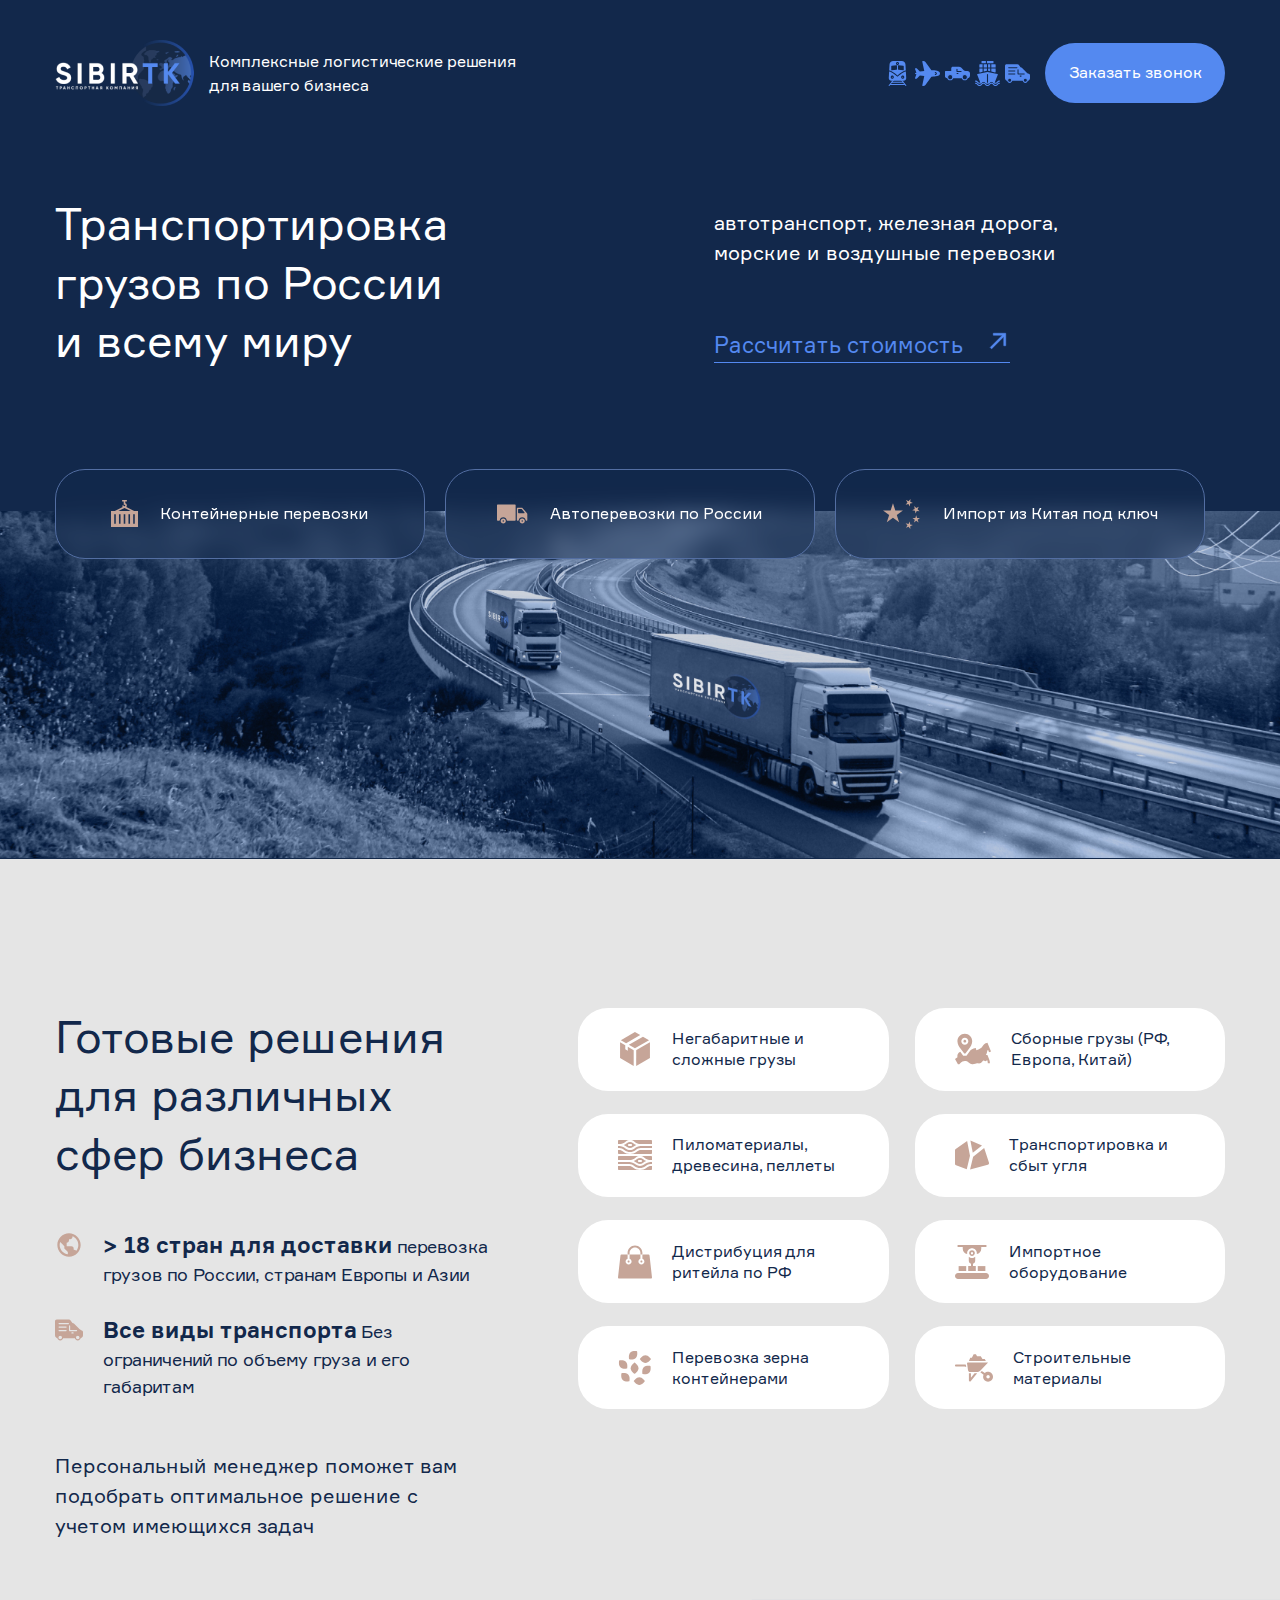
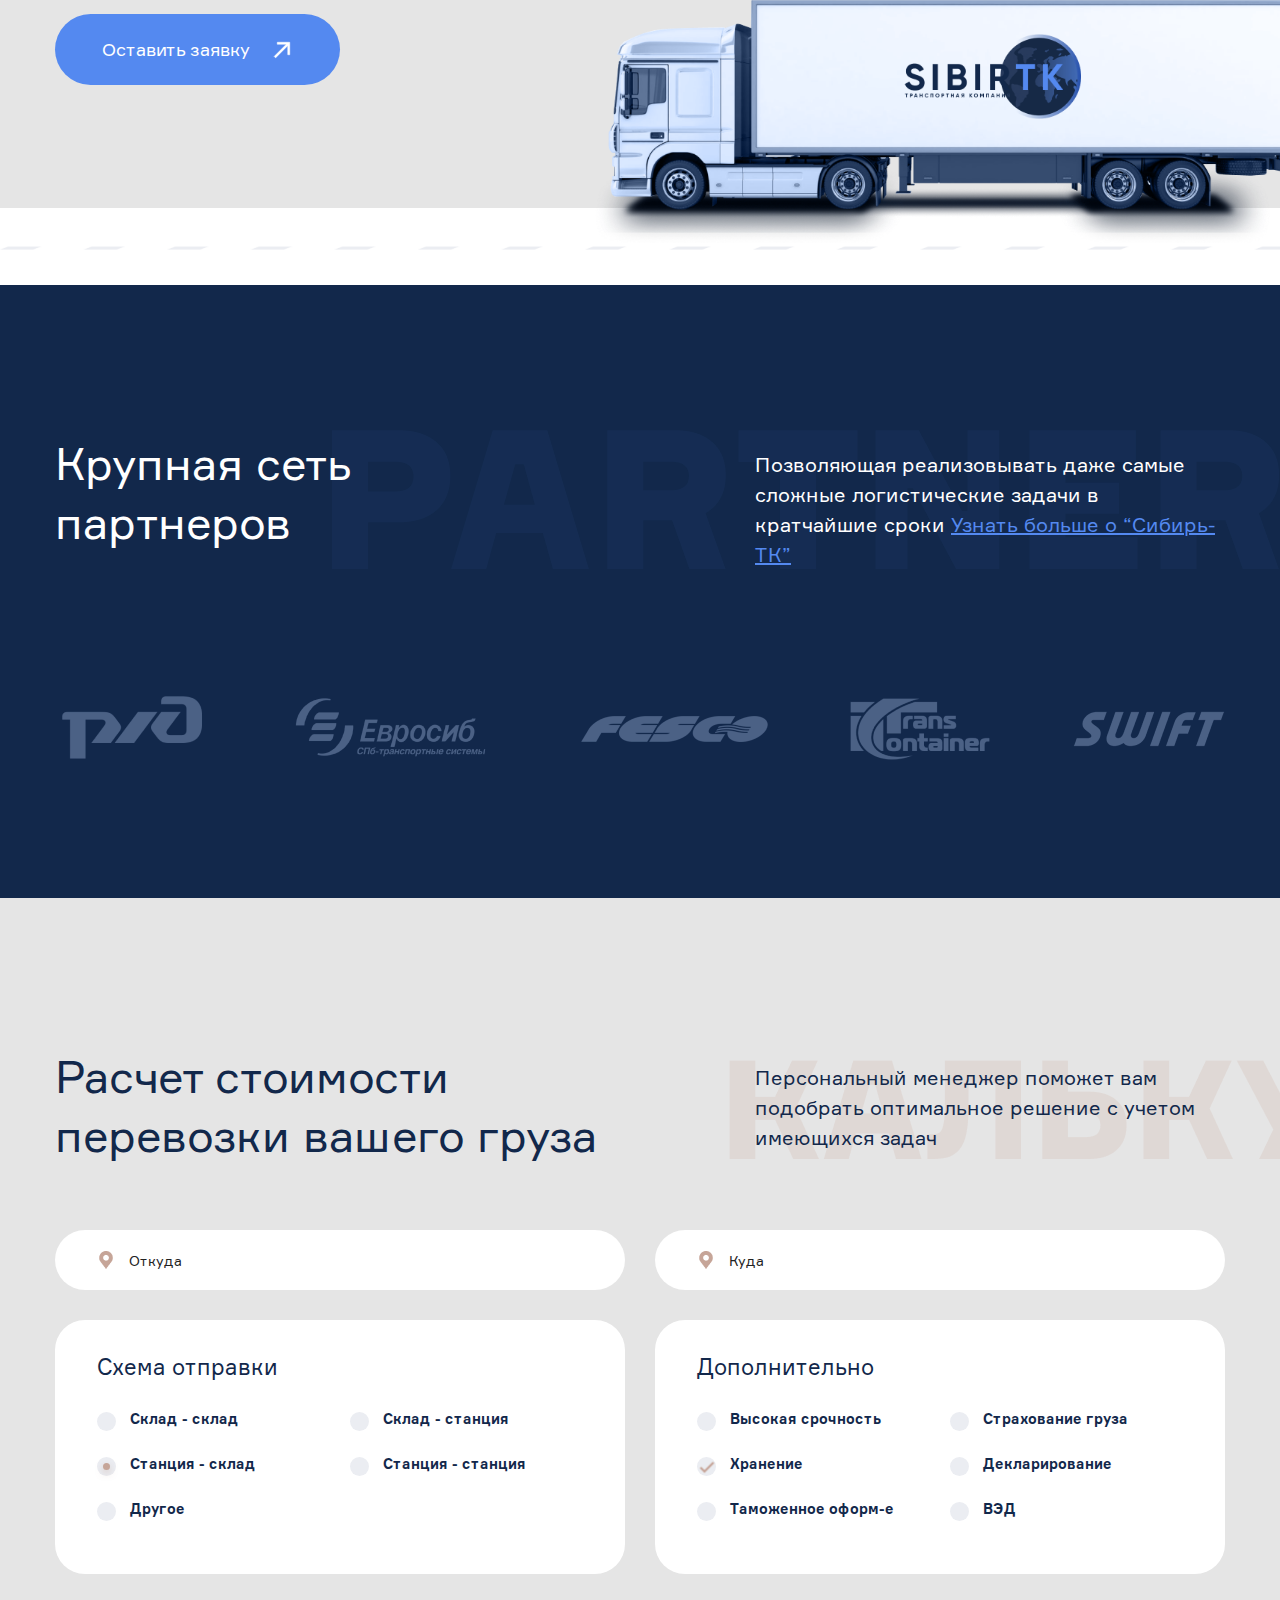
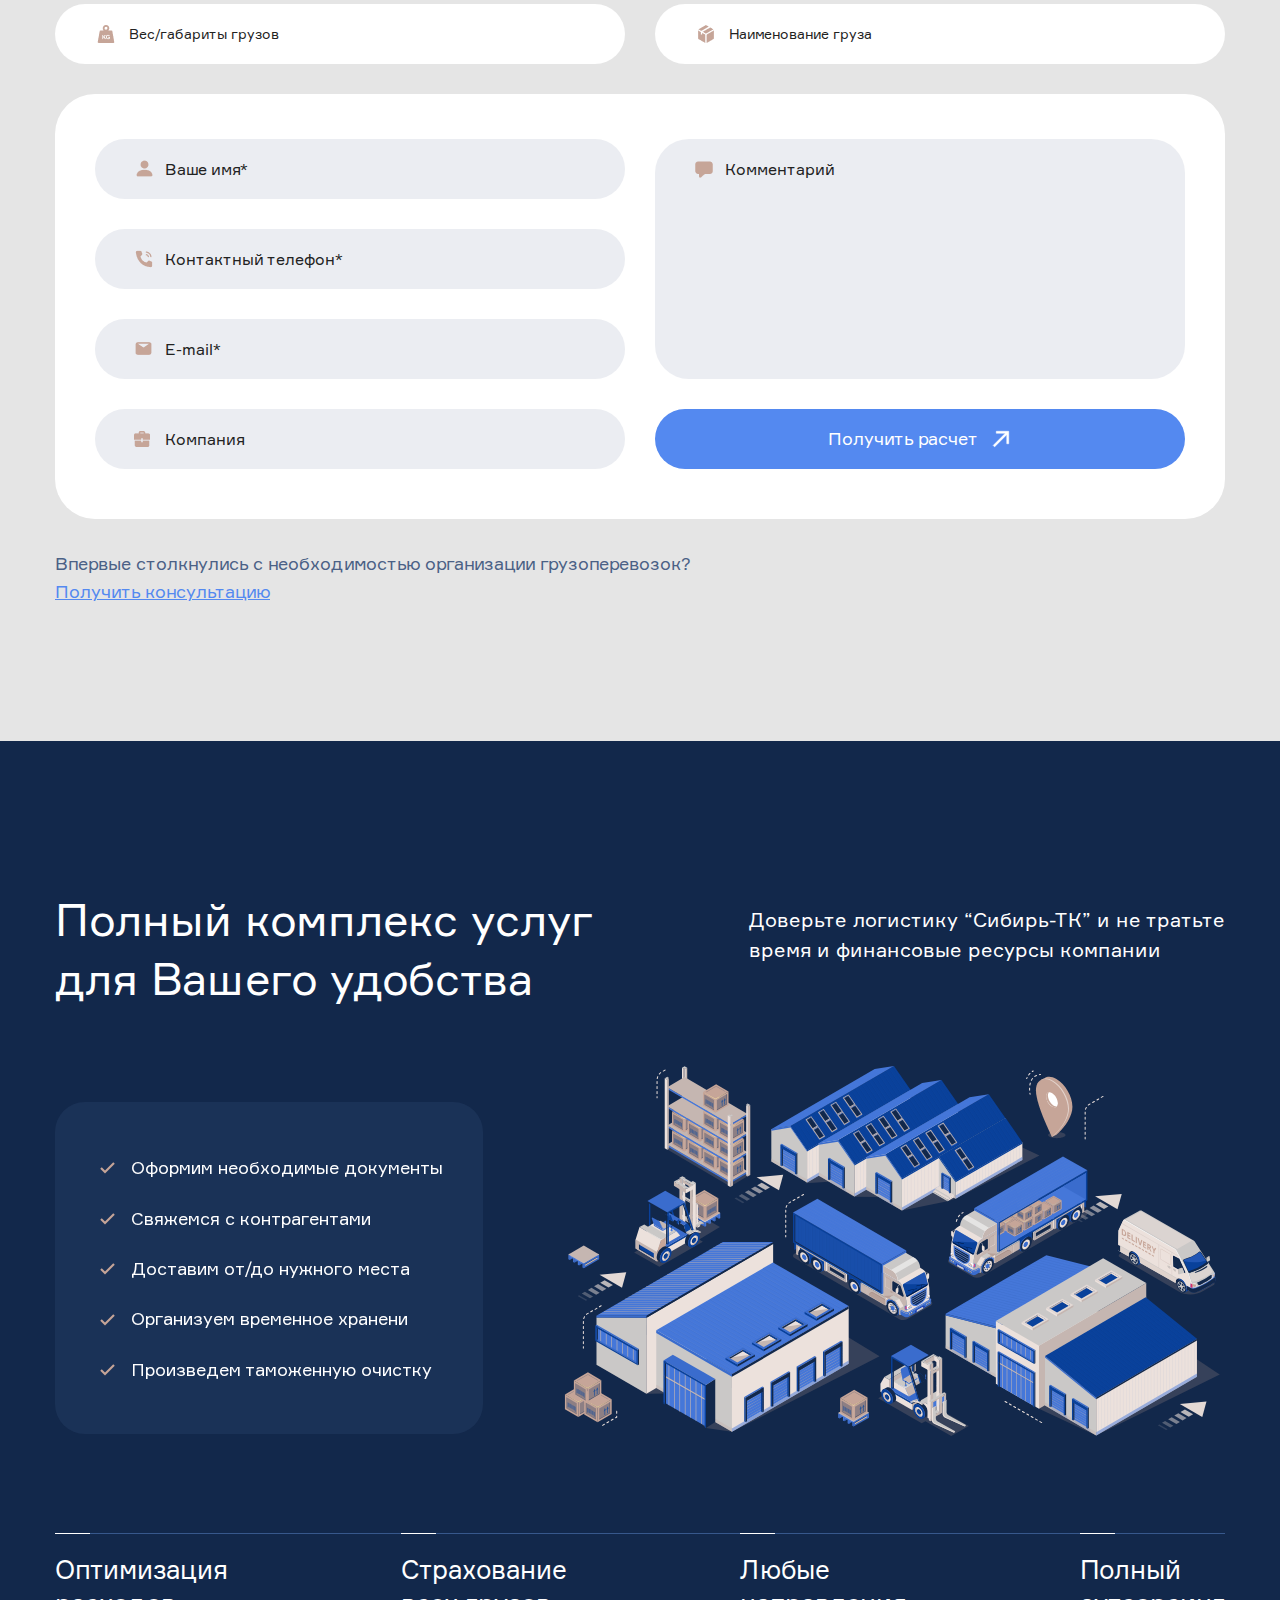
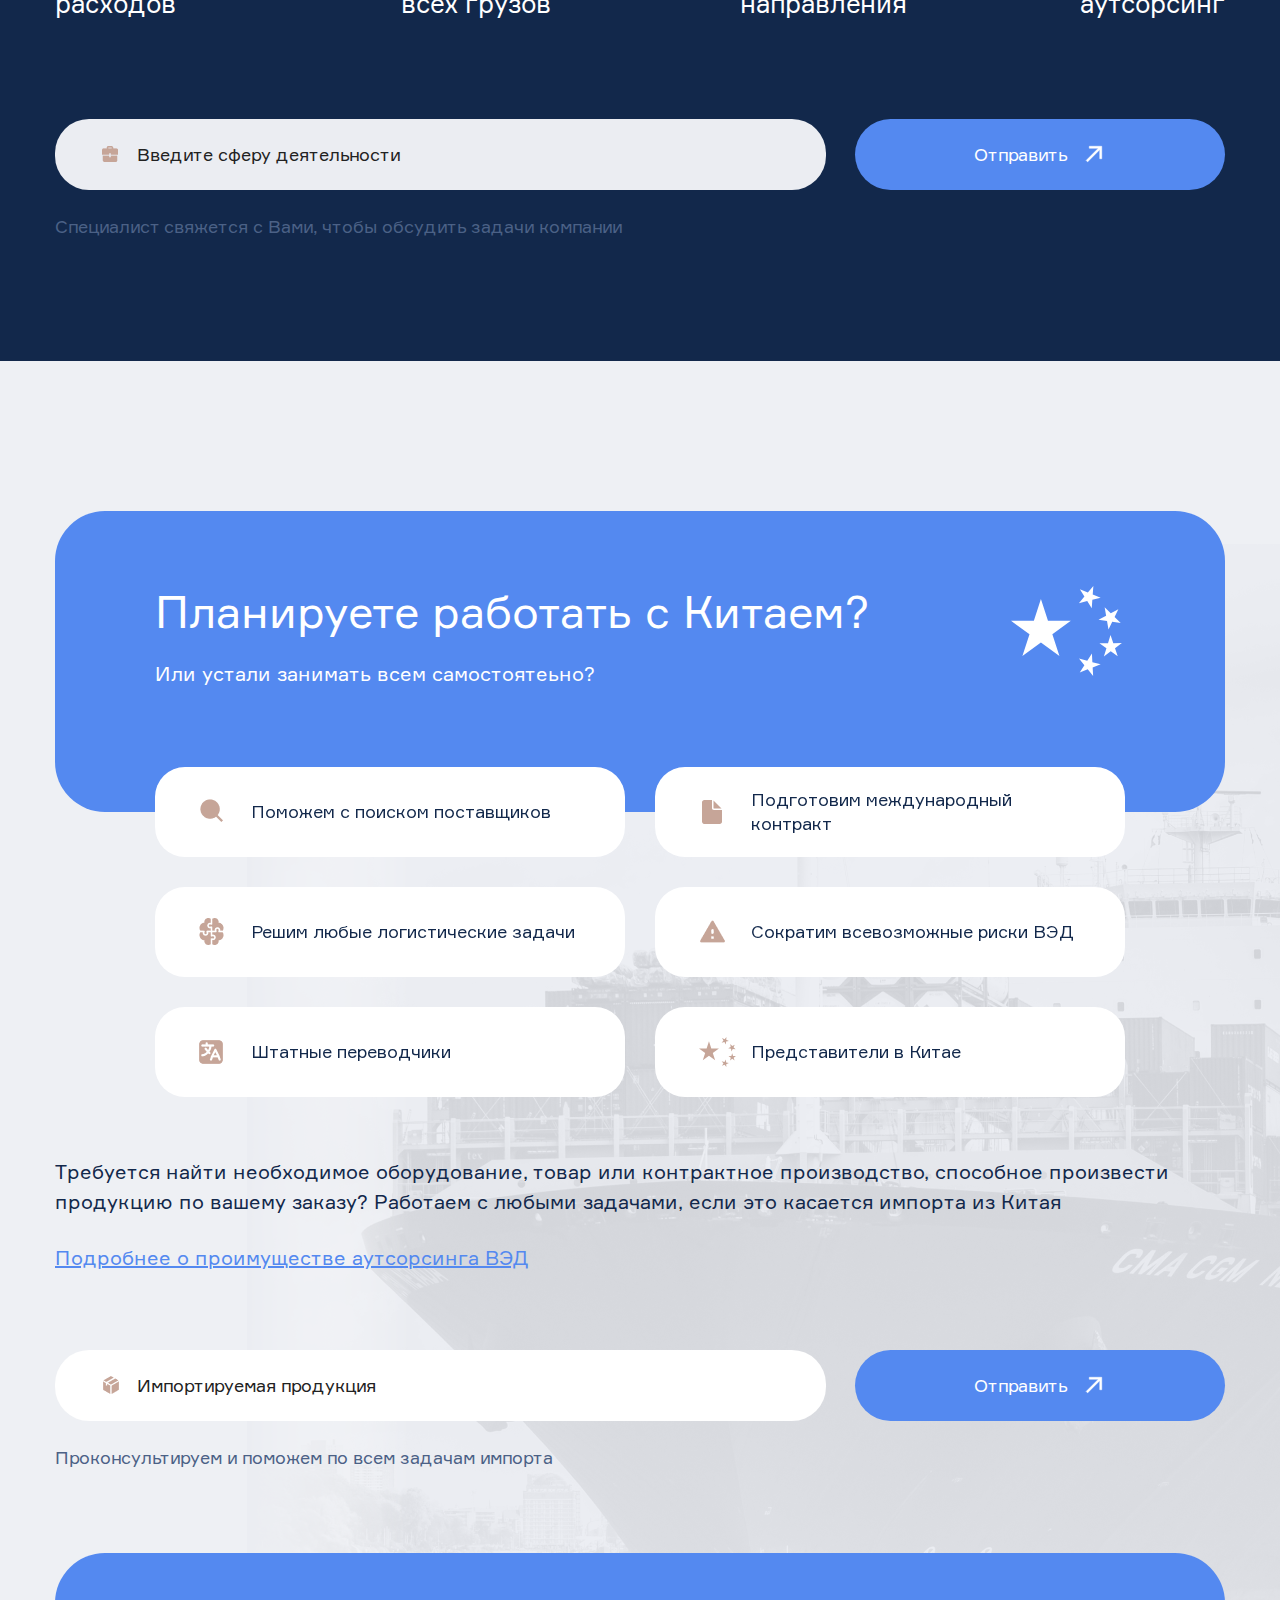
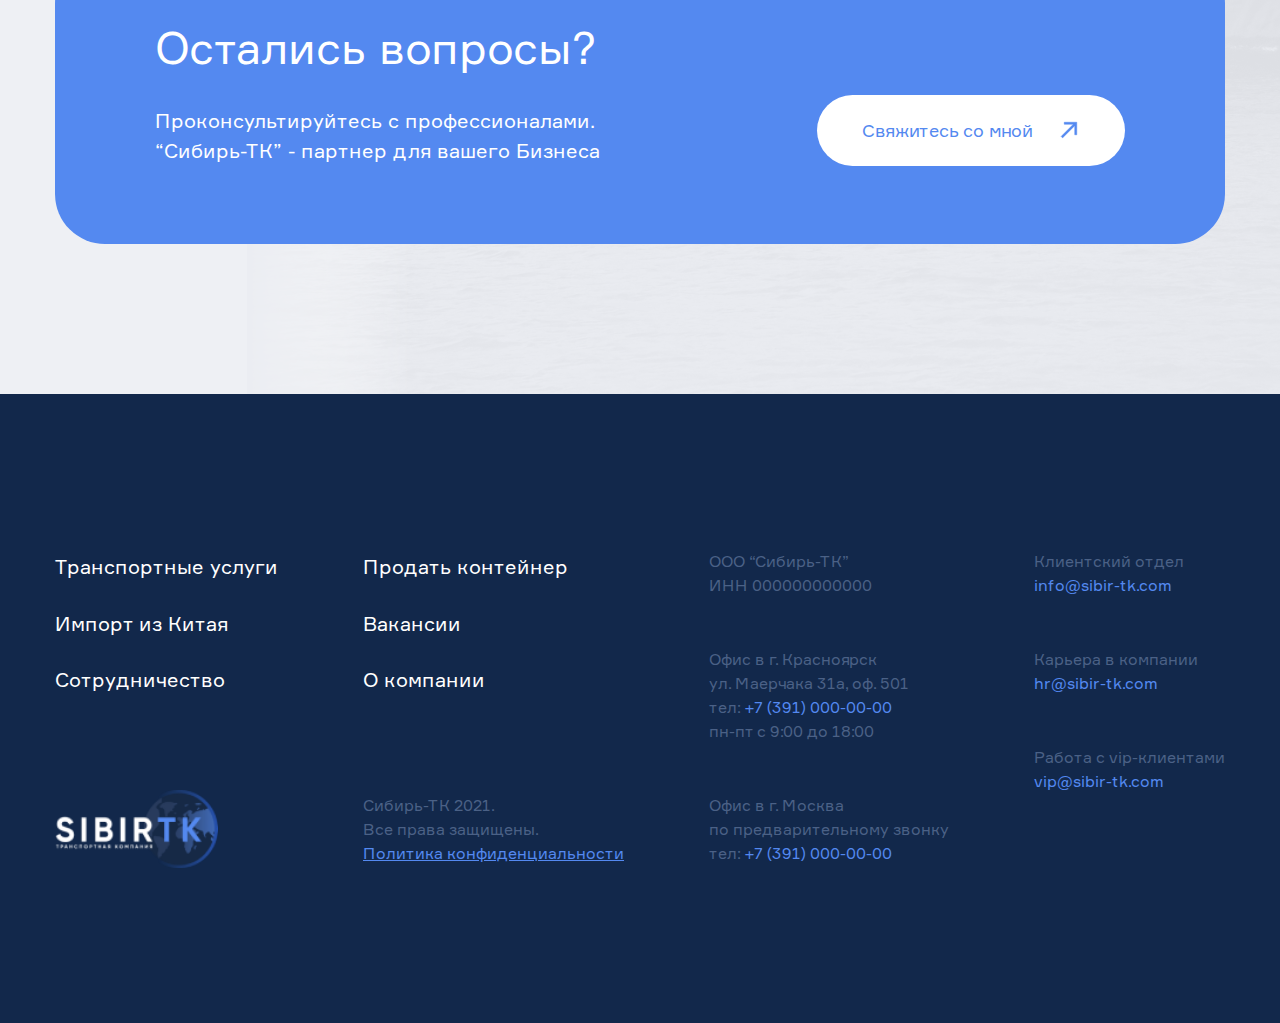
<file: index.html>
<!DOCTYPE html>
<html lang="ru">

<head>
    <meta charset="UTF-8">
    <meta http-equiv="X-UA-Compatible" content="IE=edge">
    <meta name="viewport" content="width=device-width, initial-scale=1.0">
    <title>Главная</title>
    <link rel="stylesheet" href="css/bootstrap.min.css">
    <link rel="stylesheet" href="css/swiper-bundle.min.css">
    <link rel="stylesheet" href="css/style.css">
</head>

<body>
    <div class="wrapper">
        <div class="content">

            <header class="header">
                <div class="container">
                    <div class="header__top">
                        <div class="header__top-left">
                            <a href="index.html" class="header__logo">
                                <img src="images/logo.png" alt="">
                            </a>
                            <div class="header__top-title">Комплексные логистические решения <br> для вашего бизнеса</div>
                        </div>
                        <div class="header__top-right">
                            <div class="header__top-icons">
                                <a href="#"><img src="images/train-blue.svg" alt=""></a>
                                <a href="#"><img src="images/aeroplane.svg" alt=""></a>
                                <a href="#"><img src="images/pick-up-truck.svg" alt=""></a>
                                <a href="#"><img src="images/cargo-ship-blue.svg" alt=""></a>
                                <a href="#"><img src="images/delivery-truck-blue.svg" alt=""></a>
                            </div>
                            <nav class="header__nav">
                                <div class="header__nav-container">
                                    <ul>
                                        <li class="header__nav-item"><a href="price.html">Расчет стоимости</a></li>
                                        <li class="header__nav-item"><a href="job.html">Услуги</a></li>
                                        <li class="header__nav-item"><a href="contacts.html">Контакты</a></li>
                                        <li class="header__nav-item"><a href="import.html">Импорт из Китая</a></li>
                                        <li class="header__nav-item"><a href="partnership.html">Сотрудничество</a></li>
                                    </ul>
                                    <button class="header__btn">Заказать звонок</button>
                                </div>
                            </nav>

                        </div>
                        <div class="header__burger ">

                        </div>
                    </div>
                </div>


            </header>

            <section class="main main--index" style="background-image: url('images/headerbg1.jpg');">
                <div class="container">
                    <div class="main__middle">
                        <h1 class="main__title">Транспортировка <br> грузов по России <br> и всему миру</h1>
                        <div class="main__middle-left">
                            <div class="main__desc">автотранспорт, железная дорога,<br> морские и воздушные перевозки</div>
                            <a href="price.html" class="main__take-price">
                                <span>Рассчитать стоимость</span>
                                <svg width="24" height="24" viewBox="0 0 24 24" fill="none" xmlns="http://www.w3.org/2000/svg">
                                    <path d="M7.5 4.25H7.25V4.5V6V6.25H7.5H16.3389L4.32322 18.2657L4.14645 18.4425L4.32322 18.6193L5.38072 19.6768L5.5575 19.8536L5.73428 19.6768L17.75 7.66105V16.5V16.75H18H19.5H19.75V16.5V4.5V4.25H19.5H7.5Z" fill="#5489F0" stroke="#5489F0" stroke-width="0.5"/>
                                </svg>
                            </a>
                        </div>
                    </div>
                    <div class="main__bottom">
                        <div class="swiper-container">
                            <div class="swiper-wrapper">
                                <div class="swiper-slide">
                                    <a href="#" class="main__item">
                                        <img src="images/container.svg" alt="">
                                        <span>Контейнерные перевозки</span>
                                    </a>
                                </div>
                                <div class="swiper-slide">
                                    <a href="#" class="main__item">
                                        <img src="images/cargo-truck.svg" alt="">
                                        <span>Автоперевозки по России</span>
                                    </a>
                                </div>
                                <div class="swiper-slide">
                                    <a href="#" class="main__item">
                                        <img src="images/stars.svg" alt="">
                                        <span>Импорт из Китая под ключ</span>
                                    </a>
                                </div>
                            </div>

                        </div>
                        <div class="swiper-pagination"></div>
                    </div>
                </div>
            </section>

            <section class="ready">
                <div class="container">
                    <div class="ready__inner">
                        <div class="ready__left">
                            <h2 class="ready__title">Готовые решения для различных сфер бизнеса</h2>
                            <div class="ready__info ready__info1">
                                <img src="images/bx_bx-world.svg" alt="">
                                <div>
                                    <strong>> 18 стран для доставки</strong>
                                    <span>перевозка грузов по России, странам Европы и Азии</span>
                                </div>
                            </div>
                            <div class="ready__info ready__info2">
                                <img src="images/delivery-truck.svg" alt="">
                                <div>
                                    <strong>Все виды транспорта</strong>
                                    <span>Без ограничений по объему груза и его габаритам</span>
                                </div>
                            </div>
                            <p class="ready__desc">Персональный менеджер поможет вам подобрать оптимальное решение с учетом имеющихся задач</p>
                            <button class="ready__btn btn1">
                                <span>Оставить заявку</span>
                                <svg width="24" height="24" viewBox="0 0 24 24" fill="none" xmlns="http://www.w3.org/2000/svg">
                                    <path d="M7.5 4.25H7.25V4.5V6V6.25H7.5H16.3389L4.32322 18.2657L4.14645 18.4425L4.32322 18.6193L5.38072 19.6768L5.5575 19.8536L5.73428 19.6768L17.75 7.66105V16.5V16.75H18H19.5H19.75V16.5V4.5V4.25H19.5H7.5Z" fill="#FFF" stroke="#FFF" stroke-width="0.5"/>
                                </svg>
                            </button>
                        </div>
                        <div class="ready__right">
                            <div class="ready__item">
                                <img src="images/box.svg" alt="">
                                <span>Негабаритные
                                    и сложные грузы</span>
                            </div>
                            <div class="ready__item">
                                <img src="images/map.svg" alt="">
                                <span>Сборные грузы
                                    (РФ, Европа, Китай)</span>
                            </div>
                            <div class="ready__item">
                                <img src="images/wood.svg" alt="">
                                <span>Пиломатериалы, древесина, пеллеты</span>
                            </div>
                            <div class="ready__item">
                                <img src="images/coal.svg" alt="">
                                <span>Транспортировка
                                    и сбыт угля</span>
                            </div>
                            <div class="ready__item">
                                <img src="images/shopping-bag.svg" alt="">
                                <span>Дистрибуция
                                    для ритейла по РФ</span>
                            </div>
                            <div class="ready__item">
                                <img src="images/machinery.svg" alt="">
                                <span>Импортное оборудование</span>
                            </div>
                            <div class="ready__item">
                                <img src="images/sesame.svg" alt="">
                                <span>Перевозка зерна контейнерами</span>
                            </div>
                            <div class="ready__item">
                                <img src="images/barrow-with-construction-materials.svg" alt="">
                                <span>Строительные материалы</span>
                            </div>
                        </div>
                    </div>
                </div>
            </section>

            <section class="partner">
                <div class="container">
                    <div class="partner__inner">
                        <h2 class="partner__title">Крупная сеть <br> партнеров</h2>
                        <p class="partner__desc">Позволяющая реализовывать даже самые сложные логистические задачи в кратчайшие сроки <a href="#">Узнать больше о “Сибирь-ТК”</a></p>
                    </div>
                    <div class="partner__items">
                        <div class="partner__item">
                            <img src="images/partner1.png" alt="">
                        </div>
                        <div class="partner__item">
                            <img src="images/partner2.png" alt="">
                        </div>
                        <div class="partner__item">
                            <img src="images/partner3.png" alt="">
                        </div>
                        <div class="partner__item">
                            <img src="images/partner4.png" alt="">
                        </div>
                        <div class="partner__item">
                            <img src="images/partner5.png" alt="">
                        </div>
                    </div>
                </div>
            </section>

            <section class="calc">
                <div class="container">
                    <div class="calc__inner">
                        <div class="calc__top">
                            <h2 class="calc__title">Расчет стоимости <br> перевозки вашего груза</h2>
                            <p class="calc__desc">Персональный менеджер поможет вам подобрать оптимальное решение с учетом имеющихся задач</p>
                        </div>
                        <form action="" class="calc__form">
                            <div class="calc__from">
                                <input type="text" placeholder="Откуда">
                            </div>
                            <div class="calc__to">
                                <input type="text" placeholder="Куда">
                            </div>
                            <div class="calc__scheme">
                                <p class="calc__scheme-title">Схема отправки</p>
                                <div class="calc__scheme-radios">
                                    <div class="calc__scheme-radio">
                                        <input type="radio" name="scheme" class="radio" id="scheme1" />
                                        <label for="scheme1">
                                            Склад - склад
                                        </label>
                                    </div>
                                    <div class="calc__scheme-radio">
                                        <input type="radio" name="scheme" class="radio" id="scheme2" />
                                        <label for="scheme2">
                                            Склад - станция
                                        </label>
                                    </div>
                                    <div class="calc__scheme-radio">
                                        <input checked type="radio" name="scheme" class="radio" id="scheme3" />
                                        <label for="scheme3">
                                            Станция - склад
                                        </label>
                                    </div>
                                    <div class="calc__scheme-radio">
                                        <input type="radio" name="scheme" class="radio" id="scheme4" />
                                        <label for="scheme4">
                                            Станция - станция
                                        </label>
                                    </div>
                                    <div class="calc__scheme-radio">
                                        <input type="radio" name="scheme" class="radio" id="scheme5" />
                                        <label for="scheme5">
                                            Другое
                                        </label>
                                    </div>
                                </div>
                            </div>
                            <div class="calc__extra">
                                <p class="calc__extra-title">Дополнительно</p>
                                <div class="calc__extra-checkboxes">
                                    <div class="calc__extra-checkbox">
                                        <input type="checkbox" class="checkbox" id="extra1" />
                                        <label for="extra1">
                                            Высокая срочность
                                        </label>
                                    </div>
                                    <div class="calc__extra-checkbox">
                                        <input type="checkbox" class="checkbox" id="extra2" />
                                        <label for="extra2">
                                            Страхование груза
                                        </label>
                                    </div>
                                    <div class="calc__extra-checkbox">
                                        <input checked type="checkbox" class="checkbox" id="extra3" />
                                        <label for="extra3">
                                            Хранение
                                        </label>
                                    </div>
                                    <div class="calc__extra-checkbox">
                                        <input type="checkbox" class="checkbox" id="extra4" />
                                        <label for="extra4">
                                            Декларирование
                                        </label>
                                    </div>
                                    <div class="calc__extra-checkbox">
                                        <input type="checkbox" class="checkbox" id="extra5" />
                                        <label for="extra5">
                                            Таможенное оформ-е
                                        </label>
                                    </div>
                                    <div class="calc__extra-checkbox">
                                        <input type="checkbox" class="checkbox" id="extra6" />
                                        <label for="extra6">
                                            ВЭД
                                        </label>
                                    </div>
                                </div>
                            </div>
                            <div class="calc__cargo-weight">
                                <input type="text" placeholder="Вес/габариты грузов">
                            </div>
                            <div class="calc__cargo-name">
                                <input type="text" placeholder="Наименование груза">
                            </div>
                            <div class="calc__info">
                                <input class="calc__info-name" type="text" placeholder="Ваше имя*">
                                <input class="calc__info-tel" type="tel" placeholder="Контактный телефон*">
                                <input class="calc__info-email" type="email" placeholder="E-mail*">
                                <input class="calc__info-co" type="text" placeholder="Компания">
                                <textarea class="calc__info-com" placeholder="Комментарий"></textarea>
                                <button class="calc__info-btn btn1">
                                    <span>Получить расчет</span>
                                    <svg width="24" height="24" viewBox="0 0 24 24" fill="none" xmlns="http://www.w3.org/2000/svg">
                                        <path d="M7.5 4.25H7.25V4.5V6V6.25H7.5H16.3389L4.32322 18.2657L4.14645 18.4425L4.32322 18.6193L5.38072 19.6768L5.5575 19.8536L5.73428 19.6768L17.75 7.66105V16.5V16.75H18H19.5H19.75V16.5V4.5V4.25H19.5H7.5Z" fill="#FFF" stroke="#FFF" stroke-width="0.5"/>
                                    </svg>
                                </button>
                            </div>
                            <div class="calc__agree">
                                Впервые столкнулись с необходимостью организации грузоперевозок?<br>
                                <a href="#">Получить консультацию</a>
                            </div>
                        </form>

                    </div>
                </div>
            </section>

            <section class="full">
                <div class="container">
                    <div class="full__top">
                        <h2 class="full__title">Полный комплекс услуг <br> для Вашего удобства</h2>
                        <p class="full__desc">Доверьте логистику “Сибирь-ТК” и не тратьте <br> время и финансовые ресурсы компании</p>
                    </div>
                    <div class="full__middle">
                        <div class="full__middle-left">
                            <ul class="full__list">
                                <li class="full__list-item">Оформим необходимые документы</li>
                                <li class="full__list-item">Свяжемся с контрагентами</li>
                                <li class="full__list-item">Доставим от/до нужного места</li>
                                <li class="full__list-item">Организуем временное хранени</li>
                                <li class="full__list-item">Произведем таможенную очистку</li>
                            </ul>
                        </div>

                        <div class="full__img">
                            <img src="images/full-img.svg" alt="">
                        </div>
                    </div>
                    <div class="full__steps">
                        <div class="full__step">Оптимизация <br> расходов</div>
                        <div class="full__step">Страхование <br> всех грузов</div>
                        <div class="full__step">Любые <br> направления</div>
                        <div class="full__step">Полный <br> аутсорсинг</div>
                    </div>
                    <div class="full__bottom">
                        <form action="" class="full__form">
                            <input type="text" placeholder="Введите сферу деятельности">
                            <button class="full__form-btn btn1">
                                <span>Отправить</span>
                                <svg width="24" height="24" viewBox="0 0 24 24" fill="none" xmlns="http://www.w3.org/2000/svg">
                                    <path d="M7.5 4.25H7.25V4.5V6V6.25H7.5H16.3389L4.32322 18.2657L4.14645 18.4425L4.32322 18.6193L5.38072 19.6768L5.5575 19.8536L5.73428 19.6768L17.75 7.66105V16.5V16.75H18H19.5H19.75V16.5V4.5V4.25H19.5H7.5Z" fill="#FFF" stroke="#FFF" stroke-width="0.5"/>
                                </svg>
                            </button>
                        </form>
                        <p class="full__bottom-info">Специалист свяжется с Вами, чтобы обсудить задачи компании</p>
                    </div>
                </div>
            </section>

            <section class="info">
                <div class="container">
                    <div class="info__top">
                        <div class="info__top-left">
                            <p class="info__top-title">Планируете работать с Китаем?</p>
                            <p class="info__top-desc">Или устали занимать всем самостоятеьно?</p>
                        </div>
                        <div class="info__top-img">
                            <svg viewBox="0 0 39 32" fill="none" xmlns="http://www.w3.org/2000/svg">
                                <path d="M10.9716 5.35718L13.326 12.6015H20.9432L14.7855 17.0866L17.1399 24.3309L10.9716 19.8565L4.80327 24.3309L7.16832 17.0866L1 12.6015H8.61719L10.9716 5.35718Z" fill="#fff"/>
                                <path d="M28.3796 31L26.5792 28.7841L23.9158 29.8175L25.4606 27.4205L23.6602 25.1939L26.4194 25.929L27.9748 23.532L28.1239 26.3871L30.8938 27.1222L28.2198 28.1449L28.3796 31Z" fill="#fff"/>
                                <path d="M31.9584 24.5015L32.8106 21.7742L30.4775 20.1229L33.3327 20.0803L34.1743 17.353L35.1011 20.059L37.9562 20.027L35.6657 21.7316L36.5819 24.4375L34.2488 22.7863L31.9584 24.5015Z" fill="#fff"/>
                                <path d="M36.7847 8.77696L35.5276 11.3444L37.5731 13.3366L34.7499 12.9318L33.4928 15.4886L33.0028 12.6761L30.1689 12.2713L32.7045 10.9396L32.2144 8.11646L34.2599 10.1086L36.7847 8.77696Z" fill="#fff"/>
                                <path d="M28.4539 1L28.2409 3.84446L30.8936 4.92046L28.113 5.60227L27.9106 8.45739L26.4085 6.02841L23.6279 6.71023L25.471 4.52628L23.9582 2.10795L26.6109 3.18395L28.4539 1Z" fill="#fff"/>
                            </svg>

                        </div>
                    </div>
                    <div class="info__steps">
                        <div class="info__step">Поможем с поиском поставщиков</div>
                        <div class="info__step">Подготовим международный контракт</div>
                        <div class="info__step">Решим любые логистические задачи</div>
                        <div class="info__step">Сократим всевозможные риски ВЭД</div>
                        <div class="info__step">Штатные переводчики</div>
                        <div class="info__step">Представители в Китае</div>
                    </div>
                    <p class="info__desc">Требуется найти необходимое оборудование, товар или контрактное производство, способное произвести продукцию по вашему заказу? Работаем с любыми задачами, если это касается импорта из Китая</p>
                    <a href="" class="info__link">Подробнее о проимуществе аутсорсинга ВЭД</a>
                    <form action="" class="info__form">
                        <input type="text" placeholder="Импортируемая продукция">
                        <button class="info__form-btn btn1">
                            <span>Отправить</span>
                            <svg width="24" height="24" viewBox="0 0 24 24" fill="none" xmlns="http://www.w3.org/2000/svg">
                                <path d="M7.5 4.25H7.25V4.5V6V6.25H7.5H16.3389L4.32322 18.2657L4.14645 18.4425L4.32322 18.6193L5.38072 19.6768L5.5575 19.8536L5.73428 19.6768L17.75 7.66105V16.5V16.75H18H19.5H19.75V16.5V4.5V4.25H19.5H7.5Z" fill="#FFF" stroke="#FFF" stroke-width="0.5"/>
                            </svg>
                        </button>

                    </form>
                    <p class="info__form-desc">Проконсультируем и поможем по всем задачам импорта</p>
                    <div class="info__question">
                        <div class="info__question-left">
                            <p class="info__question-title">Остались вопросы?</p>
                            <p class="info__question-desc">Проконсультируйтесь с профессионалами. <br> “Сибирь-ТК” - партнер для вашего Бизнеса</p>
                        </div>
                        <button class="btn2 info__question-btn">    
                            <span>Свяжитесь со мной</span>
                            <svg width="24" height="24" viewBox="0 0 24 24" fill="none" xmlns="http://www.w3.org/2000/svg">
                                <path d="M7.5 4.25H7.25V4.5V6V6.25H7.5H16.3389L4.32322 18.2657L4.14645 18.4425L4.32322 18.6193L5.38072 19.6768L5.5575 19.8536L5.73428 19.6768L17.75 7.66105V16.5V16.75H18H19.5H19.75V16.5V4.5V4.25H19.5H7.5Z" fill="#5489F0" stroke="#5489F0" stroke-width="0.5"/>
                            </svg>
                        </button>
                    </div>
                </div>
            </section>

        </div>

        <footer class="footer">
            <div class="container">
                <div class="footer__inner">
                    <div class="footer__col">
                        <a href="#" class="footer__item">Транспортные услуги</a>
                        <a href="#" class="footer__item">Импорт из Китая</a>
                        <a href="#" class="footer__item">Сотрудничество</a>
                        <a href="index.html" class="footer__logo">
                            <img src="images/logo.png" alt="">
                        </a>


                    </div>
                    <div class="footer__col">
                        <a href="#" class="footer__item">Продать контейнер</a>
                        <a href="#" class="footer__item">Вакансии</a>
                        <a href="#" class="footer__item">О компании</a>
                        <p class="footer__privacy">
                            Сибирь-ТК 2021. <br> Все права защищены. <br>
                            <a href="#">Политика конфиденциальности</a>
                        </p>


                    </div>
                    <div class="footer__col">
                        <p class="footer__inn footer__info">ООО “Сибирь-ТК” <br> ИНН 000000000000</p>
                        <div class="footer__info">
                            Офис в г. Красноярск <br> ул. Маерчака 31а, оф. 501 <br> тел: <a href=" +73910000000"> +7 (391) 000-00-00</a> <br> пн-пт с 9:00 до 18:00
                        </div>
                        <div class="footer__info">
                            Офис в г. Москва <br> по предварительному звонку <br> тел: <a href=" +73910000000"> +7 (391) 000-00-00</a>
                        </div>
                    </div>
                    <div class="footer__col">
                        <div class="footer__info">
                            Клиентский отдел <br>
                            <a href="mailto:info@sibir-tk.com">info@sibir-tk.com</a>
                        </div>
                        <div class="footer__info">
                            Карьера в компании <br>
                            <a href="mailto:hr@sibir-tk.com">hr@sibir-tk.com</a>
                        </div>
                        <div class="footer__info">
                            Работа с vip-клиентами <br>
                            <a href="mailto:vip@sibir-tk.com">vip@sibir-tk.com</a>
                        </div>
                    </div>
                </div>
            </div>
        </footer>


    </div>
    <script src="js/jquery.min.js"></script>
    <script src="js/swiper.js"></script>
    <script src="js/index.js"></script>
</body>

</html>
</file>
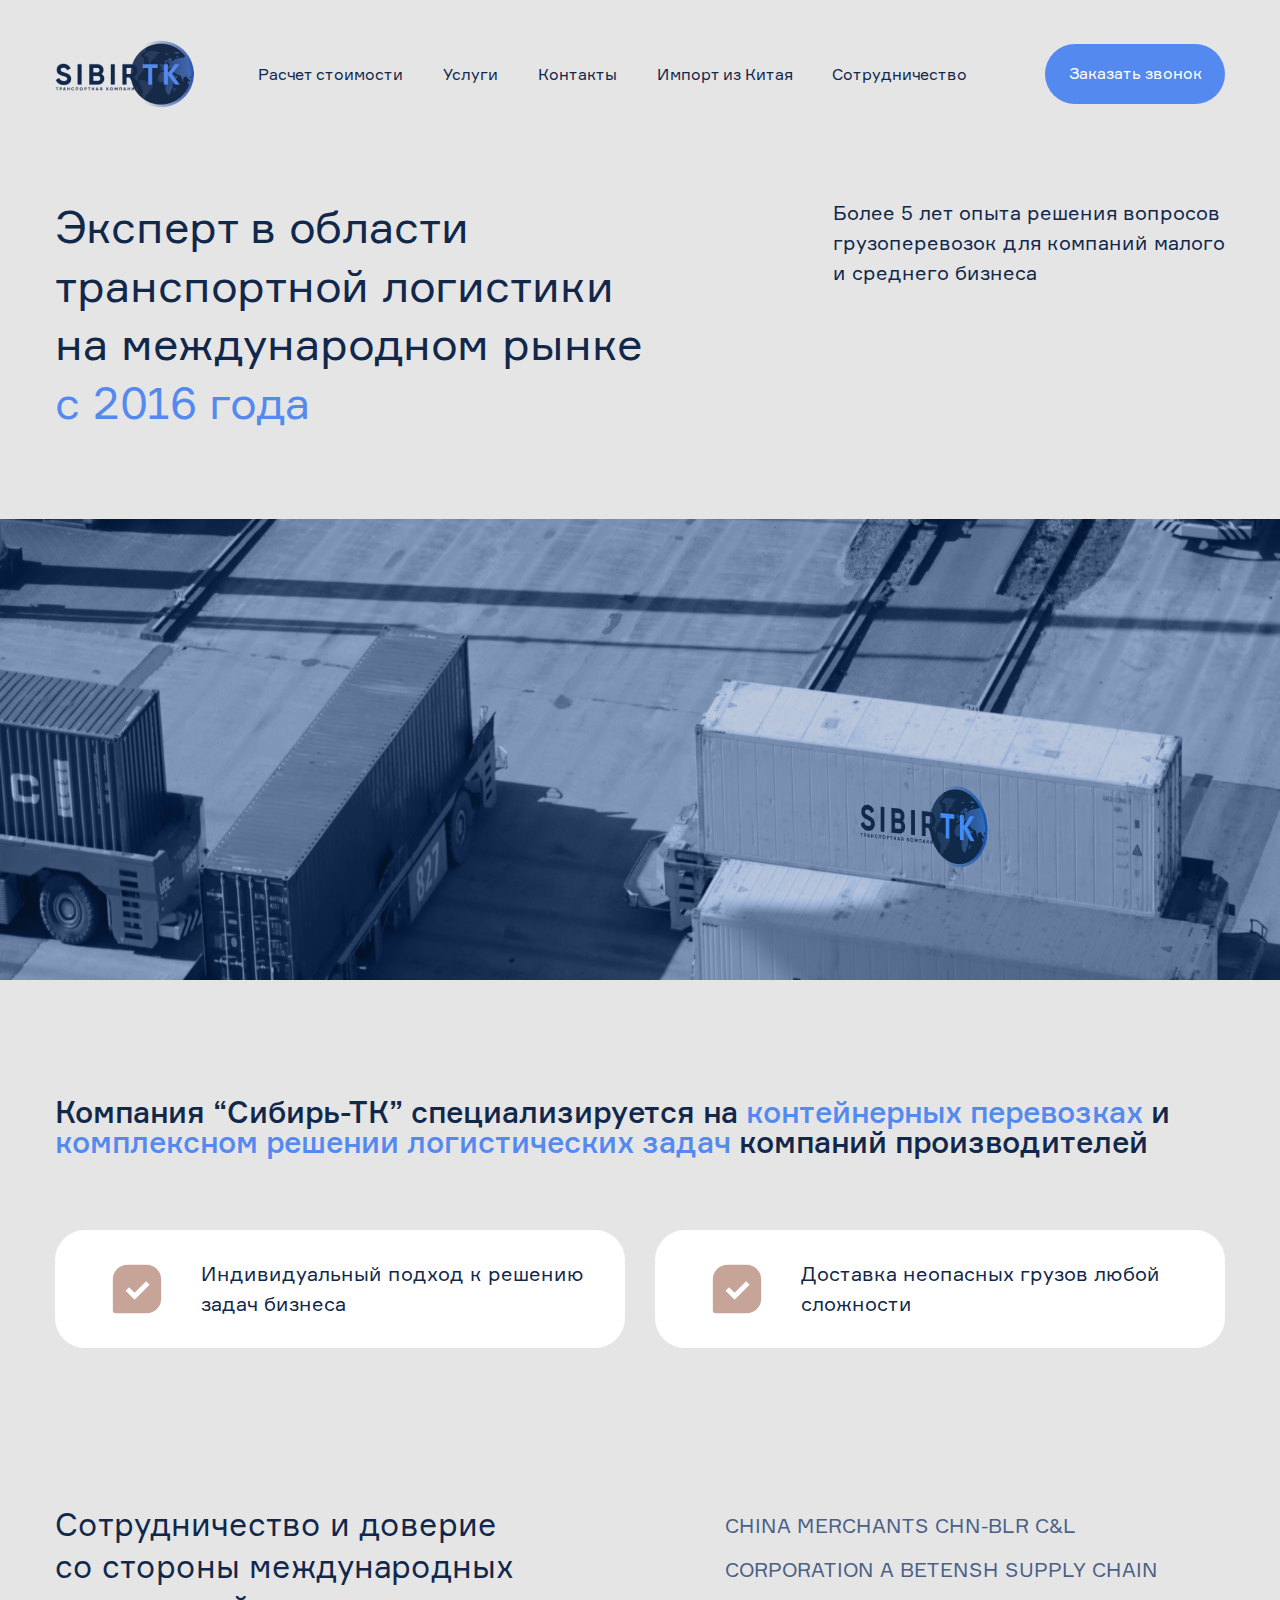
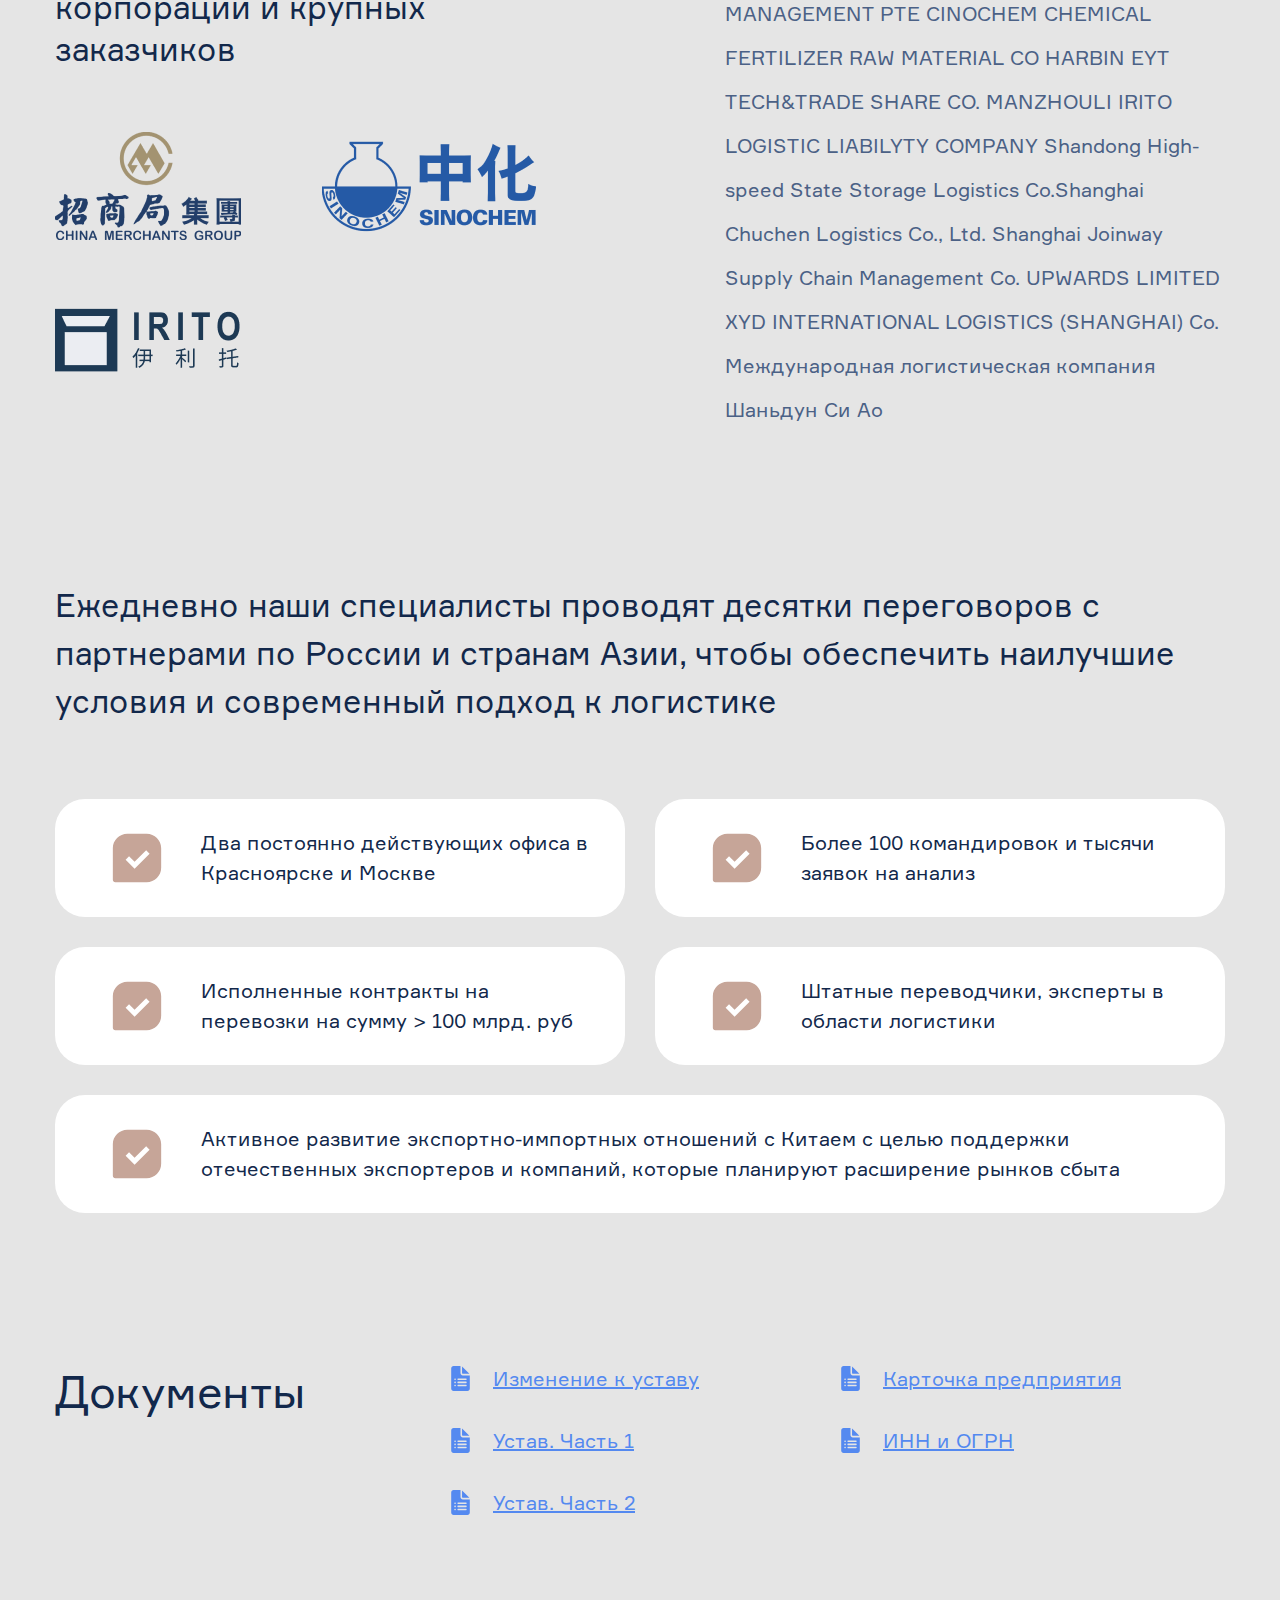
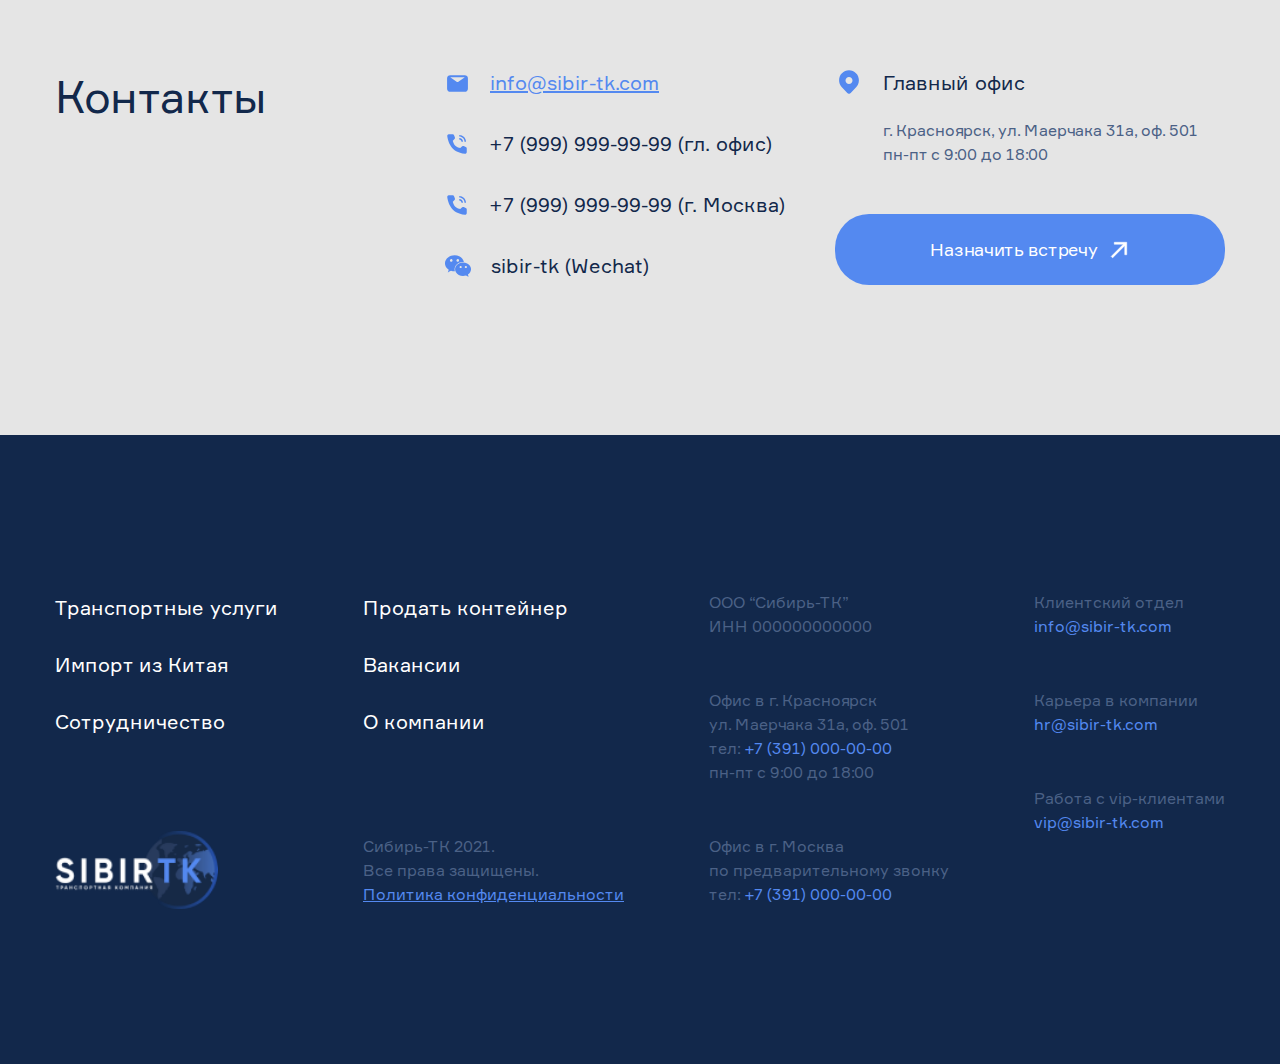
<file: contacts.html>
<!DOCTYPE html>
<html lang="ru">

<head>
    <meta charset="UTF-8">
    <meta http-equiv="X-UA-Compatible" content="IE=edge">
    <meta name="viewport" content="width=device-width, initial-scale=1.0">
    <title>Контакты</title>
    <link rel="stylesheet" href="css/bootstrap.min.css">
    <link rel="stylesheet" href="css/swiper-bundle.min.css">
    <link rel="stylesheet" href="css/style.css">
</head>

<body>
    <div class="wrapper">
        <div class="content">

            <header class="header  header--2 header--light">

                <div class="container">
                    <div class="header__top">
                        <div class="header__top-left">
                            <a href="index.html" class="header__logo">
                                <img src="images/logo2.png" alt="">
                            </a>
                            <div class="header__top-title">Комплексные логистические решения для вашего бизнеса</div>
                        </div>
                        <div class="header__top-right">
                            <div class="header__top-icons">
                                <a href="#"><img src="images/train.svg" alt=""></a>
                                <a href="#"><img src="images/aeroplane.svg" alt=""></a>
                                <a href="#"><img src="images/pick-up-truck.svg" alt=""></a>
                                <a href="#"><img src="images/cargo-ship.svg" alt=""></a>
                                <a href="#"><img src="images/delivery-truck.svg" alt=""></a>
                            </div>
                            <nav class="header__nav">
                                <div class="header__nav-container">
                                    <ul>
                                        <li class="header__nav-item"><a href="price.html">Расчет стоимости</a></li>
                                        <li class="header__nav-item"><a href="job.html">Услуги</a></li>
                                        <li class="header__nav-item"><a href="contacts.html">Контакты</a></li>
                                        <li class="header__nav-item"><a href="import.html">Импорт из Китая</a></li>
                                        <li class="header__nav-item"><a href="partnership.html">Сотрудничество</a></li>
                                    </ul>
                                    <button class="header__btn">Заказать звонок</button>
                                </div>
                            </nav>

                        </div>
                        <div class="header__burger ">

                        </div>
                    </div>
                </div>
            </header>

            <section class="main-contact">
                <div class="container">
                    <div class="main-contact__inner">
                        <h1 class="main-contact__title">Эксперт в области <br> транспортной логистики <br> на международном рынке <br> <span>с 2016 года</span></h1>
                        <p class="main-contact__desc">Более 5 лет опыта решения вопросов <br> грузоперевозок для компаний малого <br> и среднего бизнеса</p>
                    </div>
                </div>
            </section>

            <section class="advantages">
                <div class="container">
                    <div class="advantages__inner">
                        <h2 class="advantages__title">Компания “Сибирь-ТК” специализируется на <span>контейнерных перевозках</span> и <span>комплексном решении логистических задач</span> компаний производителей</h2>
                        <div class="advantages__items">
                            <div class="advantages__item">
                                <svg width="58" height="58" viewBox="0 0 58 58" fill="none" xmlns="http://www.w3.org/2000/svg">
                                    <path d="M38.6673 4.83301H19.334C11.3372 4.83301 4.83398 11.3363 4.83398 19.333V50.7497C4.83398 51.3906 5.0886 52.0053 5.54181 52.4585C5.99502 52.9117 6.60971 53.1663 7.25065 53.1663H38.6673C46.6641 53.1663 53.1673 46.6631 53.1673 38.6663V19.333C53.1673 11.3363 46.6641 4.83301 38.6673 4.83301ZM26.584 39.6668L17.6254 30.7083L21.0426 27.2911L26.584 32.8325L38.1671 21.2494L41.5842 24.6666L26.584 39.6668Z" fill="#C6A598"/>
                                </svg>

                                <span>Индивидуальный подход к решению задач бизнеса</span>
                            </div>
                            <div class="advantages__item">
                                <svg width="58" height="58" viewBox="0 0 58 58" fill="none" xmlns="http://www.w3.org/2000/svg">
                                    <path d="M38.6673 4.83301H19.334C11.3372 4.83301 4.83398 11.3363 4.83398 19.333V50.7497C4.83398 51.3906 5.0886 52.0053 5.54181 52.4585C5.99502 52.9117 6.60971 53.1663 7.25065 53.1663H38.6673C46.6641 53.1663 53.1673 46.6631 53.1673 38.6663V19.333C53.1673 11.3363 46.6641 4.83301 38.6673 4.83301ZM26.584 39.6668L17.6254 30.7083L21.0426 27.2911L26.584 32.8325L38.1671 21.2494L41.5842 24.6666L26.584 39.6668Z" fill="#C6A598"/>
                                </svg>

                                <span>Доставка неопасных грузов любой сложности</span>
                            </div>
                        </div>
                    </div>
                </div>
            </section>

            <section class="trust">
                <div class="container">
                    <div class="trust__inner">
                        <div class="trust__left">
                            <h3 class="trust__title">Сотрудничество и доверие со стороны международных корпораций и крупных заказчиков</h3>
                            <div class="trust__items">
                                <div class="trust__item"><img src="images/trust1.png" alt=""></div>
                                <div class="trust__item"><img src="images/trust2.png" alt=""></div>
                                <div class="trust__item"><img src="images/trust3.png" alt=""></div>
                            </div>
                        </div>
                        <div class="trust__right">
                            <p>CHINA MERCHANTS CHN-BLR C&L CORPORATION A BETENSH SUPPLY CHAIN MANAGEMENT PTE CINOCHEM CHEMICAL FERTILIZER RAW MATERIAL CO HARBIN EYT TECH&TRADE SHARE CO. MANZHOULI IRITO LOGISTIC LIABILYTY COMPANY Shandong High-speed State
                                Storage Logistics Co.Shanghai Chuchen Logistics Co., Ltd. Shanghai Joinway Supply Chain Management Co. UPWARDS LIMITED XYD INTERNATIONAL LOGISTICS (SHANGHAI) Co. Международная логистическая компания Шаньдун Си Ао</p>
                        </div>
                    </div>
                </div>
            </section>

            <section class="statistics">
                <div class="container">
                    <div class="statistics__inner">
                        <p class="statistics__title">Ежедневно наши специалисты проводят десятки переговоров с партнерами по России и странам Азии, чтобы обеспечить наилучшие условия и современный подход к логистике</p>
                        <div class="statistics__items">
                            <div class="statistics__item">
                                <svg width="58" height="58" viewBox="0 0 58 58" fill="none" xmlns="http://www.w3.org/2000/svg">
                                    <path d="M38.6673 4.83301H19.334C11.3372 4.83301 4.83398 11.3363 4.83398 19.333V50.7497C4.83398 51.3906 5.0886 52.0053 5.54181 52.4585C5.99502 52.9117 6.60971 53.1663 7.25065 53.1663H38.6673C46.6641 53.1663 53.1673 46.6631 53.1673 38.6663V19.333C53.1673 11.3363 46.6641 4.83301 38.6673 4.83301ZM26.584 39.6668L17.6254 30.7083L21.0426 27.2911L26.584 32.8325L38.1671 21.2494L41.5842 24.6666L26.584 39.6668Z" fill="#C6A598"/>
                                </svg>

                                <span>Два постоянно действующих офиса 
                                    в Красноярске и Москве</span>
                            </div>
                            <div class="statistics__item">
                                <svg width="58" height="58" viewBox="0 0 58 58" fill="none" xmlns="http://www.w3.org/2000/svg">
                                    <path d="M38.6673 4.83301H19.334C11.3372 4.83301 4.83398 11.3363 4.83398 19.333V50.7497C4.83398 51.3906 5.0886 52.0053 5.54181 52.4585C5.99502 52.9117 6.60971 53.1663 7.25065 53.1663H38.6673C46.6641 53.1663 53.1673 46.6631 53.1673 38.6663V19.333C53.1673 11.3363 46.6641 4.83301 38.6673 4.83301ZM26.584 39.6668L17.6254 30.7083L21.0426 27.2911L26.584 32.8325L38.1671 21.2494L41.5842 24.6666L26.584 39.6668Z" fill="#C6A598"/>
                                </svg>
                                <span>Более 100 командировок и тысячи заявок на анализ</span>
                            </div>
                            <div class="statistics__item">
                                <svg width="58" height="58" viewBox="0 0 58 58" fill="none" xmlns="http://www.w3.org/2000/svg">
                                    <path d="M38.6673 4.83301H19.334C11.3372 4.83301 4.83398 11.3363 4.83398 19.333V50.7497C4.83398 51.3906 5.0886 52.0053 5.54181 52.4585C5.99502 52.9117 6.60971 53.1663 7.25065 53.1663H38.6673C46.6641 53.1663 53.1673 46.6631 53.1673 38.6663V19.333C53.1673 11.3363 46.6641 4.83301 38.6673 4.83301ZM26.584 39.6668L17.6254 30.7083L21.0426 27.2911L26.584 32.8325L38.1671 21.2494L41.5842 24.6666L26.584 39.6668Z" fill="#C6A598"/>
                                </svg>
                                <span>Исполненные контракты на перевозки на сумму > 100 млрд. руб</span>
                            </div>
                            <div class="statistics__item">
                                <svg width="58" height="58" viewBox="0 0 58 58" fill="none" xmlns="http://www.w3.org/2000/svg">
                                    <path d="M38.6673 4.83301H19.334C11.3372 4.83301 4.83398 11.3363 4.83398 19.333V50.7497C4.83398 51.3906 5.0886 52.0053 5.54181 52.4585C5.99502 52.9117 6.60971 53.1663 7.25065 53.1663H38.6673C46.6641 53.1663 53.1673 46.6631 53.1673 38.6663V19.333C53.1673 11.3363 46.6641 4.83301 38.6673 4.83301ZM26.584 39.6668L17.6254 30.7083L21.0426 27.2911L26.584 32.8325L38.1671 21.2494L41.5842 24.6666L26.584 39.6668Z" fill="#C6A598"/>
                                </svg>
                                <span>Штатные переводчики, эксперты в области логистики</span>
                            </div>
                            <div class="statistics__item">
                                <svg width="58" height="58" viewBox="0 0 58 58" fill="none" xmlns="http://www.w3.org/2000/svg">
                                    <path d="M38.6673 4.83301H19.334C11.3372 4.83301 4.83398 11.3363 4.83398 19.333V50.7497C4.83398 51.3906 5.0886 52.0053 5.54181 52.4585C5.99502 52.9117 6.60971 53.1663 7.25065 53.1663H38.6673C46.6641 53.1663 53.1673 46.6631 53.1673 38.6663V19.333C53.1673 11.3363 46.6641 4.83301 38.6673 4.83301ZM26.584 39.6668L17.6254 30.7083L21.0426 27.2911L26.584 32.8325L38.1671 21.2494L41.5842 24.6666L26.584 39.6668Z" fill="#C6A598"/>
                                </svg>
                                <span>Активное развитие экспортно-импортных отношений с Китаем с целью поддержки отечественных экспортеров и компаний, которые планируют расширение рынков сбыта</span>
                            </div>
                        </div>
                    </div>
                </div>
            </section>

            <section class="docs">
                <div class="container">
                    <div class="docs__inner">
                        <div class="docs__col">
                            <p class="docs__title">Документы</p>
                        </div>
                        <div class="docs__col">
                            <a href="" download="">
                                <svg width="31" height="31" viewBox="0 0 31 31" fill="none" xmlns="http://www.w3.org/2000/svg">
                                    <path d="M15.4992 10.075V3.09998H8.52422C7.90759 3.09998 7.31622 3.34493 6.8802 3.78095C6.44417 4.21697 6.19922 4.80835 6.19922 5.42498V25.575C6.19922 26.1916 6.44417 26.783 6.8802 27.219C7.31622 27.655 7.90759 27.9 8.52422 27.9H22.4742C23.0908 27.9 23.6822 27.655 24.1182 27.219C24.5543 26.783 24.7992 26.1916 24.7992 25.575V12.4H17.8242C17.2076 12.4 16.6162 12.155 16.1802 11.719C15.7442 11.283 15.4992 10.6916 15.4992 10.075ZM9.29922 16.275C9.29922 16.0694 9.38087 15.8723 9.52621 15.727C9.67155 15.5816 9.86868 15.5 10.0742 15.5C10.2798 15.5 10.4769 15.5816 10.6222 15.727C10.7676 15.8723 10.8492 16.0694 10.8492 16.275C10.8492 16.4805 10.7676 16.6776 10.6222 16.823C10.4769 16.9683 10.2798 17.05 10.0742 17.05C9.86868 17.05 9.67155 16.9683 9.52621 16.823C9.38087 16.6776 9.29922 16.4805 9.29922 16.275ZM9.29922 19.375C9.29922 19.1694 9.38087 18.9723 9.52621 18.827C9.67155 18.6816 9.86868 18.6 10.0742 18.6C10.2798 18.6 10.4769 18.6816 10.6222 18.827C10.7676 18.9723 10.8492 19.1694 10.8492 19.375C10.8492 19.5805 10.7676 19.7776 10.6222 19.923C10.4769 20.0683 10.2798 20.15 10.0742 20.15C9.86868 20.15 9.67155 20.0683 9.52621 19.923C9.38087 19.7776 9.29922 19.5805 9.29922 19.375ZM9.29922 22.475C9.29922 22.2694 9.38087 22.0723 9.52621 21.927C9.67155 21.7816 9.86868 21.7 10.0742 21.7C10.2798 21.7 10.4769 21.7816 10.6222 21.927C10.7676 22.0723 10.8492 22.2694 10.8492 22.475C10.8492 22.6805 10.7676 22.8776 10.6222 23.023C10.4769 23.1683 10.2798 23.25 10.0742 23.25C9.86868 23.25 9.67155 23.1683 9.52621 23.023C9.38087 22.8776 9.29922 22.6805 9.29922 22.475ZM12.3992 16.275C12.3992 16.0694 12.4809 15.8723 12.6262 15.727C12.7716 15.5816 12.9687 15.5 13.1742 15.5H20.9242C21.1298 15.5 21.3269 15.5816 21.4722 15.727C21.6176 15.8723 21.6992 16.0694 21.6992 16.275C21.6992 16.4805 21.6176 16.6776 21.4722 16.823C21.3269 16.9683 21.1298 17.05 20.9242 17.05H13.1742C12.9687 17.05 12.7716 16.9683 12.6262 16.823C12.4809 16.6776 12.3992 16.4805 12.3992 16.275ZM12.3992 19.375C12.3992 19.1694 12.4809 18.9723 12.6262 18.827C12.7716 18.6816 12.9687 18.6 13.1742 18.6H20.9242C21.1298 18.6 21.3269 18.6816 21.4722 18.827C21.6176 18.9723 21.6992 19.1694 21.6992 19.375C21.6992 19.5805 21.6176 19.7776 21.4722 19.923C21.3269 20.0683 21.1298 20.15 20.9242 20.15H13.1742C12.9687 20.15 12.7716 20.0683 12.6262 19.923C12.4809 19.7776 12.3992 19.5805 12.3992 19.375ZM12.3992 22.475C12.3992 22.2694 12.4809 22.0723 12.6262 21.927C12.7716 21.7816 12.9687 21.7 13.1742 21.7H20.9242C21.1298 21.7 21.3269 21.7816 21.4722 21.927C21.6176 22.0723 21.6992 22.2694 21.6992 22.475C21.6992 22.6805 21.6176 22.8776 21.4722 23.023C21.3269 23.1683 21.1298 23.25 20.9242 23.25H13.1742C12.9687 23.25 12.7716 23.1683 12.6262 23.023C12.4809 22.8776 12.3992 22.6805 12.3992 22.475ZM17.0492 10.075V3.48748L24.4117 10.85H17.8242C17.6187 10.85 17.4216 10.7683 17.2762 10.623C17.1309 10.4776 17.0492 10.2805 17.0492 10.075Z" fill="#5489F0"/>
                                </svg>
                                <span>Изменение к уставу</span>
                            </a>
                            <a href="" download="">
                                <svg width="31" height="31" viewBox="0 0 31 31" fill="none" xmlns="http://www.w3.org/2000/svg">
                                    <path d="M15.4992 10.075V3.09998H8.52422C7.90759 3.09998 7.31622 3.34493 6.8802 3.78095C6.44417 4.21697 6.19922 4.80835 6.19922 5.42498V25.575C6.19922 26.1916 6.44417 26.783 6.8802 27.219C7.31622 27.655 7.90759 27.9 8.52422 27.9H22.4742C23.0908 27.9 23.6822 27.655 24.1182 27.219C24.5543 26.783 24.7992 26.1916 24.7992 25.575V12.4H17.8242C17.2076 12.4 16.6162 12.155 16.1802 11.719C15.7442 11.283 15.4992 10.6916 15.4992 10.075ZM9.29922 16.275C9.29922 16.0694 9.38087 15.8723 9.52621 15.727C9.67155 15.5816 9.86868 15.5 10.0742 15.5C10.2798 15.5 10.4769 15.5816 10.6222 15.727C10.7676 15.8723 10.8492 16.0694 10.8492 16.275C10.8492 16.4805 10.7676 16.6776 10.6222 16.823C10.4769 16.9683 10.2798 17.05 10.0742 17.05C9.86868 17.05 9.67155 16.9683 9.52621 16.823C9.38087 16.6776 9.29922 16.4805 9.29922 16.275ZM9.29922 19.375C9.29922 19.1694 9.38087 18.9723 9.52621 18.827C9.67155 18.6816 9.86868 18.6 10.0742 18.6C10.2798 18.6 10.4769 18.6816 10.6222 18.827C10.7676 18.9723 10.8492 19.1694 10.8492 19.375C10.8492 19.5805 10.7676 19.7776 10.6222 19.923C10.4769 20.0683 10.2798 20.15 10.0742 20.15C9.86868 20.15 9.67155 20.0683 9.52621 19.923C9.38087 19.7776 9.29922 19.5805 9.29922 19.375ZM9.29922 22.475C9.29922 22.2694 9.38087 22.0723 9.52621 21.927C9.67155 21.7816 9.86868 21.7 10.0742 21.7C10.2798 21.7 10.4769 21.7816 10.6222 21.927C10.7676 22.0723 10.8492 22.2694 10.8492 22.475C10.8492 22.6805 10.7676 22.8776 10.6222 23.023C10.4769 23.1683 10.2798 23.25 10.0742 23.25C9.86868 23.25 9.67155 23.1683 9.52621 23.023C9.38087 22.8776 9.29922 22.6805 9.29922 22.475ZM12.3992 16.275C12.3992 16.0694 12.4809 15.8723 12.6262 15.727C12.7716 15.5816 12.9687 15.5 13.1742 15.5H20.9242C21.1298 15.5 21.3269 15.5816 21.4722 15.727C21.6176 15.8723 21.6992 16.0694 21.6992 16.275C21.6992 16.4805 21.6176 16.6776 21.4722 16.823C21.3269 16.9683 21.1298 17.05 20.9242 17.05H13.1742C12.9687 17.05 12.7716 16.9683 12.6262 16.823C12.4809 16.6776 12.3992 16.4805 12.3992 16.275ZM12.3992 19.375C12.3992 19.1694 12.4809 18.9723 12.6262 18.827C12.7716 18.6816 12.9687 18.6 13.1742 18.6H20.9242C21.1298 18.6 21.3269 18.6816 21.4722 18.827C21.6176 18.9723 21.6992 19.1694 21.6992 19.375C21.6992 19.5805 21.6176 19.7776 21.4722 19.923C21.3269 20.0683 21.1298 20.15 20.9242 20.15H13.1742C12.9687 20.15 12.7716 20.0683 12.6262 19.923C12.4809 19.7776 12.3992 19.5805 12.3992 19.375ZM12.3992 22.475C12.3992 22.2694 12.4809 22.0723 12.6262 21.927C12.7716 21.7816 12.9687 21.7 13.1742 21.7H20.9242C21.1298 21.7 21.3269 21.7816 21.4722 21.927C21.6176 22.0723 21.6992 22.2694 21.6992 22.475C21.6992 22.6805 21.6176 22.8776 21.4722 23.023C21.3269 23.1683 21.1298 23.25 20.9242 23.25H13.1742C12.9687 23.25 12.7716 23.1683 12.6262 23.023C12.4809 22.8776 12.3992 22.6805 12.3992 22.475ZM17.0492 10.075V3.48748L24.4117 10.85H17.8242C17.6187 10.85 17.4216 10.7683 17.2762 10.623C17.1309 10.4776 17.0492 10.2805 17.0492 10.075Z" fill="#5489F0"/>
                                </svg>
                                <span>Устав. Часть 1</span>
                            </a>
                            <a href="" download="">
                                <svg width="31" height="31" viewBox="0 0 31 31" fill="none" xmlns="http://www.w3.org/2000/svg">
                                    <path d="M15.4992 10.075V3.09998H8.52422C7.90759 3.09998 7.31622 3.34493 6.8802 3.78095C6.44417 4.21697 6.19922 4.80835 6.19922 5.42498V25.575C6.19922 26.1916 6.44417 26.783 6.8802 27.219C7.31622 27.655 7.90759 27.9 8.52422 27.9H22.4742C23.0908 27.9 23.6822 27.655 24.1182 27.219C24.5543 26.783 24.7992 26.1916 24.7992 25.575V12.4H17.8242C17.2076 12.4 16.6162 12.155 16.1802 11.719C15.7442 11.283 15.4992 10.6916 15.4992 10.075ZM9.29922 16.275C9.29922 16.0694 9.38087 15.8723 9.52621 15.727C9.67155 15.5816 9.86868 15.5 10.0742 15.5C10.2798 15.5 10.4769 15.5816 10.6222 15.727C10.7676 15.8723 10.8492 16.0694 10.8492 16.275C10.8492 16.4805 10.7676 16.6776 10.6222 16.823C10.4769 16.9683 10.2798 17.05 10.0742 17.05C9.86868 17.05 9.67155 16.9683 9.52621 16.823C9.38087 16.6776 9.29922 16.4805 9.29922 16.275ZM9.29922 19.375C9.29922 19.1694 9.38087 18.9723 9.52621 18.827C9.67155 18.6816 9.86868 18.6 10.0742 18.6C10.2798 18.6 10.4769 18.6816 10.6222 18.827C10.7676 18.9723 10.8492 19.1694 10.8492 19.375C10.8492 19.5805 10.7676 19.7776 10.6222 19.923C10.4769 20.0683 10.2798 20.15 10.0742 20.15C9.86868 20.15 9.67155 20.0683 9.52621 19.923C9.38087 19.7776 9.29922 19.5805 9.29922 19.375ZM9.29922 22.475C9.29922 22.2694 9.38087 22.0723 9.52621 21.927C9.67155 21.7816 9.86868 21.7 10.0742 21.7C10.2798 21.7 10.4769 21.7816 10.6222 21.927C10.7676 22.0723 10.8492 22.2694 10.8492 22.475C10.8492 22.6805 10.7676 22.8776 10.6222 23.023C10.4769 23.1683 10.2798 23.25 10.0742 23.25C9.86868 23.25 9.67155 23.1683 9.52621 23.023C9.38087 22.8776 9.29922 22.6805 9.29922 22.475ZM12.3992 16.275C12.3992 16.0694 12.4809 15.8723 12.6262 15.727C12.7716 15.5816 12.9687 15.5 13.1742 15.5H20.9242C21.1298 15.5 21.3269 15.5816 21.4722 15.727C21.6176 15.8723 21.6992 16.0694 21.6992 16.275C21.6992 16.4805 21.6176 16.6776 21.4722 16.823C21.3269 16.9683 21.1298 17.05 20.9242 17.05H13.1742C12.9687 17.05 12.7716 16.9683 12.6262 16.823C12.4809 16.6776 12.3992 16.4805 12.3992 16.275ZM12.3992 19.375C12.3992 19.1694 12.4809 18.9723 12.6262 18.827C12.7716 18.6816 12.9687 18.6 13.1742 18.6H20.9242C21.1298 18.6 21.3269 18.6816 21.4722 18.827C21.6176 18.9723 21.6992 19.1694 21.6992 19.375C21.6992 19.5805 21.6176 19.7776 21.4722 19.923C21.3269 20.0683 21.1298 20.15 20.9242 20.15H13.1742C12.9687 20.15 12.7716 20.0683 12.6262 19.923C12.4809 19.7776 12.3992 19.5805 12.3992 19.375ZM12.3992 22.475C12.3992 22.2694 12.4809 22.0723 12.6262 21.927C12.7716 21.7816 12.9687 21.7 13.1742 21.7H20.9242C21.1298 21.7 21.3269 21.7816 21.4722 21.927C21.6176 22.0723 21.6992 22.2694 21.6992 22.475C21.6992 22.6805 21.6176 22.8776 21.4722 23.023C21.3269 23.1683 21.1298 23.25 20.9242 23.25H13.1742C12.9687 23.25 12.7716 23.1683 12.6262 23.023C12.4809 22.8776 12.3992 22.6805 12.3992 22.475ZM17.0492 10.075V3.48748L24.4117 10.85H17.8242C17.6187 10.85 17.4216 10.7683 17.2762 10.623C17.1309 10.4776 17.0492 10.2805 17.0492 10.075Z" fill="#5489F0"/>
                                </svg>
                                <span>Устав. Часть 2</span>
                            </a>
                        </div>
                        <div class="docs__col">
                            <a href="" download="">
                                <svg width="31" height="31" viewBox="0 0 31 31" fill="none" xmlns="http://www.w3.org/2000/svg">
                                    <path d="M15.4992 10.075V3.09998H8.52422C7.90759 3.09998 7.31622 3.34493 6.8802 3.78095C6.44417 4.21697 6.19922 4.80835 6.19922 5.42498V25.575C6.19922 26.1916 6.44417 26.783 6.8802 27.219C7.31622 27.655 7.90759 27.9 8.52422 27.9H22.4742C23.0908 27.9 23.6822 27.655 24.1182 27.219C24.5543 26.783 24.7992 26.1916 24.7992 25.575V12.4H17.8242C17.2076 12.4 16.6162 12.155 16.1802 11.719C15.7442 11.283 15.4992 10.6916 15.4992 10.075ZM9.29922 16.275C9.29922 16.0694 9.38087 15.8723 9.52621 15.727C9.67155 15.5816 9.86868 15.5 10.0742 15.5C10.2798 15.5 10.4769 15.5816 10.6222 15.727C10.7676 15.8723 10.8492 16.0694 10.8492 16.275C10.8492 16.4805 10.7676 16.6776 10.6222 16.823C10.4769 16.9683 10.2798 17.05 10.0742 17.05C9.86868 17.05 9.67155 16.9683 9.52621 16.823C9.38087 16.6776 9.29922 16.4805 9.29922 16.275ZM9.29922 19.375C9.29922 19.1694 9.38087 18.9723 9.52621 18.827C9.67155 18.6816 9.86868 18.6 10.0742 18.6C10.2798 18.6 10.4769 18.6816 10.6222 18.827C10.7676 18.9723 10.8492 19.1694 10.8492 19.375C10.8492 19.5805 10.7676 19.7776 10.6222 19.923C10.4769 20.0683 10.2798 20.15 10.0742 20.15C9.86868 20.15 9.67155 20.0683 9.52621 19.923C9.38087 19.7776 9.29922 19.5805 9.29922 19.375ZM9.29922 22.475C9.29922 22.2694 9.38087 22.0723 9.52621 21.927C9.67155 21.7816 9.86868 21.7 10.0742 21.7C10.2798 21.7 10.4769 21.7816 10.6222 21.927C10.7676 22.0723 10.8492 22.2694 10.8492 22.475C10.8492 22.6805 10.7676 22.8776 10.6222 23.023C10.4769 23.1683 10.2798 23.25 10.0742 23.25C9.86868 23.25 9.67155 23.1683 9.52621 23.023C9.38087 22.8776 9.29922 22.6805 9.29922 22.475ZM12.3992 16.275C12.3992 16.0694 12.4809 15.8723 12.6262 15.727C12.7716 15.5816 12.9687 15.5 13.1742 15.5H20.9242C21.1298 15.5 21.3269 15.5816 21.4722 15.727C21.6176 15.8723 21.6992 16.0694 21.6992 16.275C21.6992 16.4805 21.6176 16.6776 21.4722 16.823C21.3269 16.9683 21.1298 17.05 20.9242 17.05H13.1742C12.9687 17.05 12.7716 16.9683 12.6262 16.823C12.4809 16.6776 12.3992 16.4805 12.3992 16.275ZM12.3992 19.375C12.3992 19.1694 12.4809 18.9723 12.6262 18.827C12.7716 18.6816 12.9687 18.6 13.1742 18.6H20.9242C21.1298 18.6 21.3269 18.6816 21.4722 18.827C21.6176 18.9723 21.6992 19.1694 21.6992 19.375C21.6992 19.5805 21.6176 19.7776 21.4722 19.923C21.3269 20.0683 21.1298 20.15 20.9242 20.15H13.1742C12.9687 20.15 12.7716 20.0683 12.6262 19.923C12.4809 19.7776 12.3992 19.5805 12.3992 19.375ZM12.3992 22.475C12.3992 22.2694 12.4809 22.0723 12.6262 21.927C12.7716 21.7816 12.9687 21.7 13.1742 21.7H20.9242C21.1298 21.7 21.3269 21.7816 21.4722 21.927C21.6176 22.0723 21.6992 22.2694 21.6992 22.475C21.6992 22.6805 21.6176 22.8776 21.4722 23.023C21.3269 23.1683 21.1298 23.25 20.9242 23.25H13.1742C12.9687 23.25 12.7716 23.1683 12.6262 23.023C12.4809 22.8776 12.3992 22.6805 12.3992 22.475ZM17.0492 10.075V3.48748L24.4117 10.85H17.8242C17.6187 10.85 17.4216 10.7683 17.2762 10.623C17.1309 10.4776 17.0492 10.2805 17.0492 10.075Z" fill="#5489F0"/>
                                </svg>
                                <span>Карточка предприятия</span>
                            </a>
                            <a href="" download="">
                                <svg width="31" height="31" viewBox="0 0 31 31" fill="none" xmlns="http://www.w3.org/2000/svg">
                                    <path d="M15.4992 10.075V3.09998H8.52422C7.90759 3.09998 7.31622 3.34493 6.8802 3.78095C6.44417 4.21697 6.19922 4.80835 6.19922 5.42498V25.575C6.19922 26.1916 6.44417 26.783 6.8802 27.219C7.31622 27.655 7.90759 27.9 8.52422 27.9H22.4742C23.0908 27.9 23.6822 27.655 24.1182 27.219C24.5543 26.783 24.7992 26.1916 24.7992 25.575V12.4H17.8242C17.2076 12.4 16.6162 12.155 16.1802 11.719C15.7442 11.283 15.4992 10.6916 15.4992 10.075ZM9.29922 16.275C9.29922 16.0694 9.38087 15.8723 9.52621 15.727C9.67155 15.5816 9.86868 15.5 10.0742 15.5C10.2798 15.5 10.4769 15.5816 10.6222 15.727C10.7676 15.8723 10.8492 16.0694 10.8492 16.275C10.8492 16.4805 10.7676 16.6776 10.6222 16.823C10.4769 16.9683 10.2798 17.05 10.0742 17.05C9.86868 17.05 9.67155 16.9683 9.52621 16.823C9.38087 16.6776 9.29922 16.4805 9.29922 16.275ZM9.29922 19.375C9.29922 19.1694 9.38087 18.9723 9.52621 18.827C9.67155 18.6816 9.86868 18.6 10.0742 18.6C10.2798 18.6 10.4769 18.6816 10.6222 18.827C10.7676 18.9723 10.8492 19.1694 10.8492 19.375C10.8492 19.5805 10.7676 19.7776 10.6222 19.923C10.4769 20.0683 10.2798 20.15 10.0742 20.15C9.86868 20.15 9.67155 20.0683 9.52621 19.923C9.38087 19.7776 9.29922 19.5805 9.29922 19.375ZM9.29922 22.475C9.29922 22.2694 9.38087 22.0723 9.52621 21.927C9.67155 21.7816 9.86868 21.7 10.0742 21.7C10.2798 21.7 10.4769 21.7816 10.6222 21.927C10.7676 22.0723 10.8492 22.2694 10.8492 22.475C10.8492 22.6805 10.7676 22.8776 10.6222 23.023C10.4769 23.1683 10.2798 23.25 10.0742 23.25C9.86868 23.25 9.67155 23.1683 9.52621 23.023C9.38087 22.8776 9.29922 22.6805 9.29922 22.475ZM12.3992 16.275C12.3992 16.0694 12.4809 15.8723 12.6262 15.727C12.7716 15.5816 12.9687 15.5 13.1742 15.5H20.9242C21.1298 15.5 21.3269 15.5816 21.4722 15.727C21.6176 15.8723 21.6992 16.0694 21.6992 16.275C21.6992 16.4805 21.6176 16.6776 21.4722 16.823C21.3269 16.9683 21.1298 17.05 20.9242 17.05H13.1742C12.9687 17.05 12.7716 16.9683 12.6262 16.823C12.4809 16.6776 12.3992 16.4805 12.3992 16.275ZM12.3992 19.375C12.3992 19.1694 12.4809 18.9723 12.6262 18.827C12.7716 18.6816 12.9687 18.6 13.1742 18.6H20.9242C21.1298 18.6 21.3269 18.6816 21.4722 18.827C21.6176 18.9723 21.6992 19.1694 21.6992 19.375C21.6992 19.5805 21.6176 19.7776 21.4722 19.923C21.3269 20.0683 21.1298 20.15 20.9242 20.15H13.1742C12.9687 20.15 12.7716 20.0683 12.6262 19.923C12.4809 19.7776 12.3992 19.5805 12.3992 19.375ZM12.3992 22.475C12.3992 22.2694 12.4809 22.0723 12.6262 21.927C12.7716 21.7816 12.9687 21.7 13.1742 21.7H20.9242C21.1298 21.7 21.3269 21.7816 21.4722 21.927C21.6176 22.0723 21.6992 22.2694 21.6992 22.475C21.6992 22.6805 21.6176 22.8776 21.4722 23.023C21.3269 23.1683 21.1298 23.25 20.9242 23.25H13.1742C12.9687 23.25 12.7716 23.1683 12.6262 23.023C12.4809 22.8776 12.3992 22.6805 12.3992 22.475ZM17.0492 10.075V3.48748L24.4117 10.85H17.8242C17.6187 10.85 17.4216 10.7683 17.2762 10.623C17.1309 10.4776 17.0492 10.2805 17.0492 10.075Z" fill="#5489F0"/>
                                </svg>
                                <span>ИНН и ОГРН</span>
                            </a>
                        </div>
                    </div>
                </div>
            </section>

            <section class="contacts">
                <div class="container">
                    <div class="contacts__inner">
                        <div class="contacts__col">
                            <p class="contacts__title">Контакты</p>
                        </div>
                        <div class="contacts__col">
                            <a href="mailto:info@sibir-tk.com" class="contacts__mail">
                                <svg width="25" height="25" viewBox="0 0 25 25" fill="none" xmlns="http://www.w3.org/2000/svg">
                                    <path d="M19.7923 4.16675H5.20898C4.38018 4.16675 3.58533 4.49599 2.99928 5.08204C2.41322 5.66809 2.08398 6.46295 2.08398 7.29175V17.7084C2.08398 18.5372 2.41322 19.3321 2.99928 19.9181C3.58533 20.5042 4.38018 20.8334 5.20898 20.8334H19.7923C20.6211 20.8334 21.416 20.5042 22.002 19.9181C22.5881 19.3321 22.9173 18.5372 22.9173 17.7084V7.29175C22.9173 6.46295 22.5881 5.66809 22.002 5.08204C21.416 4.49599 20.6211 4.16675 19.7923 4.16675ZM19.7923 6.25008L13.0215 10.9063C12.8631 10.9978 12.6835 11.0459 12.5007 11.0459C12.3178 11.0459 12.1382 10.9978 11.9798 10.9063L5.20898 6.25008H19.7923Z" fill="#5489F0"/>
                                </svg>
                                <span>info@sibir-tk.com</span>
                            </a>
                            <a href="tel:+79999999999" class="contacts__phone">
                                <svg width="24" height="24" viewBox="0 0 24 24" fill="none" xmlns="http://www.w3.org/2000/svg">
                                    <path d="M18 9.75H16.5C16.4994 9.15345 16.2622 8.5815 15.8403 8.15967C15.4185 7.73784 14.8466 7.5006 14.25 7.5V6C15.2442 6.00119 16.1973 6.39666 16.9003 7.09966C17.6033 7.80267 17.9988 8.7558 18 9.75Z" fill="#5489F0"/>
                                    <path d="M21 9.75H19.5C19.4984 8.3581 18.9448 7.02367 17.9606 6.03944C16.9763 5.05522 15.6419 4.50159 14.25 4.5V3C16.0396 3.00199 17.7553 3.71378 19.0208 4.97922C20.2862 6.24466 20.998 7.9604 21 9.75Z" fill="#5489F0"/>
                                    <path d="M15.25 16.1115L16.93 14.4315C17.1549 14.2066 17.4408 14.0526 17.7524 13.9886C18.0639 13.9246 18.3874 13.9534 18.6828 14.0715L20.7288 14.8905C21.0303 15.0112 21.2888 15.2194 21.4709 15.4884C21.653 15.7574 21.7503 16.0747 21.7503 16.3995V20.1203C21.7508 20.3414 21.7062 20.5603 21.6192 20.7636C21.5321 20.9669 21.4045 21.1504 21.2442 21.3026C21.0838 21.4549 20.8941 21.5729 20.6865 21.6493C20.479 21.7257 20.2581 21.7589 20.0373 21.747C5.69576 20.8545 2.79926 8.70751 2.26151 4.05601C2.23546 3.8286 2.25786 3.59826 2.32722 3.38013C2.39658 3.16201 2.51133 2.96104 2.66394 2.79044C2.81654 2.61984 3.00353 2.48349 3.21261 2.39034C3.42169 2.29719 3.64812 2.24937 3.87701 2.25001H7.53176C7.85656 2.25 8.17392 2.3473 8.44288 2.52938C8.71185 2.71146 8.9201 2.96995 9.04076 3.27151L9.85901 5.31751C9.97709 5.61284 10.0059 5.93633 9.94193 6.24788C9.87794 6.55944 9.72394 6.84538 9.49901 7.07026L7.81901 8.75026C7.81901 8.75026 8.75051 15.2993 15.25 16.1115Z" fill="#5489F0"/>
                                </svg>
                                <span>+7 (999) 999-99-99 (гл. офис)</span>
                            </a>
                            <a href="tel:+79999999999" class="contacts__phone">
                                <svg width="24" height="24" viewBox="0 0 24 24" fill="none" xmlns="http://www.w3.org/2000/svg">
                                    <path d="M18 9.75H16.5C16.4994 9.15345 16.2622 8.5815 15.8403 8.15967C15.4185 7.73784 14.8466 7.5006 14.25 7.5V6C15.2442 6.00119 16.1973 6.39666 16.9003 7.09966C17.6033 7.80267 17.9988 8.7558 18 9.75Z" fill="#5489F0"/>
                                    <path d="M21 9.75H19.5C19.4984 8.3581 18.9448 7.02367 17.9606 6.03944C16.9763 5.05522 15.6419 4.50159 14.25 4.5V3C16.0396 3.00199 17.7553 3.71378 19.0208 4.97922C20.2862 6.24466 20.998 7.9604 21 9.75Z" fill="#5489F0"/>
                                    <path d="M15.25 16.1115L16.93 14.4315C17.1549 14.2066 17.4408 14.0526 17.7524 13.9886C18.0639 13.9246 18.3874 13.9534 18.6828 14.0715L20.7288 14.8905C21.0303 15.0112 21.2888 15.2194 21.4709 15.4884C21.653 15.7574 21.7503 16.0747 21.7503 16.3995V20.1203C21.7508 20.3414 21.7062 20.5603 21.6192 20.7636C21.5321 20.9669 21.4045 21.1504 21.2442 21.3026C21.0838 21.4549 20.8941 21.5729 20.6865 21.6493C20.479 21.7257 20.2581 21.7589 20.0373 21.747C5.69576 20.8545 2.79926 8.70751 2.26151 4.05601C2.23546 3.8286 2.25786 3.59826 2.32722 3.38013C2.39658 3.16201 2.51133 2.96104 2.66394 2.79044C2.81654 2.61984 3.00353 2.48349 3.21261 2.39034C3.42169 2.29719 3.64812 2.24937 3.87701 2.25001H7.53176C7.85656 2.25 8.17392 2.3473 8.44288 2.52938C8.71185 2.71146 8.9201 2.96995 9.04076 3.27151L9.85901 5.31751C9.97709 5.61284 10.0059 5.93633 9.94193 6.24788C9.87794 6.55944 9.72394 6.84538 9.49901 7.07026L7.81901 8.75026C7.81901 8.75026 8.75051 15.2993 15.25 16.1115Z" fill="#5489F0"/>
                                </svg>
                                <span>+7 (999) 999-99-99 (г. Москва)</span>
                            </a>
                            <a href="" class="contacts__wechat">
                                <svg width="26" height="26" viewBox="0 0 26 26" fill="none" xmlns="http://www.w3.org/2000/svg">
                                    <g clip-path="url(#clip0)">
                                    <path d="M22.1529 10.387C15.2326 6.86837 7.36764 13.3283 10.9643 19.2552C12.6337 22.0394 16.4882 23.7976 21.049 22.4781C21.9612 22.8324 22.7737 23.4065 23.6577 23.8334C23.4291 23.0642 23.1854 22.3037 22.9254 21.5465C27.6379 18.1892 26.6065 12.649 22.1529 10.387ZM16.629 14.3824C16.4026 15.092 15.3767 15.3043 14.8795 14.7648C14.3313 14.2654 14.5447 13.2221 15.264 12.999C16.0592 12.6631 16.9779 13.585 16.629 14.3824ZM21.8074 14.4842H21.8225C21.5441 15.1201 20.5865 15.2696 20.1163 14.7767C19.8899 14.5687 19.8238 14.2556 19.7436 13.9826C19.8563 13.4843 20.1986 12.9675 20.7511 12.9437C21.5149 12.8375 22.1984 13.7844 21.8074 14.4842Z" fill="#5489F0"/>
                                    <path d="M18.8663 8.93536C18.3939 6.61269 16.7689 4.65077 14.7236 3.51869H14.7528V3.51761C7.49451 -0.583894 -1.54266 5.13719 0.203674 11.8842C0.672757 13.8862 2.05726 15.5643 3.73751 16.6844C3.41251 17.6085 3.10376 18.5326 2.81126 19.4632C3.86751 18.9085 4.92376 18.3289 5.98109 17.7656C7.24859 18.174 8.59734 18.3734 9.94609 18.3289C8.27992 13.5493 12.5537 8.48577 18.8663 8.93536ZM12.2828 6.16094C13.1333 5.81861 14.1386 6.53469 14.0714 7.45011L14.0736 7.46311C14.0823 8.50852 12.6923 9.16069 11.9123 8.45219C11.1031 7.86936 11.3328 6.45344 12.2828 6.16094ZM7.51076 7.72852C7.32442 8.63636 6.11217 9.07511 5.40259 8.46519C4.58034 7.88344 4.81109 6.44152 5.77634 6.14794C6.72209 5.78177 7.79676 6.74594 7.51076 7.72852Z" fill="#5489F0"/>
                                    </g>
                                    <defs>
                                    <clipPath id="clip0">
                                    <rect width="26" height="26" fill="white"/>
                                    </clipPath>
                                    </defs>
                                </svg>
                                <span>sibir-tk (Wechat)</span>
                            </a>
                        </div>
                        <div class="contacts__col">
                            <div class="contacts__address">
                                <svg width="28" height="28" viewBox="0 0 28 28" fill="none" xmlns="http://www.w3.org/2000/svg">
                                    <path d="M22.7588 16.905C23.5218 15.4722 23.9197 13.8734 23.9173 12.25C23.9173 6.77312 19.4776 2.33337 14.0007 2.33337C8.52375 2.33337 4.084 6.77312 4.084 12.25C4.07998 14.5894 4.9069 16.8541 6.41733 18.6405L6.429 18.655C6.43308 18.6585 6.43658 18.6632 6.4395 18.6667H6.41733L12.302 24.9142C12.5201 25.1458 12.7833 25.3303 13.0754 25.4564C13.3675 25.5825 13.6822 25.6475 14.0004 25.6475C14.3185 25.6475 14.6333 25.5825 14.9253 25.4564C15.2174 25.3303 15.4806 25.1458 15.6987 24.9142L21.584 18.6667H21.5618L21.5712 18.6556L21.5723 18.6545C21.6143 18.6043 21.6563 18.5541 21.6978 18.5028C22.1024 18.0055 22.4579 17.4702 22.7594 16.9045L22.7588 16.905ZM14.003 16.0417C13.0747 16.0417 12.1845 15.673 11.5281 15.0166C10.8717 14.3602 10.503 13.47 10.503 12.5417C10.503 11.6134 10.8717 10.7232 11.5281 10.0668C12.1845 9.41046 13.0747 9.04171 14.003 9.04171C14.9313 9.04171 15.8215 9.41046 16.4779 10.0668C17.1343 10.7232 17.503 11.6134 17.503 12.5417C17.503 13.47 17.1343 14.3602 16.4779 15.0166C15.8215 15.673 14.9313 16.0417 14.003 16.0417Z" fill="#5489F0"/>
                                </svg>
                                <div class="contacts__address-title">
                                    <p>Главный офис</p>
                                    <p>г. Красноярск, ул. Маерчака 31а, оф. 501 пн-пт с 9:00 до 18:00</p>
                                </div>

                            </div>
                            <button class="contacts__btn btn1">
                                <span>Назначить встречу</span>
                                <svg width="24" height="24" viewBox="0 0 24 24" fill="none" xmlns="http://www.w3.org/2000/svg">
                                    <path d="M7.5 4.25H7.25V4.5V6V6.25H7.5H16.3389L4.32322 18.2657L4.14645 18.4425L4.32322 18.6193L5.38072 19.6768L5.5575 19.8536L5.73428 19.6768L17.75 7.66105V16.5V16.75H18H19.5H19.75V16.5V4.5V4.25H19.5H7.5Z" fill="#FFF" stroke="#FFF" stroke-width="0.5"></path>
                                </svg>
                            </button>
                        </div>
                    </div>
                </div>
            </section>
        </div>

        <footer class="footer">
            <div class="container">
                <div class="footer__inner">
                    <div class="footer__col">
                        <a href="#" class="footer__item">Транспортные услуги</a>
                        <a href="#" class="footer__item">Импорт из Китая</a>
                        <a href="#" class="footer__item">Сотрудничество</a>
                        <a href="index.html" class="footer__logo">
                            <img src="images/logo.png" alt="">
                        </a>


                    </div>
                    <div class="footer__col">
                        <a href="#" class="footer__item">Продать контейнер</a>
                        <a href="#" class="footer__item">Вакансии</a>
                        <a href="#" class="footer__item">О компании</a>
                        <p class="footer__privacy">
                            Сибирь-ТК 2021. <br> Все права защищены. <br>
                            <a href="#">Политика конфиденциальности</a>
                        </p>


                    </div>
                    <div class="footer__col">
                        <p class="footer__inn footer__info">ООО “Сибирь-ТК” <br> ИНН 000000000000</p>
                        <div class="footer__info">
                            Офис в г. Красноярск <br> ул. Маерчака 31а, оф. 501 <br> тел: <a href=" +73910000000"> +7 (391) 000-00-00</a> <br> пн-пт с 9:00 до 18:00
                        </div>
                        <div class="footer__info">
                            Офис в г. Москва <br> по предварительному звонку <br> тел: <a href=" +73910000000"> +7 (391) 000-00-00</a>
                        </div>
                    </div>
                    <div class="footer__col">
                        <div class="footer__info">
                            Клиентский отдел <br>
                            <a href="mailto:info@sibir-tk.com">info@sibir-tk.com</a>
                        </div>
                        <div class="footer__info">
                            Карьера в компании <br>
                            <a href="mailto:hr@sibir-tk.com">hr@sibir-tk.com</a>
                        </div>
                        <div class="footer__info">
                            Работа с vip-клиентами <br>
                            <a href="mailto:vip@sibir-tk.com">vip@sibir-tk.com</a>
                        </div>
                    </div>
                </div>
            </div>
        </footer>



    </div>
    <script src="js/jquery.min.js"></script>
    <script src="js/swiper.js"></script>
    <script src="js/index.js"></script>
</body>

</html>
</file>
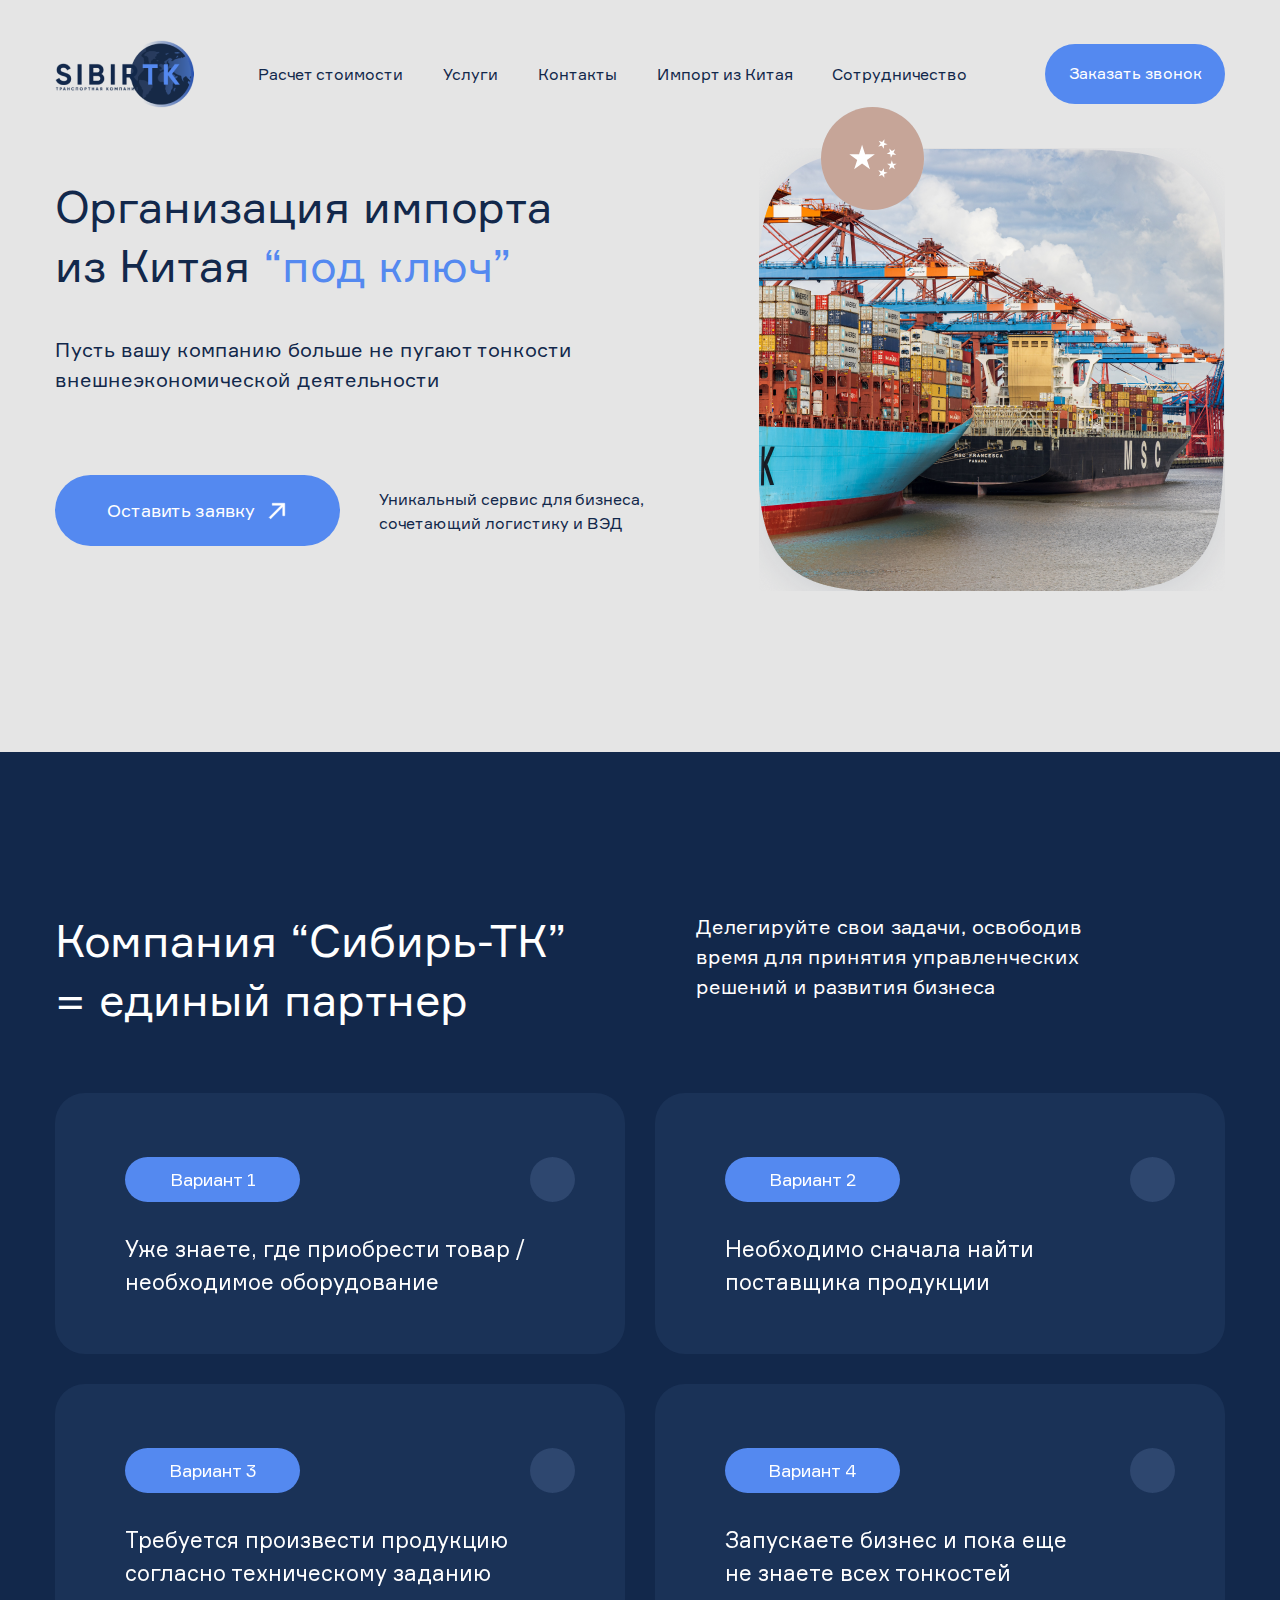
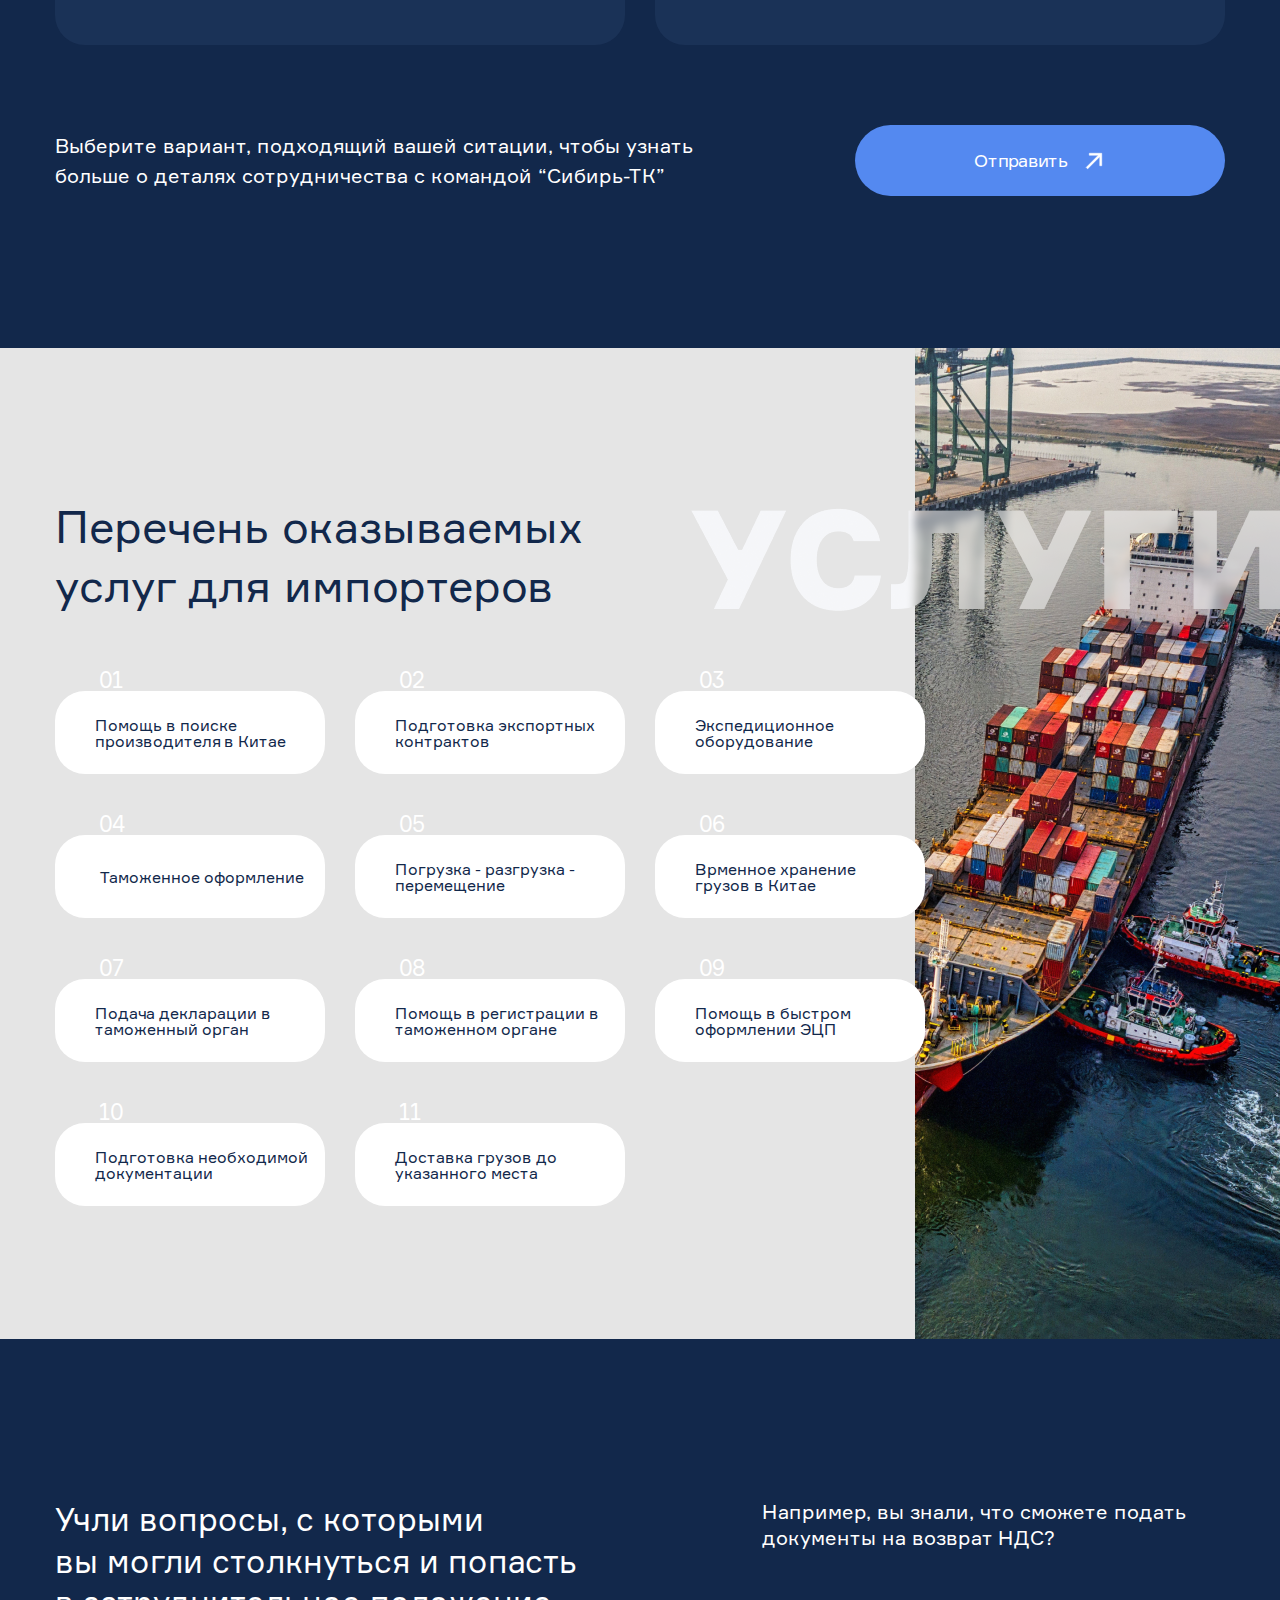
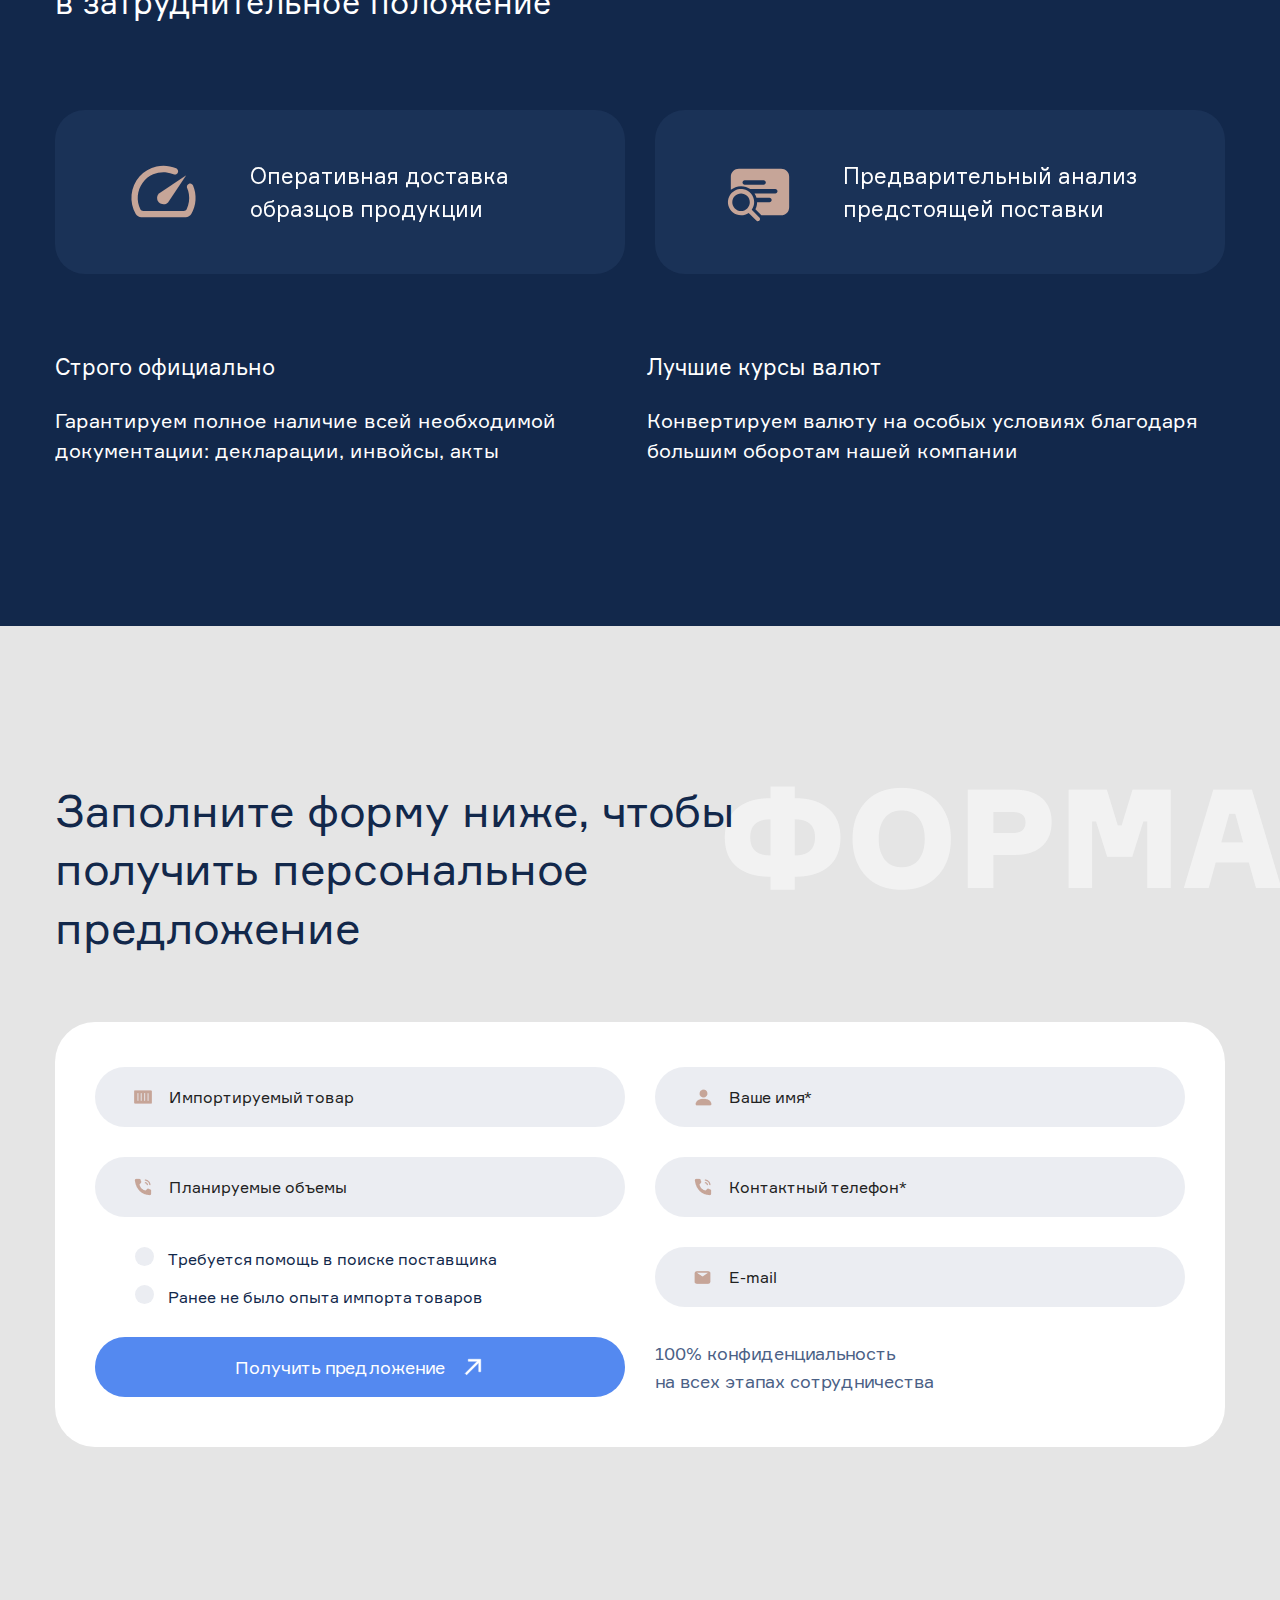
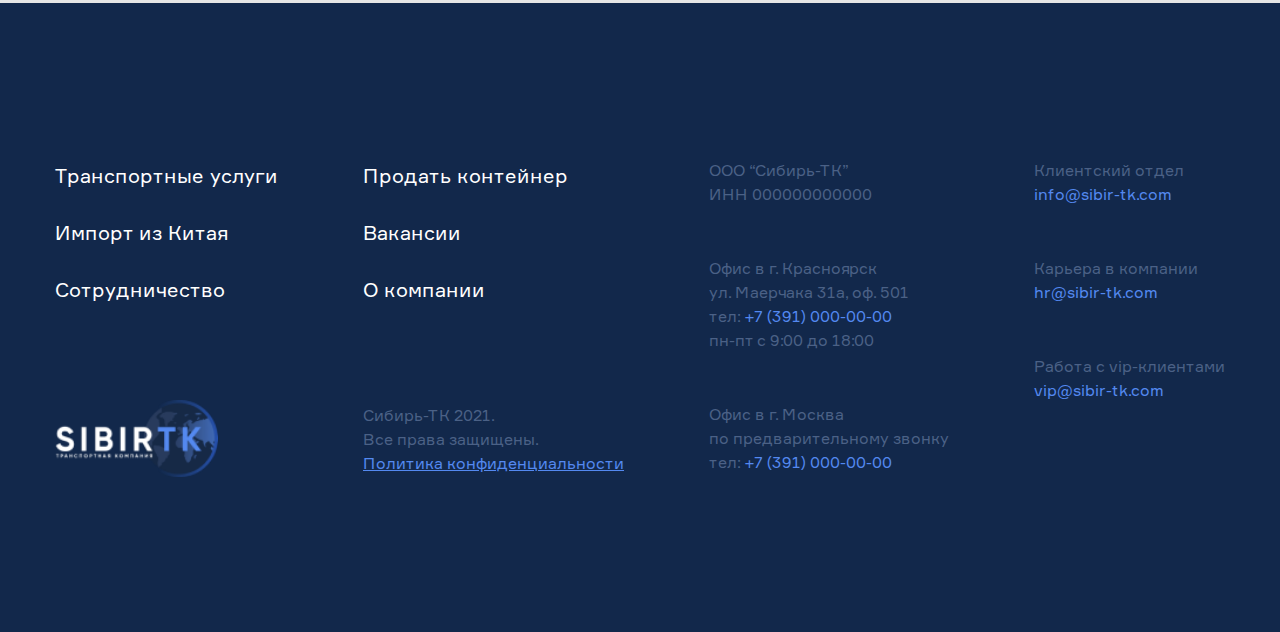
<file: import.html>
<!DOCTYPE html>
<html lang="ru">

<head>
    <meta charset="UTF-8">
    <meta http-equiv="X-UA-Compatible" content="IE=edge">
    <meta name="viewport" content="width=device-width, initial-scale=1.0">
    <title>Импорт</title>
    <link rel="stylesheet" href="css/bootstrap.min.css">
    <link rel="stylesheet" href="css/swiper-bundle.min.css">
    <link rel="stylesheet" href="css/style.css">
</head>

<body>
    <div class="wrapper">
        <div class="content">

            <header class="header  header--2 header--light">
                <div class="container">
                    <div class="header__top">
                        <div class="header__top-left">
                            <a href="index.html" class="header__logo">
                                <img src="images/logo2.png" alt="">
                            </a>
                            <div class="header__top-title">Комплексные логистические решения для вашего бизнеса</div>
                        </div>
                        <div class="header__top-right">
                            <div class="header__top-icons">
                                <a href="#"><img src="images/train.svg" alt=""></a>
                                <a href="#"><img src="images/aeroplane.svg" alt=""></a>
                                <a href="#"><img src="images/pick-up-truck.svg" alt=""></a>
                                <a href="#"><img src="images/cargo-ship.svg" alt=""></a>
                                <a href="#"><img src="images/delivery-truck.svg" alt=""></a>
                            </div>
                            <nav class="header__nav">
                                <div class="header__nav-container">
                                    <ul>
                                        <li class="header__nav-item"><a href="price.html">Расчет стоимости</a></li>
                                        <li class="header__nav-item"><a href="job.html">Услуги</a></li>
                                        <li class="header__nav-item"><a href="contacts.html">Контакты</a></li>
                                        <li class="header__nav-item"><a href="import.html">Импорт из Китая</a></li>
                                        <li class="header__nav-item"><a href="partnership.html">Сотрудничество</a></li>
                                    </ul>
                                    <button class="header__btn">Заказать звонок</button>
                                </div>
                            </nav>

                        </div>
                        <div class="header__burger ">

                        </div>
                    </div>
                </div>


            </header>

            <section class="main-import">
                <div class="container">
                    <div class="main-import__inner">
                        <div class="main-import__left">
                            <h2 class="main-import__title">Организация импорта <br> из Китая <span>“под ключ”</span> </h2>
                            <p class="main-import__desc">Пусть вашу компанию больше не пугают тонкости <br> внешнеэкономической деятельности</p>
                            <div class="main-import__bottom">
                                <button class="main-import__btn btn1">
                                    <span>Оставить заявку</span>
                                    <svg width="24" height="24" viewBox="0 0 24 24" fill="none" xmlns="http://www.w3.org/2000/svg">
                                        <path d="M7.5 4.25H7.25V4.5V6V6.25H7.5H16.3389L4.32322 18.2657L4.14645 18.4425L4.32322 18.6193L5.38072 19.6768L5.5575 19.8536L5.73428 19.6768L17.75 7.66105V16.5V16.75H18H19.5H19.75V16.5V4.5V4.25H19.5H7.5Z" fill="#FFF" stroke="#FFF" stroke-width="0.5"></path>
                                    </svg>
                                </button>
                                <div class="main-import__info">Уникальный сервис для бизнеса, <br> сочетающий логистику и ВЭД</div>
                            </div>
                        </div>
                        <div class="main-import__right">
                            <div class="main-import__stars">
                                <svg width="39" height="32" viewBox="0 0 39 32" fill="none" xmlns="http://www.w3.org/2000/svg">
                                    <path d="M10.9716 5.35718L13.326 12.6015H20.9432L14.7855 17.0866L17.1399 24.3309L10.9716 19.8565L4.80327 24.3309L7.16832 17.0866L1 12.6015H8.61719L10.9716 5.35718Z" fill="#ffffff"/>
                                    <path d="M28.3796 31L26.5792 28.7841L23.9158 29.8175L25.4606 27.4205L23.6602 25.1939L26.4194 25.929L27.9748 23.532L28.1239 26.3871L30.8938 27.1222L28.2198 28.1449L28.3796 31Z" fill="#ffffff"/>
                                    <path d="M31.9584 24.5015L32.8106 21.7742L30.4775 20.1229L33.3327 20.0803L34.1743 17.353L35.1011 20.059L37.9562 20.027L35.6657 21.7316L36.5819 24.4375L34.2488 22.7863L31.9584 24.5015Z" fill="#ffffff"/>
                                    <path d="M36.7847 8.77696L35.5276 11.3444L37.5731 13.3366L34.7499 12.9318L33.4928 15.4886L33.0028 12.6761L30.1689 12.2713L32.7045 10.9396L32.2144 8.11646L34.2599 10.1086L36.7847 8.77696Z" fill="#ffffff"/>
                                    <path d="M28.4539 1L28.2409 3.84446L30.8936 4.92046L28.113 5.60227L27.9106 8.45739L26.4085 6.02841L23.6279 6.71023L25.471 4.52628L23.9582 2.10795L26.6109 3.18395L28.4539 1Z" fill="#ffffff"/>
                                </svg>

                            </div>
                            <img src="images/service.png" alt="">
                        </div>
                    </div>
                </div>
            </section>

            <section class="variants">
                <div class="container">
                    <div class="variants__top">
                        <h2 class="variants__title">Компания “Сибирь-ТК” <br> = единый партнер</h2>
                        <p class="variants__desc">Делегируйте свои задачи, освободив <br> время для принятия управленческих <br> решений и развития бизнеса</p>
                    </div>
                    <div class="variants__items">
                        <div class="variants__item">
                            <div class="variants__item-top">
                                <div class="variants__item-title">Вариант 1</div>
                                <input type="radio" name="variant" class="radio" id="variant1" />
                                <label for="variant1">                          </label>
                            </div>
                            <p class="variants__item-desc">Уже знаете, где приобрести товар / <br> необходимое оборудование</p>
                        </div>
                        <div class="variants__item">
                            <div class="variants__item-top">
                                <div class="variants__item-title">Вариант 2</div>
                                <input type="radio" name="variant" class="radio" id="variant2" />
                                <label for="variant2"> 
                            </div>
                            <p class="variants__item-desc">Необходимо сначала найти <br> поставщика продукции</p>
                        </div>
                        <div class="variants__item">
                            <div class="variants__item-top">
                                <div class="variants__item-title">Вариант 3</div>
                                <input type="radio" name="variant" class="radio" id="variant3" />
                                <label for="variant3"> 
                            </div>
                            <p class="variants__item-desc">Требуется произвести продукцию <br> согласно техническому заданию</p>
                        </div>
                        <div class="variants__item">
                            <div class="variants__item-top">
                                <div class="variants__item-title">Вариант 4</div>
                                <input type="radio" name="variant" class="radio" id="variant4" />
                                <label for="variant4"> 
                            </div>
                            <p class="variants__item-desc">Запускаете бизнес и пока еще <br> не знаете всех тонкостей</p>
                        </div>
                    </div>
                    <div class="variants__bottom">
                        <p class="variants__hint">Выберите вариант, подходящий вашей ситации, чтобы узнать <br> больше о деталях сотрудничества с командой “Сибирь-ТК”</p>
                        <button class="variants__btn btn1">
                            <span>Отправить</span>
                            <svg width="24" height="24" viewBox="0 0 24 24" fill="none" xmlns="http://www.w3.org/2000/svg">
                                <path d="M7.5 4.25H7.25V4.5V6V6.25H7.5H16.3389L4.32322 18.2657L4.14645 18.4425L4.32322 18.6193L5.38072 19.6768L5.5575 19.8536L5.73428 19.6768L17.75 7.66105V16.5V16.75H18H19.5H19.75V16.5V4.5V4.25H19.5H7.5Z" fill="#FFF" stroke="#FFF" stroke-width="0.5"></path>
                            </svg>
                        </button>
                    </div>
                </div>
            </section>

            <section class="import-list">
                <div class="container">
                    <div class="import-list__inner">
                        <h2 class="import-list__title">Перечень оказываемых <br> услуг для импортеров</h2>
                        <div class="import-list__items">
                            <div class="import-list__item">
                                <p>Помощь в поиске производителя в Китае</p>
                                <div class="import-list__num">01</div>
                            </div>
                            <div class="import-list__item">
                                <p>Подготовка экспортных контрактов</p>
                                <div class="import-list__num">02</div>
                            </div>
                            <div class="import-list__item">
                                <p>Экспедиционное оборудование</p>
                                <div class="import-list__num">03</div>
                            </div>
                            <div class="import-list__item">
                                <p>Таможенное оформление</p>
                                <div class="import-list__num">04</div>
                            </div>
                            <div class="import-list__item">
                                <p>Погрузка - разгрузка - перемещение</p>
                                <div class="import-list__num">05</div>
                            </div>
                            <div class="import-list__item">
                                <p>Врменное хранение грузов в Китае</p>
                                <div class="import-list__num">06</div>
                            </div>
                            <div class="import-list__item">
                                <p>Подача декларации  в таможенный орган</p>
                                <div class="import-list__num">07</div>
                            </div>
                            <div class="import-list__item">
                                <p>Помощь в регистрации в таможенном органе</p>
                                <div class="import-list__num">08</div>
                            </div>
                            <div class="import-list__item">
                                <p>Помощь в быстром оформлении ЭЦП</p>
                                <div class="import-list__num">09</div>
                            </div>
                            <div class="import-list__item">
                                <p>Подготовка необходимой документации</p>
                                <div class="import-list__num">10</div>
                            </div>
                            <div class="import-list__item">
                                <p>Доставка грузов до указанного места</p>
                                <div class="import-list__num">11</div>
                            </div>
                        </div>
                    </div>
                </div>
            </section>

            <section class="import-info">
                <div class="container">
                    <div class="import-info__top">
                        <p class="import-info__title">Учли вопросы, с которыми <br>
                            вы могли столкнуться и попасть <br>
                            в затруднительное положение</p>
                        <p class="import-info__desc">Например, вы знали, что сможете подать <br> документы на возврат НДС?</p>
                    </div>
                    <div class="import-info__middle">
                        <div class="import-info__item">
                            <svg width="77" height="77" viewBox="0 0 77 77" fill="none" xmlns="http://www.w3.org/2000/svg">
                                <path d="M62.4345 32.0834C62.118 32.5511 61.9306 33.094 61.8912 33.6574C61.8517 34.2207 61.9617 34.7845 62.2099 35.2917C63.0062 37.1502 63.5667 39.1011 63.8783 41.0988C64.7041 46.2647 63.9317 51.5596 61.6645 56.2742C61.3892 56.7913 60.9775 57.2232 60.4741 57.5229C59.9708 57.8227 59.3949 57.9789 58.8091 57.9746H18.2237C17.6345 57.9758 17.0564 57.8148 16.5528 57.5092C16.0491 57.2036 15.6393 56.7652 15.3683 56.2421C13.3145 52.0759 12.4299 47.4305 12.8086 42.801C13.1873 38.1716 14.8152 33.7317 17.5187 29.9546C20.2223 26.1776 23.9001 23.205 28.1602 21.3537C32.4202 19.5025 37.1028 18.8419 41.7087 19.4425C44.0392 19.7165 46.3187 20.3214 48.4783 21.2392C48.9855 21.4874 49.5493 21.5974 50.1126 21.558C50.6759 21.5185 51.2189 21.3311 51.6866 21.0146C52.1739 20.6936 52.5644 20.2458 52.8161 19.7193C53.0678 19.1929 53.1711 18.6078 53.115 18.027C53.0589 17.4462 52.8455 16.8917 52.4977 16.4231C52.1499 15.9546 51.6809 15.5898 51.1412 15.368C44.9433 12.7104 38.0656 12.0733 31.485 13.5472C24.9045 15.0212 18.9556 18.5312 14.4836 23.5787C10.0115 28.6262 7.24364 34.9545 6.57309 41.6647C5.90255 48.3749 7.36344 55.1258 10.7483 60.9584C11.3081 61.9282 12.1121 62.7346 13.0802 63.2974C14.0483 63.8603 15.1468 64.16 16.2666 64.1667H60.702C61.8327 64.1712 62.9445 63.8768 63.9248 63.3134C64.9051 62.75 65.7192 61.9376 66.2845 60.9584C68.7626 56.6638 70.2115 51.8534 70.5177 46.9046C70.8239 41.9559 69.9789 37.0035 68.0491 32.4363C67.8047 31.9158 67.4249 31.4705 66.9494 31.1471C66.4739 30.8237 65.9202 30.634 65.3463 30.598C64.7723 30.5619 64.1993 30.6807 63.687 30.942C63.1748 31.2034 62.7422 31.5976 62.4345 32.0834Z" fill="#C6A598"/>
                                <path d="M33.9761 40.3935C32.7721 41.5976 32.0957 43.2306 32.0957 44.9333C32.0957 45.7765 32.2618 46.6113 32.5844 47.3902C32.9071 48.1692 33.38 48.8769 33.9761 49.4731C34.5723 50.0693 35.2801 50.5422 36.059 50.8649C36.838 51.1875 37.6728 51.3536 38.5159 51.3536C40.2187 51.3536 41.8517 50.6772 43.0557 49.4731L61.2149 22.2344L33.9761 40.3935Z" fill="#C6A598"/>
                            </svg>
                                
                            <span>Оперативная доставка образцов продукции</span>
                        </div>
                        <div class="import-info__item">
                            <svg width="70" height="70" viewBox="0 0 70 70" fill="none" xmlns="http://www.w3.org/2000/svg">
                                <path d="M5.83203 19.6868C5.83203 17.5596 6.67708 15.5195 8.18128 14.0153C9.68548 12.5111 11.7256 11.666 13.8529 11.666H56.1445C58.2718 11.666 60.3119 12.5111 61.8161 14.0153C63.3203 15.5195 64.1654 17.5596 64.1654 19.6868V50.3118C64.1654 51.3652 63.9579 52.4082 63.5548 53.3813C63.1517 54.3544 62.5609 55.2386 61.8161 55.9834C61.0713 56.7282 60.1871 57.319 59.214 57.7221C58.2408 58.1252 57.1978 58.3327 56.1445 58.3327H36.3841L30.405 52.3535C31.4783 50.2039 32.082 47.7743 32.082 45.2077H44.4779C45.058 45.2077 45.6144 44.9772 46.0247 44.567C46.4349 44.1567 46.6654 43.6003 46.6654 43.0202C46.6654 42.44 46.4349 41.8836 46.0247 41.4734C45.6144 41.0632 45.058 40.8327 44.4779 40.8327H31.4783C31.0399 39.2823 30.3692 37.8072 29.4891 36.4577H50.3112C50.8914 36.4577 51.4478 36.2272 51.858 35.817C52.2682 35.4067 52.4987 34.8503 52.4987 34.2702C52.4987 33.69 52.2682 33.1336 51.858 32.7234C51.4478 32.3132 50.8914 32.0827 50.3112 32.0827H25.2658C22.6554 30.2452 19.4733 29.166 16.0404 29.166C12.1612 29.166 8.60286 30.5427 5.83203 32.8323V19.6868ZM19.6862 23.3327C19.106 23.3327 18.5496 23.5632 18.1394 23.9734C17.7292 24.3836 17.4987 24.94 17.4987 25.5202C17.4987 26.1003 17.7292 26.6567 18.1394 27.067C18.5496 27.4772 19.106 27.7077 19.6862 27.7077H38.6445C39.2247 27.7077 39.7811 27.4772 40.1913 27.067C40.6016 26.6567 40.832 26.1003 40.832 25.5202C40.832 24.94 40.6016 24.3836 40.1913 23.9734C39.7811 23.5632 39.2247 23.3327 38.6445 23.3327H19.6862Z" fill="#C6A598"/>
                                <path d="M16.0408 58.332C18.7664 58.336 21.4251 57.4875 23.6445 55.9054L31.2658 63.5237C31.466 63.7386 31.7075 63.911 31.9759 64.0306C32.2442 64.1501 32.5338 64.2144 32.8276 64.2196C33.1213 64.2248 33.413 64.1708 33.6854 64.0607C33.9578 63.9507 34.2052 63.787 34.4129 63.5792C34.6207 63.3715 34.7844 63.1241 34.8944 62.8517C35.0045 62.5793 35.0585 62.2876 35.0533 61.9939C35.0481 61.7001 34.9838 61.4105 34.8643 61.1421C34.7447 60.8738 34.5723 60.6323 34.3574 60.432L26.7391 52.8108C28.4436 50.4126 29.2929 47.5112 29.1507 44.5724C29.0084 41.6336 27.8828 38.8278 25.9546 36.6054C24.0263 34.3831 21.4073 32.8731 18.5179 32.3179C15.6285 31.7626 12.6363 32.1943 10.0217 33.5437C7.40714 34.893 5.32176 37.0818 4.10036 39.7586C2.87896 42.4353 2.59238 45.4448 3.28664 48.304C3.98089 51.1632 5.61571 53.7062 7.92865 55.5248C10.2416 57.3433 13.0985 58.332 16.0408 58.332ZM16.0408 53.957C13.7201 53.957 11.4945 53.0352 9.85357 51.3942C8.21263 49.7533 7.29076 47.5277 7.29076 45.207C7.29076 42.8864 8.21263 40.6608 9.85357 39.0199C11.4945 37.3789 13.7201 36.457 16.0408 36.457C18.3614 36.457 20.587 37.3789 22.2279 39.0199C23.8689 40.6608 24.7908 42.8864 24.7908 45.207C24.7908 47.5277 23.8689 49.7533 22.2279 51.3942C20.587 53.0352 18.3614 53.957 16.0408 53.957Z" fill="#C6A598"/>
                                </svg>
                                
                            <span>Предварительный анализ предстоящей поставки</span>
                        </div>
                    </div>
                    <div class="import-info__bottom">
                        <div class="import-info__side">
                            <p>Строго официально</p>
                            <p>Гарантируем полное наличие всей необходимой документации: декларации, инвойсы, акты</p>
                        </div>
                        <div class="import-info__side">
                            <p>Лучшие курсы валют</p>
                            <p>Конвертируем валюту на особых условиях благодаря большим оборотам нашей компании</p>
                        </div>
                    </div>
                </div>
            </section>

            <section class="import-form">
                <div class="container">
                    <div class="import-form__inner">
                        <h2 class="import-form__title">Заполните форму ниже, чтобы <br> получить персональное <br> предложение</h2>
                        <form action="">
                            <input class="import-form__product" type="text" placeholder="Импортируемый товар">
                            <input class="import-form__name" type="text" placeholder="Ваше имя*">
                            <input class="import-form__object" type="text" placeholder="Планируемые объемы">
                            <input class="import-form__tel" type="tel" placeholder="Контактный телефон*">
                            <div class="import-form__checks">
                                <input type="checkbox" class="checkbox" id="check1" />
                                <label for="check1">Требуется помощь в поиске поставщика                                </label>

                                <input type="checkbox" class="checkbox" id="check2" />
                                <label for="check2">Ранее не было опыта импорта товаров</label>
                            </div>
                            <input class="import-form__mail" type="email" placeholder="E-mail">
                            <button class="import-form__btn btn1">
                                <span>Получить предложение</span>
                                <svg width="24" height="24" viewBox="0 0 24 24" fill="none" xmlns="http://www.w3.org/2000/svg">
                                    <path d="M7.5 4.25H7.25V4.5V6V6.25H7.5H16.3389L4.32322 18.2657L4.14645 18.4425L4.32322 18.6193L5.38072 19.6768L5.5575 19.8536L5.73428 19.6768L17.75 7.66105V16.5V16.75H18H19.5H19.75V16.5V4.5V4.25H19.5H7.5Z" fill="#FFF" stroke="#FFF" stroke-width="0.5"></path>
                                </svg>
                            </button>
                            <div class="import-form__privacy">100% конфиденциальность <br> на всех этапах сотрудничества</div>
                            </form>
                        </div>
                    </div>
            </section>

            </div>

            <footer class="footer">
                <div class="container">
                    <div class="footer__inner">
                        <div class="footer__col">
                            <a href="#" class="footer__item">Транспортные услуги</a>
                            <a href="#" class="footer__item">Импорт из Китая</a>
                            <a href="#" class="footer__item">Сотрудничество</a>
                            <a href="index.html" class="footer__logo">
                                <img src="images/logo.png" alt="">
                            </a>


                        </div>
                        <div class="footer__col">
                            <a href="#" class="footer__item">Продать контейнер</a>
                            <a href="#" class="footer__item">Вакансии</a>
                            <a href="#" class="footer__item">О компании</a>
                            <p class="footer__privacy">
                                Сибирь-ТК 2021. <br> Все права защищены. <br>
                                <a href="#">Политика конфиденциальности</a>
                            </p>


                        </div>
                        <div class="footer__col">
                            <p class="footer__inn footer__info">ООО “Сибирь-ТК” <br> ИНН 000000000000</p>
                            <div class="footer__info">
                                Офис в г. Красноярск <br> ул. Маерчака 31а, оф. 501 <br> тел: <a href=" +73910000000"> +7 (391) 000-00-00</a> <br> пн-пт с 9:00 до 18:00
                            </div>
                            <div class="footer__info">
                                Офис в г. Москва <br> по предварительному звонку <br> тел: <a href=" +73910000000"> +7 (391) 000-00-00</a>
                            </div>
                        </div>
                        <div class="footer__col">
                            <div class="footer__info">
                                Клиентский отдел <br>
                                <a href="mailto:info@sibir-tk.com">info@sibir-tk.com</a>
                            </div>
                            <div class="footer__info">
                                Карьера в компании <br>
                                <a href="mailto:hr@sibir-tk.com">hr@sibir-tk.com</a>
                            </div>
                            <div class="footer__info">
                                Работа с vip-клиентами <br>
                                <a href="mailto:vip@sibir-tk.com">vip@sibir-tk.com</a>
                            </div>
                        </div>
                    </div>
                </div>
            </footer>



        </div>
        <script src="js/jquery.min.js"></script>
        <script src="js/swiper.js"></script>
        <script src="js/index.js"></script>
</body>

</html>
</file>
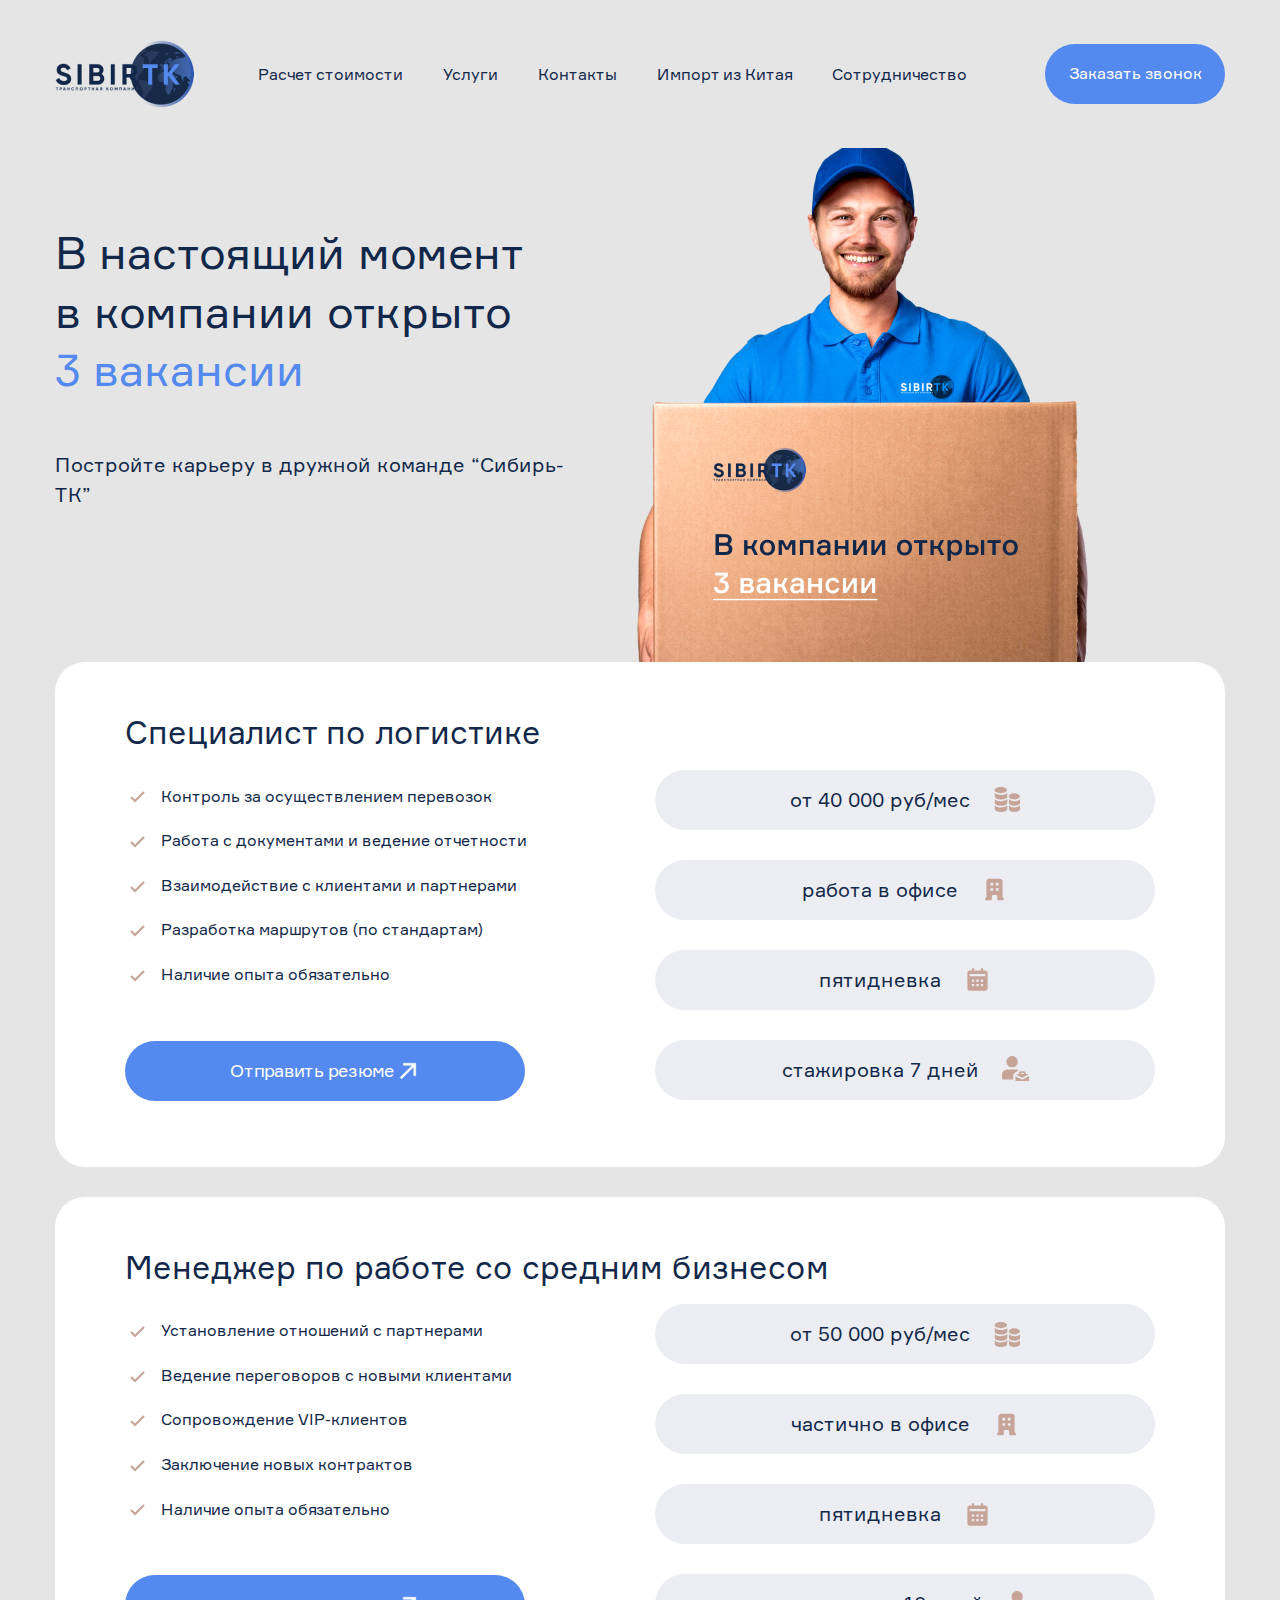
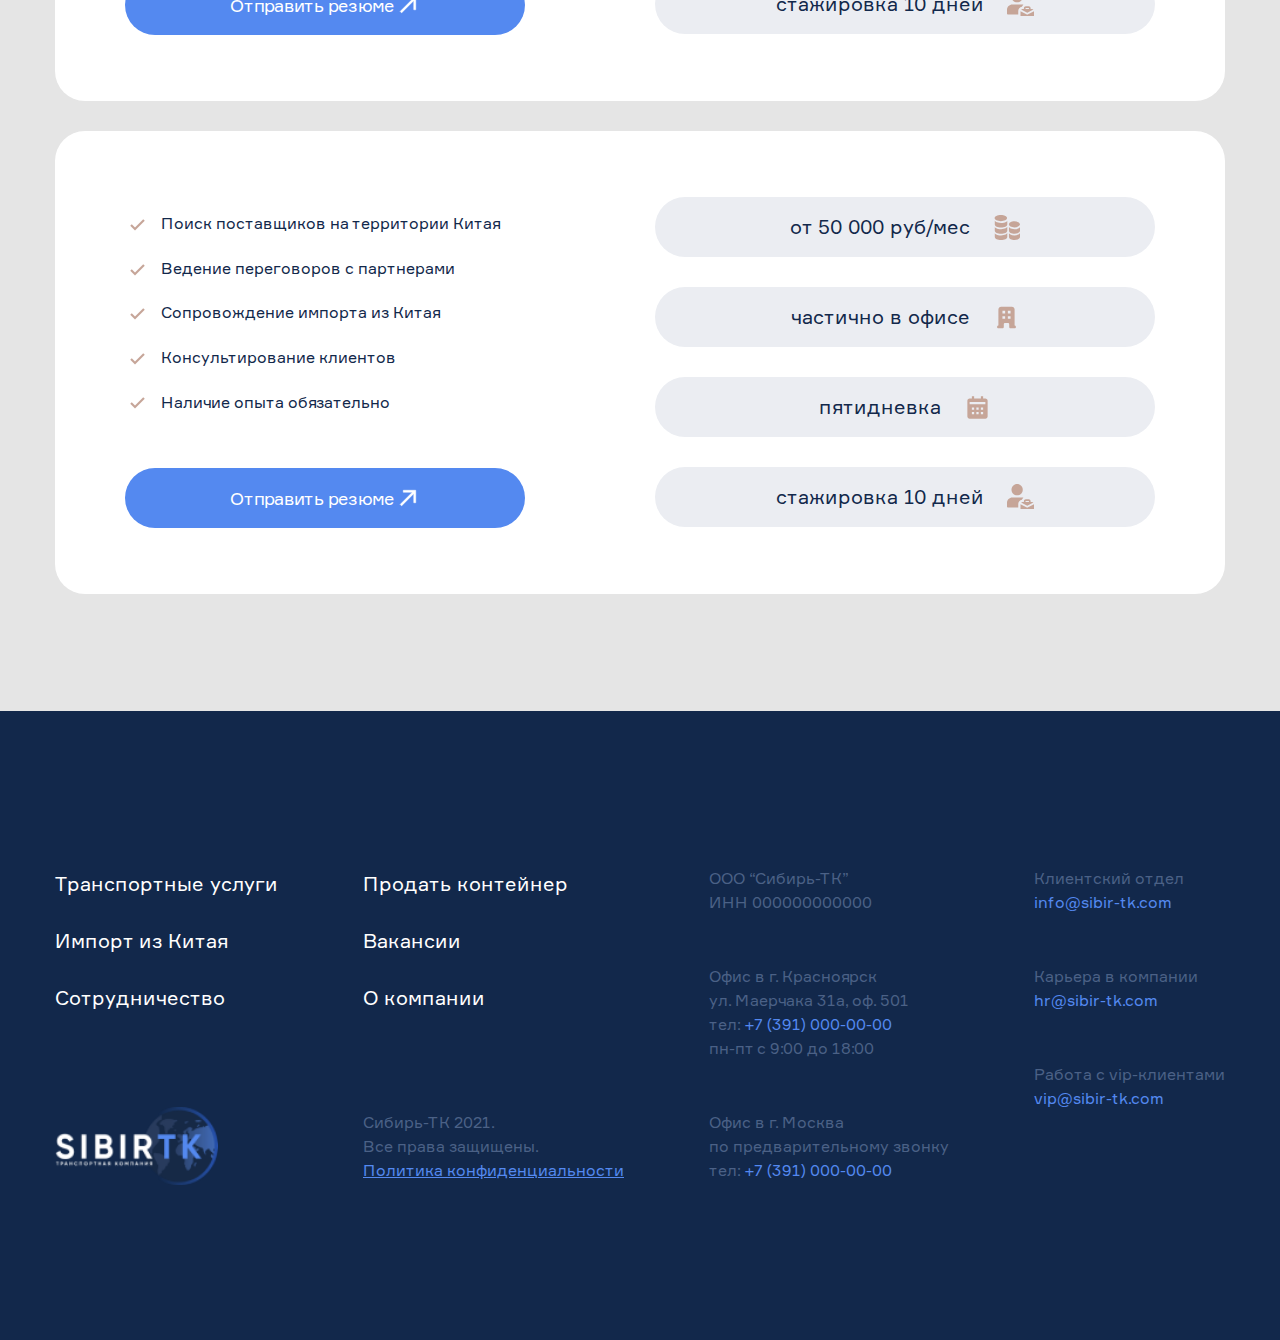
<file: job.html>
<!DOCTYPE html>
<html lang="ru">

<head>
    <meta charset="UTF-8">
    <meta http-equiv="X-UA-Compatible" content="IE=edge">
    <meta name="viewport" content="width=device-width, initial-scale=1.0">
    <title>Вакансии</title>
    <link rel="stylesheet" href="css/bootstrap.min.css">
    <link rel="stylesheet" href="css/swiper-bundle.min.css">
    <link rel="stylesheet" href="css/style.css">
</head>

<body>
    <div class="wrapper">
        <div class="content">

            <header class="header  header--2 header--light">
                <div class="container">
                    <div class="header__top">
                        <div class="header__top-left">
                            <a href="index.html" class="header__logo">
                                <img src="images/logo2.png" alt="">
                            </a>
                            <div class="header__top-title">Комплексные логистические решения для вашего бизнеса</div>
                        </div>
                        <div class="header__top-right">
                            <div class="header__top-icons">
                                <a href="#"><img src="images/train.svg" alt=""></a>
                                <a href="#"><img src="images/aeroplane.svg" alt=""></a>
                                <a href="#"><img src="images/pick-up-truck.svg" alt=""></a>
                                <a href="#"><img src="images/cargo-ship.svg" alt=""></a>
                                <a href="#"><img src="images/delivery-truck.svg" alt=""></a>
                            </div>
                            <nav class="header__nav">
                                <div class="header__nav-container">
                                    <ul>
                                        <li class="header__nav-item"><a href="price.html">Расчет стоимости</a></li>
                                        <li class="header__nav-item"><a href="job.html">Услуги</a></li>
                                        <li class="header__nav-item"><a href="contacts.html">Контакты</a></li>
                                        <li class="header__nav-item"><a href="import.html">Импорт из Китая</a></li>
                                        <li class="header__nav-item"><a href="partnership.html">Сотрудничество</a></li>
                                    </ul>
                                    <button class="header__btn">Заказать звонок</button>
                                </div>
                            </nav>

                        </div>
                        <div class="header__burger ">

                        </div>
                    </div>
                </div>


            </header>

            <section class="main main--job main--light main--2">
                <div class="container">
                    <div class="main__middle main__middle--2">
                        <h1 class="main__title">В настоящий момент <br> в компании открыто <br> <a href="#">3 вакансии</a> </h1>
                        <div class="main__desc">Постройте карьеру в дружной команде “Сибирь-ТК”</div>

                    </div>
                    <div class="main__bottom ">
                        <img src="images/man.png" alt="">
                    </div>
                </div>
            </section>

            <section class="job">
                <div class="container">
                    <div class="job__items">
                        <div class="job__item">
                            <p class="job__item-title">Специалист по логистике</p>
                            <div class="job__item-sides">
                                <div class="job__item-left">
                                    <ul class="job__list">
                                        <li class="job__list-item">Контроль за осуществлением перевозок</li>
                                        <li class="job__list-item">Работа с документами и ведение отчетности</li>
                                        <li class="job__list-item">Взаимодействие с клиентами и партнерами</li>
                                        <li class="job__list-item">Разработка маршрутов (по стандартам)</li>
                                        <li class="job__list-item job__list-item--expirience"> Наличие опыта обязательно </li>
                                    </ul>
                                    <button class="job__item-btn btn1">
                                        <span>Отправить резюме</span>
                                        <svg width="24" height="24" viewBox="0 0 24 24" fill="none" xmlns="http://www.w3.org/2000/svg">
                                            <path d="M7.5 4.25H7.25V4.5V6V6.25H7.5H16.3389L4.32322 18.2657L4.14645 18.4425L4.32322 18.6193L5.38072 19.6768L5.5575 19.8536L5.73428 19.6768L17.75 7.66105V16.5V16.75H18H19.5H19.75V16.5V4.5V4.25H19.5H7.5Z" fill="#FFF" stroke="#FFF" stroke-width="0.5"/>
                                        </svg>
                                    </button>
                                </div>
                                <div class="job__item-right">
                                    <div class="job__item-info">
                                        <span>от 40 000 руб/мес</span>
                                        <svg width="27" height="25" viewBox="0 0 27 25" fill="none" xmlns="http://www.w3.org/2000/svg">
                                            <g clip-path="url(#clip0)">
                                            <path d="M21.3978 12.4156C24.4441 12.4156 26.9137 11.0354 26.9137 9.33281C26.9137 7.63022 24.4441 6.25 21.3978 6.25C18.3514 6.25 15.8818 7.63022 15.8818 9.33281C15.8818 11.0354 18.3514 12.4156 21.3978 12.4156Z" fill="#C6A598"/>
                                            <path fill-rule="evenodd" clip-rule="evenodd" d="M21.4808 14.1889C17.5356 14.1889 15.9648 12.5623 15.9648 11.6201V15.6561C15.9648 17.3592 18.4345 18.7373 21.4808 18.7373C24.5302 18.7373 26.9999 17.3592 26.9999 15.6561V11.717C26.9999 12.6607 25.4275 14.1889 21.4808 14.1889Z" fill="#C6A598"/>
                                            <path fill-rule="evenodd" clip-rule="evenodd" d="M21.4808 20.4248C17.9517 20.4248 15.9648 18.8607 15.9648 17.9186V21.917C15.9648 23.6201 18.4345 24.9998 21.4808 24.9998C24.5302 24.9998 26.9999 23.6201 26.9999 21.917V17.8701C26.9999 18.8123 25.0114 20.4248 21.4808 20.4248Z" fill="#C6A598"/>
                                            <path d="M7.84077 6.16563C11.2941 6.16563 14.0937 4.7854 14.0937 3.08281C14.0937 1.38022 11.2941 0 7.84077 0C4.3874 0 1.58789 1.38022 1.58789 3.08281C1.58789 4.7854 4.3874 6.16563 7.84077 6.16563Z" fill="#C6A598"/>
                                            <path fill-rule="evenodd" clip-rule="evenodd" d="M8.03902 7.93887C3.56813 7.93887 1.78613 6.3123 1.78613 5.37012V9.40605C1.78613 11.1092 4.58619 12.4873 8.03902 12.4873C11.495 12.4873 14.2935 11.1092 14.2935 9.40605V5.46699C14.2935 6.41074 12.5099 7.93887 8.03902 7.93887Z" fill="#C6A598"/>
                                            <path fill-rule="evenodd" clip-rule="evenodd" d="M8.03902 14.1748C4.03825 14.1748 1.78613 12.6107 1.78613 11.6686V15.667C1.78613 17.3701 4.58619 18.7498 8.03902 18.7498C11.495 18.7498 14.2935 17.3701 14.2935 15.667V11.6201C14.2935 12.5623 12.0382 14.1748 8.03902 14.1748Z" fill="#C6A598"/>
                                            <path fill-rule="evenodd" clip-rule="evenodd" d="M8.03902 20.4248C4.03825 20.4248 1.78613 18.8607 1.78613 17.9186V21.917C1.78613 23.6201 4.58619 24.9998 8.03902 24.9998C11.495 24.9998 14.2935 23.6201 14.2935 21.917V17.8701C14.2935 18.8123 12.0382 20.4248 8.03902 20.4248Z" fill="#C6A598"/>
                                            </g>
                                            <defs>
                                            <clipPath id="clip0">
                                            <rect width="27" height="25" fill="white"/>
                                            </clipPath>
                                            </defs>
                                        </svg>

                                    </div>
                                    <div class="job__item-info">
                                        <span>работа в офисе</span>
                                        <svg width="27" height="27" viewBox="0 0 27 27" fill="none" xmlns="http://www.w3.org/2000/svg">
                                            <path fill-rule="evenodd" clip-rule="evenodd" d="M5.3998 5.4002C5.3998 4.68411 5.68427 3.99735 6.19062 3.49101C6.69696 2.98466 7.38372 2.7002 8.09981 2.7002H18.8998C19.6159 2.7002 20.3026 2.98466 20.809 3.49101C21.3153 3.99735 21.5998 4.68411 21.5998 5.4002V21.6002C21.9578 21.6002 22.3012 21.7424 22.5544 21.9956C22.8076 22.2488 22.9498 22.5922 22.9498 22.9502C22.9498 23.3082 22.8076 23.6516 22.5544 23.9048C22.3012 24.158 21.9578 24.3002 21.5998 24.3002H17.5498C17.1918 24.3002 16.8484 24.158 16.5952 23.9048C16.342 23.6516 16.1998 23.3082 16.1998 22.9502V20.2502C16.1998 19.8922 16.0576 19.5488 15.8044 19.2956C15.5512 19.0424 15.2078 18.9002 14.8498 18.9002H12.1498C11.7918 18.9002 11.4484 19.0424 11.1952 19.2956C10.942 19.5488 10.7998 19.8922 10.7998 20.2502V22.9502C10.7998 23.3082 10.6576 23.6516 10.4044 23.9048C10.1512 24.158 9.80785 24.3002 9.44981 24.3002H5.3998C5.04176 24.3002 4.69838 24.158 4.44521 23.9048C4.19204 23.6516 4.0498 23.3082 4.0498 22.9502C4.0498 22.5922 4.19204 22.2488 4.44521 21.9956C4.69838 21.7424 5.04176 21.6002 5.3998 21.6002V5.4002ZM9.44981 6.7502H12.1498V9.45019H9.44981V6.7502ZM12.1498 12.1502H9.44981V14.8502H12.1498V12.1502ZM14.8498 6.7502H17.5498V9.45019H14.8498V6.7502ZM17.5498 12.1502H14.8498V14.8502H17.5498V12.1502Z" fill="#C6A598"/>
                                        </svg>

                                    </div>
                                    <div class="job__item-info">
                                        <span>пятидневка</span>
                                        <svg width="27" height="27" viewBox="0 0 27 27" fill="none" xmlns="http://www.w3.org/2000/svg">
                                            <path d="M23.625 22.5V6.75C23.625 5.50913 22.6159 4.5 21.375 4.5H19.125V2.25H16.875V4.5H10.125V2.25H7.875V4.5H5.625C4.38412 4.5 3.375 5.50913 3.375 6.75V22.5C3.375 23.7409 4.38412 24.75 5.625 24.75H21.375C22.6159 24.75 23.625 23.7409 23.625 22.5ZM10.125 20.25H7.875V18H10.125V20.25ZM10.125 15.75H7.875V13.5H10.125V15.75ZM14.625 20.25H12.375V18H14.625V20.25ZM14.625 15.75H12.375V13.5H14.625V15.75ZM19.125 20.25H16.875V18H19.125V20.25ZM19.125 15.75H16.875V13.5H19.125V15.75ZM21.375 10.125H5.625V7.875H21.375V10.125Z" fill="#C6A598"/>
                                        </svg>

                                    </div>
                                    <div class="job__item-info">
                                        <span>стажировка 7 дней</span>
                                        <svg width="27" height="27" viewBox="0 0 27 27" fill="none" xmlns="http://www.w3.org/2000/svg">
                                            <g clip-path="url(#clip0)">
                                            <path d="M10.125 11.25C7.02338 11.25 4.5 8.72663 4.5 5.625C4.5 2.52338 7.02338 0 10.125 0C13.2266 0 15.75 2.52338 15.75 5.625C15.75 8.72663 13.2266 11.25 10.125 11.25Z" fill="#C6A598"/>
                                            <path d="M5.34375 13.4998C2.39625 13.4998 0 15.8961 0 18.8436V22.7811C0 23.2423 0.3825 23.6248 0.84375 23.6248H11.25V19.9686C11.25 17.8536 12.825 16.1098 14.8613 15.8061C15.1538 14.9511 15.705 14.2311 16.4138 13.7136C15.2888 13.3918 15.228 13.4998 5.34375 13.4998Z" fill="#C6A598"/>
                                            <path d="M25.0317 18H23.6255V17.1562C23.6255 16.0706 22.7423 15.1875 21.6567 15.1875H18.8442C17.7586 15.1875 16.8754 16.0706 16.8754 17.1562V18H15.4692C14.9157 18 14.4173 18.2306 14.0596 18.5996L20.2505 21.8295L26.4413 18.5996C26.0836 18.2306 25.5852 18 25.0317 18ZM18.5629 18V17.1562C18.5629 17.001 18.6889 16.875 18.8442 16.875H21.6567C21.812 16.875 21.938 17.001 21.938 17.1562V18H18.5629Z" fill="#C6A598"/>
                                            <path d="M20.6404 23.5297C20.3963 23.6568 20.1037 23.6568 19.8607 23.5297L13.5 20.2109V25.0316C13.5 26.1172 14.3831 27.0003 15.4688 27.0003H25.0312C26.1169 27.0003 27 26.1172 27 25.0316V20.2109L20.6404 23.5297Z" fill="#C6A598"/>
                                            </g>
                                            <defs>
                                            <clipPath id="clip0">
                                            <rect width="27" height="27" fill="white"/>
                                            </clipPath>
                                            </defs>
                                        </svg>

                                    </div>
                                </div>
                            </div>

                        </div>

                        <div class="job__item">
                            <p class="job__item-title">Менеджер по работе со средним бизнесом</p>
                            <div class="job__item-sides">
                                <div class="job__item-left">
                                    <ul class="job__list">
                                        <li class="job__list-item">Установление отношений с партнерами</li>
                                        <li class="job__list-item">Ведение переговоров с новыми клиентами</li>
                                        <li class="job__list-item">Сопровождение VIP-клиентов</li>
                                        <li class="job__list-item">Заключение новых контрактов</li>
                                        <li class="job__list-item job__list-item--expirience"> Наличие опыта обязательно </li>
                                    </ul>
                                    <button class="job__item-btn btn1">
                                        <span>Отправить резюме</span>
                                        <svg width="24" height="24" viewBox="0 0 24 24" fill="none" xmlns="http://www.w3.org/2000/svg">
                                            <path d="M7.5 4.25H7.25V4.5V6V6.25H7.5H16.3389L4.32322 18.2657L4.14645 18.4425L4.32322 18.6193L5.38072 19.6768L5.5575 19.8536L5.73428 19.6768L17.75 7.66105V16.5V16.75H18H19.5H19.75V16.5V4.5V4.25H19.5H7.5Z" fill="#FFF" stroke="#FFF" stroke-width="0.5"/>
                                        </svg>
                                    </button>
                                </div>
                                <div class="job__item-right">
                                    <div class="job__item-info">
                                        <span>от 50 000 руб/мес</span>
                                        <svg width="27" height="25" viewBox="0 0 27 25" fill="none" xmlns="http://www.w3.org/2000/svg">
                                            <g clip-path="url(#clip0)">
                                            <path d="M21.3978 12.4156C24.4441 12.4156 26.9137 11.0354 26.9137 9.33281C26.9137 7.63022 24.4441 6.25 21.3978 6.25C18.3514 6.25 15.8818 7.63022 15.8818 9.33281C15.8818 11.0354 18.3514 12.4156 21.3978 12.4156Z" fill="#C6A598"/>
                                            <path fill-rule="evenodd" clip-rule="evenodd" d="M21.4808 14.1889C17.5356 14.1889 15.9648 12.5623 15.9648 11.6201V15.6561C15.9648 17.3592 18.4345 18.7373 21.4808 18.7373C24.5302 18.7373 26.9999 17.3592 26.9999 15.6561V11.717C26.9999 12.6607 25.4275 14.1889 21.4808 14.1889Z" fill="#C6A598"/>
                                            <path fill-rule="evenodd" clip-rule="evenodd" d="M21.4808 20.4248C17.9517 20.4248 15.9648 18.8607 15.9648 17.9186V21.917C15.9648 23.6201 18.4345 24.9998 21.4808 24.9998C24.5302 24.9998 26.9999 23.6201 26.9999 21.917V17.8701C26.9999 18.8123 25.0114 20.4248 21.4808 20.4248Z" fill="#C6A598"/>
                                            <path d="M7.84077 6.16563C11.2941 6.16563 14.0937 4.7854 14.0937 3.08281C14.0937 1.38022 11.2941 0 7.84077 0C4.3874 0 1.58789 1.38022 1.58789 3.08281C1.58789 4.7854 4.3874 6.16563 7.84077 6.16563Z" fill="#C6A598"/>
                                            <path fill-rule="evenodd" clip-rule="evenodd" d="M8.03902 7.93887C3.56813 7.93887 1.78613 6.3123 1.78613 5.37012V9.40605C1.78613 11.1092 4.58619 12.4873 8.03902 12.4873C11.495 12.4873 14.2935 11.1092 14.2935 9.40605V5.46699C14.2935 6.41074 12.5099 7.93887 8.03902 7.93887Z" fill="#C6A598"/>
                                            <path fill-rule="evenodd" clip-rule="evenodd" d="M8.03902 14.1748C4.03825 14.1748 1.78613 12.6107 1.78613 11.6686V15.667C1.78613 17.3701 4.58619 18.7498 8.03902 18.7498C11.495 18.7498 14.2935 17.3701 14.2935 15.667V11.6201C14.2935 12.5623 12.0382 14.1748 8.03902 14.1748Z" fill="#C6A598"/>
                                            <path fill-rule="evenodd" clip-rule="evenodd" d="M8.03902 20.4248C4.03825 20.4248 1.78613 18.8607 1.78613 17.9186V21.917C1.78613 23.6201 4.58619 24.9998 8.03902 24.9998C11.495 24.9998 14.2935 23.6201 14.2935 21.917V17.8701C14.2935 18.8123 12.0382 20.4248 8.03902 20.4248Z" fill="#C6A598"/>
                                            </g>
                                            <defs>
                                            <clipPath id="clip0">
                                            <rect width="27" height="25" fill="white"/>
                                            </clipPath>
                                            </defs>
                                        </svg>

                                    </div>
                                    <div class="job__item-info">
                                        <span>частично в офисе</span>
                                        <svg width="27" height="27" viewBox="0 0 27 27" fill="none" xmlns="http://www.w3.org/2000/svg">
                                            <path fill-rule="evenodd" clip-rule="evenodd" d="M5.3998 5.4002C5.3998 4.68411 5.68427 3.99735 6.19062 3.49101C6.69696 2.98466 7.38372 2.7002 8.09981 2.7002H18.8998C19.6159 2.7002 20.3026 2.98466 20.809 3.49101C21.3153 3.99735 21.5998 4.68411 21.5998 5.4002V21.6002C21.9578 21.6002 22.3012 21.7424 22.5544 21.9956C22.8076 22.2488 22.9498 22.5922 22.9498 22.9502C22.9498 23.3082 22.8076 23.6516 22.5544 23.9048C22.3012 24.158 21.9578 24.3002 21.5998 24.3002H17.5498C17.1918 24.3002 16.8484 24.158 16.5952 23.9048C16.342 23.6516 16.1998 23.3082 16.1998 22.9502V20.2502C16.1998 19.8922 16.0576 19.5488 15.8044 19.2956C15.5512 19.0424 15.2078 18.9002 14.8498 18.9002H12.1498C11.7918 18.9002 11.4484 19.0424 11.1952 19.2956C10.942 19.5488 10.7998 19.8922 10.7998 20.2502V22.9502C10.7998 23.3082 10.6576 23.6516 10.4044 23.9048C10.1512 24.158 9.80785 24.3002 9.44981 24.3002H5.3998C5.04176 24.3002 4.69838 24.158 4.44521 23.9048C4.19204 23.6516 4.0498 23.3082 4.0498 22.9502C4.0498 22.5922 4.19204 22.2488 4.44521 21.9956C4.69838 21.7424 5.04176 21.6002 5.3998 21.6002V5.4002ZM9.44981 6.7502H12.1498V9.45019H9.44981V6.7502ZM12.1498 12.1502H9.44981V14.8502H12.1498V12.1502ZM14.8498 6.7502H17.5498V9.45019H14.8498V6.7502ZM17.5498 12.1502H14.8498V14.8502H17.5498V12.1502Z" fill="#C6A598"/>
                                        </svg>

                                    </div>
                                    <div class="job__item-info">
                                        <span>пятидневка</span>
                                        <svg width="27" height="27" viewBox="0 0 27 27" fill="none" xmlns="http://www.w3.org/2000/svg">
                                            <path d="M23.625 22.5V6.75C23.625 5.50913 22.6159 4.5 21.375 4.5H19.125V2.25H16.875V4.5H10.125V2.25H7.875V4.5H5.625C4.38412 4.5 3.375 5.50913 3.375 6.75V22.5C3.375 23.7409 4.38412 24.75 5.625 24.75H21.375C22.6159 24.75 23.625 23.7409 23.625 22.5ZM10.125 20.25H7.875V18H10.125V20.25ZM10.125 15.75H7.875V13.5H10.125V15.75ZM14.625 20.25H12.375V18H14.625V20.25ZM14.625 15.75H12.375V13.5H14.625V15.75ZM19.125 20.25H16.875V18H19.125V20.25ZM19.125 15.75H16.875V13.5H19.125V15.75ZM21.375 10.125H5.625V7.875H21.375V10.125Z" fill="#C6A598"/>
                                        </svg>

                                    </div>
                                    <div class="job__item-info">
                                        <span>стажировка 10 дней</span>
                                        <svg width="27" height="27" viewBox="0 0 27 27" fill="none" xmlns="http://www.w3.org/2000/svg">
                                            <g clip-path="url(#clip0)">
                                            <path d="M10.125 11.25C7.02338 11.25 4.5 8.72663 4.5 5.625C4.5 2.52338 7.02338 0 10.125 0C13.2266 0 15.75 2.52338 15.75 5.625C15.75 8.72663 13.2266 11.25 10.125 11.25Z" fill="#C6A598"/>
                                            <path d="M5.34375 13.4998C2.39625 13.4998 0 15.8961 0 18.8436V22.7811C0 23.2423 0.3825 23.6248 0.84375 23.6248H11.25V19.9686C11.25 17.8536 12.825 16.1098 14.8613 15.8061C15.1538 14.9511 15.705 14.2311 16.4138 13.7136C15.2888 13.3918 15.228 13.4998 5.34375 13.4998Z" fill="#C6A598"/>
                                            <path d="M25.0317 18H23.6255V17.1562C23.6255 16.0706 22.7423 15.1875 21.6567 15.1875H18.8442C17.7586 15.1875 16.8754 16.0706 16.8754 17.1562V18H15.4692C14.9157 18 14.4173 18.2306 14.0596 18.5996L20.2505 21.8295L26.4413 18.5996C26.0836 18.2306 25.5852 18 25.0317 18ZM18.5629 18V17.1562C18.5629 17.001 18.6889 16.875 18.8442 16.875H21.6567C21.812 16.875 21.938 17.001 21.938 17.1562V18H18.5629Z" fill="#C6A598"/>
                                            <path d="M20.6404 23.5297C20.3963 23.6568 20.1037 23.6568 19.8607 23.5297L13.5 20.2109V25.0316C13.5 26.1172 14.3831 27.0003 15.4688 27.0003H25.0312C26.1169 27.0003 27 26.1172 27 25.0316V20.2109L20.6404 23.5297Z" fill="#C6A598"/>
                                            </g>
                                            <defs>
                                            <clipPath id="clip0">
                                            <rect width="27" height="27" fill="white"/>
                                            </clipPath>
                                            </defs>
                                        </svg>

                                    </div>
                                </div>
                            </div>

                        </div>

                        <div class="job__item">
                            <p class="job__item-title"></p>
                            <div class="job__item-sides">
                                <div class="job__item-left">
                                    <ul class="job__list">
                                        <li class="job__list-item">Поиск поставщиков на территории Китая</li>
                                        <li class="job__list-item">Ведение переговоров с партнерами</li>
                                        <li class="job__list-item">Сопровождение импорта из Китая</li>
                                        <li class="job__list-item">Консультирование клиентов</li>
                                        <li class="job__list-item job__list-item--expirience"> Наличие опыта обязательно </li>
                                    </ul>
                                    <button class="job__item-btn btn1">
                                        <span>Отправить резюме</span>
                                        <svg width="24" height="24" viewBox="0 0 24 24" fill="none" xmlns="http://www.w3.org/2000/svg">
                                            <path d="M7.5 4.25H7.25V4.5V6V6.25H7.5H16.3389L4.32322 18.2657L4.14645 18.4425L4.32322 18.6193L5.38072 19.6768L5.5575 19.8536L5.73428 19.6768L17.75 7.66105V16.5V16.75H18H19.5H19.75V16.5V4.5V4.25H19.5H7.5Z" fill="#FFF" stroke="#FFF" stroke-width="0.5"/>
                                        </svg>
                                    </button>
                                </div>
                                <div class="job__item-right">
                                    <div class="job__item-info">
                                        <span>от 50 000 руб/мес</span>
                                        <svg width="27" height="25" viewBox="0 0 27 25" fill="none" xmlns="http://www.w3.org/2000/svg">
                                            <g clip-path="url(#clip0)">
                                            <path d="M21.3978 12.4156C24.4441 12.4156 26.9137 11.0354 26.9137 9.33281C26.9137 7.63022 24.4441 6.25 21.3978 6.25C18.3514 6.25 15.8818 7.63022 15.8818 9.33281C15.8818 11.0354 18.3514 12.4156 21.3978 12.4156Z" fill="#C6A598"/>
                                            <path fill-rule="evenodd" clip-rule="evenodd" d="M21.4808 14.1889C17.5356 14.1889 15.9648 12.5623 15.9648 11.6201V15.6561C15.9648 17.3592 18.4345 18.7373 21.4808 18.7373C24.5302 18.7373 26.9999 17.3592 26.9999 15.6561V11.717C26.9999 12.6607 25.4275 14.1889 21.4808 14.1889Z" fill="#C6A598"/>
                                            <path fill-rule="evenodd" clip-rule="evenodd" d="M21.4808 20.4248C17.9517 20.4248 15.9648 18.8607 15.9648 17.9186V21.917C15.9648 23.6201 18.4345 24.9998 21.4808 24.9998C24.5302 24.9998 26.9999 23.6201 26.9999 21.917V17.8701C26.9999 18.8123 25.0114 20.4248 21.4808 20.4248Z" fill="#C6A598"/>
                                            <path d="M7.84077 6.16563C11.2941 6.16563 14.0937 4.7854 14.0937 3.08281C14.0937 1.38022 11.2941 0 7.84077 0C4.3874 0 1.58789 1.38022 1.58789 3.08281C1.58789 4.7854 4.3874 6.16563 7.84077 6.16563Z" fill="#C6A598"/>
                                            <path fill-rule="evenodd" clip-rule="evenodd" d="M8.03902 7.93887C3.56813 7.93887 1.78613 6.3123 1.78613 5.37012V9.40605C1.78613 11.1092 4.58619 12.4873 8.03902 12.4873C11.495 12.4873 14.2935 11.1092 14.2935 9.40605V5.46699C14.2935 6.41074 12.5099 7.93887 8.03902 7.93887Z" fill="#C6A598"/>
                                            <path fill-rule="evenodd" clip-rule="evenodd" d="M8.03902 14.1748C4.03825 14.1748 1.78613 12.6107 1.78613 11.6686V15.667C1.78613 17.3701 4.58619 18.7498 8.03902 18.7498C11.495 18.7498 14.2935 17.3701 14.2935 15.667V11.6201C14.2935 12.5623 12.0382 14.1748 8.03902 14.1748Z" fill="#C6A598"/>
                                            <path fill-rule="evenodd" clip-rule="evenodd" d="M8.03902 20.4248C4.03825 20.4248 1.78613 18.8607 1.78613 17.9186V21.917C1.78613 23.6201 4.58619 24.9998 8.03902 24.9998C11.495 24.9998 14.2935 23.6201 14.2935 21.917V17.8701C14.2935 18.8123 12.0382 20.4248 8.03902 20.4248Z" fill="#C6A598"/>
                                            </g>
                                            <defs>
                                            <clipPath id="clip0">
                                            <rect width="27" height="25" fill="white"/>
                                            </clipPath>
                                            </defs>
                                        </svg>

                                    </div>
                                    <div class="job__item-info">
                                        <span>частично в офисе</span>
                                        <svg width="27" height="27" viewBox="0 0 27 27" fill="none" xmlns="http://www.w3.org/2000/svg">
                                            <path fill-rule="evenodd" clip-rule="evenodd" d="M5.3998 5.4002C5.3998 4.68411 5.68427 3.99735 6.19062 3.49101C6.69696 2.98466 7.38372 2.7002 8.09981 2.7002H18.8998C19.6159 2.7002 20.3026 2.98466 20.809 3.49101C21.3153 3.99735 21.5998 4.68411 21.5998 5.4002V21.6002C21.9578 21.6002 22.3012 21.7424 22.5544 21.9956C22.8076 22.2488 22.9498 22.5922 22.9498 22.9502C22.9498 23.3082 22.8076 23.6516 22.5544 23.9048C22.3012 24.158 21.9578 24.3002 21.5998 24.3002H17.5498C17.1918 24.3002 16.8484 24.158 16.5952 23.9048C16.342 23.6516 16.1998 23.3082 16.1998 22.9502V20.2502C16.1998 19.8922 16.0576 19.5488 15.8044 19.2956C15.5512 19.0424 15.2078 18.9002 14.8498 18.9002H12.1498C11.7918 18.9002 11.4484 19.0424 11.1952 19.2956C10.942 19.5488 10.7998 19.8922 10.7998 20.2502V22.9502C10.7998 23.3082 10.6576 23.6516 10.4044 23.9048C10.1512 24.158 9.80785 24.3002 9.44981 24.3002H5.3998C5.04176 24.3002 4.69838 24.158 4.44521 23.9048C4.19204 23.6516 4.0498 23.3082 4.0498 22.9502C4.0498 22.5922 4.19204 22.2488 4.44521 21.9956C4.69838 21.7424 5.04176 21.6002 5.3998 21.6002V5.4002ZM9.44981 6.7502H12.1498V9.45019H9.44981V6.7502ZM12.1498 12.1502H9.44981V14.8502H12.1498V12.1502ZM14.8498 6.7502H17.5498V9.45019H14.8498V6.7502ZM17.5498 12.1502H14.8498V14.8502H17.5498V12.1502Z" fill="#C6A598"/>
                                        </svg>

                                    </div>
                                    <div class="job__item-info">
                                        <span>пятидневка</span>
                                        <svg width="27" height="27" viewBox="0 0 27 27" fill="none" xmlns="http://www.w3.org/2000/svg">
                                            <path d="M23.625 22.5V6.75C23.625 5.50913 22.6159 4.5 21.375 4.5H19.125V2.25H16.875V4.5H10.125V2.25H7.875V4.5H5.625C4.38412 4.5 3.375 5.50913 3.375 6.75V22.5C3.375 23.7409 4.38412 24.75 5.625 24.75H21.375C22.6159 24.75 23.625 23.7409 23.625 22.5ZM10.125 20.25H7.875V18H10.125V20.25ZM10.125 15.75H7.875V13.5H10.125V15.75ZM14.625 20.25H12.375V18H14.625V20.25ZM14.625 15.75H12.375V13.5H14.625V15.75ZM19.125 20.25H16.875V18H19.125V20.25ZM19.125 15.75H16.875V13.5H19.125V15.75ZM21.375 10.125H5.625V7.875H21.375V10.125Z" fill="#C6A598"/>
                                        </svg>

                                    </div>
                                    <div class="job__item-info">
                                        <span>стажировка 10 дней</span>
                                        <svg width="27" height="27" viewBox="0 0 27 27" fill="none" xmlns="http://www.w3.org/2000/svg">
                                            <g clip-path="url(#clip0)">
                                            <path d="M10.125 11.25C7.02338 11.25 4.5 8.72663 4.5 5.625C4.5 2.52338 7.02338 0 10.125 0C13.2266 0 15.75 2.52338 15.75 5.625C15.75 8.72663 13.2266 11.25 10.125 11.25Z" fill="#C6A598"/>
                                            <path d="M5.34375 13.4998C2.39625 13.4998 0 15.8961 0 18.8436V22.7811C0 23.2423 0.3825 23.6248 0.84375 23.6248H11.25V19.9686C11.25 17.8536 12.825 16.1098 14.8613 15.8061C15.1538 14.9511 15.705 14.2311 16.4138 13.7136C15.2888 13.3918 15.228 13.4998 5.34375 13.4998Z" fill="#C6A598"/>
                                            <path d="M25.0317 18H23.6255V17.1562C23.6255 16.0706 22.7423 15.1875 21.6567 15.1875H18.8442C17.7586 15.1875 16.8754 16.0706 16.8754 17.1562V18H15.4692C14.9157 18 14.4173 18.2306 14.0596 18.5996L20.2505 21.8295L26.4413 18.5996C26.0836 18.2306 25.5852 18 25.0317 18ZM18.5629 18V17.1562C18.5629 17.001 18.6889 16.875 18.8442 16.875H21.6567C21.812 16.875 21.938 17.001 21.938 17.1562V18H18.5629Z" fill="#C6A598"/>
                                            <path d="M20.6404 23.5297C20.3963 23.6568 20.1037 23.6568 19.8607 23.5297L13.5 20.2109V25.0316C13.5 26.1172 14.3831 27.0003 15.4688 27.0003H25.0312C26.1169 27.0003 27 26.1172 27 25.0316V20.2109L20.6404 23.5297Z" fill="#C6A598"/>
                                            </g>
                                            <defs>
                                            <clipPath id="clip0">
                                            <rect width="27" height="27" fill="white"/>
                                            </clipPath>
                                            </defs>
                                        </svg>

                                    </div>
                                </div>
                            </div>

                        </div>
                    </div>
                </div>
            </section>


        </div>

        <footer class="footer">
            <div class="container">
                <div class="footer__inner">
                    <div class="footer__col">
                        <a href="#" class="footer__item">Транспортные услуги</a>
                        <a href="#" class="footer__item">Импорт из Китая</a>
                        <a href="#" class="footer__item">Сотрудничество</a>
                        <a href="index.html" class="footer__logo">
                            <img src="images/logo.png" alt="">
                        </a>


                    </div>
                    <div class="footer__col">
                        <a href="#" class="footer__item">Продать контейнер</a>
                        <a href="#" class="footer__item">Вакансии</a>
                        <a href="#" class="footer__item">О компании</a>
                        <p class="footer__privacy">
                            Сибирь-ТК 2021. <br> Все права защищены. <br>
                            <a href="#">Политика конфиденциальности</a>
                        </p>


                    </div>
                    <div class="footer__col">
                        <p class="footer__inn footer__info">ООО “Сибирь-ТК” <br> ИНН 000000000000</p>
                        <div class="footer__info">
                            Офис в г. Красноярск <br> ул. Маерчака 31а, оф. 501 <br> тел: <a href=" +73910000000"> +7 (391) 000-00-00</a> <br> пн-пт с 9:00 до 18:00
                        </div>
                        <div class="footer__info">
                            Офис в г. Москва <br> по предварительному звонку <br> тел: <a href=" +73910000000"> +7 (391) 000-00-00</a>
                        </div>
                    </div>
                    <div class="footer__col">
                        <div class="footer__info">
                            Клиентский отдел <br>
                            <a href="mailto:info@sibir-tk.com">info@sibir-tk.com</a>
                        </div>
                        <div class="footer__info">
                            Карьера в компании <br>
                            <a href="mailto:hr@sibir-tk.com">hr@sibir-tk.com</a>
                        </div>
                        <div class="footer__info">
                            Работа с vip-клиентами <br>
                            <a href="mailto:vip@sibir-tk.com">vip@sibir-tk.com</a>
                        </div>
                    </div>
                </div>
            </div>
        </footer>


    </div>
    <script src="js/jquery.min.js"></script>
    <script src="js/swiper.js"></script>
    <script src="js/index.js"></script>
</body>

</html>
</file>
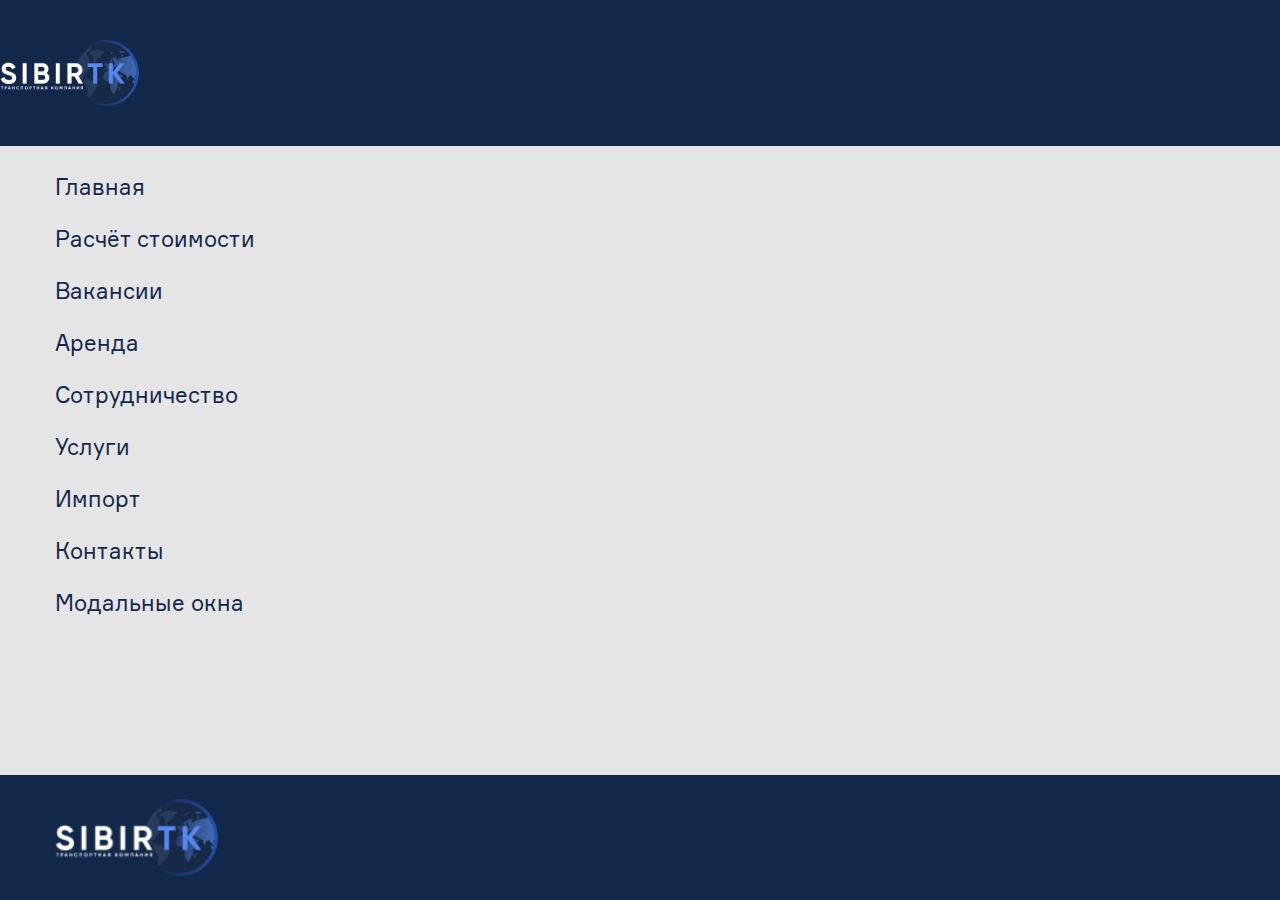
<file: menu.html>
<!DOCTYPE html>
<html lang="ru">

<head>
    <meta charset="UTF-8">
    <meta http-equiv="X-UA-Compatible" content="IE=edge">
    <meta name="viewport" content="width=device-width, initial-scale=1.0">
    <title>Навигация</title>
    <link rel="stylesheet" href="css/bootstrap.min.css">
    <link rel="stylesheet" href="css/swiper-bundle.min.css">
    <link rel="stylesheet" href="css/style.css">
</head>

<body>
    <div class="wrapper">
        <div class="content">

            <header class="header " style="padding-bottom: 0px;">
                <div class="header__top">
                    <div class="header__top-left">
                        <a href="index.html" class="header__logo">
                            <img src="images/logo.png" alt="">
                        </a>
                    </div>

                    <div class="header__burger ">

                    </div>
                </div>

            </header>

            <div class="navigation">
                <div class="container">
                    <ul style="padding: 30px 0 0 0; font-size: 22px;">
                        <li style="margin-bottom: 30px;">
                            <a href="index.html" target="_blank">Главная</a>
                        </li>
                        <li style="margin-bottom: 30px;">
                            <a href="price.html" target="_blank">Расчёт стоимости</a>
                        </li>
                        <li style="margin-bottom: 30px;">
                            <a href="job.html" target="_blank">Вакансии</a>
                        </li>
                        <li style="margin-bottom: 30px;">
                            <a href="rent.html" target="_blank">Аренда</a>
                        </li>
                        <li style="margin-bottom: 30px;">
                            <a href="partnership.html" target="_blank">Сотрудничество</a>
                        </li>
                        <li style="margin-bottom: 30px;">
                            <a href="service.html" target="_blank">Услуги</a>
                        </li>

                        <li style="margin-bottom: 30px;">
                            <a href="import.html" target="_blank">Импорт</a>
                        </li>
                        <li style="margin-bottom: 30px;">
                            <a href="contacts.html" target="_blank">Контакты</a>
                        </li>
                        <li style="margin-bottom: 30px;">
                            <a href="modals.html" target="_blank">Модальные окна</a>
                        </li>
                    </ul>
                </div>
            </div>

        </div>

        <footer class="footer" style="padding: 24px 0;">
            <div class="container">
                <div class="footer__inner">
                    <div class="footer__col">

                        <a style="margin: 0;" href="index.html" class="footer__logo">
                            <img src="images/logo.png" alt="">
                        </a>


                    </div>

                </div>
            </div>
        </footer>


    </div>
    <script src="js/jquery.min.js"></script>
    <script src="js/swiper.js"></script>
    <script src="js/index.js"></script>
</body>

</html>
</file>
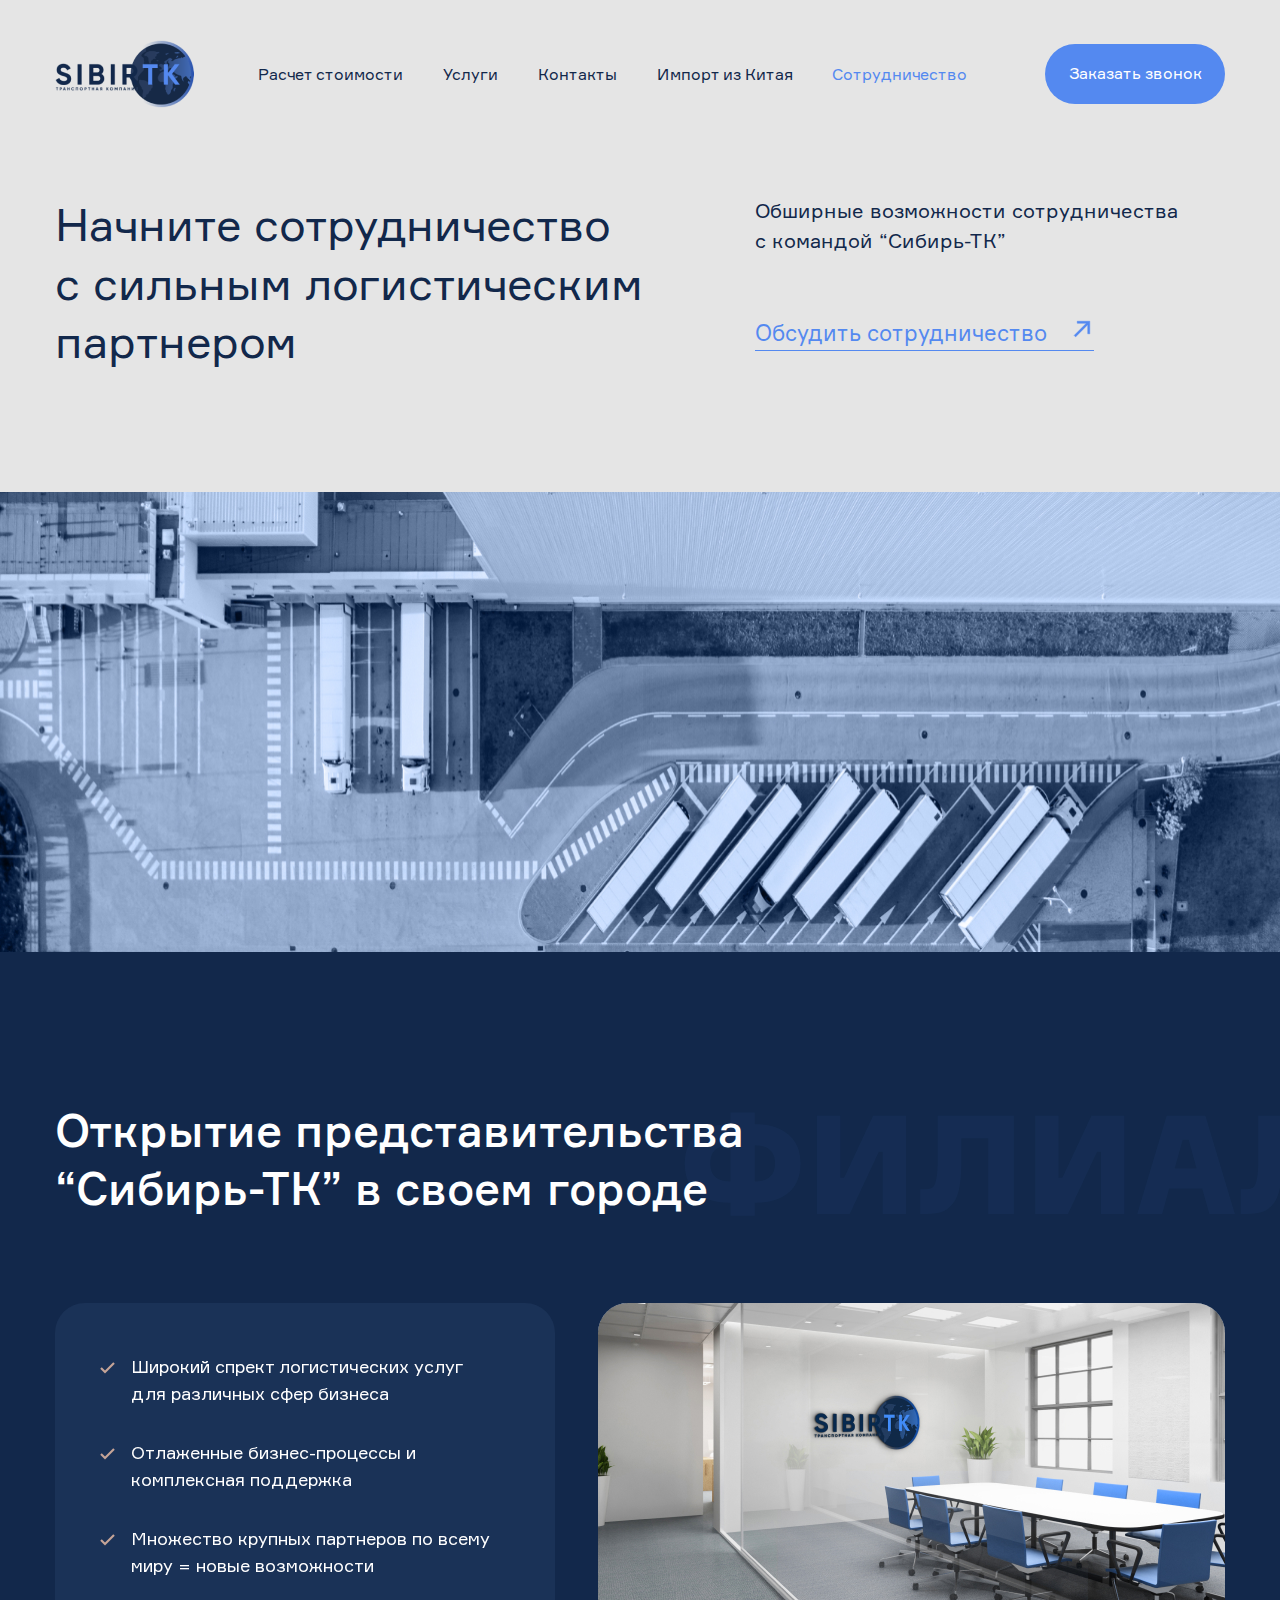
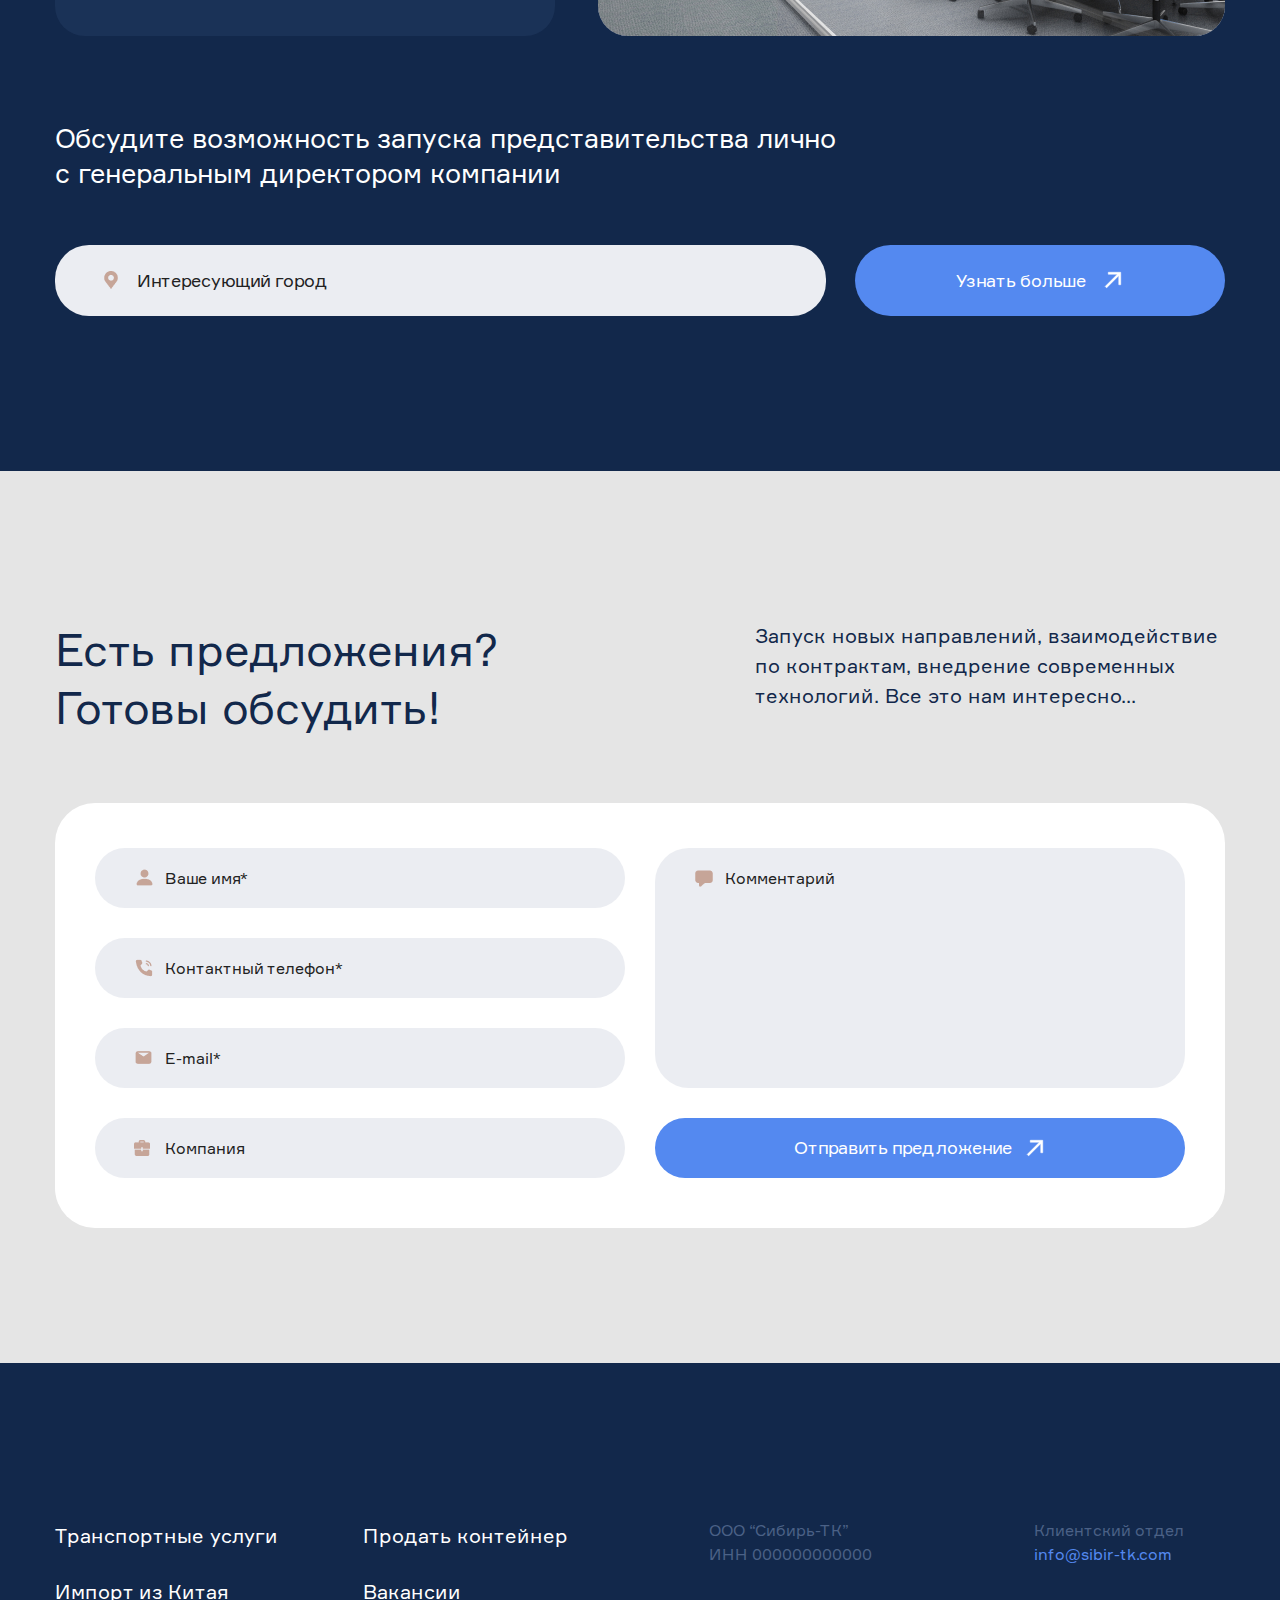
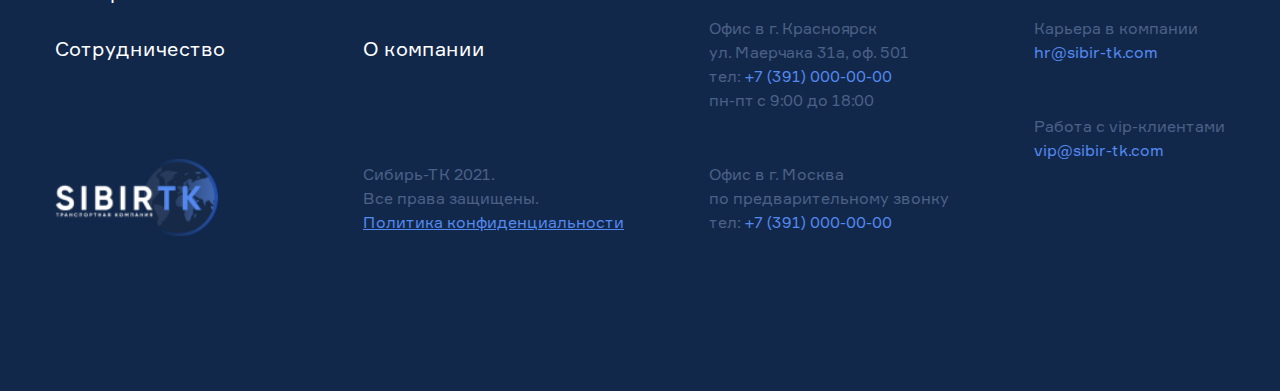
<file: partnership.html>
<!DOCTYPE html>
<html lang="ru">

<head>
    <meta charset="UTF-8">
    <meta http-equiv="X-UA-Compatible" content="IE=edge">
    <meta name="viewport" content="width=device-width, initial-scale=1.0">
    <title>Сотрудничество</title>
    <link rel="stylesheet" href="css/bootstrap.min.css">
    <link rel="stylesheet" href="css/swiper-bundle.min.css">
    <link rel="stylesheet" href="css/style.css">
</head>

<body>
    <div class="wrapper">
        <div class="content">

            <header class="header header--light header--2">
                <div class="container">
                    <div class="header__top">
                        <div class="header__top-left">
                            <a href="index.html" class="header__logo">
                                <img src="images/logo2.png" alt="">
                            </a>
                            <div class="header__top-title">Комплексные логистические решения для вашего бизнеса</div>
                        </div>
                        <div class="header__top-right">
                            <div class="header__top-icons">
                                <a href="#"><img src="images/train.svg" alt=""></a>
                                <a href="#"><img src="images/aeroplane.svg" alt=""></a>
                                <a href="#"><img src="images/pick-up-truck.svg" alt=""></a>
                                <a href="#"><img src="images/cargo-ship.svg" alt=""></a>
                                <a href="#"><img src="images/delivery-truck.svg" alt=""></a>
                            </div>
                            <nav class="header__nav">
                                <div class="header__nav-container">
                                    <ul>
                                        <li class="header__nav-item"><a href="price.html">Расчет стоимости</a></li>
                                        <li class="header__nav-item"><a href="job.html">Услуги</a></li>
                                        <li class="header__nav-item"><a href="contacts.html">Контакты</a></li>
                                        <li class="header__nav-item"><a href="import.html">Импорт из Китая</a></li>
                                        <li class="header__nav-item header__nav-item--active"><a href="partnership.html">Сотрудничество</a></li>
                                    </ul>
                                    <button class="header__btn">Заказать звонок</button>
                                </div>
                            </nav>

                        </div>
                        <div class="header__burger ">

                        </div>
                    </div>
                </div>


            </header>

            <section class="main-partnership">
                <div class="container">
                    <div class="main-partnership__inner">
                        <h1 class="main-partnership__title">Начните сотрудничество <br> с сильным логистическим <br> партнером</h1>
                        <div class="main-partnership__right">
                            <div class="main-partnership__desc">Обширные возможности сотрудничества <br> с командой “Сибирь-ТК”</div>
                            <a href="#" class="main-partnership__take">
                                <span>Обсудить сотрудничество</span>
                                <svg width="24" height="24" viewBox="0 0 24 24" fill="none" xmlns="http://www.w3.org/2000/svg">
                                    <path d="M7.5 4.25H7.25V4.5V6V6.25H7.5H16.3389L4.32322 18.2657L4.14645 18.4425L4.32322 18.6193L5.38072 19.6768L5.5575 19.8536L5.73428 19.6768L17.75 7.66105V16.5V16.75H18H19.5H19.75V16.5V4.5V4.25H19.5H7.5Z" fill="#5489F0" stroke="#5489F0" stroke-width="0.5"/>
                                </svg>
                            </a>
                        </div>
                    </div>
                </div>
            </section>

            <section class="filial">
                <div class="container">
                    <h2 class="filial__title">Открытие представительства <br> “Сибирь-ТК” в своем городе</h2>
                    <div class="filial__middle">
                        <ul class="filial__list">
                            <li class="filial__list-item">Широкий спрект логистических услуг для различных сфер бизнеса</li>
                            <li class="filial__list-item">Отлаженные бизнес-процессы и комплексная поддержка</li>
                            <li class="filial__list-item">Множество крупных партнеров по всему миру = новые возможности</li>
                        </ul>
                        <div class="filial__img"><img src="images/filial.jpg" alt=""></div>
                    </div>
                    <p class="filial__form-title">Обсудите возможность запуска представительства лично <br> с генеральным директором компании</p>
                    <form action="" class="filial__form">
                        <input type="text" placeholder="Интересующий город">
                        <button class="filial__form-btn btn1">
                            <span>Узнать больше</span>
                            <svg width="24" height="24" viewBox="0 0 24 24" fill="none" xmlns="http://www.w3.org/2000/svg">
                                <path d="M7.5 4.25H7.25V4.5V6V6.25H7.5H16.3389L4.32322 18.2657L4.14645 18.4425L4.32322 18.6193L5.38072 19.6768L5.5575 19.8536L5.73428 19.6768L17.75 7.66105V16.5V16.75H18H19.5H19.75V16.5V4.5V4.25H19.5H7.5Z" fill="#FFF" stroke="#FFF" stroke-width="0.5"/>
                            </svg>
                        </button>
                    </form>
                </div>
            </section>

            <section class="offer">
                <div class="container">
                    <div class="offer__inner">
                        <div class="offer__top">
                            <h2 class="offer__title">Есть предложения? <br> Готовы обсудить!</h2>
                            <p class="offer__desc">Запуск новых направлений, взаимодействие по контрактам, внедрение современных технологий. Все это нам интересно...</p>
                        </div>
                        <form action="" class="offer__form">
                            <div class="offer__info">
                                <input class="offer__info-name" type="text" placeholder="Ваше имя*">
                                <input class="offer__info-tel" type="tel" placeholder="Контактный телефон*">
                                <input class="offer__info-email" type="email" placeholder="E-mail*">
                                <input class="offer__info-co" type="text" placeholder="Компания">
                                <textarea class="offer__info-com" placeholder="Комментарий"></textarea>
                                <button class="offer__info-btn btn1">
                                    <span>Отправить предложение</span>
                                    <svg width="24" height="24" viewBox="0 0 24 24" fill="none" xmlns="http://www.w3.org/2000/svg">
                                        <path d="M7.5 4.25H7.25V4.5V6V6.25H7.5H16.3389L4.32322 18.2657L4.14645 18.4425L4.32322 18.6193L5.38072 19.6768L5.5575 19.8536L5.73428 19.6768L17.75 7.66105V16.5V16.75H18H19.5H19.75V16.5V4.5V4.25H19.5H7.5Z" fill="#FFF" stroke="#FFF" stroke-width="0.5"/>
                                    </svg>
                                </button>
                            </div>
                        </form>

                    </div>
                </div>
            </section>


        </div>

        <footer class="footer">
            <div class="container">
                <div class="footer__inner">
                    <div class="footer__col">
                        <a href="#" class="footer__item">Транспортные услуги</a>
                        <a href="#" class="footer__item">Импорт из Китая</a>
                        <a href="#" class="footer__item">Сотрудничество</a>
                        <a href="index.html" class="footer__logo">
                            <img src="images/logo.png" alt="">
                        </a>


                    </div>
                    <div class="footer__col">
                        <a href="#" class="footer__item">Продать контейнер</a>
                        <a href="#" class="footer__item">Вакансии</a>
                        <a href="#" class="footer__item">О компании</a>
                        <p class="footer__privacy">
                            Сибирь-ТК 2021. <br> Все права защищены. <br>
                            <a href="#">Политика конфиденциальности</a>
                        </p>


                    </div>
                    <div class="footer__col">
                        <p class="footer__inn footer__info">ООО “Сибирь-ТК” <br> ИНН 000000000000</p>
                        <div class="footer__info">
                            Офис в г. Красноярск <br> ул. Маерчака 31а, оф. 501 <br> тел: <a href=" +73910000000"> +7 (391) 000-00-00</a> <br> пн-пт с 9:00 до 18:00
                        </div>
                        <div class="footer__info">
                            Офис в г. Москва <br> по предварительному звонку <br> тел: <a href=" +73910000000"> +7 (391) 000-00-00</a>
                        </div>
                    </div>
                    <div class="footer__col">
                        <div class="footer__info">
                            Клиентский отдел <br>
                            <a href="mailto:info@sibir-tk.com">info@sibir-tk.com</a>
                        </div>
                        <div class="footer__info">
                            Карьера в компании <br>
                            <a href="mailto:hr@sibir-tk.com">hr@sibir-tk.com</a>
                        </div>
                        <div class="footer__info">
                            Работа с vip-клиентами <br>
                            <a href="mailto:vip@sibir-tk.com">vip@sibir-tk.com</a>
                        </div>
                    </div>
                </div>
            </div>
        </footer>


    </div>
    <script src="js/jquery.min.js"></script>
    <script src="js/swiper.js"></script>
    <script src="js/index.js"></script>
</body>

</html>
</file>
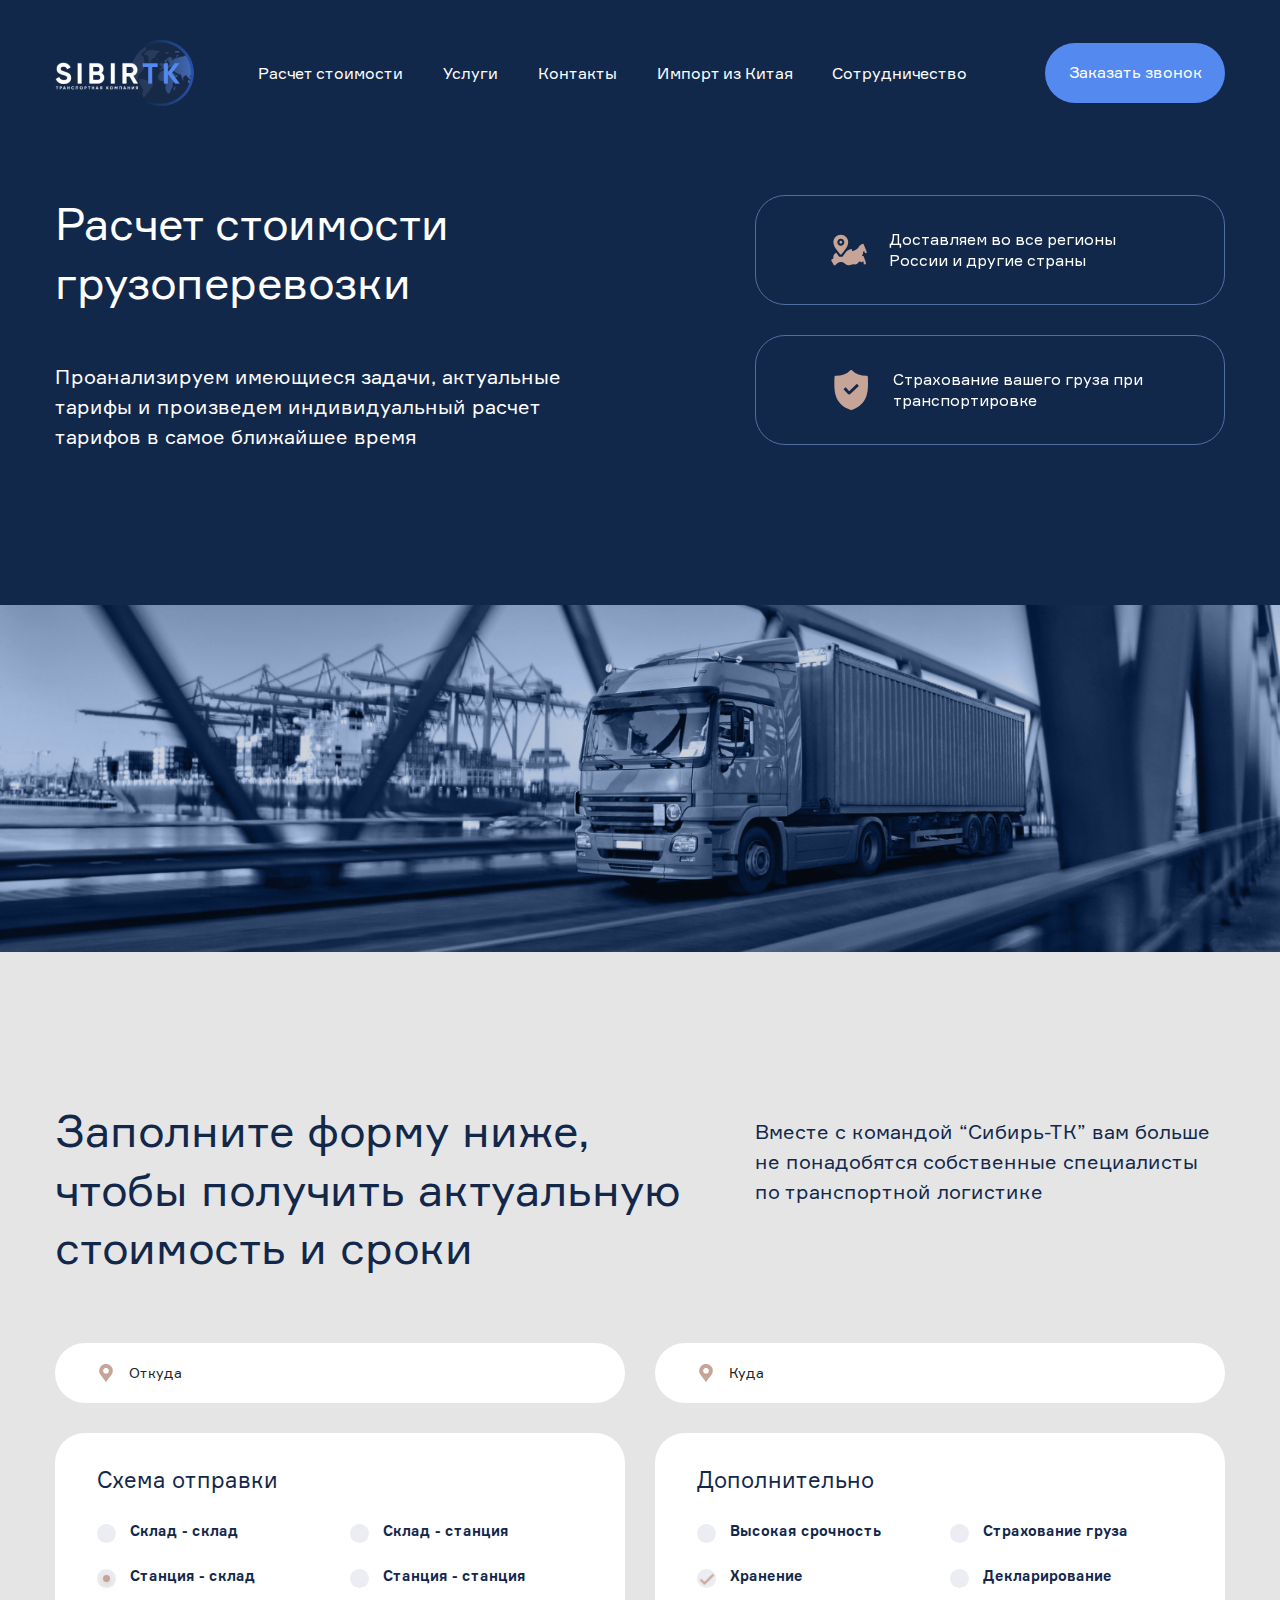
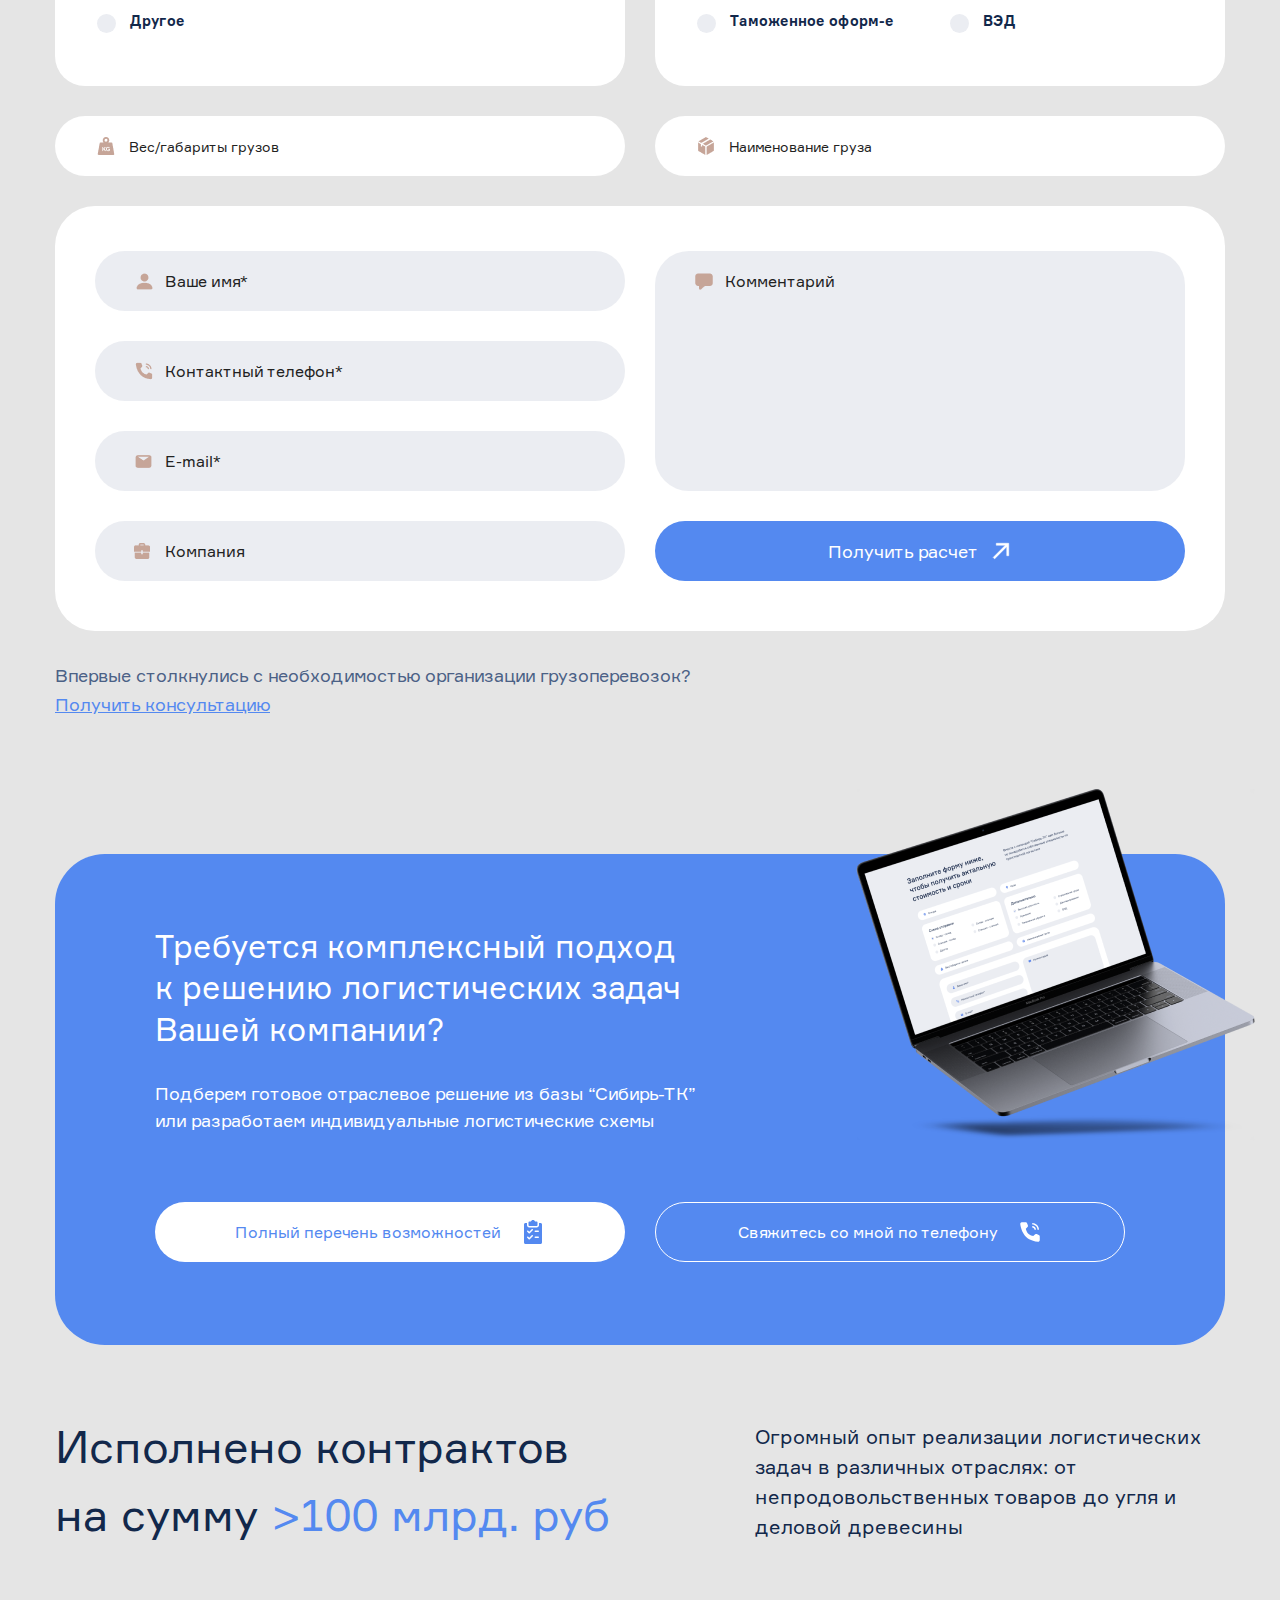
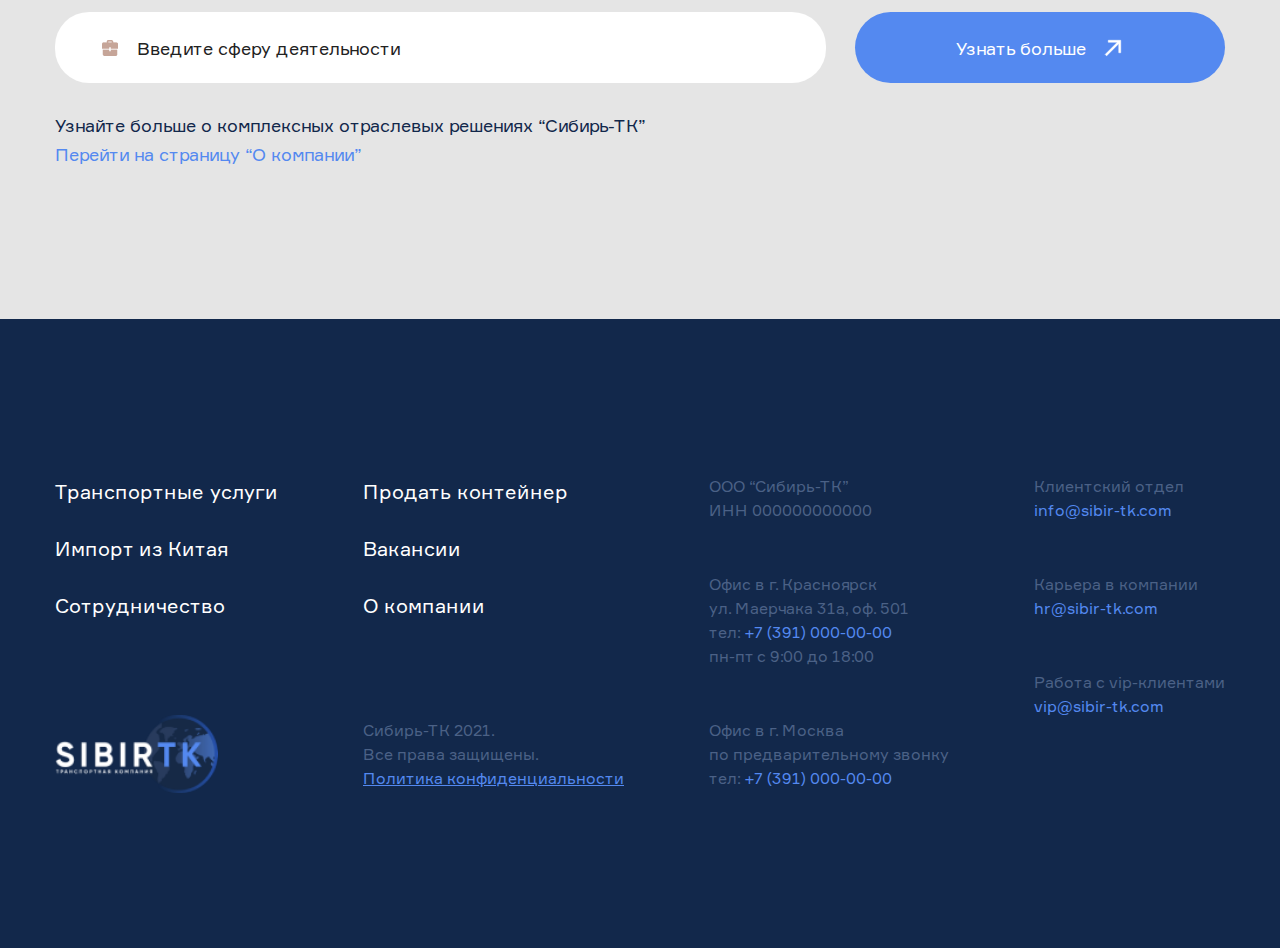
<file: price.html>
<!DOCTYPE html>
<html lang="ru">

<head>
    <meta charset="UTF-8">
    <meta http-equiv="X-UA-Compatible" content="IE=edge">
    <meta name="viewport" content="width=device-width, initial-scale=1.0">
    <title>Расчёт стоимости</title>
    <link rel="stylesheet" href="css/bootstrap.min.css">
    <link rel="stylesheet" href="css/swiper-bundle.min.css">
    <link rel="stylesheet" href="css/style.css">
</head>

<body>
    <div class="wrapper">
        <div class="content">

            <header class="header header--2 ">
                <div class="container">
                    <div class="header__top">
                        <div class="header__top-left">
                            <a href="index.html" class="header__logo">
                                <img src="images/logo.png" alt="">
                            </a>
                            <div class="header__top-title">Комплексные логистические решения для вашего бизнеса</div>
                        </div>
                        <div class="header__top-right">
                            <div class="header__top-icons">
                                <a href="#"><img src="images/train.svg" alt=""></a>
                                <a href="#"><img src="images/aeroplane.svg" alt=""></a>
                                <a href="#"><img src="images/pick-up-truck.svg" alt=""></a>
                                <a href="#"><img src="images/cargo-ship.svg" alt=""></a>
                                <a href="#"><img src="images/delivery-truck.svg" alt=""></a>
                            </div>
                            <nav class="header__nav">
                                <div class="header__nav-container">
                                    <ul>
                                        <li class="header__nav-item"><a href="price.html">Расчет стоимости</a></li>
                                        <li class="header__nav-item"><a href="job.html">Услуги</a></li>
                                        <li class="header__nav-item"><a href="contacts.html">Контакты</a></li>
                                        <li class="header__nav-item"><a href="import.html">Импорт из Китая</a></li>
                                        <li class="header__nav-item"><a href="partnership.html">Сотрудничество</a></li>
                                    </ul>
                                    <button class="header__btn">Заказать звонок</button>
                                </div>
                            </nav>

                        </div>
                        <div class="header__burger ">

                        </div>
                    </div>
                </div>

            </header>
            <section class="main main--price main--2" style="background-image: url('images/headerbg2.jpg');">
                <div class="container">
                    <div class="main__middle main__middle--2">
                        <h1 class="main__title">Расчет стоимости <br> грузоперевозки</h1>
                        <div class="main__desc">Проанализируем имеющиеся задачи, актуальные <br> тарифы и произведем индивидуальный расчет <br> тарифов в самое ближайшее время</div>

                    </div>
                    <div class="main__bottom main__bottom--price">
                        <a href="#" class="main__item">
                            <img src="images/map.svg" alt="">
                            <span>Доставляем во все регионы России и другие страны</span>
                        </a>
                        <a href="#" class="main__item">
                            <img src="images/shield.svg" alt="">
                            <span>Страхование вашего груза при транспортировке</span>
                        </a>
                    </div>
                </div>
            </section>


            <section class="calc calc--price">
                <div class="container">
                    <div class="calc__inner">
                        <div class="calc__top">
                            <h2 class="calc__title">Заполните форму ниже,<br>чтобы получить актуальную <br> стоимость и сроки</h2>
                            <p class="calc__desc">Вместе с командой “Сибирь-ТК” вам больше не понадобятся собственные специалисты по транспортной логистике</p>
                        </div>
                        <form action="" class="calc__form">
                            <div class="calc__from">
                                <input type="text" placeholder="Откуда">
                            </div>
                            <div class="calc__to">
                                <input type="text" placeholder="Куда">
                            </div>
                            <div class="calc__scheme">
                                <p class="calc__scheme-title">Схема отправки</p>
                                <div class="calc__scheme-radios">
                                    <div class="calc__scheme-radio">
                                        <input type="radio" name="scheme" class="radio" id="scheme1" />
                                        <label for="scheme1">
                                            Склад - склад
                                        </label>
                                    </div>
                                    <div class="calc__scheme-radio">
                                        <input type="radio" name="scheme" class="radio" id="scheme2" />
                                        <label for="scheme2">
                                            Склад - станция
                                        </label>
                                    </div>
                                    <div class="calc__scheme-radio">
                                        <input checked type="radio" name="scheme" class="radio" id="scheme3" />
                                        <label for="scheme3">
                                            Станция - склад
                                        </label>
                                    </div>
                                    <div class="calc__scheme-radio">
                                        <input type="radio" name="scheme" class="radio" id="scheme4" />
                                        <label for="scheme4">
                                            Станция - станция
                                        </label>
                                    </div>
                                    <div class="calc__scheme-radio">
                                        <input type="radio" name="scheme" class="radio" id="scheme5" />
                                        <label for="scheme5">
                                            Другое
                                        </label>
                                    </div>
                                </div>
                            </div>
                            <div class="calc__extra">
                                <p class="calc__extra-title">Дополнительно</p>
                                <div class="calc__extra-checkboxes">
                                    <div class="calc__extra-checkbox">
                                        <input type="checkbox" class="checkbox" id="extra1" />
                                        <label for="extra1">
                                            Высокая срочность
                                        </label>
                                    </div>
                                    <div class="calc__extra-checkbox">
                                        <input type="checkbox" class="checkbox" id="extra2" />
                                        <label for="extra2">
                                            Страхование груза
                                        </label>
                                    </div>
                                    <div class="calc__extra-checkbox">
                                        <input checked type="checkbox" class="checkbox" id="extra3" />
                                        <label for="extra3">
                                            Хранение
                                        </label>
                                    </div>
                                    <div class="calc__extra-checkbox">
                                        <input type="checkbox" class="checkbox" id="extra4" />
                                        <label for="extra4">
                                            Декларирование
                                        </label>
                                    </div>
                                    <div class="calc__extra-checkbox">
                                        <input type="checkbox" class="checkbox" id="extra5" />
                                        <label for="extra5">
                                            Таможенное оформ-е
                                        </label>
                                    </div>
                                    <div class="calc__extra-checkbox">
                                        <input type="checkbox" class="checkbox" id="extra6" />
                                        <label for="extra6">
                                            ВЭД
                                        </label>
                                    </div>
                                </div>
                            </div>
                            <div class="calc__cargo-weight">
                                <input type="text" placeholder="Вес/габариты грузов">
                            </div>
                            <div class="calc__cargo-name">
                                <input type="text" placeholder="Наименование груза">
                            </div>
                            <div class="calc__info">
                                <input class="calc__info-name" type="text" placeholder="Ваше имя*">
                                <input class="calc__info-tel" type="tel" placeholder="Контактный телефон*">
                                <input class="calc__info-email" type="email" placeholder="E-mail*">
                                <input class="calc__info-co" type="text" placeholder="Компания">
                                <textarea class="calc__info-com" placeholder="Комментарий"></textarea>
                                <button class="calc__info-btn btn1">
                                    <span>Получить расчет</span>
                                    <svg width="24" height="24" viewBox="0 0 24 24" fill="none" xmlns="http://www.w3.org/2000/svg">
                                        <path d="M7.5 4.25H7.25V4.5V6V6.25H7.5H16.3389L4.32322 18.2657L4.14645 18.4425L4.32322 18.6193L5.38072 19.6768L5.5575 19.8536L5.73428 19.6768L17.75 7.66105V16.5V16.75H18H19.5H19.75V16.5V4.5V4.25H19.5H7.5Z" fill="#FFF" stroke="#FFF" stroke-width="0.5"/>
                                    </svg>
                                </button>
                            </div>
                            <div class="calc__agree">
                                Впервые столкнулись с необходимостью организации грузоперевозок?<br>
                                <a href="#">Получить консультацию</a>
                            </div>
                        </form>

                    </div>
                </div>
            </section>

            <section class="complex">
                <div class="container">
                    <div class="complex__top">

                        <p class="complex__top-title">Требуется комплексный подход <br> к решению логистических задач <br> Вашей компании?</p>
                        <p class="complex__top-desc">Подберем готовое отраслевое решение из базы “Сибирь-ТК” <br> или разработаем индивидуальные логистические схемы</p>
                        <img src="images/macbook.png" alt="" class="complex__top-img">
                        <div class="complex__top-buttons">
                            <button class="complex__top-fullbtn  btn2">
                                <span>Полный перечень возможностей</span>
                                <svg width="24" height="24" viewBox="0 0 24 24" fill="none" xmlns="http://www.w3.org/2000/svg">
                                    <path d="M15.75 1.5H14.121C13.812 0.627 12.978 0 12 0C11.022 0 10.188 0.627 9.8775 1.5H8.25C7.836 1.5 7.5 1.836 7.5 2.25V5.25C7.5 5.664 7.836 6 8.25 6H15.75C16.164 6 16.5 5.664 16.5 5.25V2.25C16.5 1.836 16.164 1.5 15.75 1.5Z" fill="#5489F0"/>
                                    <path d="M19.5 3H18V5.25C18 6.4905 16.9905 7.5 15.75 7.5H8.25C7.0095 7.5 6 6.4905 6 5.25V3H4.5C3.6735 3 3 3.6735 3 4.5V22.5C3 23.3415 3.6585 24 4.5 24H19.5C20.3415 24 21 23.3415 21 22.5V4.5C21 3.6585 20.3415 3 19.5 3ZM11.781 16.281L8.781 19.281C8.634 19.4265 8.442 19.5 8.25 19.5C8.058 19.5 7.866 19.4265 7.719 19.281L6.219 17.781C5.9265 17.4885 5.9265 17.013 6.219 16.7205C6.5115 16.428 6.987 16.428 7.2795 16.7205L8.25 17.6895L10.719 15.2205C11.0115 14.928 11.487 14.928 11.7795 15.2205C12.072 15.513 12.0735 15.987 11.781 16.281ZM11.781 10.281L8.781 13.281C8.634 13.4265 8.442 13.5 8.25 13.5C8.058 13.5 7.866 13.4265 7.719 13.281L6.219 11.781C5.9265 11.4885 5.9265 11.013 6.219 10.7205C6.5115 10.428 6.987 10.428 7.2795 10.7205L8.25 11.6895L10.719 9.2205C11.0115 8.928 11.487 8.928 11.7795 9.2205C12.072 9.513 12.0735 9.987 11.781 10.281ZM17.25 18H14.25C13.836 18 13.5 17.664 13.5 17.25C13.5 16.836 13.836 16.5 14.25 16.5H17.25C17.664 16.5 18 16.836 18 17.25C18 17.664 17.664 18 17.25 18ZM17.25 12H14.25C13.836 12 13.5 11.664 13.5 11.25C13.5 10.836 13.836 10.5 14.25 10.5H17.25C17.664 10.5 18 10.836 18 11.25C18 11.664 17.664 12 17.25 12Z" fill="#5489F0"/>
                                </svg>
                            </button>
                            <button class="complex__top-telbtn btn3">
                                <span>Свяжитесь со мной по телефону</span>
                                <svg width="24" height="24" viewBox="0 0 24 24" fill="none" xmlns="http://www.w3.org/2000/svg">
                                    <path d="M18 9.75H16.5C16.4994 9.15345 16.2622 8.5815 15.8403 8.15967C15.4185 7.73784 14.8466 7.5006 14.25 7.5V6C15.2442 6.00119 16.1973 6.39666 16.9003 7.09966C17.6033 7.80267 17.9988 8.7558 18 9.75Z" fill="white"/>
                                    <path d="M21 9.75H19.5C19.4984 8.3581 18.9448 7.02367 17.9606 6.03944C16.9763 5.05522 15.6419 4.50159 14.25 4.5V3C16.0396 3.00199 17.7553 3.71378 19.0208 4.97922C20.2862 6.24466 20.998 7.9604 21 9.75Z" fill="white"/>
                                    <path d="M15.25 16.1115L16.93 14.4315C17.1549 14.2066 17.4408 14.0526 17.7524 13.9886C18.0639 13.9246 18.3874 13.9534 18.6828 14.0715L20.7288 14.8905C21.0303 15.0112 21.2888 15.2194 21.4709 15.4884C21.653 15.7574 21.7503 16.0747 21.7503 16.3995V20.1203C21.7508 20.3414 21.7062 20.5603 21.6192 20.7636C21.5321 20.9669 21.4045 21.1504 21.2442 21.3026C21.0838 21.4549 20.8941 21.5729 20.6865 21.6493C20.479 21.7257 20.2581 21.7589 20.0373 21.747C5.69576 20.8545 2.79926 8.70751 2.26151 4.05601C2.23546 3.8286 2.25786 3.59826 2.32722 3.38013C2.39658 3.16201 2.51133 2.96104 2.66394 2.79044C2.81654 2.61984 3.00353 2.48349 3.21261 2.39034C3.42169 2.29719 3.64812 2.24937 3.87701 2.25001H7.53176C7.85656 2.25 8.17392 2.3473 8.44288 2.52938C8.71185 2.71146 8.9201 2.96995 9.04076 3.27151L9.85901 5.31751C9.97709 5.61284 10.0059 5.93633 9.94193 6.24788C9.87794 6.55944 9.72394 6.84538 9.49901 7.07026L7.81901 8.75026C7.81901 8.75026 8.75051 15.2993 15.25 16.1115Z" fill="white"/>
                                </svg>
                            </button>
                        </div>
                    </div>
                    <div class="complex__bottom">
                        <div class="complex__bottom-info">
                            <p class="complex__bottom-title">Исполнено контрактов <br> на сумму <span>>100 млрд. руб</span></p>
                            <p class="complex__bottom-desc">Огромный опыт реализации логистических задач в различных отраслях: от непродовольственных товаров до угля и деловой древесины</p>

                        </div>
                        <form action="" class="complex__form">
                            <input type="text" placeholder="Введите сферу деятельности">
                            <button class="complex__form-btn btn1">
                                <span>Узнать больше</span>
                                <svg width="24" height="24" viewBox="0 0 24 24" fill="none" xmlns="http://www.w3.org/2000/svg">
                                    <path d="M7.5 4.25H7.25V4.5V6V6.25H7.5H16.3389L4.32322 18.2657L4.14645 18.4425L4.32322 18.6193L5.38072 19.6768L5.5575 19.8536L5.73428 19.6768L17.75 7.66105V16.5V16.75H18H19.5H19.75V16.5V4.5V4.25H19.5H7.5Z" fill="#FFF" stroke="#FFF" stroke-width="0.5"/>
                                </svg>
                            </button>
                        </form>
                        <div class="complex__form-desc">Узнайте больше о комплексных отраслевых решениях “Сибирь-ТК” <br> <a href="">Перейти на страницу “О компании”</a></div>
                    </div>
                </div>
            </section>


        </div>

        <footer class="footer">
            <div class="container">
                <div class="footer__inner">
                    <div class="footer__col">
                        <a href="#" class="footer__item">Транспортные услуги</a>
                        <a href="#" class="footer__item">Импорт из Китая</a>
                        <a href="#" class="footer__item">Сотрудничество</a>
                        <a href="index.html" class="footer__logo">
                            <img src="images/logo.png" alt="">
                        </a>


                    </div>
                    <div class="footer__col">
                        <a href="#" class="footer__item">Продать контейнер</a>
                        <a href="#" class="footer__item">Вакансии</a>
                        <a href="#" class="footer__item">О компании</a>
                        <p class="footer__privacy">
                            Сибирь-ТК 2021. <br> Все права защищены. <br>
                            <a href="#">Политика конфиденциальности</a>
                        </p>


                    </div>
                    <div class="footer__col">
                        <p class="footer__inn footer__info">ООО “Сибирь-ТК” <br> ИНН 000000000000</p>
                        <div class="footer__info">
                            Офис в г. Красноярск <br> ул. Маерчака 31а, оф. 501 <br> тел: <a href=" +73910000000"> +7 (391) 000-00-00</a> <br> пн-пт с 9:00 до 18:00
                        </div>
                        <div class="footer__info">
                            Офис в г. Москва <br> по предварительному звонку <br> тел: <a href=" +73910000000"> +7 (391) 000-00-00</a>
                        </div>
                    </div>
                    <div class="footer__col">
                        <div class="footer__info">
                            Клиентский отдел <br>
                            <a href="mailto:info@sibir-tk.com">info@sibir-tk.com</a>
                        </div>
                        <div class="footer__info">
                            Карьера в компании <br>
                            <a href="mailto:hr@sibir-tk.com">hr@sibir-tk.com</a>
                        </div>
                        <div class="footer__info">
                            Работа с vip-клиентами <br>
                            <a href="mailto:vip@sibir-tk.com">vip@sibir-tk.com</a>
                        </div>
                    </div>
                </div>
            </div>
        </footer>


    </div>
    <script src="js/jquery.min.js"></script>
    <script src="js/swiper.js"></script>
    <script src="js/index.js"></script>
</body>

</html>
</file>
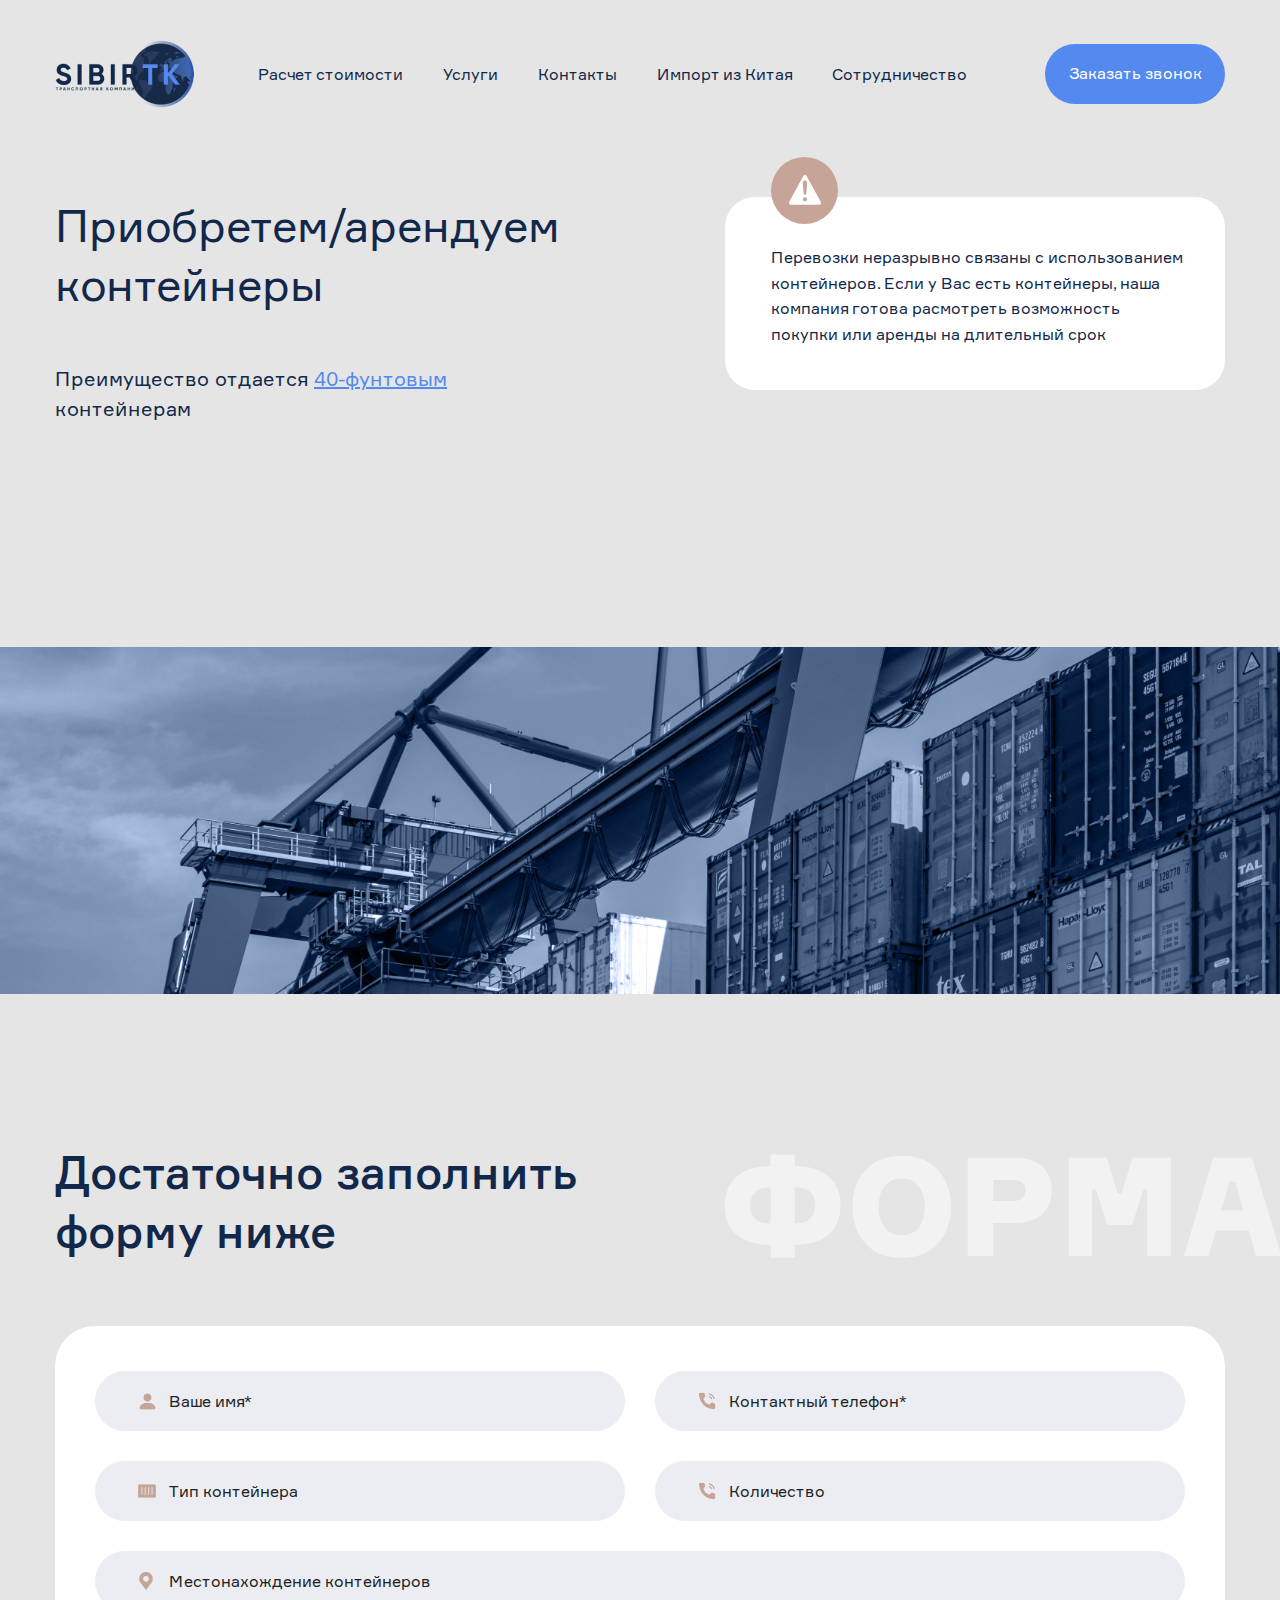
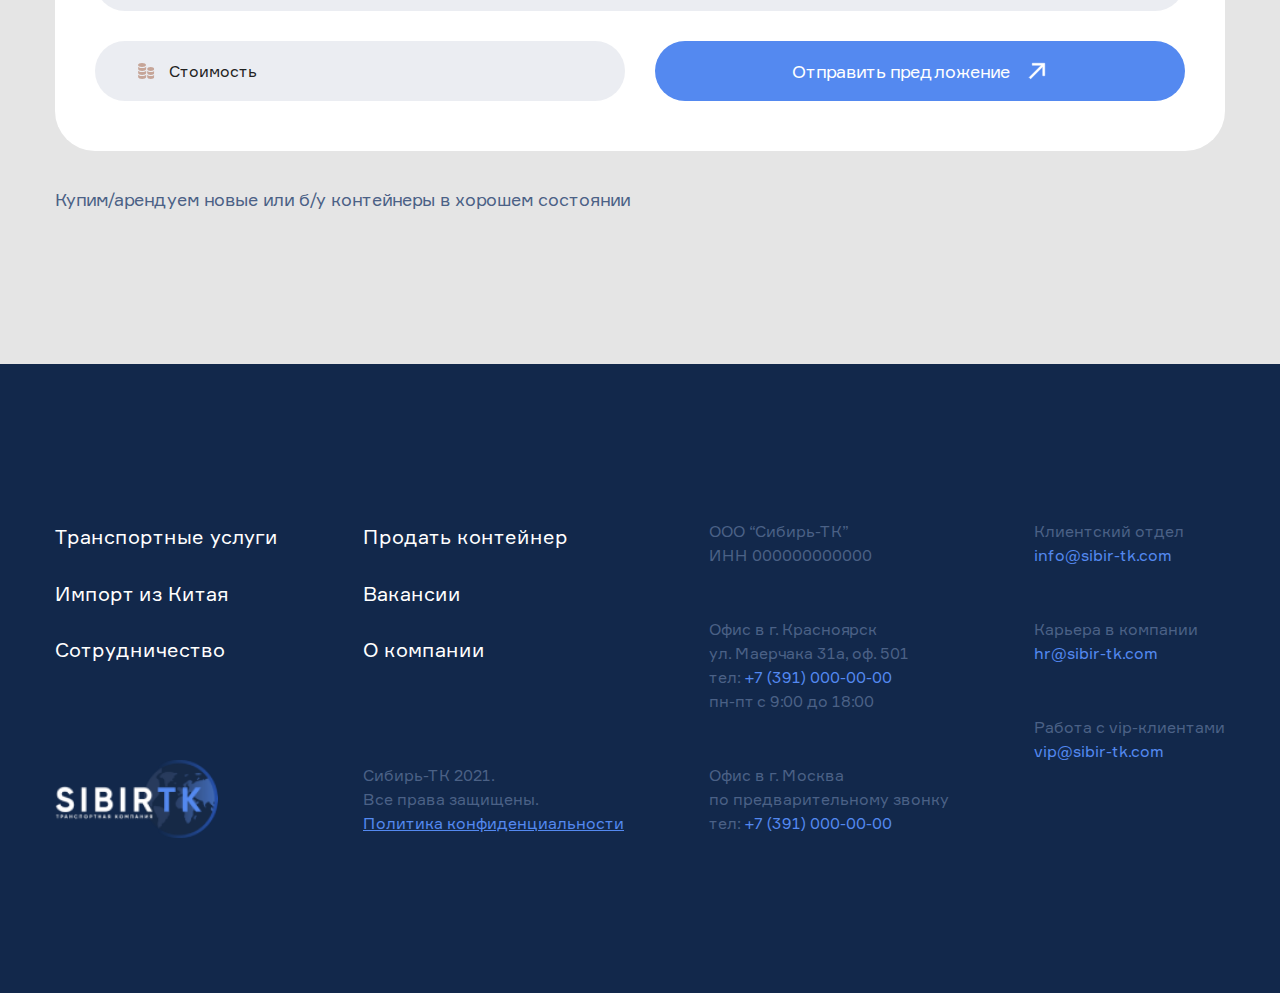
<file: rent.html>
<!DOCTYPE html>
<html lang="ru">

<head>
    <meta charset="UTF-8">
    <meta http-equiv="X-UA-Compatible" content="IE=edge">
    <meta name="viewport" content="width=device-width, initial-scale=1.0">
    <title>Аренда</title>
    <link rel="stylesheet" href="css/bootstrap.min.css">
    <link rel="stylesheet" href="css/swiper-bundle.min.css">
    <link rel="stylesheet" href="css/style.css">
</head>

<body>
    <div class="wrapper">
        <div class="content">

            <header class="header  header--2 header--light">
                <div class="container">
                    <div class="header__top">
                        <div class="header__top-left">
                            <a href="index.html" class="header__logo">
                                <img src="images/logo2.png" alt="">
                            </a>
                            <div class="header__top-title">Комплексные логистические решения для вашего бизнеса</div>
                        </div>
                        <div class="header__top-right">
                            <div class="header__top-icons">
                                <a href="#"><img src="images/train.svg" alt=""></a>
                                <a href="#"><img src="images/aeroplane.svg" alt=""></a>
                                <a href="#"><img src="images/pick-up-truck.svg" alt=""></a>
                                <a href="#"><img src="images/cargo-ship.svg" alt=""></a>
                                <a href="#"><img src="images/delivery-truck.svg" alt=""></a>
                            </div>
                            <nav class="header__nav">
                                <div class="header__nav-container">
                                    <ul>
                                        <li class="header__nav-item"><a href="price.html">Расчет стоимости</a></li>
                                        <li class="header__nav-item"><a href="job.html">Услуги</a></li>
                                        <li class="header__nav-item"><a href="contacts.html">Контакты</a></li>
                                        <li class="header__nav-item"><a href="import.html">Импорт из Китая</a></li>
                                        <li class="header__nav-item"><a href="partnership.html">Сотрудничество</a></li>
                                    </ul>
                                    <button class="header__btn">Заказать звонок</button>
                                </div>
                            </nav>

                        </div>
                        <div class="header__burger ">

                        </div>
                    </div>
                </div>


            </header>

            <section class="main main--rent main--2 main--light" style="background-image: url('images/headerbg3.jpg');">
                <div class="container">
                    <div class="main__middle main__middle--2">
                        <h1 class="main__title">Приобретем/арендуем <br> контейнеры</h1>
                        <div class="main__desc">Преимущество отдается <span>40-фунтовым</span> контейнерам</div>

                    </div>
                    <div class="main__bottom ">
                        <div class="main__warning">
                            <div class="main__warning-img"><img src="images/emojione-v1_warning.svg" alt=""></div>
                            <p>Перевозки неразрывно связаны с использованием контейнеров. Если у Вас есть контейнеры, наша компания готова расмотреть возможность покупки или аренды на длительный срок</p>
                        </div>
                    </div>
                </div>
            </section>

            <section class="form">
                <div class="container">
                    <div class="form__inner">
                        <h2 class="form__title">Достаточно заполнить <br> форму ниже</h2>
                        <form action="">
                            <input class="form-name" type="text" placeholder="Ваше имя*">
                            <input class="form-tel" type="tel" placeholder="Контактный телефон*">
                            <input class="form-type" type="text" placeholder="Тип контейнера">
                            <input class="form-num" type="number" placeholder="Количество">
                            <input class="form-position" type="text" placeholder="Местонахождение контейнеров">
                            <input class="form-price" type="text" placeholder="Стоимость">
                            <button class="form-btn btn1">
                                <span>Отправить предложение</span>
                                <svg width="24" height="24" viewBox="0 0 24 24" fill="none" xmlns="http://www.w3.org/2000/svg">
                                    <path d="M7.5 4.25H7.25V4.5V6V6.25H7.5H16.3389L4.32322 18.2657L4.14645 18.4425L4.32322 18.6193L5.38072 19.6768L5.5575 19.8536L5.73428 19.6768L17.75 7.66105V16.5V16.75H18H19.5H19.75V16.5V4.5V4.25H19.5H7.5Z" fill="#FFF" stroke="#FFF" stroke-width="0.5"/>
                                </svg>
                            </button>
                        </form>
                        <p class="form__desc">Купим/арендуем новые или б/у контейнеры в хорошем состоянии</p>
                    </div>
                </div>
            </section>

        </div>

        <footer class="footer">
            <div class="container">
                <div class="footer__inner">
                    <div class="footer__col">
                        <a href="#" class="footer__item">Транспортные услуги</a>
                        <a href="#" class="footer__item">Импорт из Китая</a>
                        <a href="#" class="footer__item">Сотрудничество</a>
                        <a href="index.html" class="footer__logo">
                            <img src="images/logo.png" alt="">
                        </a>


                    </div>
                    <div class="footer__col">
                        <a href="#" class="footer__item">Продать контейнер</a>
                        <a href="#" class="footer__item">Вакансии</a>
                        <a href="#" class="footer__item">О компании</a>
                        <p class="footer__privacy">
                            Сибирь-ТК 2021. <br> Все права защищены. <br>
                            <a href="#">Политика конфиденциальности</a>
                        </p>


                    </div>
                    <div class="footer__col">
                        <p class="footer__inn footer__info">ООО “Сибирь-ТК” <br> ИНН 000000000000</p>
                        <div class="footer__info">
                            Офис в г. Красноярск <br> ул. Маерчака 31а, оф. 501 <br> тел: <a href=" +73910000000"> +7 (391) 000-00-00</a> <br> пн-пт с 9:00 до 18:00
                        </div>
                        <div class="footer__info">
                            Офис в г. Москва <br> по предварительному звонку <br> тел: <a href=" +73910000000"> +7 (391) 000-00-00</a>
                        </div>
                    </div>
                    <div class="footer__col">
                        <div class="footer__info">
                            Клиентский отдел <br>
                            <a href="mailto:info@sibir-tk.com">info@sibir-tk.com</a>
                        </div>
                        <div class="footer__info">
                            Карьера в компании <br>
                            <a href="mailto:hr@sibir-tk.com">hr@sibir-tk.com</a>
                        </div>
                        <div class="footer__info">
                            Работа с vip-клиентами <br>
                            <a href="mailto:vip@sibir-tk.com">vip@sibir-tk.com</a>
                        </div>
                    </div>
                </div>
            </div>
        </footer>


    </div>
    <script src="js/jquery.min.js"></script>
    <script src="js/swiper.js"></script>
    <script src="js/index.js"></script>
</body>

</html>
</file>
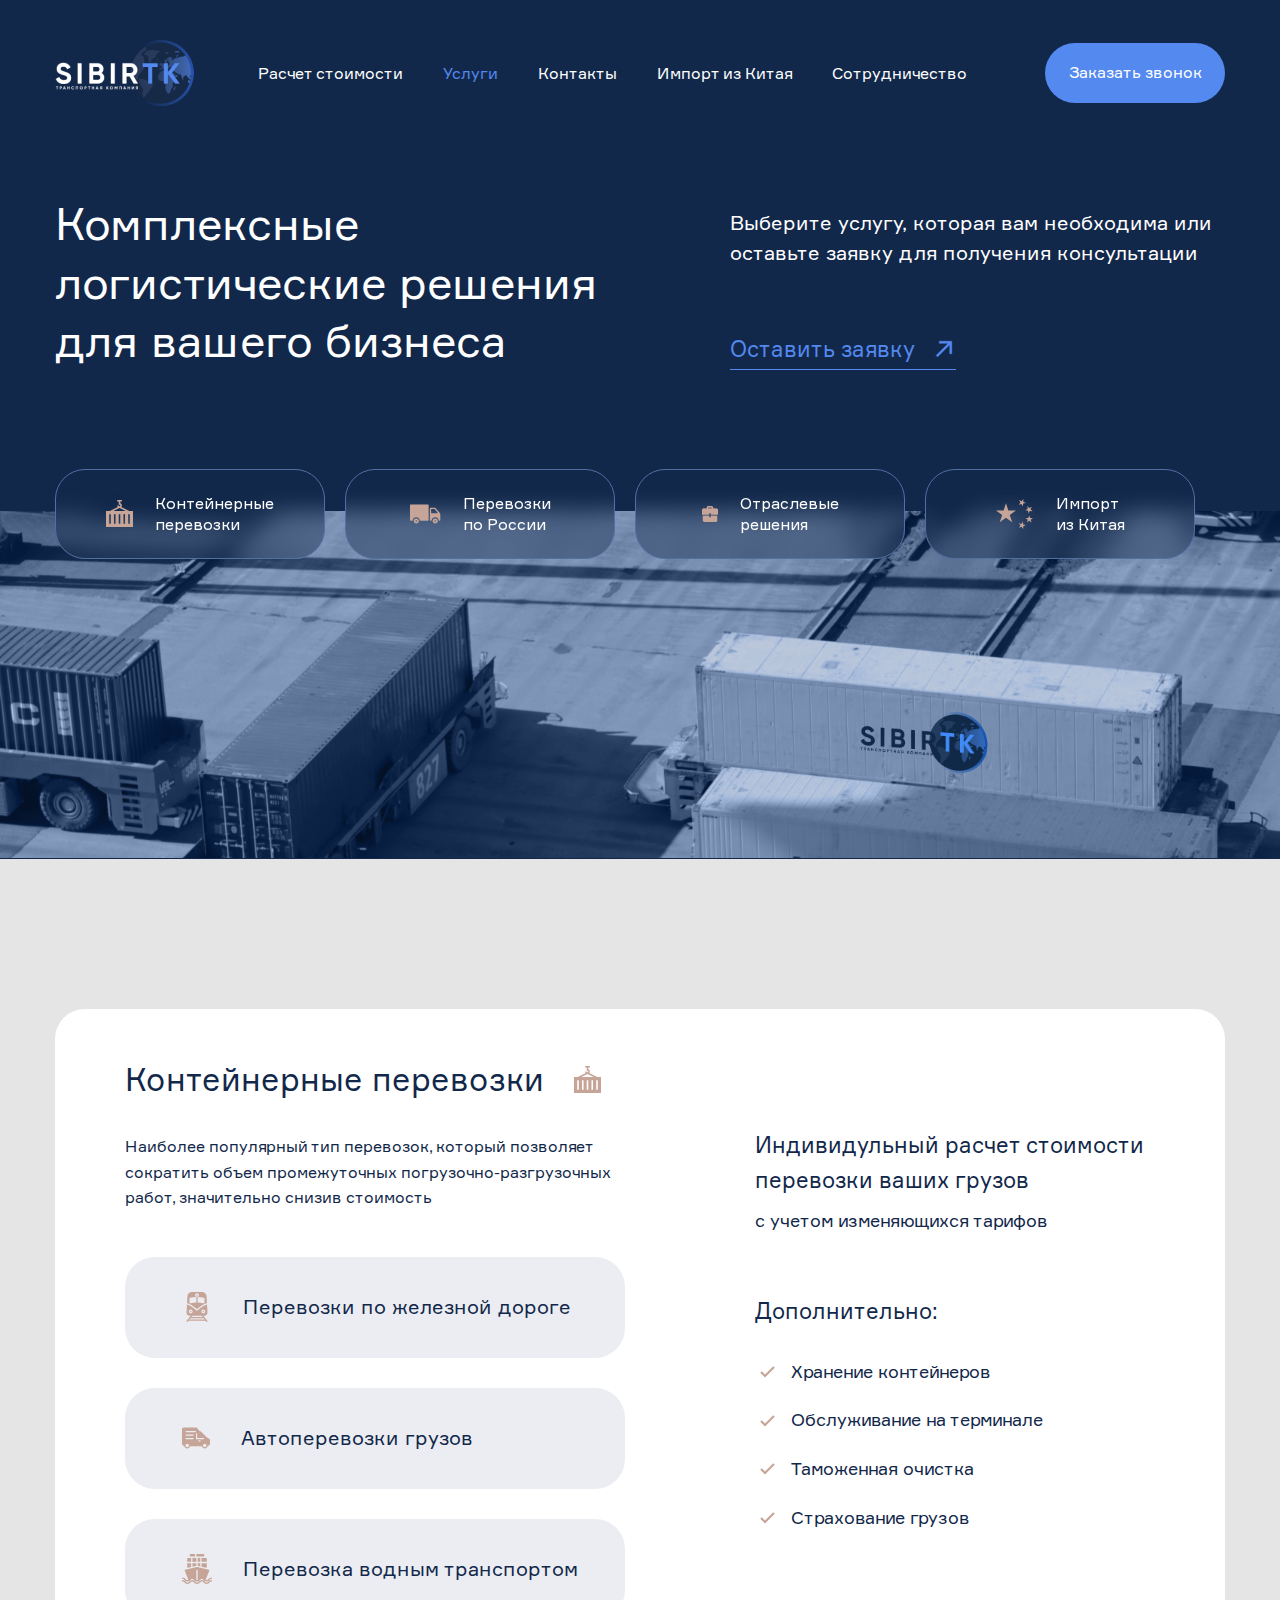
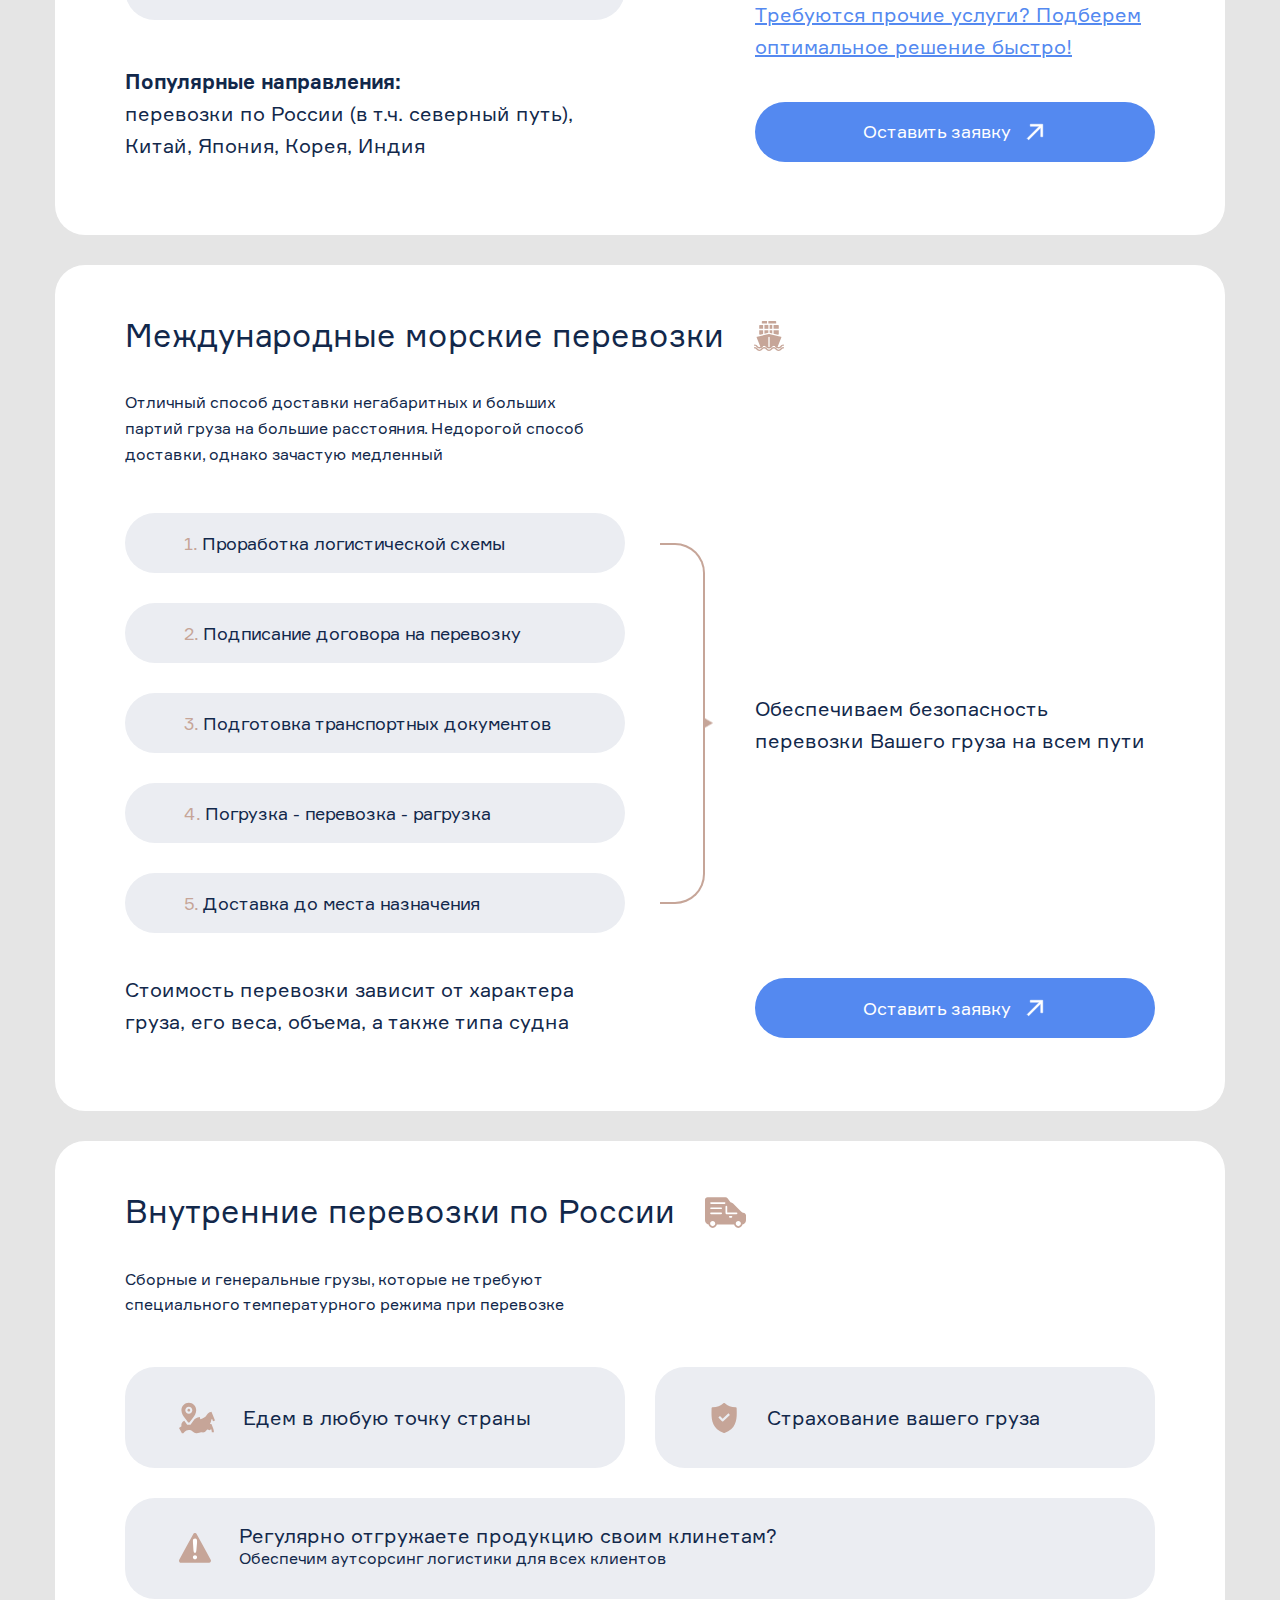
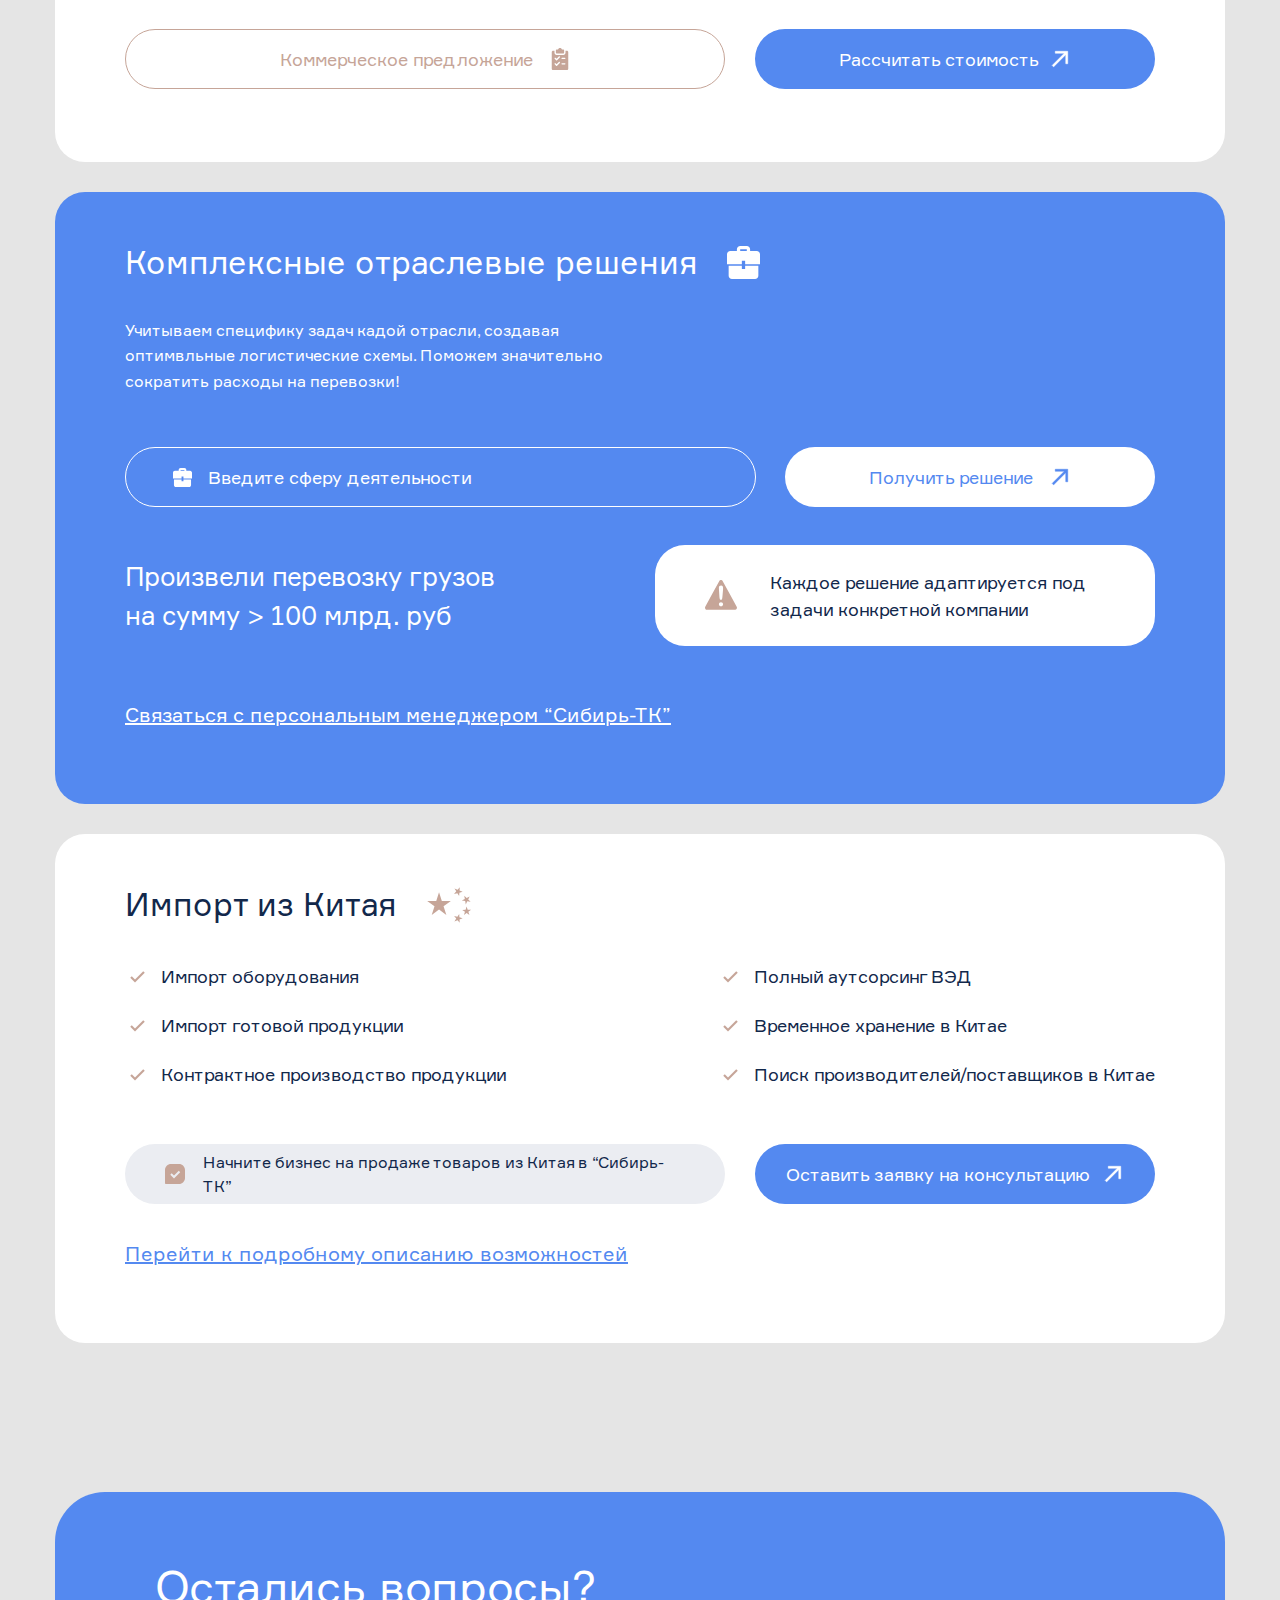
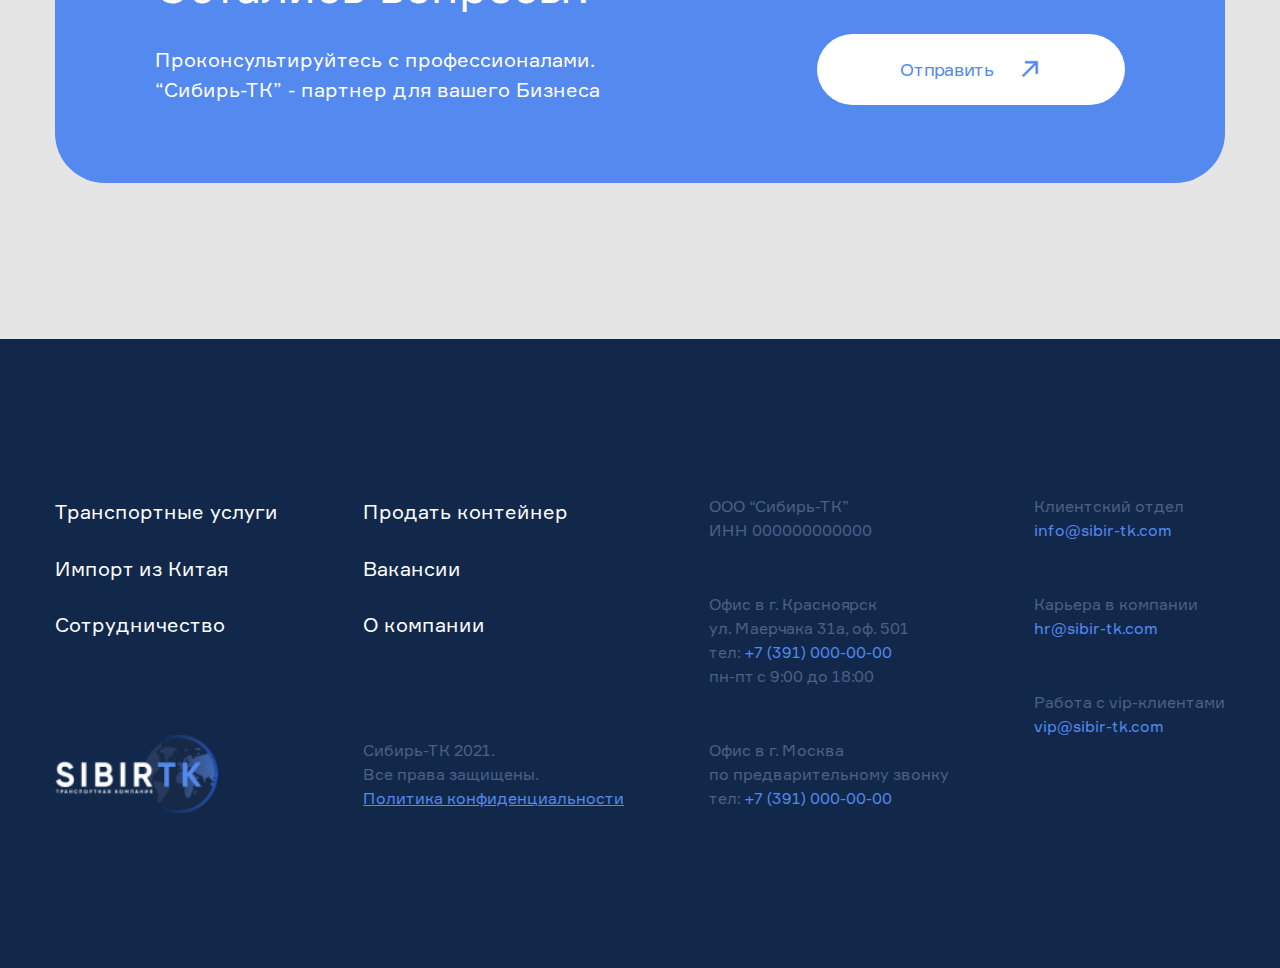
<file: service.html>
<!DOCTYPE html>
<html lang="ru">

<head>
    <meta charset="UTF-8">
    <meta http-equiv="X-UA-Compatible" content="IE=edge">
    <meta name="viewport" content="width=device-width, initial-scale=1.0">
    <title>Услуги</title>
    <link rel="stylesheet" href="css/bootstrap.min.css">
    <link rel="stylesheet" href="css/swiper-bundle.min.css">
    <link rel="stylesheet" href="css/style.css">
</head>

<body>
    <div class="wrapper">
        <div class="content">

            <header class="header header--2">
                <div class="container">
                    <div class="header__top">
                        <div class="header__top-left">
                            <a href="index.html" class="header__logo">
                                <img src="images/logo.png" alt="">
                            </a>
                            <div class="header__top-title">Комплексные логистические решения для вашего бизнеса</div>
                        </div>
                        <div class="header__top-right">
                            <div class="header__top-icons">
                                <a href="#"><img src="images/train.svg" alt=""></a>
                                <a href="#"><img src="images/aeroplane.svg" alt=""></a>
                                <a href="#"><img src="images/pick-up-truck.svg" alt=""></a>
                                <a href="#"><img src="images/cargo-ship.svg" alt=""></a>
                                <a href="#"><img src="images/delivery-truck.svg" alt=""></a>
                            </div>
                            <nav class="header__nav">
                                <div class="header__nav-container">
                                    <ul>
                                        <li class="header__nav-item"><a href="price.html">Расчет стоимости</a></li>
                                        <li class="header__nav-item header__nav-item--active"><a href="service.html">Услуги</a></li>
                                        <li class="header__nav-item"><a href="contacts.html">Контакты</a></li>
                                        <li class="header__nav-item"><a href="import.html">Импорт из Китая</a></li>
                                        <li class="header__nav-item"><a href="partnership.html">Сотрудничество</a></li>
                                    </ul>
                                    <button class="header__btn">Заказать звонок</button>
                                </div>
                            </nav>

                        </div>
                        <div class="header__burger ">

                        </div>
                    </div>
                </div>


            </header>

            <section class="main main--service" style="background-image: url('images/headerbg5.jpg');">
                <div class="container">
                    <div class="main__middle">
                        <h1 class="main__title">Комплексные <br> логистические решения <br> для вашего бизнеса</h1>
                        <div class="main__middle-left">
                            <div class="main__desc">Выберите услугу, которая вам необходима или <br> оставьте заявку для получения консультации</div>
                            <button class="main__take-price">
                                <span>Оставить заявку</span>
                                <svg width="24" height="24" viewBox="0 0 24 24" fill="none" xmlns="http://www.w3.org/2000/svg">
                                    <path d="M7.5 4.25H7.25V4.5V6V6.25H7.5H16.3389L4.32322 18.2657L4.14645 18.4425L4.32322 18.6193L5.38072 19.6768L5.5575 19.8536L5.73428 19.6768L17.75 7.66105V16.5V16.75H18H19.5H19.75V16.5V4.5V4.25H19.5H7.5Z" fill="#5489F0" stroke="#5489F0" stroke-width="0.5"/>
                                </svg>
                            </button>
                        </div>
                    </div>
                    <div class="main__bottom">
                        <div class="swiper-container">
                            <div class="swiper-wrapper">
                                <div class="swiper-slide">
                                    <a href="#" class="main__item">
                                        <img src="images/container.svg" alt="">
                                        <span>Контейнерные <br> перевозки</span>
                                    </a>
                                </div>
                                <div class="swiper-slide">
                                    <a href="#" class="main__item">
                                        <img src="images/cargo-truck.svg" alt="">
                                        <span>Перевозки <br> по России</span>
                                    </a>
                                </div>
                                <div class="swiper-slide">
                                    <a href="#" class="main__item">
                                        <img src="images/zondicons_portfolio.png" alt="">
                                        <span>Отраслевые <br>
                                            решения</span>
                                    </a>
                                </div>
                                <div class="swiper-slide">
                                    <a href="#" class="main__item">
                                        <img src="images/stars.svg" alt="">
                                        <span>Импорт <br> из Китая</span>
                                    </a>
                                </div>
                            </div>

                        </div>
                        <div class="swiper-pagination"></div>
                    </div>
                </div>
            </section>

            <section class="cont">
                <div class="container">
                    <div class="cont__inner">
                        <p class="cont__title">
                            <span>Контейнерные перевозки</span>
                            <img src="images/container.svg" alt="">
                        </p>
                        <div class="cont__sides">
                            <div class="cont__left">
                                <p class="cont__desc">Наиболее популярный тип перевозок, который позволяет <br> сократить объем промежуточных погрузочно-разгрузочных <br> работ, значительно снизив стоимость</p>
                                <div class="cont__ways">
                                    <div class="cont__way">
                                        <img src="images/train.svg" alt="">
                                        <span>Перевозки по железной дороге</span>
                                    </div>
                                    <div class="cont__way">
                                        <img src="images/delivery-truck.svg" alt="">
                                        <span>Автоперевозки грузов</span>
                                    </div>
                                    <div class="cont__way">
                                        <img src="images/cargo-ship.svg" alt="">
                                        <span>Перевозка водным транспортом</span>
                                    </div>
                                </div>
                                <div class="cont__popular">
                                    <strong>Популярные направления:</strong> <br> перевозки по России (в т.ч. северный путь), Китай, Япония, Корея, Индия
                                </div>
                            </div>
                            <div class="cont__right">
                                <p class="cont__right-title">Индивидульный расчет стоимости перевозки ваших грузов</p>
                                <p class="cont__right-desc">с учетом изменяющихся тарифов</p>
                                <p class="cont__list-title">Дополнительно:</p>
                                <ul class="cont__list">
                                    <li class="cont__list-item">Хранение контейнеров</li>
                                    <li class="cont__list-item">Обслуживание на терминале</li>
                                    <li class="cont__list-item">Таможенная очистка</li>
                                    <li class="cont__list-item">Страхование грузов</li>
                                </ul>
                                <a href="" class="cont__link">Требуются прочие услуги? Подберем оптимальное решение быстро!</a>
                                <button class="cont__btn btn1">
                                    <span>Оставить заявку</span>
                                    <svg width="24" height="24" viewBox="0 0 24 24" fill="none" xmlns="http://www.w3.org/2000/svg">
                                        <path d="M7.5 4.25H7.25V4.5V6V6.25H7.5H16.3389L4.32322 18.2657L4.14645 18.4425L4.32322 18.6193L5.38072 19.6768L5.5575 19.8536L5.73428 19.6768L17.75 7.66105V16.5V16.75H18H19.5H19.75V16.5V4.5V4.25H19.5H7.5Z" fill="#FFF" stroke="#FFF" stroke-width="0.5"/>
                                    </svg>
                                </button>
                            </div>
                        </div>
                    </div>
                </div>
            </section>

            <section class="inter-ship">
                <div class="container">
                    <div class="inter-ship__inner">
                        <p class="inter-ship__title">
                            <span>Международные морские перевозки</span><img src="images/cargo-ship.svg" alt="">
                        </p>
                        <p class="inter-ship__desc">Отличный способ доставки негабаритных и больших <br> партий груза на большие расстояния. Недорогой способ <br> доставки, однако зачастую медленный</p>
                        <div class="inter-ship__sides">
                            <div class="inter-ship__left">
                                <div class="inter-ship__steps">
                                    <!-- <img src="images/inter-ship.png" alt=""> -->
                                    <div class="inter-ship__step">
                                        <span>1.</span> Проработка логистической схемы
                                    </div>
                                    <div class="inter-ship__step">
                                        <span>2.</span> Подписание договора на перевозку
                                    </div>
                                    <div class="inter-ship__step">
                                        <span>3.</span> Подготовка транспортных документов
                                    </div>
                                    <div class="inter-ship__step">
                                        <span>4.</span> Погрузка - перевозка - рагрузка
                                    </div>
                                    <div class="inter-ship__step">
                                        <span>5.</span> Доставка до места назначения
                                    </div>
                                </div>
                                <p class="inter-ship__hint">Стоимость перевозки зависит от характера груза, его веса, объема, а также типа судна</p>
                            </div>
                            <div class="inter-ship__right">
                                <p class="inter-ship__right-hint">Обеспечиваем безопасность перевозки Вашего груза на всем пути</p>
                                <button class="inter-ship__btn btn1">
                                    <span>Оставить заявку</span>
                                    <svg width="24" height="24" viewBox="0 0 24 24" fill="none" xmlns="http://www.w3.org/2000/svg">
                                        <path d="M7.5 4.25H7.25V4.5V6V6.25H7.5H16.3389L4.32322 18.2657L4.14645 18.4425L4.32322 18.6193L5.38072 19.6768L5.5575 19.8536L5.73428 19.6768L17.75 7.66105V16.5V16.75H18H19.5H19.75V16.5V4.5V4.25H19.5H7.5Z" fill="#FFF" stroke="#FFF" stroke-width="0.5"/>
                                    </svg>
                                </button>
                            </div>
                        </div>
                    </div>
                </div>
            </section>

            <section class="inner-ship">
                <div class="container">
                    <div class="inner-ship__inner">
                        <p class="inner-ship__title">
                            <span>Внутренние перевозки по России</span>
                            <svg width="41" height="41" viewBox="0 0 41 41" fill="none" xmlns="http://www.w3.org/2000/svg">
                                <path d="M7.6878 27.334C5.33198 27.334 3.41699 29.2507 3.41699 31.6048C3.41699 33.9588 5.33198 35.8757 7.6878 35.8757C10.0436 35.8757 11.9586 33.9589 11.9586 31.6049C11.9586 29.2508 10.0436 27.334 7.6878 27.334ZM7.6878 34.1674C6.27498 34.1674 5.1253 33.0177 5.1253 31.6049C5.1253 30.1921 6.27498 29.0424 7.6878 29.0424C9.10062 29.0424 10.2503 30.1921 10.2503 31.6049C10.2503 33.0177 9.10062 34.1674 7.6878 34.1674Z" fill="#C6A598"/>
                                <path d="M33.3128 27.334C30.957 27.334 29.042 29.2507 29.042 31.6048C29.042 33.9588 30.957 35.8757 33.3128 35.8757C35.6686 35.8757 37.5836 33.9589 37.5836 31.6049C37.5836 29.2508 35.6686 27.334 33.3128 27.334ZM33.3128 34.1674C31.9 34.1674 30.7503 33.0177 30.7503 31.6049C30.7503 30.1921 31.9 29.0424 33.3128 29.0424C34.7256 29.0424 35.8753 30.1921 35.8753 31.6049C35.8753 33.0177 34.7256 34.1674 33.3128 34.1674Z" fill="#C6A598"/>
                                <path d="M39.0611 21.0569C37.8208 20.746 36.6882 20.1054 35.7862 19.2034L28.0833 11.5022C27.3846 10.8035 26.486 10.3764 25.5174 10.2739L22.5568 6.18411C22.0768 5.52131 21.3012 5.125 20.4812 5.125H2.5625C1.14968 5.125 0 6.27468 0 7.6875V28.1875C0 30.5416 1.91507 32.4583 4.27081 32.4583C4.31181 32.4583 4.346 32.4412 4.38524 32.4361C4.31693 32.1679 4.27081 31.8929 4.27081 31.6042C4.27081 29.7164 5.79982 28.1875 7.6875 28.1875C9.57518 28.1875 11.1042 29.7164 11.1042 31.6042C11.1042 31.8929 11.0581 32.1679 10.9898 32.4361C11.0291 32.4412 11.0632 32.4583 11.1042 32.4583H29.8959C29.9369 32.4583 29.9711 32.4412 30.0103 32.4361C29.942 32.1679 29.8959 31.8929 29.8959 31.6042C29.8958 29.7164 31.4248 28.1875 33.3125 28.1875C35.2002 28.1875 36.7292 29.7164 36.7292 31.6042C36.7292 31.8929 36.6831 32.1679 36.6148 32.4361C36.6541 32.4412 36.6882 32.4583 36.7292 32.4583C39.0849 32.4583 41 30.5416 41 28.1875V23.5426C41 22.3638 40.2022 21.3422 39.0611 21.0569ZM16.2292 22.2083H5.97919C5.50769 22.2083 5.125 21.8256 5.125 21.3541C5.125 20.8826 5.50769 20.5 5.97919 20.5H16.2292C16.7007 20.5 17.0834 20.8827 17.0834 21.3542C17.0834 21.8257 16.7007 22.2083 16.2292 22.2083ZM16.2292 17.0833H5.97919C5.50769 17.0833 5.125 16.7006 5.125 16.2291C5.125 15.7576 5.50769 15.375 5.97919 15.375H16.2292C16.7007 15.375 17.0834 15.7577 17.0834 16.2292C17.0834 16.7007 16.7007 17.0833 16.2292 17.0833ZM19.6458 11.9583H5.97919C5.50769 11.9583 5.125 11.5756 5.125 11.1041C5.125 10.6326 5.50769 10.25 5.97919 10.25H19.6459C20.1174 10.25 20.5001 10.6327 20.5001 11.1042C20.5001 11.5757 20.1173 11.9583 19.6458 11.9583ZM26.4792 25.625H24.7709C24.2994 25.625 23.9167 25.2423 23.9167 24.7708C23.9167 24.2993 24.2994 23.9166 24.7709 23.9166H26.4792C26.9507 23.9166 27.3334 24.2993 27.3334 24.7708C27.3334 25.2423 26.9507 25.625 26.4792 25.625ZM31.6042 22.2083H21.3542C20.8827 22.2083 20.5 21.8256 20.5 21.3541V14.5208C20.5 14.0493 20.8827 13.6666 21.3542 13.6666C21.8257 13.6666 22.2084 14.0493 22.2084 14.5208V20.5H31.6042C32.0757 20.5 32.4584 20.8827 32.4584 21.3542C32.4584 21.8257 32.0757 22.2083 31.6042 22.2083Z" fill="#C6A598"/>
                                </svg>

                        </p>
                        <p class="inner-ship__desc">Сборные и генеральные грузы, которые не требуют <br> специального температурного режима при перевозке</p>
                        <div class="inner-ship__items">
                            <div class="inner-ship__item">
                                <svg width="36" height="36" viewBox="0 0 36 36" fill="none" xmlns="http://www.w3.org/2000/svg">
                                    <g clip-path="url(#clip0)">
                                    <path d="M32.4307 23.9626H30.9959C31.0339 23.759 31.1194 23.5135 31.2941 23.2428C31.8316 22.4098 31.9466 21.6741 32.048 21.0249C32.1119 20.6158 32.1723 20.2295 32.3366 19.7837C32.4821 19.3888 32.762 19.0681 33.0486 18.8237L34.0404 21.2684L36 20.4734L32.454 11.7051L31.5925 11.8794C31.4942 11.8993 29.1673 12.3978 27.7122 15.0921C26.6503 17.0587 24.2593 18.5856 21.3505 19.1975L20.7707 17.0704L19.7368 17.373C18.0291 17.8728 17.0364 18.323 15.5085 19.2259C15.5002 19.2367 15.4917 19.2479 15.4835 19.2586L11.4669 24.6522H8.17017C8.17017 24.6522 6.32301 22.1342 5.26762 20.7294C4.67929 20.9537 4.16217 21.2797 3.71159 21.7099C2.57167 22.7983 2.10762 24.5991 2.47418 26.2466L0 27.892L2.9254 33.1826H4.34446L5.44088 31.9487C6.54746 30.7035 8.13747 29.9893 9.80325 29.9893C11.2084 29.9893 12.5691 30.4987 13.6346 31.4236C14.8473 32.4762 16.0264 33.0541 17.1354 33.1774C18.4087 33.3189 19.1765 33.0073 20.2044 32.6777C20.9834 32.4279 21.5786 32.1714 22.5996 32.3038C23.031 32.3597 23.4238 32.3864 23.7835 32.3864C25.8014 32.3863 26.7686 31.5448 27.5307 30.2943C27.7939 29.8624 28.1617 29.614 28.5118 29.5037C29.4289 29.2147 30.2715 30.2901 30.2715 30.2901L32.2694 29.3081C32.6249 30.2864 32.8055 31.3097 32.8055 32.3542H34.9203C34.9203 30.943 34.6545 29.563 34.1306 28.2526L32.4307 23.9626Z" fill="#C6A598"/>
                                    <path d="M9.24139 22.5369H10.395L13.8024 17.9745C15.2407 16.0928 17.2106 13.5156 17.2106 10.1814C17.2106 6.10526 13.8944 2.78906 9.81822 2.78906C5.74205 2.78906 2.42578 6.10526 2.42578 10.1814C2.42578 13.5156 4.3956 16.0928 5.83397 17.9745L9.24139 22.5369ZM6.29823 10.1814C6.29823 8.24052 7.87731 6.66144 9.81822 6.66144C11.7591 6.66144 13.3382 8.24052 13.3382 10.1814C13.3382 12.1223 11.7591 13.7014 9.81822 13.7014C7.87731 13.7014 6.29823 12.1224 6.29823 10.1814Z" fill="#C6A598"/>
                                    <path d="M11.1214 10.7213C11.4187 10.0042 11.0783 9.18192 10.3612 8.88467C9.64408 8.58743 8.82178 8.9278 8.52454 9.64491C8.22729 10.362 8.56766 11.1843 9.28478 11.4816C10.0019 11.7788 10.8242 11.4384 11.1214 10.7213Z" fill="#C6A598"/>
                                    </g>
                                    <defs>
                                    <clipPath id="clip0">
                                    <rect width="36" height="36" fill="white"/>
                                    </clipPath>
                                    </defs>
                                    </svg>

                                <span>Едем в любую точку страны</span>
                            </div>
                            <div class="inner-ship__item">
                                <svg width="30" height="30" viewBox="0 0 30 30" fill="none" xmlns="http://www.w3.org/2000/svg">
                                    <path d="M27.7167 7.72197C27.6808 6.93274 27.6808 6.17937 27.6808 5.42601C27.6808 4.81614 27.2144 4.34978 26.6046 4.34978C22.1203 4.34978 18.7122 3.0583 15.8781 0.295964C15.4476 -0.0986547 14.8019 -0.0986547 14.3714 0.295964C11.5373 3.0583 8.12924 4.34978 3.64493 4.34978C3.03507 4.34978 2.5687 4.81614 2.5687 5.42601C2.5687 6.17937 2.5687 6.93274 2.53282 7.72197C2.38933 15.2556 2.17408 25.5874 14.766 29.9282L15.1248 30L15.4835 29.9282C28.0396 25.5874 27.8602 15.2915 27.7167 7.72197ZM14.2638 18.1614C14.0485 18.3408 13.7974 18.4484 13.5104 18.4484H13.4745C13.1875 18.4484 12.9005 18.3049 12.7212 18.0897L9.38484 14.3946L10.9992 12.9596L13.618 15.8655L19.4297 10.3408L20.9005 11.9193L14.2638 18.1614Z" fill="#C6A598"/>
                                    </svg>

                                <span>Страхование вашего груза</span>
                            </div>
                            <div class="inner-ship__item">
                                <svg width="32" height="32" viewBox="0 0 32 32" fill="none" xmlns="http://www.w3.org/2000/svg">
                                    <path d="M31.6854 26.7591C26.9914 18.1841 22.2954 9.60907 17.6004 1.03407C17.4438 0.737309 17.2092 0.488903 16.9219 0.315628C16.6346 0.142354 16.3054 0.0507812 15.9699 0.0507812C15.6344 0.0507813 15.3052 0.142354 15.0179 0.315628C14.7305 0.488903 14.496 0.737309 14.3394 1.03407C9.64489 9.60907 4.94639 18.1841 0.254388 26.7591C-0.472111 28.0836 0.453889 29.8006 1.88339 29.8006H30.0584C30.8504 29.8006 31.3824 29.3741 31.6599 28.7956C32.0089 28.2446 32.1024 27.5131 31.6874 26.7581" fill="#C6A598"/>
                                    <path d="M14.4581 17.2392L14.0136 10.6082C13.9306 9.31667 13.8906 8.38867 13.8906 7.82567C13.8906 7.05867 14.0906 6.46217 14.4916 6.03167C14.8941 5.60367 15.4231 5.38867 16.0791 5.38867C16.8706 5.38867 17.4021 5.66417 17.6681 6.21167C17.9366 6.76267 18.0726 7.55367 18.0726 8.58717C18.0726 9.19467 18.0396 9.81367 17.9736 10.4412L17.3786 17.2657C17.3141 18.0787 17.1766 18.7017 16.9651 19.1352C16.7521 19.5707 16.4011 19.7857 15.9106 19.7857C15.4146 19.7857 15.0656 19.5762 14.8746 19.1572C14.6781 18.7367 14.5406 18.0972 14.4581 17.2392ZM15.9941 26.3477C15.4316 26.3477 14.9411 26.1667 14.5206 25.8012C14.1001 25.4372 13.8906 24.9272 13.8906 24.2722C13.8906 23.7007 14.0906 23.2122 14.4916 22.8117C14.8941 22.4087 15.3846 22.2087 15.9671 22.2087C16.5496 22.2087 17.0436 22.4087 17.4556 22.8117C17.8631 23.2122 18.0726 23.7007 18.0726 24.2722C18.0726 24.9172 17.8631 25.4262 17.4496 25.7942C17.0521 26.1564 16.5319 26.3542 15.9941 26.3477Z" fill="white"/>
                                    </svg>

                                <div>
                                    <p>Регулярно отгружаете продукцию своим клинетам?</p>
                                    <p>Обеспечим аутсорсинг логистики для всех клиентов</p>
                                </div>
                            </div>
                        </div>
                        <div class="inner-ship__buttons">
                            <button class="inner-ship__btn inner-ship__btn--com">
                                <span>Коммерческое предложение</span>        
                                <svg width="22" height="22" viewBox="0 0 22 22" fill="none" xmlns="http://www.w3.org/2000/svg">
                                    <path d="M14.4375 1.375H12.9442C12.661 0.57475 11.8965 0 11 0C10.1035 0 9.339 0.57475 9.05438 1.375H7.5625C7.183 1.375 6.875 1.683 6.875 2.0625V4.8125C6.875 5.192 7.183 5.5 7.5625 5.5H14.4375C14.817 5.5 15.125 5.192 15.125 4.8125V2.0625C15.125 1.683 14.817 1.375 14.4375 1.375Z" fill="#C6A598"/>
                                    <path d="M17.875 2.75H16.5V4.8125C16.5 5.94963 15.5746 6.875 14.4375 6.875H7.5625C6.42537 6.875 5.5 5.94963 5.5 4.8125V2.75H4.125C3.36738 2.75 2.75 3.36738 2.75 4.125V20.625C2.75 21.3964 3.35362 22 4.125 22H17.875C18.6464 22 19.25 21.3964 19.25 20.625V4.125C19.25 3.35362 18.6464 2.75 17.875 2.75ZM10.7992 14.9242L8.04925 17.6742C7.9145 17.8076 7.7385 17.875 7.5625 17.875C7.3865 17.875 7.2105 17.8076 7.07575 17.6742L5.70075 16.2992C5.43262 16.0311 5.43262 15.5953 5.70075 15.3271C5.96887 15.059 6.40475 15.059 6.67288 15.3271L7.5625 16.2154L9.82575 13.9521C10.0939 13.684 10.5298 13.684 10.7979 13.9521C11.066 14.2203 11.0674 14.6547 10.7992 14.9242ZM10.7992 9.42425L8.04925 12.1742C7.9145 12.3076 7.7385 12.375 7.5625 12.375C7.3865 12.375 7.2105 12.3076 7.07575 12.1742L5.70075 10.7992C5.43262 10.5311 5.43262 10.0952 5.70075 9.82712C5.96887 9.559 6.40475 9.559 6.67288 9.82712L7.5625 10.7154L9.82575 8.45212C10.0939 8.184 10.5298 8.184 10.7979 8.45212C11.066 8.72025 11.0674 9.15475 10.7992 9.42425ZM15.8125 16.5H13.0625C12.683 16.5 12.375 16.192 12.375 15.8125C12.375 15.433 12.683 15.125 13.0625 15.125H15.8125C16.192 15.125 16.5 15.433 16.5 15.8125C16.5 16.192 16.192 16.5 15.8125 16.5ZM15.8125 11H13.0625C12.683 11 12.375 10.692 12.375 10.3125C12.375 9.933 12.683 9.625 13.0625 9.625H15.8125C16.192 9.625 16.5 9.933 16.5 10.3125C16.5 10.692 16.192 11 15.8125 11Z" fill="#C6A598"/>
                                    </svg>
                                    
                            </button>
                            <button class="inner-ship__btn inner-ship__btn--price btn1">
                                <span>Рассчитать стоимость</span>    
                                <svg width="24" height="24" viewBox="0 0 24 24" fill="none" xmlns="http://www.w3.org/2000/svg">
                                    <path d="M7.5 4.25H7.25V4.5V6V6.25H7.5H16.3389L4.32322 18.2657L4.14645 18.4425L4.32322 18.6193L5.38072 19.6768L5.5575 19.8536L5.73428 19.6768L17.75 7.66105V16.5V16.75H18H19.5H19.75V16.5V4.5V4.25H19.5H7.5Z" fill="#FFF" stroke="#FFF" stroke-width="0.5"/>
                                </svg>
                            </button>
                        </div>
                    </div>
                </div>
            </section>

            <section class="complex-ship">
                <div class="container">
                    <div class="complex-ship__inner">
                        <p class="complex-ship__title">
                            <span>Комплексные отраслевые решения</span>
                            <svg width="33" height="33" viewBox="0 0 33 33" fill="none" xmlns="http://www.w3.org/2000/svg">
                                <path d="M14.85 19.8H1.65V29.7C1.65 30.5752 1.99768 31.4146 2.61655 32.0335C3.23542 32.6523 4.07479 33 4.95 33H28.05C28.9252 33 29.7646 32.6523 30.3835 32.0335C31.0023 31.4146 31.35 30.5752 31.35 29.7V19.8H18.15V23.1H14.85V19.8ZM14.85 18.15H0V8.25C0 6.435 1.485 4.95 3.3 4.95H9.9V3.3C9.9 2.42479 10.2477 1.58542 10.8665 0.966548C11.4854 0.347678 12.3248 0 13.2 0L19.8 0C20.6752 0 21.5146 0.347678 22.1335 0.966548C22.7523 1.58542 23.1 2.42479 23.1 3.3V4.95H29.7C30.5752 4.95 31.4146 5.29768 32.0335 5.91655C32.6523 6.53542 33 7.37479 33 8.25V18.15H18.15V14.85H14.85V18.15ZM19.8 4.95V3.3H13.2V4.95H19.8Z" fill="white"/>
                            </svg>
                        </p>
                        <p class="complex-ship__desc">Учитываем специфику задач кадой отрасли, создавая <br> оптимвльные логистические схемы. Поможем значительно <br> сократить расходы на перевозки!</p>

                        <form action="" class="complex-ship__form">
                            <input type="text" placeholder="Введите сферу деятельности">
                            <button class="complex-ship__form-btn btn2">
                                <span>Получить решение</span>
                                <svg width="24" height="24" viewBox="0 0 24 24" fill="none" xmlns="http://www.w3.org/2000/svg">
                                    <path d="M7.5 4.25H7.25V4.5V6V6.25H7.5H16.3389L4.32322 18.2657L4.14645 18.4425L4.32322 18.6193L5.38072 19.6768L5.5575 19.8536L5.73428 19.6768L17.75 7.66105V16.5V16.75H18H19.5H19.75V16.5V4.5V4.25H19.5H7.5Z" fill="#5489F0" stroke="#5489F0" stroke-width="0.5"/>
                                </svg>
                            </button>
                        </form>
                        <div class="complex-ship__info">
                            <p class="complex-ship__sum">Произвели перевозку грузов <br> на сумму > 100 млрд. руб</p>
                            <div class="complex-ship__co">
                                <svg width="32" height="32" viewBox="0 0 32 32" fill="none" xmlns="http://www.w3.org/2000/svg">
                                    <path d="M31.6854 26.7591C26.9914 18.1841 22.2954 9.60907 17.6004 1.03407C17.4438 0.737309 17.2092 0.488903 16.9219 0.315628C16.6346 0.142354 16.3054 0.0507812 15.9699 0.0507812C15.6344 0.0507813 15.3052 0.142354 15.0179 0.315628C14.7305 0.488903 14.496 0.737309 14.3394 1.03407C9.64489 9.60907 4.94639 18.1841 0.254388 26.7591C-0.472111 28.0836 0.453889 29.8006 1.88339 29.8006H30.0584C30.8504 29.8006 31.3824 29.3741 31.6599 28.7956C32.0089 28.2446 32.1024 27.5131 31.6874 26.7581" fill="#C6A598"/>
                                    <path d="M14.4581 17.2392L14.0136 10.6082C13.9306 9.31667 13.8906 8.38867 13.8906 7.82567C13.8906 7.05867 14.0906 6.46217 14.4916 6.03167C14.8941 5.60367 15.4231 5.38867 16.0791 5.38867C16.8706 5.38867 17.4021 5.66417 17.6681 6.21167C17.9366 6.76267 18.0726 7.55367 18.0726 8.58717C18.0726 9.19467 18.0396 9.81367 17.9736 10.4412L17.3786 17.2657C17.3141 18.0787 17.1766 18.7017 16.9651 19.1352C16.7521 19.5707 16.4011 19.7857 15.9106 19.7857C15.4146 19.7857 15.0656 19.5762 14.8746 19.1572C14.6781 18.7367 14.5406 18.0972 14.4581 17.2392ZM15.9941 26.3477C15.4316 26.3477 14.9411 26.1667 14.5206 25.8012C14.1001 25.4372 13.8906 24.9272 13.8906 24.2722C13.8906 23.7007 14.0906 23.2122 14.4916 22.8117C14.8941 22.4087 15.3846 22.2087 15.9671 22.2087C16.5496 22.2087 17.0436 22.4087 17.4556 22.8117C17.8631 23.2122 18.0726 23.7007 18.0726 24.2722C18.0726 24.9172 17.8631 25.4262 17.4496 25.7942C17.0521 26.1564 16.5319 26.3542 15.9941 26.3477Z" fill="white"/>
                                    </svg>

                                <span>Каждое решение адаптируется под задачи конкретной компании</span>
                            </div>
                        </div>
                        <a href="" class="complex-ship__link">Связаться с персональным менеджером “Сибирь-ТК”</a>
                    </div>
                </div>
            </section>

            <section class="china-ship">
                <div class="container">
                    <div class="china-ship__inner">
                        <p class="china-ship__title">
                            <span>Импорт из Китая</span>
                            <svg width="47" height="38" viewBox="0 0 47 38" fill="none" xmlns="http://www.w3.org/2000/svg">
                                <path d="M13.0288 6.36133L15.8246 14.964H24.87L17.5578 20.29L20.3536 28.8926L13.0288 23.5792L5.70388 28.8926L8.51238 20.29L1.1875 14.964H10.2329L13.0288 6.36133Z" fill="#C6A598"/>
                                <path d="M33.7001 36.8117L31.5621 34.1803L28.3993 35.4074L30.2337 32.5609L28.0957 29.9169L31.3723 30.7898L33.2193 27.9434L33.3964 31.3338L36.6857 32.2067L33.5103 33.4212L33.7001 36.8117Z" fill="#C6A598"/>
                                <path d="M37.9509 29.0962L38.9629 25.8576L36.1924 23.8967L39.5828 23.8461L40.5823 20.6074L41.6829 23.8208L45.0733 23.7828L42.3534 25.807L43.4414 29.0203L40.6708 27.0594L37.9509 29.0962Z" fill="#C6A598"/>
                                <path d="M43.6824 10.423L42.1896 13.4719L44.6186 15.8376L41.2661 15.3569L39.7733 18.3931L39.1913 15.0533L35.8262 14.5725L38.8371 12.9912L38.2551 9.63867L40.6841 12.0044L43.6824 10.423Z" fill="#C6A598"/>
                                <path d="M33.7885 1.1875L33.5355 4.5653L36.6856 5.84304L33.3837 6.6527L33.1433 10.0431L31.3595 7.15874L28.0576 7.9684L30.2462 5.37496L28.4498 2.5032L31.5999 3.78094L33.7885 1.1875Z" fill="#C6A598"/>
                                </svg>

                        </p>
                        <div class="china-ship__lists">
                            <ul class="china-ship__list">
                                <li class="china-ship__list-item">Импорт оборудования</li>
                                <li class="china-ship__list-item">Импорт готовой продукции</li>
                                <li class="china-ship__list-item">Контрактное производство продукции</li>
                            </ul>
                            <ul class="china-ship__list">
                                <li class="china-ship__list-item">Полный аутсорсинг ВЭД</li>
                                <li class="china-ship__list-item">Временное хранение в Китае</li>
                                <li class="china-ship__list-item">Поиск производителей/поставщиков в Китае</li>
                            </ul>
                        </div>
                        <div class="china-ship__bottom">
                            <div class="china-ship__start">
                                <svg width="24" height="24" viewBox="0 0 24 24" fill="none" xmlns="http://www.w3.org/2000/svg">
                                    <path d="M16 2H8C4.691 2 2 4.691 2 8V21C2 21.2652 2.10536 21.5196 2.29289 21.7071C2.48043 21.8946 2.73478 22 3 22H16C19.309 22 22 19.309 22 16V8C22 4.691 19.309 2 16 2ZM11 16.414L7.293 12.707L8.707 11.293L11 13.586L15.793 8.793L17.207 10.207L11 16.414Z" fill="#C6A598"/>
                                </svg>


                                <span>Начните бизнес на продаже товаров из Китая в “Сибирь-ТК”</span>
                            </div>
                            <button class="china-ship__btn  btn1">
                                <span>Оставить заявку на консультацию</span>    
                                <svg width="24" height="24" viewBox="0 0 24 24" fill="none" xmlns="http://www.w3.org/2000/svg">
                                    <path d="M7.5 4.25H7.25V4.5V6V6.25H7.5H16.3389L4.32322 18.2657L4.14645 18.4425L4.32322 18.6193L5.38072 19.6768L5.5575 19.8536L5.73428 19.6768L17.75 7.66105V16.5V16.75H18H19.5H19.75V16.5V4.5V4.25H19.5H7.5Z" fill="#FFF" stroke="#FFF" stroke-width="0.5"/>
                                </svg>
                            </button>
                        </div>
                        <a href="" class="china-ship__link">Перейти к подробному описанию возможностей</a>
                    </div>
                </div>
            </section>

            <section class="info--service">
                <div class="container">
                    <div class="info__question">
                        <div class="info__question-left">
                            <p class="info__question-title">Остались вопросы?</p>
                            <p class="info__question-desc">Проконсультируйтесь с профессионалами. <br> “Сибирь-ТК” - партнер для вашего Бизнеса</p>
                        </div>
                        <button class="btn2 info__question-btn">    
                            <span>Отправить</span>
                            <svg width="24" height="24" viewBox="0 0 24 24" fill="none" xmlns="http://www.w3.org/2000/svg">
                                <path d="M7.5 4.25H7.25V4.5V6V6.25H7.5H16.3389L4.32322 18.2657L4.14645 18.4425L4.32322 18.6193L5.38072 19.6768L5.5575 19.8536L5.73428 19.6768L17.75 7.66105V16.5V16.75H18H19.5H19.75V16.5V4.5V4.25H19.5H7.5Z" fill="#5489F0" stroke="#5489F0" stroke-width="0.5"/>
                            </svg>
                        </button>
                    </div>

                </div>
            </section>
        </div>

        <footer class="footer">
            <div class="container">
                <div class="footer__inner">
                    <div class="footer__col">
                        <a href="#" class="footer__item">Транспортные услуги</a>
                        <a href="#" class="footer__item">Импорт из Китая</a>
                        <a href="#" class="footer__item">Сотрудничество</a>
                        <a href="index.html" class="footer__logo">
                            <img src="images/logo.png" alt="">
                        </a>


                    </div>
                    <div class="footer__col">
                        <a href="#" class="footer__item">Продать контейнер</a>
                        <a href="#" class="footer__item">Вакансии</a>
                        <a href="#" class="footer__item">О компании</a>
                        <p class="footer__privacy">
                            Сибирь-ТК 2021. <br> Все права защищены. <br>
                            <a href="#">Политика конфиденциальности</a>
                        </p>


                    </div>
                    <div class="footer__col">
                        <p class="footer__inn footer__info">ООО “Сибирь-ТК” <br> ИНН 000000000000</p>
                        <div class="footer__info">
                            Офис в г. Красноярск <br> ул. Маерчака 31а, оф. 501 <br> тел: <a href=" +73910000000"> +7 (391) 000-00-00</a> <br> пн-пт с 9:00 до 18:00
                        </div>
                        <div class="footer__info">
                            Офис в г. Москва <br> по предварительному звонку <br> тел: <a href=" +73910000000"> +7 (391) 000-00-00</a>
                        </div>
                    </div>
                    <div class="footer__col">
                        <div class="footer__info">
                            Клиентский отдел <br>
                            <a href="mailto:info@sibir-tk.com">info@sibir-tk.com</a>
                        </div>
                        <div class="footer__info">
                            Карьера в компании <br>
                            <a href="mailto:hr@sibir-tk.com">hr@sibir-tk.com</a>
                        </div>
                        <div class="footer__info">
                            Работа с vip-клиентами <br>
                            <a href="mailto:vip@sibir-tk.com">vip@sibir-tk.com</a>
                        </div>
                    </div>
                </div>
            </div>
        </footer>


    </div>
    <script src="js/jquery.min.js"></script>
    <script src="js/swiper.js"></script>
    <script src="js/index.js"></script>
</body>

</html>
</file>
<file: css/style.css>
@charset "UTF-8";
@font-face {
  font-family: "Formular";
  src: url(../fonts/Formular-Bold.ttf);
  font-weight: 700;
}
@font-face {
  font-family: "Formular";
  src: url(../fonts/Formular-Medium.ttf);
  font-weight: 500;
}
@font-face {
  font-family: "Formular";
  src: url(../fonts/Formular.ttf);
  font-weight: 400;
}
* {
  margin: 0;
  padding: 0;
  box-sizing: border-box;
}

body,
div,
p,
h1,
h2,
h3,
h4,
h5,
ul,
li,
a,
form,
label {
  margin: 0;
  padding: 0;
  border: 0;
  text-decoration: none;
  line-height: 1;
}

button,
input,
textarea {
  outline: none !important;
}

input[type=text]:focus,
input[type=file]:focus,
input[type=checkbox]:focus,
input[type=radio]:focus,
input:active {
  outline: none !important;
}

/*css оформление скроллбара*/
div.catalog-table-content::-webkit-scrollbar {
  -webkit-appearance: none;
  height: 7px;
}

div.catalog-table-content::-webkit-scrollbar-thumb {
  border-radius: 8px;
  background-color: rgba(0, 0, 0, 0.5);
  -webkit-box-shadow: 0 0 1px rgba(255, 255, 255, 0.5);
}

::-webkit-input-placeholder {
  color: #222;
}

::-moz-placeholder {
  color: #222;
}

/* Firefox 19+ */
:-moz-placeholder {
  color: #222;
}

/* Firefox 18- */
:-ms-input-placeholder {
  color: #222;
}

.transit {
  -webkit-transition: all 0.4s;
  /* Safari */
  transition: all 0.4s;
}

html {
  height: 100%;
}

body {
  font-family: "Formular", sans-serif;
  height: 100%;
  color: #12284B;
  background: #E5E5E5;
}
body.openmodal {
  overflow-y: hidden;
}

h1,
h2,
h3,
h4,
h5,
h6,
p,
img {
  margin: 0;
  padding: 0;
}

a {
  color: inherit;
  text-decoration: none;
  transition: 0.4s;
}
a:hover {
  color: #416AB9;
  text-decoration: none !important;
}

button {
  cursor: pointer;
  border: none;
  outline: none;
  box-sizing: border-box;
  transition: 0.3s;
  display: flex;
  display: -webkit-box;
  display: -webkit-flex;
  display: -ms-flexbox;
  align-items: center;
  -webkit-box-align: center;
  -webkit-align-items: center;
  -ms-flex-align: center;
  justify-content: center;
  background-color: inherit;
}

ul,
li {
  margin: 0;
  padding: 0;
  list-style: none;
}

.btn1 {
  background: #5489F0;
  border-radius: 40px;
  color: #fff;
}
.btn1:hover {
  background: #416AB9;
  color: #FEFEFE;
}
.btn1:hover svg path {
  fill: #FEFEFE;
  stroke: #FEFEFE;
}

.btn2 {
  color: #5489F0;
  border-radius: 40px;
  background: #FFFFFF;
}
.btn2:hover {
  background: #A9BFE2;
}

.btn3 {
  border: 1px solid #FFFFFF;
  color: #FFFFFF;
  border-radius: 34px;
}
.btn3:hover {
  border: 1px solid #A9BFE2;
  color: #A9BFE2;
}
.btn3:hover svg path {
  fill: #A9BFE2;
}

.container {
  padding: 0;
}

.wrapper {
  margin: 0 auto;
  display: flex;
  display: -webkit-box;
  display: -webkit-flex;
  display: -ms-flexbox;
  flex-direction: column;
  -webkit-box-orient: vertical;
  -webkit-box-direction: normal;
  -webkit-flex-direction: column;
  -ms-flex-direction: column;
  min-height: 100%;
}

.content {
  flex: 1 0 auto;
}

.header {
  background: #12284B;
  color: #FFFFFF;
}
.header.header--light {
  background-color: #E5E5E5;
  color: #12284B;
}
.header .header__nav-item--active {
  color: #5489F0;
  pointer-events: none;
}
.header.header--2 {
  position: relative;
}
.header.header--2 .header__top-icons {
  display: none;
}
.header.header--2 .header__top-title {
  display: none;
}
.header.header--2 .header__nav {
  width: 100%;
}
.header.header--2 .header__nav ul {
  display: flex;
  display: -webkit-box;
  display: -webkit-flex;
  display: -ms-flexbox;
  align-items: center;
  -webkit-box-align: center;
  -webkit-align-items: center;
  -ms-flex-align: center;
  margin-left: auto;
  margin-right: auto;
}
.header.header--2 .header__nav-item {
  font-weight: normal;
  font-size: 16px;
  line-height: 150%;
}
.header.header--2 .header__nav-item:not(:last-child) {
  margin-right: 40px;
}
.header.header--2 .header__nav-container {
  display: flex;
  display: -webkit-box;
  display: -webkit-flex;
  display: -ms-flexbox;
  align-items: center;
  -webkit-box-align: center;
  -webkit-align-items: center;
  -ms-flex-align: center;
}
.header.header--2 .header__top {
  position: static;
}
.header.header--2 .header__top-right {
  width: calc(100% - 140px);
}
.header__burger, .header__nav ul {
  display: none;
}
.header__logo {
  display: block;
  width: 139px;
}
.header__logo img {
  width: 100%;
}
.header__logo:hover {
  opacity: 0.8;
}
.header__nav-container {
  display: flex;
  display: -webkit-box;
  display: -webkit-flex;
  display: -ms-flexbox;
  align-items: center;
  -webkit-box-align: center;
  -webkit-align-items: center;
  -ms-flex-align: center;
}
.header__top {
  padding: 40px 0px;
  margin: 0 auto;
  display: flex;
  display: -webkit-box;
  display: -webkit-flex;
  display: -ms-flexbox;
  align-items: center;
  -webkit-box-align: center;
  -webkit-align-items: center;
  -ms-flex-align: center;
  justify-content: space-between;
  -webkit-box-pack: justify;
  -webkit-justify-content: space-between;
  -ms-flex-pack: justify;
}
.header__top-left {
  display: flex;
  display: -webkit-box;
  display: -webkit-flex;
  display: -ms-flexbox;
  align-items: center;
  -webkit-box-align: center;
  -webkit-align-items: center;
  -ms-flex-align: center;
}
.header__top-title {
  font-weight: normal;
  font-size: 18px;
  line-height: 150%;
  margin-left: 56px;
}
.header__top-right {
  display: flex;
  display: -webkit-box;
  display: -webkit-flex;
  display: -ms-flexbox;
  align-items: center;
  -webkit-box-align: center;
  -webkit-align-items: center;
  -ms-flex-align: center;
}
.header__top-icons {
  display: flex;
  display: -webkit-box;
  display: -webkit-flex;
  display: -ms-flexbox;
  align-items: center;
  -webkit-box-align: center;
  -webkit-align-items: center;
  -ms-flex-align: center;
}
.header__top-icons a:not(:last-child) {
  margin-right: 23px;
}
.header__top-icons a:hover {
  opacity: 0.8;
}
.header__phone {
  margin-left: 56px;
  font-weight: normal;
  font-size: 16px;
  line-height: 160%;
  color: #5489F0;
}
.header__phone:hover {
  color: #fff;
}
.header__btn {
  background: #5489F0;
  border-radius: 40px;
  width: 205px;
  height: 66px;
  font-weight: normal;
  font-size: 16px;
  line-height: 160%;
  color: #FFFFFF;
  margin-left: 50px;
}
.header__btn:hover {
  background: #416AB9;
  color: #FEFEFE;
}

.main {
  margin-top: -1px;
  color: #FFFFFF;
  background: #12284B;
  background-repeat: no-repeat;
  background-position: bottom;
  background-size: 100% 460px;
  padding-bottom: 418px;
}
.main.main--price {
  padding-bottom: 500px;
}
.main.main--price > .container {
  display: flex;
  display: -webkit-box;
  display: -webkit-flex;
  display: -ms-flexbox;
}
.main.main--light {
  background-color: #E5E5E5;
  color: #12284B;
}
.main.main--job {
  padding-bottom: 0;
}
.main.main--job > .container {
  display: flex;
  display: -webkit-box;
  display: -webkit-flex;
  display: -ms-flexbox;
}
.main.main--job .main__bottom {
  margin-top: -7px;
  margin-left: 60px;
}
.main.main--job .main__middle--2 {
  margin-top: 77px;
}
.main.main--rent {
  padding-bottom: 570px;
}
.main.main--rent > .container {
  display: flex;
  display: -webkit-box;
  display: -webkit-flex;
  display: -ms-flexbox;
}
.main.main--rent .main__middle {
  width: 521px;
}
.main.main--rent .main__bottom {
  margin-top: 50px;
  margin-left: 159px;
}
.main.main--rent .main__warning {
  background: #FFFFFF;
  border-radius: 30px;
  width: 500px;
  height: 193px;
  padding: 48px 37px 41px 46px;
  position: relative;
}
.main.main--rent .main__warning-img {
  background: #C6A598;
  width: 67px;
  height: 67px;
  position: absolute;
  left: 46px;
  top: -40px;
  display: flex;
  display: -webkit-box;
  display: -webkit-flex;
  display: -ms-flexbox;
  align-items: center;
  -webkit-box-align: center;
  -webkit-align-items: center;
  -ms-flex-align: center;
  justify-content: center;
  border-radius: 100%;
}
.main.main--rent .main__warning p {
  font-size: 16px;
  line-height: 160%;
  color: #12284B;
}
.main.main--service .swiper-slide {
  width: calc(25% - (90px / 4));
}
.main.main--service .swiper-slide:not(:last-child) {
  margin-right: 20px;
}
.main.main--service .main__title {
  margin-right: 133px;
}
.main__middle {
  margin-top: 50px;
  display: flex;
  display: -webkit-box;
  display: -webkit-flex;
  display: -ms-flexbox;
}
.main__middle-left {
  padding-top: 13px;
}
.main__middle--2 {
  display: block;
  width: 522px;
}
.main__middle--2 .main__title {
  margin-right: 0;
}
.main__middle--2 .main__desc {
  margin-bottom: 0;
  margin-top: 50px;
}
.main__title {
  font-weight: normal;
  font-size: 45px;
  line-height: 130%;
  margin-right: 266px;
}
.main__title a {
  color: #5489F0;
}
.main__desc {
  font-weight: normal;
  font-size: 20px;
  line-height: 150%;
  margin-bottom: 60px;
}
.main__desc span {
  color: #5489F0;
  text-decoration: underline;
}
.main__take-price {
  padding: 4px 0;
  font-weight: normal;
  font-size: 22px;
  line-height: 150%;
  /* identical to box height, or 33px */
  color: #5489F0;
  border-bottom: 1px solid #5489F0;
  transition: 0.4s;
}
.main__take-price svg {
  margin-left: 17px;
  transition: 0.4s;
}
.main__take-price:hover {
  color: #416AB9;
}
.main__take-price:hover svg path {
  fill: #416AB9;
  stroke: #416AB9;
}
.main__bottom {
  margin-top: 98px;
  display: flex;
  display: -webkit-box;
  display: -webkit-flex;
  display: -ms-flexbox;
  justify-content: space-between;
  -webkit-box-pack: justify;
  -webkit-justify-content: space-between;
  -ms-flex-pack: justify;
}
.main__bottom--price {
  margin-left: auto;
  margin-top: 50px;
  flex-direction: column;
  -webkit-box-orient: vertical;
  -webkit-box-direction: normal;
  -webkit-flex-direction: column;
  -ms-flex-direction: column;
  justify-content: flex-start;
}
.main__bottom--price .main__item {
  width: 470px;
  padding: 0 75px;
  height: 110px;
}
.main__bottom--price .main__item:first-child {
  margin-bottom: 30px;
}
.main__item {
  background: rgba(18, 40, 75, 0.4);
  border: 1px solid #536EA2;
  backdrop-filter: blur(11px);
  border-radius: 30px;
  width: 100%;
  height: 90px;
  justify-content: center;
  display: flex;
  display: -webkit-box;
  display: -webkit-flex;
  display: -ms-flexbox;
  align-items: center;
  -webkit-box-align: center;
  -webkit-align-items: center;
  -ms-flex-align: center;
  transition: all 0.4s;
}
.main__item span {
  margin-left: 22px;
  font-weight: normal;
  font-size: 18px;
  line-height: 130%;
}
.main__item:hover {
  border: 1px solid #FFFFFF;
  color: #FFFFFF;
  opacity: 1;
}
.main .swiper-pagination {
  display: none;
}
.main .swiper-container {
  width: 100%;
}
.main .swiper-wrapper {
  width: 100%;
}
.main .swiper-slide {
  width: calc(33.33% - 20px);
}
.main .swiper-slide:not(:last-child) {
  margin-right: 20px;
}
.main__nav-container {
  display: flex;
  display: -webkit-box;
  display: -webkit-flex;
  display: -ms-flexbox;
  align-items: center;
  -webkit-box-align: center;
  -webkit-align-items: center;
  -ms-flex-align: center;
}

.main-partnership {
  margin-top: -2px;
  background: #E5E5E5;
  background-repeat: no-repeat;
  background-position: bottom;
  background-size: 100% 460px;
  padding-bottom: 580px;
  background-image: url(../images/headerbg4.jpg);
}
.main-partnership__inner {
  margin-top: 50px;
  display: flex;
  display: -webkit-box;
  display: -webkit-flex;
  display: -ms-flexbox;
}
.main-partnership__title {
  font-weight: normal;
  font-size: 45px;
  line-height: 130%;
  margin-right: 88px;
  width: 612px;
}
.main-partnership__title a {
  color: #5489F0;
}
.main-partnership__desc {
  font-weight: normal;
  font-size: 20px;
  line-height: 150%;
  margin-bottom: 60px;
}
.main-partnership__desc span {
  color: #5489F0;
  text-decoration: underline;
}
.main-partnership__take {
  padding: 4px 0;
  font-weight: normal;
  font-size: 22px;
  line-height: 150%;
  /* identical to box height, or 33px */
  color: #5489F0;
  border-bottom: 1px solid #5489F0;
  transition: 0.4s;
}
.main-partnership__take svg {
  margin-left: 17px;
  transition: 0.4s;
}
.main-partnership__take:hover {
  color: #416AB9;
}
.main-partnership__take:hover svg path {
  fill: #416AB9;
  stroke: #416AB9;
}

.main-import {
  padding-bottom: 161px;
}
.main-import__inner {
  display: flex;
  display: -webkit-box;
  display: -webkit-flex;
  display: -ms-flexbox;
  justify-content: space-between;
  -webkit-box-pack: justify;
  -webkit-justify-content: space-between;
  -ms-flex-pack: justify;
}
.main-import__title {
  font-weight: normal;
  font-size: 45px;
  line-height: 130%;
  margin-top: 30px;
}
.main-import__title span {
  color: #5489F0;
}
.main-import__desc {
  font-weight: normal;
  font-size: 20px;
  line-height: 150%;
  margin-top: 40px;
}
.main-import__bottom {
  margin-top: 80px;
  display: flex;
  display: -webkit-box;
  display: -webkit-flex;
  display: -ms-flexbox;
  align-items: center;
  -webkit-box-align: center;
  -webkit-align-items: center;
  -ms-flex-align: center;
}
.main-import__btn {
  width: 285px;
  height: 71px;
  font-size: 18px;
  line-height: 160%;
  margin-right: 39px;
}
.main-import__btn span {
  margin-right: 10px;
}
.main-import__info {
  font-weight: normal;
  font-size: 16px;
  line-height: 150%;
}
.main-import__left {
  width: 630px;
}
.main-import__right {
  position: relative;
}
.main-import__right img {
  width: 100%;
}
.main-import__stars {
  position: absolute;
  background: #C6A598;
  backdrop-filter: blur(40px);
  width: 103px;
  height: 103px;
  display: flex;
  display: -webkit-box;
  display: -webkit-flex;
  display: -ms-flexbox;
  align-items: center;
  -webkit-box-align: center;
  -webkit-align-items: center;
  -ms-flex-align: center;
  justify-content: center;
  left: 62px;
  top: -41px;
  border-radius: 100%;
}
.main-import__stars svg {
  width: 50px;
  height: 41px;
}

.main-contact {
  margin-top: 50px;
  padding-bottom: 548px;
  background-repeat: no-repeat;
  background-position: bottom;
  background-size: 100% 461px;
  background-image: url(../images/headerbg5.jpg);
}
.main-contact__inner {
  display: flex;
  display: -webkit-box;
  display: -webkit-flex;
  display: -ms-flexbox;
  justify-content: space-between;
  -webkit-box-pack: justify;
  -webkit-justify-content: space-between;
  -ms-flex-pack: justify;
}
.main-contact__title {
  font-weight: normal;
  font-size: 45px;
  line-height: 130%;
}
.main-contact__title span {
  color: #5489F0;
}
.main-contact__desc {
  font-weight: normal;
  font-size: 20px;
  line-height: 150%;
}

.ready {
  padding-top: 149px;
  padding-bottom: 265px;
  background: url(../images/readybg-track.png) bottom 30px right, url(../images/readybg-road.png) bottom;
  background-size: 1002px auto, 100% auto;
  background-color: #E5E5E5;
  background-repeat: no-repeat;
}
.ready__inner {
  display: flex;
  display: -webkit-box;
  display: -webkit-flex;
  display: -ms-flexbox;
  justify-content: space-between;
  -webkit-box-pack: justify;
  -webkit-justify-content: space-between;
  -ms-flex-pack: justify;
}
.ready__left {
  width: 435px;
}
.ready__title {
  font-weight: normal;
  font-size: 45px;
  line-height: 130%;
}
.ready__desc {
  margin-top: 51px;
  font-weight: normal;
  font-size: 20px;
  line-height: 150%;
}
.ready__btn {
  margin-top: 73px;
  width: 285px;
  height: 71px;
  font-size: 18px;
  line-height: 160%;
}
.ready__btn span {
  margin-right: 20px;
}
.ready__right {
  width: calc(100% - 523px);
  height: 425px;
  display: flex;
  display: -webkit-box;
  display: -webkit-flex;
  display: -ms-flexbox;
  justify-content: space-between;
  -webkit-box-pack: justify;
  -webkit-justify-content: space-between;
  -ms-flex-pack: justify;
  flex-wrap: wrap;
  -webkit-flex-wrap: wrap;
  -ms-flex-wrap: wrap;
}
.ready__item {
  width: calc(50% - 13px);
  height: 83px;
  background: #FFFFFF;
  border-radius: 30px;
  display: flex;
  display: -webkit-box;
  display: -webkit-flex;
  display: -ms-flexbox;
  align-items: center;
  -webkit-box-align: center;
  -webkit-align-items: center;
  -ms-flex-align: center;
  padding: 0 40px;
}
.ready__item span {
  margin-left: 20px;
  font-weight: normal;
  font-size: 16px;
  line-height: 130%;
}
.ready__info {
  display: flex;
  display: -webkit-box;
  display: -webkit-flex;
  display: -ms-flexbox;
}
.ready__info strong {
  font-size: 22px;
  line-height: 150%;
  color: #12284B;
}
.ready__info span {
  font-size: 18px;
  line-height: 150%;
  color: #12284B;
  margin-top: 5px;
}
.ready__info img {
  margin-right: 20px;
  width: 28px;
  height: 28px;
  margin-top: 3px;
}
.ready__info1 {
  margin-top: 45px;
}
.ready__info2 {
  margin-top: 25px;
}

.partner {
  background: #12284B;
  padding: 150px 0 130px;
  color: #FFFFFF;
  background-image: url(../images/partner-bg.png);
  background-repeat: no-repeat;
  background-position: right top 145px;
}
.partner__inner {
  display: flex;
  display: -webkit-box;
  display: -webkit-flex;
  display: -ms-flexbox;
  justify-content: space-between;
  -webkit-box-pack: justify;
  -webkit-justify-content: space-between;
  -ms-flex-pack: justify;
}
.partner__title {
  font-weight: normal;
  font-size: 45px;
  line-height: 130%;
}
.partner__desc {
  padding-top: 15px;
  width: 470px;
  font-weight: normal;
  font-size: 20px;
  line-height: 150%;
}
.partner__desc a {
  color: #5489F0;
  text-decoration: underline;
}
.partner__items {
  margin-top: 120px;
  display: flex;
  display: -webkit-box;
  display: -webkit-flex;
  display: -ms-flexbox;
  justify-content: space-between;
  -webkit-box-pack: justify;
  -webkit-justify-content: space-between;
  -ms-flex-pack: justify;
  align-items: center;
  -webkit-box-align: center;
  -webkit-align-items: center;
  -ms-flex-align: center;
}

.calc {
  background: #E5E5E5;
  padding-top: 150px;
  padding-bottom: 135px;
  background-image: url(../images/calc-bg.png);
  background-repeat: no-repeat;
  background-position: 100% 160px;
}
.calc.calc--price {
  background-image: none;
}
.calc__top {
  display: flex;
  display: -webkit-box;
  display: -webkit-flex;
  display: -ms-flexbox;
  justify-content: space-between;
  -webkit-box-pack: justify;
  -webkit-justify-content: space-between;
  -ms-flex-pack: justify;
}
.calc__title {
  font-weight: normal;
  font-size: 45px;
  line-height: 130%;
}
.calc__desc {
  padding-top: 15px;
  width: 470px;
  font-weight: normal;
  font-size: 20px;
  line-height: 150%;
}
.calc__form {
  display: flex;
  display: -webkit-box;
  display: -webkit-flex;
  display: -ms-flexbox;
  justify-content: space-between;
  -webkit-box-pack: justify;
  -webkit-justify-content: space-between;
  -ms-flex-pack: justify;
  flex-wrap: wrap;
  -webkit-flex-wrap: wrap;
  -ms-flex-wrap: wrap;
  margin-top: 65px;
}
.calc__scheme {
  margin-top: 30px;
  width: calc(50% - 15px);
  background: #FFFFFF;
  border-radius: 30px;
  padding: 33px 42px;
}
.calc__scheme-title {
  font-weight: normal;
  font-size: 22px;
  line-height: 130%;
}
.calc__scheme-radios {
  margin-top: 24px;
  display: flex;
  display: -webkit-box;
  display: -webkit-flex;
  display: -ms-flexbox;
  justify-content: space-between;
  -webkit-box-pack: justify;
  -webkit-justify-content: space-between;
  -ms-flex-pack: justify;
  flex-wrap: wrap;
  -webkit-flex-wrap: wrap;
  -ms-flex-wrap: wrap;
}
.calc__scheme-radio {
  width: calc(50% - 10px);
  height: 26px;
  display: flex;
  display: -webkit-box;
  display: -webkit-flex;
  display: -ms-flexbox;
  align-items: center;
  -webkit-box-align: center;
  -webkit-align-items: center;
  -ms-flex-align: center;
}
.calc__scheme-radio:not(:last-child) {
  margin-bottom: 19px;
}
.calc__scheme .radio {
  position: absolute;
  z-index: -1;
  opacity: 0;
  margin: 10px 0 0 20px;
}
.calc__scheme .radio + label {
  position: relative;
  padding: 0 0 0 33px;
  cursor: pointer;
}
.calc__scheme .radio + label:after {
  content: '';
  position: absolute;
  top: 0px;
  left: 0px;
  width: 19px;
  height: 19px;
  background: #EBEDF2;
  transition: .2s;
  border-radius: 100%;
  font-weight: normal;
  font-size: 16px;
  line-height: 160%;
  z-index: 1;
}
.calc__scheme .radio:checked + label:before {
  content: '';
  position: absolute;
  background: #C6A598;
  box-shadow: 0px 3px 7px rgba(198, 165, 152, 0.5);
  width: 7px;
  height: 7px;
  left: 6px;
  top: 6px;
  border-radius: 100%;
  z-index: 2;
}
.calc__extra {
  margin-top: 30px;
  width: calc(50% - 15px);
  background: #FFFFFF;
  border-radius: 30px;
  padding: 33px 42px;
}
.calc__extra-title {
  font-weight: normal;
  font-size: 22px;
  line-height: 130%;
}
.calc__extra-checkboxes {
  margin-top: 24px;
  display: flex;
  display: -webkit-box;
  display: -webkit-flex;
  display: -ms-flexbox;
  justify-content: space-between;
  -webkit-box-pack: justify;
  -webkit-justify-content: space-between;
  -ms-flex-pack: justify;
  flex-wrap: wrap;
  -webkit-flex-wrap: wrap;
  -ms-flex-wrap: wrap;
}
.calc__extra-checkbox {
  width: calc(50% - 10px);
  height: 26px;
  display: flex;
  display: -webkit-box;
  display: -webkit-flex;
  display: -ms-flexbox;
  align-items: center;
  -webkit-box-align: center;
  -webkit-align-items: center;
  -ms-flex-align: center;
}
.calc__extra-checkbox:not(:last-child) {
  margin-bottom: 19px;
}
.calc__extra .checkbox {
  position: absolute;
  z-index: -1;
  opacity: 0;
  margin: 10px 0 0 20px;
}
.calc__extra .checkbox + label {
  position: relative;
  padding: 0 0 0 33px;
  cursor: pointer;
}
.calc__extra .checkbox + label:after {
  content: '';
  position: absolute;
  top: 0px;
  left: 0px;
  width: 19px;
  height: 19px;
  background: #EBEDF2;
  transition: .2s;
  border-radius: 100%;
  font-weight: normal;
  font-size: 16px;
  line-height: 160%;
  z-index: 1;
}
.calc__extra .checkbox:checked + label:after {
  background-image: url(../images/check.png);
  background-position: center;
  background-repeat: no-repeat;
}
.calc__info {
  margin-top: 30px;
  width: 100%;
  display: grid;
  grid-template-columns: 1fr 1fr;
  background: #FFFFFF;
  border-radius: 40px;
  padding: 45px 40px 50px;
  column-gap: 30px;
  row-gap: 30px;
}
.calc__info-name {
  grid-column: 1/2;
  grid-row: 1/2;
  background: #EBEDF2;
  border-radius: 34px;
  outline: none;
  border: none;
  height: 60px;
  padding: 0 10px 0 70px;
  font-family: "Formular", sans-serif;
  font-size: 16px;
  line-height: 160%;
  background-image: url(../images/bi_person-fill.png);
  background-repeat: no-repeat;
  background-position: 39px center;
}
.calc__info-tel {
  grid-column: 1/2;
  grid-row: 2/3;
  background: #EBEDF2;
  border-radius: 34px;
  outline: none;
  border: none;
  height: 60px;
  padding: 0 10px 0 70px;
  font-family: "Formular", sans-serif;
  font-size: 16px;
  line-height: 160%;
  background-image: url(../images/carbon_phone-voice-filled.png);
  background-repeat: no-repeat;
  background-position: 39px center;
}
.calc__info-email {
  grid-column: 1/2;
  grid-row: 3/4;
  background: #EBEDF2;
  border-radius: 34px;
  outline: none;
  border: none;
  height: 60px;
  padding: 0 10px 0 70px;
  font-family: "Formular", sans-serif;
  font-size: 16px;
  line-height: 160%;
  background-image: url(../images/eva_email-fill.png);
  background-repeat: no-repeat;
  background-position: 39px center;
}
.calc__info-co {
  grid-column: 1/2;
  grid-row: 4/5;
  background: #EBEDF2;
  border-radius: 34px;
  outline: none;
  border: none;
  height: 60px;
  padding: 0 10px 0 70px;
  font-family: "Formular", sans-serif;
  font-size: 16px;
  line-height: 160%;
  background-image: url(../images/zondicons_portfolio.png);
  background-repeat: no-repeat;
  background-position: 39px center;
}
.calc__info-com {
  grid-column: 2/3;
  grid-row: 1/4;
  background: #EBEDF2;
  border-radius: 34px;
  outline: none;
  border: none;
  resize: none;
  height: 240px;
  font-family: "Formular", sans-serif;
  font-size: 16px;
  line-height: 160%;
  background-image: url(../images/fluent_comment-16-filled.png);
  background-repeat: no-repeat;
  background-position: 39px 20px;
  padding: 50px 39px 10px 39px;
  padding: 18px 10px 18px 70px;
}
.calc__info-btn {
  grid-column: 2/3;
  grid-row: 4/5;
  height: 60px;
}
.calc__info-btn span {
  font-weight: normal;
  font-size: 18px;
  line-height: 160%;
  margin-right: 11px;
}
.calc__agree {
  margin-top: 30px;
  font-weight: normal;
  font-size: 18px;
  line-height: 160%;
  color: #4B6186;
}
.calc__agree a {
  color: #5489F0;
  text-decoration: underline;
}
.calc__from, .calc__to, .calc__cargo-name, .calc__cargo-weight {
  width: calc(50% - 15px);
}
.calc__from input, .calc__to input, .calc__cargo-name input, .calc__cargo-weight input {
  background: #FFFFFF;
  border-radius: 34px;
  width: 100%;
  border: none;
  outline: none;
  height: 60px;
  padding-left: 74px;
  background-image: url(../images/el_map-marker.png);
  background-repeat: no-repeat;
  background-position: 42px center;
}
.calc__cargo-name {
  margin-top: 30px;
}
.calc__cargo-name input {
  background-image: url(../images/box.png);
}
.calc__cargo-weight {
  margin-top: 30px;
}
.calc__cargo-weight input {
  background-image: url(../images/weight.png);
}

.full {
  background: #12284B;
  padding: 150px 0 120px;
  color: #FFFFFF;
}
.full__top {
  display: flex;
  display: -webkit-box;
  display: -webkit-flex;
  display: -ms-flexbox;
  justify-content: space-between;
  -webkit-box-pack: justify;
  -webkit-justify-content: space-between;
  -ms-flex-pack: justify;
}
.full__title {
  font-weight: normal;
  font-size: 45px;
  line-height: 130%;
}
.full__desc {
  padding-top: 14px;
  font-weight: normal;
  font-size: 20px;
  line-height: 150%;
}
.full__middle {
  display: flex;
  display: -webkit-box;
  display: -webkit-flex;
  display: -ms-flexbox;
  justify-content: space-between;
  -webkit-box-pack: justify;
  -webkit-justify-content: space-between;
  -ms-flex-pack: justify;
  margin-top: 58px;
}
.full__list {
  background: rgba(41, 66, 106, 0.4);
  backdrop-filter: blur(11px);
  border-radius: 30px;
  margin-top: 36px;
  padding: 40px;
}
.full__list-item {
  padding-left: 36px;
  font-weight: normal;
  font-size: 18px;
  line-height: 280%;
  position: relative;
}
.full__list-item::after {
  position: absolute;
  content: "";
  left: 0;
  top: 50%;
  transform: translateY(-50%);
  width: 24px;
  height: 24px;
  background-image: url(../images/check.png);
  background-repeat: no-repeat;
  background-position: center;
}
.full__steps {
  margin-top: 97px;
  border-top: 1px solid #37588C;
  display: flex;
  display: -webkit-box;
  display: -webkit-flex;
  display: -ms-flexbox;
  justify-content: space-between;
  -webkit-box-pack: justify;
  -webkit-justify-content: space-between;
  -ms-flex-pack: justify;
}
.full__step {
  font-weight: normal;
  font-size: 26px;
  line-height: 130%;
  padding-top: 19px;
  position: relative;
}
.full__step::after {
  position: absolute;
  content: "";
  width: 35px;
  height: 1px;
  top: -1px;
  left: 0;
  background-color: #fff;
}
.full__bottom {
  margin-top: 98px;
}
.full__bottom-info {
  font-weight: normal;
  font-size: 18px;
  line-height: 160%;
  margin-top: 22px;
  color: #4B6186;
}
.full__form {
  display: flex;
  display: -webkit-box;
  display: -webkit-flex;
  display: -ms-flexbox;
  justify-content: space-between;
  -webkit-box-pack: justify;
  -webkit-justify-content: space-between;
  -ms-flex-pack: justify;
}
.full__form input {
  background: #EBEDF2;
  border-radius: 34px;
  background-image: url(../images/zondicons_portfolio.png);
  background-repeat: no-repeat;
  background-position: 47px center;
  padding-left: 82px;
  width: calc(100% - 399px);
  height: 71px;
  font-family: "Formular";
  font-size: 18px;
  line-height: 160%;
  color: #12284B;
  border: none;
  outline: none;
}
.full__form-btn {
  width: 370px;
  height: 71px;
  font-weight: normal;
  font-size: 18px;
  line-height: 160%;
}
.full__form-btn span {
  margin-right: 15px;
}

.info {
  background: #eef0f4;
  padding: 150px 0;
  background-image: url(../images/info-bg.png);
  background-repeat: no-repeat;
  background-position: right bottom;
}
.info__top {
  color: #fff;
  background: #5489F0;
  border-radius: 50px;
  padding: 72px 100px;
  height: 301px;
  display: flex;
  display: -webkit-box;
  display: -webkit-flex;
  display: -ms-flexbox;
  justify-content: space-between;
  -webkit-box-pack: justify;
  -webkit-justify-content: space-between;
  -ms-flex-pack: justify;
}
.info__top-title {
  font-weight: normal;
  font-size: 45px;
  line-height: 130%;
}
.info__top-desc {
  font-weight: normal;
  font-size: 20px;
  line-height: 150%;
  margin-top: 18px;
}
.info__top-img {
  width: 117px;
}
.info__top-img svg {
  width: 100%;
}
.info__steps {
  display: flex;
  display: -webkit-box;
  display: -webkit-flex;
  display: -ms-flexbox;
  justify-content: space-between;
  -webkit-box-pack: justify;
  -webkit-justify-content: space-between;
  -ms-flex-pack: justify;
  flex-wrap: wrap;
  -webkit-flex-wrap: wrap;
  -ms-flex-wrap: wrap;
  padding: 0 100px;
  margin-top: -45px;
}
.info__step {
  width: calc(50% - 15px);
  background: #FFFFFF;
  backdrop-filter: blur(11px);
  border-radius: 30px;
  height: 90px;
  padding: 0 40px 0 96px;
  font-size: 18px;
  line-height: 130%;
  display: flex;
  display: -webkit-box;
  display: -webkit-flex;
  display: -ms-flexbox;
  align-items: center;
  -webkit-box-align: center;
  -webkit-align-items: center;
  -ms-flex-align: center;
  margin-bottom: 30px;
  background-position: 43px center;
  background-repeat: no-repeat;
}
.info__step:nth-child(1) {
  background-image: url(../images/bx_bxs-search.png);
}
.info__step:nth-child(2) {
  background-image: url(../images/fluent_document-28-filled.png);
}
.info__step:nth-child(3) {
  background-image: url(../images/puzzle\ 1.png);
}
.info__step:nth-child(4) {
  background-image: url(../images/ic_round-report-problem.png);
}
.info__step:nth-child(5) {
  background-image: url(../images/majesticons_translate.png);
}
.info__step:nth-child(6) {
  background-image: url(../images/stars.svg);
}
.info__desc {
  font-weight: normal;
  font-size: 20px;
  line-height: 150%;
  margin-top: 30px;
}
.info__link {
  display: block;
  font-size: 20px;
  line-height: 150%;
  margin-top: 26px;
  text-decoration-line: underline;
  color: #5489F0;
}
.info__form {
  display: flex;
  display: -webkit-box;
  display: -webkit-flex;
  display: -ms-flexbox;
  justify-content: space-between;
  -webkit-box-pack: justify;
  -webkit-justify-content: space-between;
  -ms-flex-pack: justify;
  margin-top: 77px;
}
.info__form input {
  background: #fff;
  border-radius: 34px;
  background-image: url(../images/box.png);
  background-repeat: no-repeat;
  background-position: 47px center;
  padding-left: 82px;
  width: calc(100% - 399px);
  height: 71px;
  font-family: "Formular";
  font-size: 18px;
  line-height: 160%;
  color: #12284B;
  border: none;
  outline: none;
}
.info__form-btn {
  width: 370px;
  height: 71px;
  font-weight: normal;
  font-size: 18px;
  line-height: 160%;
}
.info__form-btn span {
  margin-right: 15px;
}
.info__form-desc {
  margin-top: 22px;
  font-size: 18px;
  line-height: 160%;
  color: #4B6186;
}
.info__question {
  margin-top: 82px;
  background: #5489F0;
  border-radius: 50px;
  color: #FFFFFF;
  padding: 66px 100px 78px;
  display: flex;
  display: -webkit-box;
  display: -webkit-flex;
  display: -ms-flexbox;
  justify-content: space-between;
  -webkit-box-pack: justify;
  -webkit-justify-content: space-between;
  -ms-flex-pack: justify;
}
.info__question-title {
  font-weight: normal;
  font-size: 45px;
  line-height: 130%;
}
.info__question-desc {
  font-weight: normal;
  font-size: 20px;
  line-height: 150%;
  margin-top: 28px;
}
.info__question-btn {
  width: 308px;
  height: 71px;
  align-self: flex-end;
}
.info__question-btn span {
  font-weight: normal;
  font-size: 18px;
  line-height: 160%;
  margin-right: 25px;
}

.footer {
  padding: 145px 0 155px;
  flex: 0 0 auto;
  background: #12284B;
  color: #fff;
}
.footer__col:nth-child(3), .footer__col:nth-child(4) {
  padding-top: 10px;
}
.footer__inner {
  display: flex;
  display: -webkit-box;
  display: -webkit-flex;
  display: -ms-flexbox;
  justify-content: space-between;
  -webkit-box-pack: justify;
  -webkit-justify-content: space-between;
  -ms-flex-pack: justify;
}
.footer__item {
  font-weight: normal;
  font-size: 20px;
  line-height: 284%;
  display: block;
}
.footer__logo {
  display: block;
  margin-top: 81px;
  width: 163px;
}
.footer__logo img {
  width: 100%;
}
.footer__privacy {
  margin-top: 84px;
  font-size: 16px;
  line-height: 150%;
  color: #4B6186;
}
.footer__privacy a {
  color: #5489F0;
  text-decoration: underline;
}
.footer__info {
  font-size: 16px;
  line-height: 150%;
  color: #4B6186;
}
.footer__info:not(:last-child) {
  margin-bottom: 50px;
}
.footer__info a {
  color: #5489F0;
}

.complex {
  background: #E5E5E5;
  padding-bottom: 150px;
}
.complex__top {
  background: #5489F0;
  border-radius: 50px;
  position: relative;
  color: #fff;
  padding: 72px 100px 83px;
}
.complex__top-img {
  position: absolute;
  right: -30px;
  top: -65px;
}
.complex__top-title {
  font-weight: normal;
  font-size: 32px;
  line-height: 130%;
}
.complex__top-desc {
  margin-top: 30px;
  font-size: 18px;
  line-height: 150%;
}
.complex__top-buttons {
  margin-top: 68px;
  display: flex;
  display: -webkit-box;
  display: -webkit-flex;
  display: -ms-flexbox;
  justify-content: space-between;
  -webkit-box-pack: justify;
  -webkit-justify-content: space-between;
  -ms-flex-pack: justify;
}
.complex__top-fullbtn {
  width: calc(50% - 15px);
  height: 60px;
  font-weight: normal;
  font-size: 16px;
  line-height: 160%;
  border-radius: 34px;
}
.complex__top-fullbtn span {
  margin-right: 20px;
}
.complex__top-telbtn {
  width: calc(50% - 15px);
  height: 60px;
  font-weight: normal;
  font-size: 16px;
  line-height: 160%;
  border-radius: 34px;
}
.complex__top-telbtn span {
  margin-right: 20px;
}
.complex__bottom-info {
  display: flex;
  display: -webkit-box;
  display: -webkit-flex;
  display: -ms-flexbox;
  justify-content: space-between;
  -webkit-box-pack: justify;
  -webkit-justify-content: space-between;
  -ms-flex-pack: justify;
  margin-top: 68px;
}
.complex__bottom-title {
  font-weight: normal;
  font-size: 45px;
  line-height: 150%;
  width: 584px;
}
.complex__bottom-title span {
  color: #5489F0;
}
.complex__bottom-desc {
  width: 470px;
  font-weight: normal;
  font-size: 20px;
  line-height: 150%;
  padding-top: 9px;
}
.complex__form {
  margin-top: 64px;
  display: flex;
  display: -webkit-box;
  display: -webkit-flex;
  display: -ms-flexbox;
  justify-content: space-between;
  -webkit-box-pack: justify;
  -webkit-justify-content: space-between;
  -ms-flex-pack: justify;
}
.complex__form input {
  background: #fff;
  border-radius: 34px;
  background-image: url(../images/zondicons_portfolio.png);
  background-repeat: no-repeat;
  background-position: 47px center;
  padding-left: 82px;
  width: calc(100% - 399px);
  height: 71px;
  font-family: "Formular";
  font-size: 18px;
  line-height: 160%;
  color: #12284B;
  border: none;
  outline: none;
}
.complex__form-btn {
  width: 370px;
  height: 71px;
  font-weight: normal;
  font-size: 18px;
  line-height: 160%;
}
.complex__form-btn span {
  margin-right: 15px;
}
.complex__form-desc {
  font-size: 18px;
  line-height: 160%;
  margin-top: 28px;
}
.complex__form-desc a {
  color: #5489F0;
}

.job {
  margin-top: -120px;
  padding-bottom: 117px;
  background: #E5E5E5;
  position: relative;
  z-index: 2;
}
.job__item {
  background: #FFFFFF;
  border-radius: 30px;
  padding: 50px 70px 66px;
}
.job__item:not(:last-child) {
  margin-bottom: 30px;
}
.job__item-title {
  font-weight: normal;
  font-size: 32px;
  line-height: 130%;
}
.job__item-sides {
  display: flex;
  display: -webkit-box;
  display: -webkit-flex;
  display: -ms-flexbox;
  justify-content: space-between;
  -webkit-box-pack: justify;
  -webkit-justify-content: space-between;
  -ms-flex-pack: justify;
  margin-top: 30px;
}
.job__item-btn {
  border-radius: 34px;
  width: 400px;
  height: 60px;
  margin-top: 53px;
}
.job__item-btn span {
  margin-right: 2px;
  font-size: 18px;
  line-height: 160%;
}
.job__item-right {
  width: 500px;
  margin-top: -14px;
}
.job__item-info {
  background: #EBEDF2;
  border-radius: 30px;
  height: 60px;
  display: flex;
  display: -webkit-box;
  display: -webkit-flex;
  display: -ms-flexbox;
  align-items: center;
  -webkit-box-align: center;
  -webkit-align-items: center;
  -ms-flex-align: center;
  justify-content: center;
}
.job__item-info:not(:last-child) {
  margin-bottom: 30px;
}
.job__item-info span {
  margin-right: 23px;
  font-weight: normal;
  font-size: 20px;
  line-height: 160%;
}
.job__list-item {
  padding-left: 36px;
  font-weight: normal;
  font-size: 16px;
  line-height: 160%;
  position: relative;
}
.job__list-item:not(:last-child) {
  margin-bottom: 19px;
}
.job__list-item::after {
  position: absolute;
  content: "";
  left: 0;
  top: 50%;
  transform: translateY(-50%);
  width: 24px;
  height: 24px;
  background-image: url(../images/check.png);
  background-repeat: no-repeat;
  background-position: center;
}

.form {
  padding: 150px 0;
  background-color: #E5E5E5;
  background-image: url(../images/form-bg.png);
  background-repeat: no-repeat;
  background-position: 100% 160px;
}
.form__title {
  font-size: 45px;
  line-height: 130%;
}
.form__desc {
  margin-top: 34px;
  font-size: 18px;
  line-height: 160%;
  color: #4B6186;
}
.form form {
  margin-top: 65px;
  background: #FFFFFF;
  border-radius: 40px;
  display: flex;
  display: -webkit-box;
  display: -webkit-flex;
  display: -ms-flexbox;
  justify-content: space-between;
  -webkit-box-pack: justify;
  -webkit-justify-content: space-between;
  -ms-flex-pack: justify;
  flex-wrap: wrap;
  -webkit-flex-wrap: wrap;
  -ms-flex-wrap: wrap;
  padding: 45px 40px 50px;
}
.form form input {
  background-color: #EBEDF2;
  border-radius: 34px;
  border: none;
  outline: none;
  height: 60px;
  padding-left: 74px;
  background-repeat: no-repeat;
  background-position: 42px center;
  margin-bottom: 30px;
  font-size: 16px;
  line-height: 160%;
}
.form-name {
  background-image: url(../images/bi_person-fill.png);
  width: calc(50% - 15px);
}
.form-tel {
  background-image: url(../images/carbon_phone-voice-filled.png);
  width: calc(50% - 15px);
}
.form-type {
  background-image: url(../images/clarity_container-solid.png);
  width: calc(50% - 15px);
}
.form-num {
  background-image: url(../images/carbon_phone-voice-filled2.png);
  width: calc(50% - 15px);
}
.form-position {
  background-image: url(../images/el_map-marker.png);
  width: 100%;
}
.form-price {
  background-image: url(../images/si-glyph_money-coin.svg);
  background-size: 18px auto;
  width: calc(50% - 15px);
  margin-bottom: 0 !important;
}
.form-btn {
  width: calc(50% - 15px);
}
.form-btn span {
  font-size: 18px;
  line-height: 160%;
  margin-right: 15px;
}

.offer {
  background: #E5E5E5;
  padding-top: 150px;
  padding-bottom: 135px;
}
.offer__top {
  display: flex;
  display: -webkit-box;
  display: -webkit-flex;
  display: -ms-flexbox;
  justify-content: space-between;
  -webkit-box-pack: justify;
  -webkit-justify-content: space-between;
  -ms-flex-pack: justify;
}
.offer__title {
  font-weight: normal;
  font-size: 45px;
  line-height: 130%;
}
.offer__desc {
  width: 470px;
  font-weight: normal;
  font-size: 20px;
  line-height: 150%;
}
.offer__form {
  display: flex;
  display: -webkit-box;
  display: -webkit-flex;
  display: -ms-flexbox;
  justify-content: space-between;
  -webkit-box-pack: justify;
  -webkit-justify-content: space-between;
  -ms-flex-pack: justify;
  flex-wrap: wrap;
  -webkit-flex-wrap: wrap;
  -ms-flex-wrap: wrap;
  margin-top: 65px;
}
.offer__info {
  width: 100%;
  display: grid;
  grid-template-columns: 1fr 1fr;
  background: #FFFFFF;
  border-radius: 40px;
  padding: 45px 40px 50px;
  column-gap: 30px;
  row-gap: 30px;
}
.offer__info-name {
  grid-column: 1/2;
  grid-row: 1/2;
  background: #EBEDF2;
  border-radius: 34px;
  outline: none;
  border: none;
  height: 60px;
  padding: 0 10px 0 70px;
  font-family: "Formular", sans-serif;
  font-size: 16px;
  line-height: 160%;
  background-image: url(../images/bi_person-fill.png);
  background-repeat: no-repeat;
  background-position: 39px center;
}
.offer__info-tel {
  grid-column: 1/2;
  grid-row: 2/3;
  background: #EBEDF2;
  border-radius: 34px;
  outline: none;
  border: none;
  height: 60px;
  padding: 0 10px 0 70px;
  font-family: "Formular", sans-serif;
  font-size: 16px;
  line-height: 160%;
  background-image: url(../images/carbon_phone-voice-filled.png);
  background-repeat: no-repeat;
  background-position: 39px center;
}
.offer__info-email {
  grid-column: 1/2;
  grid-row: 3/4;
  background: #EBEDF2;
  border-radius: 34px;
  outline: none;
  border: none;
  height: 60px;
  padding: 0 10px 0 70px;
  font-family: "Formular", sans-serif;
  font-size: 16px;
  line-height: 160%;
  background-image: url(../images/eva_email-fill.png);
  background-repeat: no-repeat;
  background-position: 39px center;
}
.offer__info-co {
  grid-column: 1/2;
  grid-row: 4/5;
  background: #EBEDF2;
  border-radius: 34px;
  outline: none;
  border: none;
  height: 60px;
  padding: 0 10px 0 70px;
  font-family: "Formular", sans-serif;
  font-size: 16px;
  line-height: 160%;
  background-image: url(../images/zondicons_portfolio.png);
  background-repeat: no-repeat;
  background-position: 39px center;
}
.offer__info-com {
  grid-column: 2/3;
  grid-row: 1/4;
  background: #EBEDF2;
  border-radius: 34px;
  outline: none;
  border: none;
  resize: none;
  height: 240px;
  font-family: "Formular", sans-serif;
  font-size: 16px;
  line-height: 160%;
  background-image: url(../images/fluent_comment-16-filled.png);
  background-repeat: no-repeat;
  background-position: 39px 20px;
  padding: 50px 39px 10px 39px;
  padding: 18px 10px 18px 70px;
}
.offer__info-btn {
  grid-column: 2/3;
  grid-row: 4/5;
  height: 60px;
}
.offer__info-btn span {
  font-weight: normal;
  font-size: 18px;
  line-height: 160%;
  margin-right: 11px;
}

.filial {
  background: #12284B;
  padding: 150px 0 155px;
  color: #FFFFFF;
  background-image: url(../images/filial-bg.png);
  background-repeat: no-repeat;
  background-position: 100% 160px;
}
.filial__title {
  font-size: 45px;
  line-height: 130%;
}
.filial__middle {
  display: flex;
  display: -webkit-box;
  display: -webkit-flex;
  display: -ms-flexbox;
  justify-content: space-between;
  -webkit-box-pack: justify;
  -webkit-justify-content: space-between;
  -ms-flex-pack: justify;
  margin-top: 84px;
}
.filial__list {
  margin-right: 43px;
  background: rgba(41, 66, 106, 0.4);
  backdrop-filter: blur(11px);
  border-radius: 30px;
  padding: 50px 58px 50px 40px;
  width: 500px;
}
.filial__list-item {
  padding-left: 36px;
  font-weight: normal;
  font-size: 18px;
  line-height: 150%;
  position: relative;
}
.filial__list-item::after {
  position: absolute;
  content: "";
  left: 0;
  top: 2px;
  width: 24px;
  height: 24px;
  background-image: url(../images/check.png);
  background-repeat: no-repeat;
  background-position: center;
}
.filial__list-item:not(:last-child) {
  margin-bottom: 32px;
}
.filial__img {
  border-radius: 30px;
}
.filial__img img {
  border-radius: 30px;
  width: 100%;
}
.filial__form {
  display: flex;
  display: -webkit-box;
  display: -webkit-flex;
  display: -ms-flexbox;
  justify-content: space-between;
  -webkit-box-pack: justify;
  -webkit-justify-content: space-between;
  -ms-flex-pack: justify;
  flex-wrap: wrap;
  -webkit-flex-wrap: wrap;
  -ms-flex-wrap: wrap;
}
.filial__form-title {
  margin-top: 84px;
  font-weight: normal;
  font-size: 27px;
  line-height: 130%;
  margin-bottom: 55px;
}
.filial__form input {
  background: #EBEDF2;
  border-radius: 34px;
  background-image: url(../images/el_map-marker.png);
  background-repeat: no-repeat;
  background-position: 47px center;
  padding-left: 82px;
  width: calc(100% - 399px);
  height: 71px;
  font-family: "Formular";
  font-size: 18px;
  line-height: 160%;
  color: #12284B;
  border: none;
  outline: none;
}
.filial__form-btn {
  width: 370px;
  height: 71px;
  font-weight: normal;
  font-size: 18px;
  line-height: 160%;
}
.filial__form-btn span {
  margin-right: 15px;
}

.cont {
  margin-top: 150px;
}
.cont__inner {
  background: #FFFFFF;
  border-radius: 30px;
  padding: 50px 70px 73px;
}
.cont__title {
  font-weight: normal;
  font-size: 32px;
  line-height: 130%;
  display: flex;
  display: -webkit-box;
  display: -webkit-flex;
  display: -ms-flexbox;
  align-items: center;
  -webkit-box-align: center;
  -webkit-align-items: center;
  -ms-flex-align: center;
}
.cont__title span {
  margin-right: 30px;
}
.cont__sides {
  display: flex;
  display: -webkit-box;
  display: -webkit-flex;
  display: -ms-flexbox;
  justify-content: space-between;
  -webkit-box-pack: justify;
  -webkit-justify-content: space-between;
  -ms-flex-pack: justify;
  margin-top: 27px;
}
.cont__desc {
  font-weight: normal;
  font-size: 16px;
  line-height: 160%;
  margin-top: 7px;
}
.cont__left {
  width: 500px;
}
.cont__ways {
  margin-top: 46px;
}
.cont__way {
  background: #EBEDF2;
  border-radius: 30px;
  display: flex;
  display: -webkit-box;
  display: -webkit-flex;
  display: -ms-flexbox;
  align-items: center;
  -webkit-box-align: center;
  -webkit-align-items: center;
  -ms-flex-align: center;
  padding-left: 57px;
  font-weight: normal;
  font-size: 20px;
  line-height: 160%;
  height: 101px;
}
.cont__way span {
  margin-left: 31px;
}
.cont__way:not(:last-child) {
  margin-bottom: 30px;
}
.cont__popular {
  font-weight: normal;
  font-size: 20px;
  line-height: 160%;
  margin-top: 46px;
}
.cont__right {
  position: relative;
  width: 400px;
}
.cont__right-title {
  font-weight: normal;
  font-size: 22px;
  line-height: 160%;
}
.cont__right-desc {
  margin-top: 8px;
  font-weight: normal;
  font-size: 18px;
  line-height: 160%;
}
.cont__list {
  margin-top: 28px;
}
.cont__list-title {
  font-size: 22px;
  line-height: 160%;
  margin-top: 59px;
}
.cont__list-item {
  padding-left: 36px;
  font-weight: normal;
  font-size: 18px;
  line-height: 160%;
  position: relative;
}
.cont__list-item::after {
  position: absolute;
  content: "";
  left: 0;
  top: 50%;
  transform: translateY(-50%);
  width: 24px;
  height: 24px;
  background-image: url(../images/check.png);
  background-repeat: no-repeat;
  background-position: center;
}
.cont__list-item:not(:last-child) {
  margin-bottom: 20px;
}
.cont__link {
  font-weight: normal;
  font-size: 20px;
  line-height: 160%;
  text-decoration-line: underline;
  color: #5489F0;
  margin-top: 67px;
  display: block;
}
.cont__link:hover {
  color: #416AB9;
}
.cont__btn {
  width: 100%;
  height: 60px;
  position: absolute;
  bottom: 0;
}
.cont__btn span {
  font-weight: normal;
  font-size: 18px;
  line-height: 160%;
  margin-right: 12px;
}

.inter-ship {
  margin-top: 30px;
}
.inter-ship__inner {
  background: #FFFFFF;
  border-radius: 30px;
  padding: 50px 70px 73px;
}
.inter-ship__title {
  font-weight: normal;
  font-size: 32px;
  line-height: 130%;
  display: flex;
  display: -webkit-box;
  display: -webkit-flex;
  display: -ms-flexbox;
  align-items: center;
  -webkit-box-align: center;
  -webkit-align-items: center;
  -ms-flex-align: center;
}
.inter-ship__title span {
  margin-right: 30px;
}
.inter-ship__desc {
  font-weight: normal;
  font-size: 16px;
  line-height: 160%;
  margin-top: 34px;
}
.inter-ship__sides {
  display: flex;
  display: -webkit-box;
  display: -webkit-flex;
  display: -ms-flexbox;
  justify-content: space-between;
  -webkit-box-pack: justify;
  -webkit-justify-content: space-between;
  -ms-flex-pack: justify;
  margin-top: 46px;
}
.inter-ship__left {
  width: 500px;
}
.inter-ship__steps {
  position: relative;
}
.inter-ship__steps::after {
  content: "";
  position: absolute;
  right: -80px;
  top: 30px;
  border-radius: 0px 30px 30px 0px;
  height: 361px;
  width: 45px;
  border-top: 2px solid #C6A598;
  border-right: 2px solid #C6A598;
  border-bottom: 2px solid #C6A598;
}
.inter-ship__steps::before {
  content: "";
  position: absolute;
  width: 11px;
  height: 11px;
  background-image: url(../images//triangle.png);
  background-repeat: no-repeat;
  right: -90px;
  top: 50%;
  transform: translateY(-50%);
}
.inter-ship__step {
  background: #EBEDF2;
  border-radius: 30px;
  padding: 0 59px;
  font-size: 18px;
  line-height: 160%;
  height: 60px;
  display: flex;
  display: -webkit-box;
  display: -webkit-flex;
  display: -ms-flexbox;
  align-items: center;
  -webkit-box-align: center;
  -webkit-align-items: center;
  -ms-flex-align: center;
}
.inter-ship__step span {
  color: #C6A598;
  margin-right: 5px;
}
.inter-ship__step:not(:last-child) {
  margin-bottom: 30px;
}
.inter-ship__hint {
  font-weight: normal;
  font-size: 20px;
  line-height: 160%;
  margin-top: 41px;
}
.inter-ship__right {
  position: relative;
  width: 400px;
}
.inter-ship__right-hint {
  font-weight: normal;
  font-size: 20px;
  line-height: 160%;
  margin-top: 180px;
}
.inter-ship__btn {
  width: 100%;
  height: 60px;
  position: absolute;
  bottom: 0;
}
.inter-ship__btn span {
  font-weight: normal;
  font-size: 18px;
  line-height: 160%;
  margin-right: 12px;
}

.inner-ship {
  margin-top: 30px;
}
.inner-ship__inner {
  background: #FFFFFF;
  border-radius: 30px;
  padding: 50px 70px 73px;
}
.inner-ship__title {
  font-weight: normal;
  font-size: 32px;
  line-height: 130%;
  display: flex;
  display: -webkit-box;
  display: -webkit-flex;
  display: -ms-flexbox;
  align-items: center;
  -webkit-box-align: center;
  -webkit-align-items: center;
  -ms-flex-align: center;
}
.inner-ship__title span {
  margin-right: 30px;
}
.inner-ship__desc {
  font-weight: normal;
  font-size: 16px;
  line-height: 160%;
  margin-top: 34px;
}
.inner-ship__items {
  margin-top: 49px;
  display: flex;
  display: -webkit-box;
  display: -webkit-flex;
  display: -ms-flexbox;
  flex-wrap: wrap;
  -webkit-flex-wrap: wrap;
  -ms-flex-wrap: wrap;
  justify-content: space-between;
  -webkit-box-pack: justify;
  -webkit-justify-content: space-between;
  -ms-flex-pack: justify;
}
.inner-ship__item {
  background: #EBEDF2;
  border-radius: 30px;
  padding: 0 54px;
  height: 101px;
  width: calc(50% - 15px);
  display: flex;
  display: -webkit-box;
  display: -webkit-flex;
  display: -ms-flexbox;
  align-items: center;
  -webkit-box-align: center;
  -webkit-align-items: center;
  -ms-flex-align: center;
  font-weight: normal;
  font-size: 20px;
  line-height: 160%;
}
.inner-ship__item:nth-child(3) {
  margin-top: 30px;
  width: 100%;
}
.inner-ship__item:nth-child(3) p:last-child {
  font-size: 16px;
  line-height: 160%;
}
.inner-ship__item svg {
  margin-right: 28px;
}
.inner-ship__buttons {
  display: flex;
  display: -webkit-box;
  display: -webkit-flex;
  display: -ms-flexbox;
  flex-wrap: wrap;
  -webkit-flex-wrap: wrap;
  -ms-flex-wrap: wrap;
  justify-content: space-between;
  -webkit-box-pack: justify;
  -webkit-justify-content: space-between;
  -ms-flex-pack: justify;
  margin-top: 30px;
}
.inner-ship__btn--com {
  border: 1px solid #C6A598;
  border-radius: 34px;
  font-size: 18px;
  line-height: 160%;
  color: #C6A598;
  width: calc(100% - 430px);
  height: 60px;
  transition: all 0.4s;
}
.inner-ship__btn--com span {
  margin-right: 16px;
}
.inner-ship__btn--com:hover {
  border-color: #416AB9;
  color: #416AB9;
}
.inner-ship__btn--com:hover svg path {
  fill: #416AB9;
}
.inner-ship__btn--price {
  width: 400px;
  height: 60px;
  font-weight: normal;
  font-size: 18px;
  line-height: 160%;
}
.inner-ship__btn--price span {
  margin-right: 10px;
}

.complex-ship {
  margin-top: 30px;
  color: #fff;
}
.complex-ship__inner {
  background: #5489F0;
  border-radius: 30px;
  padding: 50px 70px 73px;
}
.complex-ship__title {
  font-weight: normal;
  font-size: 32px;
  line-height: 130%;
  display: flex;
  display: -webkit-box;
  display: -webkit-flex;
  display: -ms-flexbox;
  align-items: center;
  -webkit-box-align: center;
  -webkit-align-items: center;
  -ms-flex-align: center;
}
.complex-ship__title span {
  margin-right: 30px;
}
.complex-ship__desc {
  font-weight: normal;
  font-size: 16px;
  line-height: 160%;
  margin-top: 34px;
}
.complex-ship__form {
  display: flex;
  display: -webkit-box;
  display: -webkit-flex;
  display: -ms-flexbox;
  justify-content: space-between;
  -webkit-box-pack: justify;
  -webkit-justify-content: space-between;
  -ms-flex-pack: justify;
  margin-top: 53px;
}
.complex-ship__form input {
  background: inherit;
  border-radius: 34px;
  background-image: url(../images/zondicons_portfolio.svg);
  background-size: 19px auto;
  background-repeat: no-repeat;
  background-position: 47px center;
  padding-left: 82px;
  width: calc(100% - 399px);
  height: 60px;
  font-family: "Formular";
  font-size: 18px;
  line-height: 160%;
  color: #fff;
  border: 1px solid #FFFFFF;
  outline: none;
}
.complex-ship__form input::placeholder {
  color: #fff;
}
.complex-ship__form-btn {
  width: 370px;
  height: 60px;
  font-weight: normal;
  font-size: 18px;
  line-height: 160%;
}
.complex-ship__form-btn span {
  margin-right: 15px;
}
.complex-ship__info {
  margin-top: 38px;
  display: flex;
  display: -webkit-box;
  display: -webkit-flex;
  display: -ms-flexbox;
  justify-content: space-between;
  -webkit-box-pack: justify;
  -webkit-justify-content: space-between;
  -ms-flex-pack: justify;
  align-items: center;
  -webkit-box-align: center;
  -webkit-align-items: center;
  -ms-flex-align: center;
}
.complex-ship__sum {
  font-weight: normal;
  font-size: 26px;
  line-height: 150%;
}
.complex-ship__co {
  background: #FFFFFF;
  border-radius: 30px;
  height: 101px;
  width: 500px;
  padding: 0 50px;
  display: flex;
  display: -webkit-box;
  display: -webkit-flex;
  display: -ms-flexbox;
  justify-content: center;
  align-items: center;
  -webkit-box-align: center;
  -webkit-align-items: center;
  -ms-flex-align: center;
  font-weight: normal;
  font-size: 18px;
  line-height: 150%;
  color: #12284B;
}
.complex-ship__co span {
  margin-left: 33px;
}
.complex-ship__co svg {
  width: 32px;
  height: 32px;
  flex-shrink: 0;
}
.complex-ship__link {
  margin-top: 53px;
  font-weight: normal;
  font-size: 20px;
  line-height: 160%;
  text-decoration-line: underline;
  display: block;
}
.complex-ship__link:hover {
  color: #A9BFE2;
}

.china-ship {
  margin-top: 30px;
}
.china-ship__inner {
  background: #FFFFFF;
  border-radius: 30px;
  padding: 50px 70px 73px;
}
.china-ship__title {
  font-weight: normal;
  font-size: 32px;
  line-height: 130%;
  display: flex;
  display: -webkit-box;
  display: -webkit-flex;
  display: -ms-flexbox;
  align-items: center;
  -webkit-box-align: center;
  -webkit-align-items: center;
  -ms-flex-align: center;
}
.china-ship__title span {
  margin-right: 30px;
}
.china-ship__lists {
  display: flex;
  display: -webkit-box;
  display: -webkit-flex;
  display: -ms-flexbox;
  justify-content: space-between;
  -webkit-box-pack: justify;
  -webkit-justify-content: space-between;
  -ms-flex-pack: justify;
  margin-top: 36px;
}
.china-ship__list-item {
  padding-left: 36px;
  font-weight: normal;
  font-size: 18px;
  line-height: 160%;
  position: relative;
}
.china-ship__list-item::after {
  position: absolute;
  content: "";
  left: 0;
  top: 2px;
  width: 24px;
  height: 24px;
  background-image: url(../images/check.png);
  background-repeat: no-repeat;
  background-position: center;
}
.china-ship__list-item:not(:last-child) {
  margin-bottom: 20px;
}
.china-ship__bottom {
  margin-top: 56px;
  display: flex;
  display: -webkit-box;
  display: -webkit-flex;
  display: -ms-flexbox;
  justify-content: space-between;
  -webkit-box-pack: justify;
  -webkit-justify-content: space-between;
  -ms-flex-pack: justify;
}
.china-ship__btn {
  width: 400px;
  height: 60px;
  font-weight: normal;
  font-size: 18px;
  line-height: 160%;
  border-radius: 34px;
}
.china-ship__btn span {
  margin-right: 12px;
}
.china-ship__start {
  background: #EBEDF2;
  border-radius: 30px;
  font-weight: normal;
  font-size: 16px;
  line-height: 150%;
  display: flex;
  display: -webkit-box;
  display: -webkit-flex;
  display: -ms-flexbox;
  align-items: center;
  -webkit-box-align: center;
  -webkit-align-items: center;
  -ms-flex-align: center;
  justify-content: center;
  padding: 0 38px;
  width: calc(100% - 430px);
}
.china-ship__start span {
  margin-left: 16px;
}
.china-ship__start svg {
  flex-shrink: 0;
}
.china-ship__link {
  margin-top: 34px;
  font-weight: normal;
  font-size: 20px;
  line-height: 160%;
  text-decoration-line: underline;
  display: block;
  color: #5489F0;
}
.china-ship__link:hover {
  color: #416AB9;
}

.info--service {
  margin: 149px 0 156px;
}
.info--service .info__question {
  margin: 0;
}

.variants {
  background: #12284B;
  padding: 160px 0 152px;
  color: #fff;
}
.variants__top {
  display: flex;
  display: -webkit-box;
  display: -webkit-flex;
  display: -ms-flexbox;
}
.variants__title {
  font-weight: normal;
  font-size: 45px;
  line-height: 130%;
}
.variants__desc {
  font-weight: normal;
  font-size: 20px;
  line-height: 150%;
  margin-left: 130px;
}
.variants__items {
  margin-top: 64px;
  display: flex;
  display: -webkit-box;
  display: -webkit-flex;
  display: -ms-flexbox;
  justify-content: space-between;
  -webkit-box-pack: justify;
  -webkit-justify-content: space-between;
  -ms-flex-pack: justify;
  flex-wrap: wrap;
  -webkit-flex-wrap: wrap;
  -ms-flex-wrap: wrap;
}
.variants__item {
  width: calc(50% - 15px);
  background: rgba(41, 66, 106, 0.4);
  backdrop-filter: blur(11px);
  border-radius: 30px;
  padding: 64px 70px 56px;
  margin-bottom: 30px;
}
.variants__item-top {
  display: flex;
  display: -webkit-box;
  display: -webkit-flex;
  display: -ms-flexbox;
  justify-content: space-between;
  -webkit-box-pack: justify;
  -webkit-justify-content: space-between;
  -ms-flex-pack: justify;
  align-items: center;
  -webkit-box-align: center;
  -webkit-align-items: center;
  -ms-flex-align: center;
}
.variants__item-title {
  width: 175px;
  height: 45px;
  background: #5489F0;
  border-radius: 30px;
  font-weight: normal;
  font-size: 18px;
  line-height: 150%;
  display: flex;
  display: -webkit-box;
  display: -webkit-flex;
  display: -ms-flexbox;
  align-items: center;
  -webkit-box-align: center;
  -webkit-align-items: center;
  -ms-flex-align: center;
  justify-content: center;
}
.variants__item-desc {
  font-size: 22px;
  line-height: 150%;
  margin-top: 30px;
}
.variants__bottom {
  margin-top: 50px;
  display: flex;
  display: -webkit-box;
  display: -webkit-flex;
  display: -ms-flexbox;
  justify-content: space-between;
  -webkit-box-pack: justify;
  -webkit-justify-content: space-between;
  -ms-flex-pack: justify;
  align-items: center;
  -webkit-box-align: center;
  -webkit-align-items: center;
  -ms-flex-align: center;
}
.variants__hint {
  font-size: 20px;
  line-height: 150%;
}
.variants__btn {
  width: 370px;
  height: 71px;
  font-size: 18px;
  line-height: 160%;
}
.variants__btn span {
  margin-right: 15px;
}
.variants .radio {
  position: absolute;
  z-index: -1;
  opacity: 0;
  margin: 0;
}
.variants .radio + label {
  position: relative;
  padding: 0 0 0 25px;
  cursor: pointer;
  display: block;
  margin-top: -45px;
}
.variants .radio + label:after {
  content: '';
  position: absolute;
  top: 0px;
  left: 0px;
  width: 45px;
  height: 45px;
  background: #2E476F;
  border-radius: 30px;
  transition: .2s;
}
.variants .radio:checked + label:after {
  background: #fff;
  background-image: url(../images/bx_bx-check.svg);
  background-repeat: no-repeat;
  background-position: center;
}

.import-list {
  padding: 150px 0 135px;
  background: url(../images/importbg-2.png), url(../images/importbg.jpg);
  background-repeat: no-repeat;
  background-position: 100% 160px, right top;
}
.import-list__title {
  font-weight: normal;
  font-size: 45px;
  line-height: 130%;
}
.import-list__items {
  margin-top: 76px;
  display: flex;
  display: -webkit-box;
  display: -webkit-flex;
  display: -ms-flexbox;
  flex-wrap: wrap;
  -webkit-flex-wrap: wrap;
  -ms-flex-wrap: wrap;
  width: 870px;
}
.import-list__item {
  background: #FFFFFF;
  border-radius: 30px;
  padding: 0px 16px 0 40px;
  width: 270px;
  height: 83px;
  margin-right: 30px;
  font-weight: normal;
  font-size: 16px;
  line-height: 130%;
  position: relative;
  display: flex;
  display: -webkit-box;
  display: -webkit-flex;
  display: -ms-flexbox;
  align-items: center;
  -webkit-box-align: center;
  -webkit-align-items: center;
  -ms-flex-align: center;
  justify-content: center;
  margin-bottom: 61px;
}
.import-list__item:nth-child(3n) {
  margin-right: 0;
}
.import-list__item:nth-child(10), .import-list__item:nth-child(11) {
  margin-bottom: 0;
}
.import-list__num {
  position: absolute;
  font-weight: normal;
  font-size: 22px;
  color: #FFFFFF;
  left: 44px;
  top: 0;
  transform: translateY(-100%);
}

.import-info {
  margin-top: -2px;
  padding: 160px 0;
  background: #12284B;
  color: #fff;
}
.import-info__top {
  display: flex;
  display: -webkit-box;
  display: -webkit-flex;
  display: -ms-flexbox;
  justify-content: space-between;
  -webkit-box-pack: justify;
  -webkit-justify-content: space-between;
  -ms-flex-pack: justify;
}
.import-info__title {
  font-weight: normal;
  font-size: 32px;
  line-height: 130%;
}
.import-info__desc {
  font-size: 20px;
  line-height: 130%;
  margin-right: 39px;
}
.import-info__middle {
  display: flex;
  display: -webkit-box;
  display: -webkit-flex;
  display: -ms-flexbox;
  justify-content: space-between;
  -webkit-box-pack: justify;
  -webkit-justify-content: space-between;
  -ms-flex-pack: justify;
  margin-top: 86px;
}
.import-info__item {
  background: rgba(41, 66, 106, 0.4);
  backdrop-filter: blur(11px);
  border-radius: 30px;
  padding: 0 70px;
  font-weight: normal;
  font-size: 22px;
  line-height: 150%;
  width: calc(50% - 15px);
  height: 164px;
  display: flex;
  display: -webkit-box;
  display: -webkit-flex;
  display: -ms-flexbox;
  align-items: center;
  -webkit-box-align: center;
  -webkit-align-items: center;
  -ms-flex-align: center;
}
.import-info__item svg {
  flex-shrink: 0;
}
.import-info__item span {
  margin-left: 48px;
}
.import-info__item:hover {
  border: 1px solid #FFFFFF;
  color: #FFFFFF;
  opacity: 1;
}
.import-info__bottom {
  display: flex;
  display: -webkit-box;
  display: -webkit-flex;
  display: -ms-flexbox;
  justify-content: space-between;
  -webkit-box-pack: justify;
  -webkit-justify-content: space-between;
  -ms-flex-pack: justify;
  margin-top: 76px;
}
.import-info__side p:first-child {
  font-size: 22px;
  line-height: 150%;
}
.import-info__side p:last-child {
  font-size: 20px;
  line-height: 150%;
  margin-top: 23px;
}

.import-form {
  background-image: url(../images/form-bg.png);
  background-repeat: no-repeat;
  background-position: 100% 160px;
  padding: 156px 0;
}
.import-form__title {
  font-weight: normal;
  font-size: 45px;
  line-height: 130%;
}
.import-form form {
  margin-top: 65px;
  background: #FFFFFF;
  border-radius: 40px;
  padding: 45px 40px 50px;
  display: flex;
  display: -webkit-box;
  display: -webkit-flex;
  display: -ms-flexbox;
  justify-content: space-between;
  -webkit-box-pack: justify;
  -webkit-justify-content: space-between;
  -ms-flex-pack: justify;
  align-items: center;
  -webkit-box-align: center;
  -webkit-align-items: center;
  -ms-flex-align: center;
  flex-wrap: wrap;
  -webkit-flex-wrap: wrap;
  -ms-flex-wrap: wrap;
}
.import-form form input {
  background-color: #EBEDF2;
  border-radius: 34px;
  font-weight: normal;
  font-size: 16px;
  line-height: 160%;
  padding-left: 74px;
  height: 60px;
  padding-right: 20px;
  border: none;
  outline: none;
  width: calc(50% - 15px);
  margin-bottom: 30px;
  background-repeat: no-repeat;
  background-position: 38px center;
}
.import-form__product {
  background-image: url(../images/clarity_container-solid.png);
}
.import-form__name {
  background-image: url(../images/bi_person-fill.png);
}
.import-form__tel {
  background-image: url(../images/carbon_phone-voice-filled.png);
}
.import-form__object {
  background-image: url(../images/carbon_phone-voice-filled2.png);
}
.import-form__mail {
  background-image: url(../images/eva_email-fill.png);
}
.import-form__checks {
  width: calc(50% - 15px);
  padding-left: 40px;
  margin-bottom: 27px;
}
.import-form .checkbox {
  position: absolute;
  z-index: -1;
  opacity: 0;
  margin: 10px 0 0 20px;
}
.import-form .checkbox + label {
  position: relative;
  padding: 0 0 0 33px;
  cursor: pointer;
  font-weight: normal;
  font-size: 16px;
  line-height: 160%;
  display: block;
}
.import-form .checkbox:first-child + label {
  margin-bottom: 12px;
}
.import-form .checkbox + label:after {
  content: '';
  position: absolute;
  top: 0px;
  left: 0px;
  width: 19px;
  height: 19px;
  border-radius: 100%;
  background: #EBEDF2;
  background-repeat: no-repeat;
  background-position: center;
  transition: .2s;
}
.import-form .checkbox:checked + label:after {
  background-image: url(../images/check.png);
}
.import-form__btn {
  height: 60px;
  width: calc(50% - 15px);
  font-size: 18px;
  line-height: 160%;
}
.import-form__btn svg {
  margin-left: 16px;
}
.import-form__privacy {
  width: calc(50% - 15px);
  font-size: 18px;
  line-height: 160%;
  color: #4B6186;
}

.advantages__title {
  margin-top: 117px;
}
.advantages__title span {
  color: #5489F0;
}
.advantages__items {
  display: flex;
  display: -webkit-box;
  display: -webkit-flex;
  display: -ms-flexbox;
  justify-content: space-between;
  -webkit-box-pack: justify;
  -webkit-justify-content: space-between;
  -ms-flex-pack: justify;
  margin-top: 73px;
}
.advantages__item {
  width: calc(50% - 15px);
  height: 118px;
  background: #FFFFFF;
  backdrop-filter: blur(11px);
  border-radius: 30px;
  display: flex;
  display: -webkit-box;
  display: -webkit-flex;
  display: -ms-flexbox;
  align-items: center;
  -webkit-box-align: center;
  -webkit-align-items: center;
  -ms-flex-align: center;
  padding-left: 53px;
  padding-right: 35px;
  font-weight: normal;
  font-size: 20px;
  line-height: 150%;
}
.advantages__item svg {
  margin-right: 35px;
  width: 58px;
  height: 58px;
  flex-shrink: 0;
}

.trust {
  margin-top: 156px;
}
.trust__inner {
  display: flex;
  display: -webkit-box;
  display: -webkit-flex;
  display: -ms-flexbox;
  justify-content: space-between;
  -webkit-box-pack: justify;
  -webkit-justify-content: space-between;
  -ms-flex-pack: justify;
}
.trust__left {
  width: 481px;
}
.trust__title {
  font-weight: normal;
  font-size: 32px;
  line-height: 130%;
}
.trust__items {
  margin-top: 62px;
  display: flex;
  display: -webkit-box;
  display: -webkit-flex;
  display: -ms-flexbox;
  justify-content: space-between;
  -webkit-box-pack: justify;
  -webkit-justify-content: space-between;
  -ms-flex-pack: justify;
  align-items: center;
  -webkit-box-align: center;
  -webkit-align-items: center;
  -ms-flex-align: center;
  flex-wrap: wrap;
  -webkit-flex-wrap: wrap;
  -ms-flex-wrap: wrap;
}
.trust__item {
  display: flex;
  display: -webkit-box;
  display: -webkit-flex;
  display: -ms-flexbox;
  align-items: center;
  -webkit-box-align: center;
  -webkit-align-items: center;
  -ms-flex-align: center;
}
.trust__item:last-child {
  margin-top: 64px;
}
.trust__right {
  width: 500px;
}
.trust__right p {
  font-weight: normal;
  font-size: 20px;
  line-height: 220%;
  color: #4B6186;
}

.statistics {
  margin-top: 150px;
}
.statistics__title {
  font-weight: normal;
  font-size: 32px;
  line-height: 150%;
}
.statistics__items {
  margin-top: 73px;
  display: flex;
  display: -webkit-box;
  display: -webkit-flex;
  display: -ms-flexbox;
  justify-content: space-between;
  -webkit-box-pack: justify;
  -webkit-justify-content: space-between;
  -ms-flex-pack: justify;
  flex-wrap: wrap;
  -webkit-flex-wrap: wrap;
  -ms-flex-wrap: wrap;
}
.statistics__item {
  background: #FFFFFF;
  backdrop-filter: blur(11px);
  /* Note: backdrop-filter has minimal browser support */
  height: 118px;
  font-weight: normal;
  font-size: 20px;
  line-height: 150%;
  border-radius: 30px;
  margin-bottom: 30px;
  width: calc(50% - 15px);
  display: flex;
  display: -webkit-box;
  display: -webkit-flex;
  display: -ms-flexbox;
  align-items: center;
  -webkit-box-align: center;
  -webkit-align-items: center;
  -ms-flex-align: center;
  padding-left: 53px;
  padding-right: 35px;
}
.statistics__item svg {
  width: 58px;
  height: 58px;
  margin-right: 35px;
  flex-shrink: 0;
}
.statistics__item:last-child {
  width: 100%;
  margin-bottom: 0;
}

.docs {
  margin-top: 150px;
}
.docs__inner {
  display: flex;
  display: -webkit-box;
  display: -webkit-flex;
  display: -ms-flexbox;
  justify-content: space-between;
  -webkit-box-pack: justify;
  -webkit-justify-content: space-between;
  -ms-flex-pack: justify;
}
.docs__col {
  width: calc(100% / 3);
}
.docs__col > a {
  display: flex;
  display: -webkit-box;
  display: -webkit-flex;
  display: -ms-flexbox;
  align-items: center;
  -webkit-box-align: center;
  -webkit-align-items: center;
  -ms-flex-align: center;
  font-weight: normal;
  font-size: 20px;
  line-height: 150%;
  text-decoration-line: underline;
  color: #5489F0;
}
.docs__col > a:hover {
  color: #416AB9;
}
.docs__col > a svg {
  margin-right: 17px;
}
.docs__col > a:not(:last-child) {
  margin-bottom: 31px;
}
.docs__title {
  font-weight: normal;
  font-size: 45px;
  line-height: 130%;
}

.contacts {
  margin: 150px 0;
}
.contacts__inner {
  display: flex;
  display: -webkit-box;
  display: -webkit-flex;
  display: -ms-flexbox;
  justify-content: space-between;
  -webkit-box-pack: justify;
  -webkit-justify-content: space-between;
  -ms-flex-pack: justify;
}
.contacts__col {
  width: calc(100% / 3);
}
.contacts__col > a {
  display: flex;
  display: -webkit-box;
  display: -webkit-flex;
  display: -ms-flexbox;
  align-items: center;
  -webkit-box-align: center;
  -webkit-align-items: center;
  -ms-flex-align: center;
  font-weight: normal;
  font-size: 20px;
  line-height: 150%;
}
.contacts__col > a svg {
  margin-right: 20px;
  flex-shrink: 0;
}
.contacts__col > a:not(:last-child) {
  margin-bottom: 31px;
}
.contacts__title {
  font-weight: normal;
  font-size: 45px;
  line-height: 130%;
}
.contacts__address {
  display: flex;
  display: -webkit-box;
  display: -webkit-flex;
  display: -ms-flexbox;
}
.contacts__address svg {
  margin-right: 20px;
  width: 28px;
  height: 28px;
  flex-shrink: 0;
}
.contacts__address p:first-child {
  font-weight: normal;
  font-size: 20px;
  line-height: 150%;
}
.contacts__address p:last-child {
  font-weight: normal;
  font-size: 16px;
  line-height: 150%;
  color: #4B6186;
  margin-top: 20px;
}
.contacts__btn {
  border-radius: 34px;
  height: 71px;
  width: 100%;
  font-weight: normal;
  font-size: 18px;
  line-height: 160%;
  margin-top: 48px;
}
.contacts__btn svg {
  width: 24px;
  height: 24px;
  margin-left: 9px;
}
.contacts__mail {
  text-decoration-line: underline;
  color: #5489F0;
}
.contacts__mail:hover {
  color: #416AB9;
}

.modal-bg {
  width: 100%;
  height: 100%;
  background-color: rgba(0, 0, 0, 0.6);
  position: fixed;
  top: 0;
  left: 0;
  z-index: 99;
  display: none;
}

.modal-form {
  display: none;
  position: fixed;
  top: 50%;
  left: 50%;
  transform: translate(-50%, -50%);
  width: 970px;
  height: 610px;
  background: #FFFFFF;
  border-radius: 40px;
  padding: 72px 101px 80px;
  z-index: 100;
}
.modal-form.modal--active {
  display: flex;
  display: -webkit-box;
  display: -webkit-flex;
  display: -ms-flexbox;
  justify-content: space-between;
  -webkit-box-pack: justify;
  -webkit-justify-content: space-between;
  -ms-flex-pack: justify;
}
.modal-form__img {
  width: 270px;
  margin-left: 30px;
  position: relative;
  background-image: url(../images/modal-bg.png);
  background-size: 100% 100%;
}
.modal-form__info {
  font-size: 16px;
  line-height: 160%;
  position: absolute;
  font-size: 16px;
  line-height: 160%;
  text-transform: uppercase;
  bottom: 78px;
  left: 46px;
  color: #fff;
}
.modal-form__close {
  top: 39px;
  right: 34px;
  position: absolute;
  z-index: 10;
  background-color: unset;
}
.modal-form__title {
  font-weight: normal;
  font-size: 32px;
  line-height: 130%;
}
.modal-form__desc {
  font-weight: normal;
  font-size: 18px;
  line-height: 150%;
  margin-top: 11px;
}
.modal-form form {
  margin-top: 34px;
  display: flex;
  display: -webkit-box;
  display: -webkit-flex;
  display: -ms-flexbox;
  justify-content: space-between;
  -webkit-box-pack: justify;
  -webkit-justify-content: space-between;
  -ms-flex-pack: justify;
  flex-wrap: wrap;
  -webkit-flex-wrap: wrap;
  -ms-flex-wrap: wrap;
}
.modal-form input {
  width: calc(50% - 15px);
  background-color: #EBEDF2;
  border-radius: 34px;
  height: 60px;
  font-weight: normal;
  font-size: 16px;
  line-height: 160%;
  padding-left: 74px;
  background-repeat: no-repeat;
  background-position: 39px center;
  border: none;
  outline: none;
  margin-bottom: 30px;
}
.modal-form__name {
  background-image: url(../images/bi_person-fill.png);
}
.modal-form__phone {
  background-image: url(../images/carbon_phone-voice-filled.png);
}
.modal-form__mail {
  background-image: url(../images/eva_email-fill.png);
}
.modal-form__co {
  background-image: url(../images/zondicons_portfolio.png);
}
.modal-form__btn {
  border-radius: 34px;
  width: 100%;
  height: 60px;
  font-size: 18px;
  line-height: 160%;
}
.modal-form__btn svg {
  margin-left: 11px;
}
.modal-form__agree {
  font-weight: normal;
  font-size: 14px;
  line-height: 160%;
  margin-top: 38px;
}

.modal-form--bg {
  width: 1170px;
  height: 560px;
  padding-right: 0;
  padding-bottom: 0;
  padding-top: 0;
}
.modal-form--bg.modal--active {
  display: flex;
  display: -webkit-box;
  display: -webkit-flex;
  display: -ms-flexbox;
  justify-content: space-between;
  -webkit-box-pack: justify;
  -webkit-justify-content: space-between;
  -ms-flex-pack: justify;
}
.modal-form--bg .modal-form__agree {
  margin-top: 30px;
  text-align: center;
}
.modal-form--bg .modal-form__inner {
  padding-top: 72px;
  padding-bottom: 80px;
  width: calc(100% - 300px);
}

@media (max-width: 1440px) {
  .header__top-title {
    margin-left: 15px;
  }
  .header__top-icons a:not(:last-child) {
    margin-right: 10px;
  }
  .header__phone {
    margin-left: 15px;
  }
  .header__btn {
    margin-left: 15px;
  }

  .ready {
    background: url(../images/readybg-track.png) bottom 30px right, url(../images/readybg-road.png) bottom;
    background-size: 700px auto, 100% auto;
    background-color: #E5E5E5;
    background-repeat: no-repeat;
    padding-bottom: 200px;
  }
}
@media (max-width: 1280px) {
  .header__title {
    margin-right: 150px;
  }
  .header__phone {
    display: none;
  }
  .header__btn {
    width: 180px;
    height: 60px;
  }
  .header__top-title {
    font-size: 16px;
  }
  .header__top-icons a:not(:last-child) {
    margin-right: 5px;
  }

  .main {
    background-size: 100% auto;
    padding-bottom: 300px;
  }
  .main__item span {
    font-size: 16px;
  }
}
@media (max-width: 1200px) {
  .header__logo {
    width: 125px;
  }

  .header.header--2 .header__nav-item:not(:last-child) {
    margin-right: 16px;
  }

  .main {
    background-size: 100% auto;
    padding-bottom: 276px;
  }
  .main.main--price {
    padding-bottom: 330px;
  }
  .main.main--job .main__bottom {
    width: 350px;
  }
  .main.main--job .main__bottom img {
    width: 100%;
  }
  .main.main--rent {
    padding-bottom: 370px;
  }
  .main.main--rent .main__bottom {
    margin-left: 60px;
  }
  .main.main--rent .main__warning {
    width: 452px;
    height: 180px;
    padding: 40px 20px 40px 20px;
  }
  .main.main--rent .main__warning-img {
    left: 20px;
  }
  .main__title {
    font-size: 40px;
  }
  .main__desc {
    font-size: 18px;
    margin-bottom: 47px;
  }
  .main__take-price {
    font-size: 20px;
  }

  .main-partnership__title {
    font-size: 40px;
  }

  .main-import__right img {
    width: 100%;
  }
  .main-import__left {
    width: 550px;
  }
  .main-import__title {
    font-size: 40px;
  }
  .main-import__desc {
    font-size: 18px;
  }
  .main-import__info {
    margin-top: 10px;
    width: 450px;
  }
  .main-import__btn {
    margin-right: 0px;
  }
  .main-import__bottom {
    margin-top: 60px;
    flex-direction: column;
    -webkit-box-orient: vertical;
    -webkit-box-direction: normal;
    -webkit-flex-direction: column;
    -ms-flex-direction: column;
    align-items: flex-start;
    -webkit-box-align: flex-start;
    -webkit-align-items: flex-start;
    -ms-flex-align: flex-start;
  }

  .ready__title {
    font-size: 40px;
  }
  .ready__desc {
    font-size: 18px;
  }
  .ready__left {
    width: 100%;
  }
  .ready__right {
    width: calc(100% - 400px);
  }
  .ready__item {
    padding: 0 20px;
    width: calc(50% - 5px);
  }

  .calc__extra .checkbox + label {
    padding-left: 26px;
  }
  .calc__title {
    font-size: 40px;
  }
  .calc__desc {
    font-size: 18px;
    width: 425px;
  }
  .calc.calc--price .calc__title {
    font-size: 37px;
  }

  .full__title {
    font-size: 40px;
  }
  .full__desc {
    font-size: 18px;
  }
  .full__list {
    padding: 20px;
  }
  .full__img {
    width: 500px;
  }
  .full__img img {
    width: 100%;
  }
  .full__step {
    font-size: 22px;
  }

  .info__top-title {
    font-size: 40px;
  }
  .info__desc, .info__link {
    font-size: 18px;
  }
  .info__question-title {
    font-size: 40px;
  }
  .info__question-desc {
    font-size: 18px;
  }

  .complex__top-title {
    font-size: 29px;
  }
  .complex__top-desc {
    font-size: 16px;
  }
  .complex__bottom-title {
    font-size: 40px;
  }
  .complex__bottom-desc {
    font-size: 18px;
    width: 400px;
  }

  .job__item-right {
    width: 400px;
  }

  .form__title {
    font-size: 40px;
  }

  .filial__title {
    font-size: 40px;
  }
  .filial__list {
    margin-right: 15px;
    padding: 30px 20px;
  }
  .filial__list-item:not(:last-child) {
    margin-bottom: 23px;
  }

  .offer__title {
    font-size: 40px;
  }
  .offer__desc {
    font-size: 18px;
  }

  .cont__desc {
    font-size: 14px;
  }
  .cont__desc br {
    display: none;
  }
  .cont__left {
    width: 420px;
  }
  .cont__right {
    width: 345px;
  }
  .cont__right-title {
    font-size: 20px;
  }
  .cont__way {
    padding: 0 15px;
  }
  .cont__link {
    font-size: 18px;
  }

  .inter-ship__left {
    width: 420px;
  }
  .inter-ship__right {
    width: 345px;
  }
  .inter-ship__right-hint {
    margin-top: 183px;
    margin-left: 5px;
    font-size: 17px;
  }
  .inter-ship__steps::after {
    right: -50px;
  }
  .inter-ship__steps::before {
    right: -60px;
  }
  .inter-ship__step {
    padding: 0 20px;
  }

  .inner-ship__item {
    padding: 0 20px;
  }
  .inner-ship__btn--price {
    width: 345px;
  }
  .inner-ship__btn--com {
    width: calc(100% - 360px);
  }

  .complex-ship__co {
    padding: 0 20px;
    width: 440px;
  }
  .complex-ship__sum {
    font-size: 24px;
  }

  .china-ship__start {
    width: calc(100% - 365px);
  }
  .china-ship__btn {
    width: 350px;
  }

  .variants__title {
    font-size: 40px;
  }
  .variants__desc {
    font-size: 18px;
  }
  .variants__item {
    padding: 40px;
  }
  .variants__hint {
    font-size: 18px;
  }

  .import-info__title {
    font-size: 30px;
  }
  .import-info__desc {
    margin-right: 0;
  }
  .import-info__item {
    padding: 0 25px;
  }
  .import-info__item span {
    margin-left: 20px;
  }
  .import-info__side p:first-child {
    font-size: 20px;
  }
  .import-info__side p:last-child {
    font-size: 18px;
    margin-top: 18px;
  }

  .import-form__title {
    font-size: 40px;
  }

  .main-contact__title {
    font-size: 40px;
  }
  .main-contact__desc {
    font-size: 18px;
  }

  .trust__left {
    width: 450px;
  }
  .trust__right {
    width: 440px;
  }
  .trust__right p {
    font-size: 18px;
  }
  .trust__title {
    font-size: 30px;
  }

  .statistics__title {
    font-size: 30px;
  }
  .statistics__item {
    padding-left: 20px;
    padding-right: 10px;
    font-size: 18px;
  }
  .statistics__item svg {
    margin-right: 20px;
  }

  .docs__col:first-child {
    width: 250px;
  }

  .contacts__col:first-child {
    width: 250px;
  }

  .modal-form--bg {
    width: 970px;
    padding-left: 30px;
  }
}
@media (max-width: 992px) {
  .header .container {
    position: relative;
  }
  .header__btn {
    display: none;
  }
  .header__top {
    padding: 24px 0;
    max-width: unset;
    width: 750px;
  }
  .header__top-title {
    position: absolute;
    left: 0px;
    top: 100px;
    width: 310px;
    margin-left: 0;
  }
  .header__top-icons {
    position: absolute;
    top: 170px;
    left: 0px;
  }
  .header__top-icons a:not(:last-child) {
    margin-right: 15px;
  }
  .header__burger {
    display: block;
    width: 30px;
    height: 12px;
    position: relative;
  }
  .header__burger::before, .header__burger::after {
    content: "";
    position: absolute;
    width: 100%;
    border-radius: 1px;
    height: 1px;
    background-color: #fff;
    left: 0;
    transition: all 0.4s;
  }
  .header__burger::after {
    top: 0;
  }
  .header__burger::before {
    bottom: 0;
  }
  .header__burger--active::after {
    top: 6px;
    transform: rotate(45deg);
  }
  .header__burger--active::before {
    bottom: 5px;
    transform: rotate(-45deg);
  }
  .header__nav {
    display: none;
    width: 100%;
    position: absolute;
    top: 90px;
    padding-top: 20px;
    padding-bottom: 70px;
    background: #12284B;
    left: -1px;
    z-index: 1200;
  }
  .header__nav-container {
    display: block;
  }
  .header__nav ul {
    display: block !important;
    margin-left: 0 !important;
  }
  .header__nav-item {
    font-weight: normal;
    font-size: 16px;
    line-height: 250% !important;
    color: #FFFFFF;
  }
  .header__phone {
    display: block;
    margin-left: 0;
    margin-top: 45px;
  }
  .header__btn {
    display: block;
    margin-left: 0;
    margin-top: 60px;
    width: 270px;
  }
  .header.header--2 {
    position: relative;
  }
  .header.header--2 .header__nav-container {
    width: 750px;
    margin-left: auto;
    margin-right: auto;
    display: block;
  }
  .header.header--light .header__burger::after, .header.header--light .header__burger::before {
    background: #12284B;
  }
  .header.header--light .header__nav {
    background: #E5E5E5;
  }
  .header.header--light .header__nav-item {
    color: #12284B;
  }

  .main {
    background-size: auto 390px;
    padding-bottom: 350px;
  }
  .main.main--2 {
    padding-bottom: 440px;
  }
  .main.main--2 > .container {
    display: block;
  }
  .main.main--2 .main__desc {
    margin-top: 28px;
  }
  .main.main--2 .main__item {
    width: 100%;
    height: 63px;
  }
  .main.main--2 .main__bottom {
    margin-top: 46px;
  }
  .main.main--2 .main__top {
    position: static;
  }
  .main.main--2 .main__middle {
    margin-top: 20px;
  }
  .main.main--job {
    padding-bottom: 0;
  }
  .main.main--rent .main__bottom {
    margin-left: 0;
  }
  .main.main--rent .main__warning {
    padding: 37px 26px 26px;
    height: unset;
    width: 100%;
  }
  .main.main--rent .main__warning-img {
    width: 47px;
    height: 47px;
    left: 26px;
    top: -23px;
  }
  .main.main--rent .main__warning-img img {
    width: 23px;
  }
  .main.main--service .main__title {
    margin-right: 0;
  }
  .main.main--service .swiper-pagination-bullet-active {
    background-color: #fff;
  }
  .main .swiper-pagination {
    display: block;
    width: 750px;
    bottom: -30px;
  }
  .main .swiper-pagination-bullet {
    width: 9px;
    height: 9px;
    background: #12284B;
    opacity: 1;
    margin: 0 4px;
  }
  .main .swiper-pagination-bullet-active {
    background-color: #fff;
  }
  .main__middle {
    margin-top: 40px;
    flex-direction: column;
    -webkit-box-orient: vertical;
    -webkit-box-direction: normal;
    -webkit-flex-direction: column;
    -ms-flex-direction: column;
  }
  .main__title {
    margin-right: 0;
  }
  .main__desc {
    margin-bottom: 25px;
  }
  .main .swiper-slide {
    width: 100%;
  }
  .main__bottom {
    margin-top: 56px;
    position: relative;
  }
  .main__bottom--price .header__item {
    padding: 0;
  }

  .main-partnership {
    background-size: 100% 390px;
    padding-bottom: 460px;
  }
  .main-partnership__inner {
    margin-top: 32px;
    display: block;
  }
  .main-partnership__desc {
    margin-top: 29px;
    margin-bottom: 55px;
  }

  .main-import {
    padding-bottom: 53px;
  }
  .main-import__inner {
    position: relative;
    padding-bottom: 160px;
  }
  .main-import__title {
    margin-top: 20px;
  }
  .main-import__desc {
    margin-top: 25px;
  }
  .main-import__bottom {
    position: absolute;
    bottom: 0;
    left: 0;
    width: 100%;
  }
  .main-import__right {
    margin-top: 65px;
  }
  .main-import__right img {
    border-radius: 57px;
  }
  .main-import__btn {
    width: 100%;
  }
  .main-import__info {
    margin-top: 13px;
    text-align: center;
    width: 100%;
  }

  .ready {
    padding-top: 60px;
    padding-bottom: 350px;
    background-size: 600px auto, 100% auto;
    background-position: bottom 10px right, bottom;
  }
  .ready__inner {
    position: relative;
    flex-direction: column;
    -webkit-box-orient: vertical;
    -webkit-box-direction: normal;
    -webkit-flex-direction: column;
    -ms-flex-direction: column;
  }
  .ready__desc {
    margin-top: 30px;
  }
  .ready__right {
    margin-top: 50px;
    width: 100%;
  }
  .ready__btn {
    position: absolute;
    bottom: -90px;
  }

  .partner {
    background-size: auto 105px;
    background-position: 200% 65px;
    padding: 55px 0 35px;
  }
  .partner__inner {
    flex-direction: column;
    -webkit-box-orient: vertical;
    -webkit-box-direction: normal;
    -webkit-flex-direction: column;
    -ms-flex-direction: column;
  }
  .partner__items {
    margin-top: 60px;
    flex-wrap: wrap;
    -webkit-flex-wrap: wrap;
    -ms-flex-wrap: wrap;
  }
  .partner__item {
    margin-bottom: 20px;
  }

  .calc {
    padding: 57px 0;
    background-position: 195% 60px;
  }
  .calc__top {
    flex-direction: column;
    -webkit-box-orient: vertical;
    -webkit-box-direction: normal;
    -webkit-flex-direction: column;
    -ms-flex-direction: column;
  }
  .calc__desc {
    margin-top: 30px;
  }
  .calc__from, .calc__to, .calc__cargo-name, .calc__cargo-weight, .calc__scheme, .calc__extra {
    width: 100%;
  }
  .calc__form {
    margin-top: 36px;
  }
  .calc__to, .calc__cargo-name, .calc__cargo-weight, .calc__scheme, .calc__extra {
    margin-top: 18px;
  }
  .calc__info {
    grid-template-columns: 1fr;
    row-gap: 18px;
    padding: 25px 30px 30px;
  }
  .calc__info-com {
    grid-column: 1/2;
    grid-row: 5/6;
  }
  .calc__info-btn {
    grid-column: 1/2;
    grid-row: 6/7;
  }
  .calc__agree {
    margin-top: 20px;
  }
  .calc__extra .checkbox + label {
    padding-left: 33px;
  }

  .full {
    padding: 57px 0 62px;
  }
  .full__top, .full__middle {
    flex-direction: column;
    -webkit-box-orient: vertical;
    -webkit-box-direction: normal;
    -webkit-flex-direction: column;
    -ms-flex-direction: column;
  }
  .full__desc {
    margin-top: 30px;
  }
  .full__middle {
    margin-top: 37px;
  }
  .full__img {
    margin-top: 37px;
    width: 100%;
  }
  .full__list {
    margin-top: 0;
  }
  .full__steps, .full__bottom {
    margin-top: 60px;
  }
  .full__step {
    font-size: 16px;
  }
  .full__form {
    flex-direction: column;
    -webkit-box-orient: vertical;
    -webkit-box-direction: normal;
    -webkit-flex-direction: column;
    -ms-flex-direction: column;
  }
  .full__form input {
    width: 100%;
  }
  .full__form-btn {
    margin-top: 18px;
    width: 100%;
  }
  .full__bottom-info {
    font-size: 14px;
    margin-top: 18px;
  }

  .info {
    padding: 65px 0;
  }
  .info__top {
    padding: 30px 25px 65px;
    height: unset;
  }
  .info__step {
    width: 100%;
    margin-bottom: 18px;
  }
  .info__desc {
    margin-top: 19px;
  }
  .info__link {
    margin-top: 18px;
  }
  .info__form {
    margin-top: 46px;
    flex-direction: column;
    -webkit-box-orient: vertical;
    -webkit-box-direction: normal;
    -webkit-flex-direction: column;
    -ms-flex-direction: column;
  }
  .info__form input {
    width: 100%;
  }
  .info__form-btn {
    width: 100%;
    margin-top: 18px;
  }
  .info__form-desc {
    margin-top: 18px;
    font-size: 14px;
  }
  .info__question {
    margin-top: 65px;
    flex-direction: column;
    -webkit-box-orient: vertical;
    -webkit-box-direction: normal;
    -webkit-flex-direction: column;
    -ms-flex-direction: column;
    padding: 31px 26px 44px;
  }
  .info__question-btn {
    align-self: flex-start;
    margin-top: 33px;
  }

  .footer {
    padding: 56px 0;
  }
  .footer__inner {
    flex-wrap: wrap;
    -webkit-flex-wrap: wrap;
    -ms-flex-wrap: wrap;
    padding-bottom: 200px;
    position: relative;
  }
  .footer__item {
    font-size: 18px;
  }
  .footer__info {
    font-size: 14px;
  }
  .footer__info:not(:last-child) {
    margin-bottom: 30px;
  }
  .footer__col {
    width: 50%;
  }
  .footer__col:nth-child(3), .footer__col:nth-child(4) {
    padding-top: 0;
    margin-top: 40px;
  }
  .footer__logo {
    position: absolute;
    bottom: 90px;
  }
  .footer__privacy {
    position: absolute;
    bottom: 0;
    left: 0;
  }

  .complex {
    padding-top: 8px;
    padding-bottom: 65px;
  }
  .complex__top {
    border-radius: 23px;
    padding: 31px 26px 42px;
  }
  .complex__top-img {
    position: static;
    margin-top: 33px;
  }
  .complex__top-buttons {
    flex-wrap: wrap;
    -webkit-flex-wrap: wrap;
    -ms-flex-wrap: wrap;
    margin-top: 29px;
  }
  .complex__top-fullbtn {
    width: 100%;
    border-radius: 23px;
  }
  .complex__top-telbtn {
    margin-top: 18px;
    width: 100%;
    border-radius: 23px;
  }
  .complex__bottom-info {
    flex-direction: column;
    -webkit-box-orient: vertical;
    -webkit-box-direction: normal;
    -webkit-flex-direction: column;
    -ms-flex-direction: column;
  }
  .complex__bottom-title {
    width: unset;
  }
  .complex__bottom-desc {
    margin-top: 29px;
    padding-top: 0;
  }
  .complex__form {
    flex-wrap: wrap;
    -webkit-flex-wrap: wrap;
    -ms-flex-wrap: wrap;
  }
  .complex__form input {
    width: 100%;
  }
  .complex__form-btn {
    width: 100%;
    margin-top: 18px;
  }
  .complex__form-desc {
    margin-top: 18px;
  }

  .job {
    padding-bottom: 67px;
  }
  .job__item {
    padding: 37px 26px 120px;
    position: relative;
  }
  .job__item-sides {
    display: block;
  }
  .job__item-btn {
    width: calc(100% - 52px);
    position: absolute;
    bottom: 40px;
  }
  .job__item-right {
    margin-top: 36px;
    width: 100%;
  }
  .job__item-info:not(:last-child) {
    margin-bottom: 18px;
  }
  .job__list-item:not(:last-child) {
    margin-bottom: 13px;
  }

  .form {
    padding: 57px 0;
    background-size: auto 80px;
    background-position: 150% 70px;
  }
  .form form {
    margin-top: 35px;
    padding: 30px 26px;
  }
  .form-name, .form-tel, .form-type, .form-num, .form-price, .form-btn {
    width: 100%;
  }
  .form-btn {
    height: 60px;
    margin-top: 30px;
  }
  .form__desc {
    margin-top: 27px;
  }

  .filial {
    padding: 57px 0 73px;
    background-position: 194% 55px;
  }
  .filial__middle {
    display: block;
    margin-top: 25px;
  }
  .filial__list {
    width: 100%;
  }
  .filial__img {
    margin-top: 18px;
  }
  .filial__form-title {
    margin: 41px 0;
    font-size: 23px;
  }
  .filial__form input {
    width: 100%;
  }
  .filial__form-btn {
    margin-top: 18px;
    width: 100%;
  }

  .offer {
    padding: 65px 0;
  }
  .offer__top {
    display: block;
  }
  .offer__desc {
    margin-top: 25px;
  }
  .offer__form {
    margin-top: 29px;
  }
  .offer__info {
    grid-template-columns: 1fr;
    row-gap: 18px;
    padding: 25px 30px 30px;
  }
  .offer__info-com {
    grid-column: 1/2;
    grid-row: 5/6;
  }
  .offer__info-btn {
    grid-column: 1/2;
    grid-row: 6/7;
  }

  .cont {
    margin-top: 65px;
  }
  .cont__sides {
    display: block;
    margin-top: 24px;
  }
  .cont__desc {
    margin-top: 0;
  }
  .cont__popular {
    margin-top: 27px;
  }
  .cont__left {
    width: unset;
  }
  .cont__right {
    margin-top: 38px;
    width: unset;
  }
  .cont__right-desc {
    margin-top: 18px;
  }
  .cont__ways {
    margin-top: 24px;
  }
  .cont__way {
    padding: 0 25px;
  }
  .cont__way span {
    margin-left: 14px;
  }
  .cont__way:not(:last-child) {
    margin-bottom: 18px;
  }
  .cont__list-title {
    margin-top: 37px;
  }
  .cont__list-item:not(:last-child) {
    margin-bottom: 13px;
  }
  .cont__link {
    margin-top: 36px;
  }
  .cont__btn {
    position: static;
    margin-top: 31px;
  }

  .inter-ship {
    margin-top: 18px;
  }
  .inter-ship__title {
    display: block;
  }
  .inter-ship__title img {
    margin-left: -15px;
  }
  .inter-ship__desc {
    margin-top: 23px;
  }
  .inter-ship__sides {
    display: block;
    margin-top: 26px;
  }
  .inter-ship__left {
    width: 100%;
  }
  .inter-ship__steps::after {
    bottom: -30px;
    top: unset;
    left: 0;
    right: unset;
    border: none;
    background-color: #5489F0;
    width: 100%;
    height: 1px;
  }
  .inter-ship__steps::before {
    transform: rotate(90deg);
    top: unset;
    right: unset;
    left: 50%;
    bottom: -40px;
  }
  .inter-ship__step {
    padding: 0;
    justify-content: center;
  }
  .inter-ship__step:not(:last-child) {
    margin-bottom: 18px;
  }
  .inter-ship__hint {
    margin-top: 54px;
    text-align: center;
  }
  .inter-ship__right {
    width: 100%;
  }
  .inter-ship__right-hint {
    margin-top: 33px;
  }
  .inter-ship__btn {
    margin-top: 28px;
    position: static;
  }

  .inner-ship {
    margin-top: 18px;
  }
  .inner-ship__title {
    display: block;
    align-items: flex-end;
    -webkit-box-align: flex-end;
    -webkit-align-items: flex-end;
    -ms-flex-align: flex-end;
  }
  .inner-ship__title svg {
    margin-left: -15px;
    align-self: flex-end;
  }
  .inner-ship__desc {
    margin-top: 23px;
  }
  .inner-ship__items {
    margin-top: 30px;
  }
  .inner-ship__item {
    width: 100%;
  }
  .inner-ship__item:first-child {
    margin-bottom: 18px;
  }
  .inner-ship__item:nth-child(3) {
    margin-top: 18px;
    padding-top: 19px;
    padding-bottom: 19px;
    height: unset;
    align-items: flex-start;
    -webkit-box-align: flex-start;
    -webkit-align-items: flex-start;
    -ms-flex-align: flex-start;
  }
  .inner-ship__item:nth-child(3) p:last-child {
    margin-top: 9px;
  }
  .inner-ship__buttons {
    margin-top: 18px;
  }
  .inner-ship__btn--com {
    width: 100%;
  }
  .inner-ship__btn--price {
    width: 100%;
    margin-top: 18px;
  }

  .complex-ship {
    margin-top: 18px;
  }
  .complex-ship__title {
    font-size: 31px;
  }
  .complex-ship__desc {
    margin-top: 23px;
  }
  .complex-ship__form {
    margin-top: 29px;
    flex-direction: column;
    -webkit-box-orient: vertical;
    -webkit-box-direction: normal;
    -webkit-flex-direction: column;
    -ms-flex-direction: column;
  }
  .complex-ship__form input {
    width: 100%;
  }
  .complex-ship__form-btn {
    margin-top: 18px;
    width: 100%;
  }
  .complex-ship__info {
    margin-top: 31px;
    flex-direction: column;
    -webkit-box-orient: vertical;
    -webkit-box-direction: normal;
    -webkit-flex-direction: column;
    -ms-flex-direction: column;
    align-items: flex-start;
    -webkit-box-align: flex-start;
    -webkit-align-items: flex-start;
    -ms-flex-align: flex-start;
  }
  .complex-ship__co {
    margin-top: 24px;
    width: 100%;
  }
  .complex-ship__link {
    margin-top: 25px;
  }

  .china-ship {
    margin-top: 18px;
  }
  .china-ship__title {
    font-size: 31px;
  }
  .china-ship__lists {
    margin-top: 26px;
    flex-direction: column;
    -webkit-box-orient: vertical;
    -webkit-box-direction: normal;
    -webkit-flex-direction: column;
    -ms-flex-direction: column;
  }
  .china-ship__list:not(:last-child) {
    margin-bottom: 13px;
  }
  .china-ship__list-item:not(:last-child) {
    margin-bottom: 13px;
  }
  .china-ship__bottom {
    flex-direction: column;
    -webkit-box-orient: vertical;
    -webkit-box-direction: normal;
    -webkit-flex-direction: column;
    -ms-flex-direction: column;
    margin-top: 33px;
  }
  .china-ship__start {
    width: 100%;
    padding: 16px 27px;
  }
  .china-ship__btn {
    width: 100%;
    border-radius: 23px;
    height: 40px;
    margin-top: 19px;
  }
  .china-ship__link {
    margin-top: 18px;
  }

  .info--service {
    margin: 65px 0;
  }

  .main-import__inner {
    flex-direction: column;
    -webkit-box-orient: vertical;
    -webkit-box-direction: normal;
    -webkit-flex-direction: column;
    -ms-flex-direction: column;
  }

  .variants {
    padding: 57px 0 76px;
  }
  .variants__top {
    flex-direction: column;
    -webkit-box-orient: vertical;
    -webkit-box-direction: normal;
    -webkit-flex-direction: column;
    -ms-flex-direction: column;
  }
  .variants__title br {
    display: none;
  }
  .variants__desc {
    margin-top: 30px;
    margin-left: 0;
  }
  .variants__desc br {
    display: none;
  }
  .variants__items {
    margin-top: 37px;
  }
  .variants__item {
    width: 100%;
    padding: 35px 26px;
  }
  .variants__item-desc {
    margin-top: 19px;
  }
  .variants__bottom {
    margin-top: 37px;
    flex-direction: column;
    -webkit-box-orient: vertical;
    -webkit-box-direction: normal;
    -webkit-flex-direction: column;
    -ms-flex-direction: column;
    align-items: flex-start;
    -webkit-box-align: flex-start;
    -webkit-align-items: flex-start;
    -ms-flex-align: flex-start;
  }
  .variants__hint br {
    display: none;
  }
  .variants__btn {
    margin-top: 37px;
    width: 100%;
  }

  .import-list {
    background-image: url(../images/importbg-mob.jpg);
    background-position: bottom;
    background-size: 100% 550px;
    padding: 62px 0 630px;
  }
  .import-list__items {
    margin-top: 52px;
    flex-direction: column;
    -webkit-box-orient: vertical;
    -webkit-box-direction: normal;
    -webkit-flex-direction: column;
    -ms-flex-direction: column;
    width: 100%;
  }
  .import-list__item {
    margin-right: 0;
    width: 100%;
    margin-bottom: 41px;
  }
  .import-list__item:nth-child(10) {
    margin-bottom: 41px;
  }

  .import-info {
    padding: 57px 0;
  }
  .import-info__top {
    flex-direction: column;
    -webkit-box-orient: vertical;
    -webkit-box-direction: normal;
    -webkit-flex-direction: column;
    -ms-flex-direction: column;
  }
  .import-info__desc {
    margin-top: 20px;
  }
  .import-info__middle {
    flex-direction: column;
    -webkit-box-orient: vertical;
    -webkit-box-direction: normal;
    -webkit-flex-direction: column;
    -ms-flex-direction: column;
    margin-top: 41px;
  }
  .import-info__bottom {
    margin-top: 41px;
    flex-direction: column;
    -webkit-box-orient: vertical;
    -webkit-box-direction: normal;
    -webkit-flex-direction: column;
    -ms-flex-direction: column;
  }
  .import-info__item {
    width: 100%;
    height: 77px;
  }
  .import-info__item:first-child {
    margin-bottom: 18px;
  }
  .import-info__item svg {
    width: 43px;
    height: 43px;
  }
  .import-info__side p:last-child {
    margin-top: 13px;
  }
  .import-info__side:last-child {
    margin-top: 41px;
  }

  .import-form {
    padding: 54px 0 68px;
    background-size: auto 80px;
    background-position: 150% 70px;
  }
  .import-form form {
    margin-top: 41px;
  }
  .import-form form input {
    width: 100%;
    margin-bottom: 18px;
  }
  .import-form__checks {
    width: 100%;
    margin-bottom: 18px;
  }
  .import-form__btn {
    width: 100%;
    margin-bottom: 18px;
  }
  .import-form .checkbox + label:after {
    top: 3px;
  }
  .import-form__privacy {
    width: 100%;
  }
  .import-form__privacy br {
    display: none;
  }
  .import-form input.checkbox {
    width: 1px;
  }

  .main-contact {
    background-image: url(../images/headerbg6-mob.jpg);
    margin-top: 40px;
  }
  .main-contact__inner {
    flex-direction: column;
    -webkit-box-orient: vertical;
    -webkit-box-direction: normal;
    -webkit-flex-direction: column;
    -ms-flex-direction: column;
  }
  .main-contact__desc {
    margin-top: 34px;
  }

  .advantages {
    margin-top: 65px;
  }
  .advantages__title {
    margin: 0;
  }
  .advantages__items {
    margin-top: 41px;
    flex-direction: column;
    -webkit-box-orient: vertical;
    -webkit-box-direction: normal;
    -webkit-flex-direction: column;
    -ms-flex-direction: column;
  }
  .advantages__item {
    width: 100%;
  }
  .advantages__item:first-child {
    margin-bottom: 18px;
  }

  .trust {
    margin-top: 65px;
  }
  .trust__inner {
    flex-direction: column;
    -webkit-box-orient: vertical;
    -webkit-box-direction: normal;
    -webkit-flex-direction: column;
    -ms-flex-direction: column;
  }
  .trust__left {
    width: 100%;
  }
  .trust__right {
    width: 100%;
    margin-top: 33px;
  }
  .trust__items {
    margin-top: 26px;
  }
  .trust__item:last-child {
    margin: 0;
  }

  .statistics {
    margin-top: 65px;
  }
  .statistics__items {
    margin-top: 31px;
  }
  .statistics__item {
    width: 100%;
    margin-bottom: 18px;
  }
  .statistics__item:last-child {
    margin-bottom: 0;
  }

  .docs {
    margin-top: 65px;
  }
  .docs__inner {
    flex-direction: column;
    -webkit-box-orient: vertical;
    -webkit-box-direction: normal;
    -webkit-flex-direction: column;
    -ms-flex-direction: column;
  }
  .docs__col {
    width: 100%;
  }
  .docs__col:nth-child(2) {
    margin-top: 18px;
  }
  .docs__col:nth-child(3) {
    margin-top: 30px;
  }
  .docs a {
    margin-bottom: 18px;
  }
  .docs a:last-child {
    margin-bottom: 0;
  }

  .contacts {
    margin: 65px 0;
  }
  .contacts__inner {
    flex-direction: column;
    -webkit-box-orient: vertical;
    -webkit-box-direction: normal;
    -webkit-flex-direction: column;
    -ms-flex-direction: column;
  }
  .contacts__col {
    width: 100%;
  }
  .contacts__col:nth-child(2) {
    margin-top: 18px;
  }
  .contacts__col:nth-child(3) {
    margin-top: 30px;
  }
  .contacts a {
    margin-bottom: 18px;
  }
  .contacts a:last-child {
    margin-bottom: 0;
  }
  .contacts__address p:last-child {
    margin-top: 9px;
  }

  .modal-form {
    border-radius: 30px;
    width: calc(100% - 52px);
    padding: 30px 26px;
    height: unset;
    overflow-y: scroll;
  }
  .modal-form__desc {
    margin-top: 23px;
  }
  .modal-form input {
    width: 100%;
    margin-bottom: 18px;
  }
  .modal-form__agree {
    margin-top: 23px;
  }
  .modal-form__close svg path {
    fill: #5489F0;
  }
  .modal-form__info {
    width: 190px;
    text-align: center;
    left: 50%;
    top: 50%;
    transform: translate(-50%, -50%);
  }

  .modal-form--bg {
    padding: 30px 0;
    padding-bottom: 0;
    justify-content: unset;
    width: calc(100% - 52px);
    height: unset;
    max-height: 99vh;
    overflow-y: scroll;
  }
  .modal-form--bg.modal--active {
    display: block;
  }
  .modal-form--bg .modal-form__inner {
    width: 100%;
    padding: 0 26px;
  }
  .modal-form--bg .modal-form__img {
    margin-top: 22px;
    margin-left: 0;
    height: 300px;
    width: 100%;
    background-image: url(../images/headerbg1.jpg);
  }
}
@media (max-width: 768px) {
  .container {
    padding: 0 26px;
  }

  .header__logo {
    width: 85px;
  }
  .header__top {
    width: 100%;
    padding: 0px;
    padding-top: 24px;
  }
  .header__top-title {
    left: 26px;
    font-size: 10px;
    line-height: 150%;
    width: 203px;
    top: 80px;
  }
  .header__top-icons {
    left: 26px;
    top: 132px;
  }
  .header__top-icons a {
    width: 19px;
  }
  .header__top-icons a img {
    width: 100%;
  }
  .header__nav {
    padding-left: 26px;
    padding-right: 26px;
    top: 80px;
  }
  .header.header--2 .header__nav-container {
    width: 100%;
  }
  .header__btn {
    width: 100%;
  }

  .main {
    padding-bottom: 358px;
  }
  .main.main--job .main__bottom {
    width: 100%;
    margin-left: 0;
  }
  .main.main--job .main__desc {
    width: 228px;
  }
  .main.main--rent {
    position: relative;
    padding-bottom: 590px;
    background-size: 100% 390px;
    background-image: url(../images/headerbg3-mob.jpg) !important;
  }
  .main.main--rent .main__bottom {
    position: static;
  }
  .main.main--rent .main__middle {
    width: 100%;
  }
  .main.main--rent .main__warning {
    position: absolute;
    width: 100%;
    left: 0;
  }
  .main.main--rent .main__warning p {
    font-size: 12px;
  }
  .main.main--service .main__middle {
    margin-top: 21px;
  }
  .main.main--service .main__title br {
    display: none;
  }
  .main__middle {
    margin-top: 110px;
  }
  .main__middle--2 {
    width: 100%;
  }
  .main__desc {
    font-size: 12px;
    margin-top: 16px;
    margin-bottom: 22px;
  }
  .main__bottom--price .main__item {
    padding: 0 25px;
  }
  .main__bottom--price .main__item:first-child {
    margin-bottom: 18px;
  }
  .main__bottom--price .main__item span {
    font-size: 10px;
  }
  .main__bottom--price .main__item img {
    width: 24px;
  }
  .main__take-price {
    font-size: 14px;
  }
  .main__take-price svg {
    width: 16px;
    height: 16px;
    margin-left: 10px;
  }
  .main__item {
    border-radius: 23px;
    height: 65px;
  }
  .main__item span {
    font-size: 14px;
  }
  .main .swiper-pagination {
    width: 100%;
    bottom: -30px;
  }
  .main__title {
    font-size: 26px;
  }

  .main-partnership {
    background-image: url(../images/headerbg4-nob.jpg);
  }
  .main-partnership__title {
    font-size: 26px;
    width: unset;
  }
  .main-partnership__title br {
    display: none;
  }
  .main-partnership__desc {
    font-size: 12px;
  }
  .main-partnership__take {
    font-size: 14px;
  }
  .main-partnership__take svg {
    margin-left: 2px;
    width: 16px;
    height: 16px;
  }

  .main-import__title {
    font-size: 26px;
  }
  .main-import__desc {
    font-size: 12px;
  }
  .main-import__left {
    width: 100%;
  }
  .main-import__right {
    margin-top: 43px;
  }
  .main-import__stars {
    width: 60px;
    height: 60px;
    left: 35px;
    top: -26px;
  }
  .main-import__stars svg {
    width: 29px;
    height: 24px;
  }
  .main-import__btn {
    height: 66px;
    font-size: 16px;
  }
  .main-import__btn svg {
    width: 22px;
    height: 22px;
  }
  .main-import__info {
    font-size: 12px;
  }

  .ready {
    padding-bottom: 310px;
    background-size: 340px auto, 100% auto;
    background-position: bottom -5px right, bottom;
  }
  .ready__left {
    width: 100%;
  }
  .ready__btn {
    bottom: -110px;
    height: 66px;
  }
  .ready__title {
    font-size: 26px;
  }
  .ready__desc {
    font-size: 12px;
  }
  .ready__right {
    height: unset;
  }
  .ready__item {
    height: 74px;
    border-radius: 20px;
    width: 100%;
    margin-bottom: 18px;
  }
  .ready__item span {
    font-size: 14px;
  }
  .ready__item img {
    width: 30px;
  }
  .ready__info img {
    width: 19px;
    height: 19px;
    margin-right: 13px;
    margin-top: 1px;
  }
  .ready__info strong {
    font-size: 14px;
  }
  .ready__info span {
    font-size: 12px;
  }
  .ready__info1 {
    margin-top: 35px;
  }
  .ready__info2 {
    margin-top: 20px;
  }

  .partner {
    background-size: auto 81px;
    background-position: -80% 45px;
  }
  .partner__title {
    font-size: 26px;
  }
  .partner__desc {
    font-size: 12px;
    width: 100%;
  }
  .partner__items {
    justify-content: flex-start;
  }
  .partner__item {
    width: calc(33.33% - 6px);
    margin-right: 9px;
  }
  .partner__item:nth-child(1) img {
    width: 100%;
  }
  .partner__item:nth-child(3n) {
    margin-right: 0;
  }
  .partner__item:nth-child(2) img {
    width: 100%;
  }
  .partner__item:nth-child(3) img {
    width: 100%;
  }
  .partner__item:nth-child(4) img {
    width: 100%;
  }
  .partner__item:nth-child(5) img {
    width: 100%;
  }

  .calc {
    padding-bottom: 730px;
    background-size: auto 81px;
    background-position: -170% 45px;
    position: relative;
  }
  .calc__title {
    font-size: 26px !important;
  }
  .calc__title br {
    display: none;
  }
  .calc__desc {
    font-size: 12px;
    width: 100%;
    padding: 0;
  }
  .calc__from input, .calc__to input, .calc__cargo-name input, .calc__cargo-weight input {
    padding-left: 55px;
    background-position: 28px center;
    font-size: 12px;
    height: 40px;
    border-radius: 23px;
  }
  .calc__scheme {
    border-radius: 23px;
    padding: 26px;
  }
  .calc__scheme-title {
    font-size: 14px;
  }
  .calc__scheme-radio {
    width: 100%;
  }
  .calc__scheme-radio:not(:last-child) {
    margin-bottom: 14px;
  }
  .calc__scheme-radio label {
    font-size: 12px;
    display: block;
  }
  .calc__scheme .radio + label::after {
    width: 18px;
    height: 18px;
    top: -3px;
  }
  .calc__scheme .radio:checked + label:before {
    top: 3px;
  }
  .calc__extra {
    border-radius: 23px;
    padding: 26px;
  }
  .calc__extra-title {
    font-size: 14px;
  }
  .calc__extra-checkbox {
    width: 100%;
  }
  .calc__extra-checkbox:not(:last-child) {
    margin-bottom: 14px;
  }
  .calc__extra-checkbox label {
    font-size: 12px;
    display: block;
  }
  .calc__extra .checkbox + label::after {
    width: 18px;
    height: 18px;
    top: -3px;
  }
  .calc__agree {
    position: absolute;
    bottom: 58px;
    font-size: 12px;
  }
  .calc__info {
    width: calc(100% + 52px);
    margin-left: -26px;
    position: absolute;
    width: 100%;
    bottom: 136px;
    border-radius: 23px;
    padding: 30px 26px;
  }
  .calc__info-name, .calc__info-tel, .calc__info-email, .calc__info-co, .calc__info-btn {
    height: 40px;
    font-size: 14px;
    padding-left: 55px;
    background-position: 28px center;
    border-radius: 23px;
  }
  .calc__info-com {
    border-radius: 23px;
    height: 212px;
    font-size: 14px;
    padding-left: 55px;
    background-position: 28px 12px;
    padding-top: 12px;
    padding-bottom: 12px;
  }
  .calc__info-btn {
    padding: 0;
  }
  .calc__info-btn svg {
    width: 16px;
  }

  .full {
    position: relative;
  }
  .full__title {
    font-size: 26px;
  }
  .full__title br {
    display: none;
  }
  .full__desc {
    font-size: 12px;
    padding: 0;
  }
  .full__middle {
    margin-top: 0;
  }
  .full__middle-left {
    width: 100%;
    top: 280px;
    left: 0;
    position: absolute;
  }
  .full__list {
    backdrop-filter: blur(7.55102px);
    border-radius: 21px;
  }
  .full__list-item {
    font-size: 12px;
  }
  .full__img {
    margin-top: 295px;
  }
  .full__steps {
    border-top: none;
    flex-wrap: wrap;
    -webkit-flex-wrap: wrap;
    -ms-flex-wrap: wrap;
  }
  .full__step {
    width: 50%;
    margin-bottom: 43px;
  }
  .full__bottom {
    margin-top: 18px;
  }
  .full__step {
    font-size: 14px;
  }
  .full__form input {
    height: 46px;
    font-size: 14px;
    padding-left: 55px;
    background-position: 28px center;
    border-radius: 23px;
  }
  .full__form-btn {
    height: 46px;
    font-size: 14px;
    border-radius: 23px;
  }
  .full__form-btn svg {
    width: 16px;
    height: 16px;
  }
  .full__form-btn span {
    margin-right: 5px;
  }
  .full__bottom-info {
    font-size: 12px;
    width: 270px;
  }

  .info {
    position: relative;
  }
  .info__top {
    position: absolute;
    top: 65px;
    width: 100%;
    left: 0;
    border-radius: 23px;
  }
  .info__top-title {
    font-size: 26px;
    width: 270px;
  }
  .info__top-desc {
    font-size: 12px;
  }
  .info__top-img {
    position: absolute;
    top: 32px;
    right: 27px;
    width: 37px;
  }
  .info__steps {
    margin-top: 170px;
    padding: 0;
    position: relative;
    z-index: 2;
  }
  .info__step {
    border-radius: 17px;
    font-size: 10px;
    height: 51px;
    background-size: 17px auto;
    background-position: 25px center;
    padding-left: 55px;
  }
  .info__desc {
    font-size: 12px;
  }
  .info__link {
    font-size: 12px;
    width: 242px;
  }
  .info__form input {
    height: 46px;
    font-size: 14px;
    padding-left: 55px;
    background-position: 28px center;
    border-radius: 23px;
  }
  .info__form-btn {
    height: 46px;
    font-size: 14px;
    border-radius: 23px;
  }
  .info__form-btn svg {
    width: 16px;
    height: 16px;
  }
  .info__form-btn span {
    margin-right: 5px;
  }
  .info__form-desc {
    font-size: 12px;
    margin-bottom: 285px;
  }
  .info__question {
    border-radius: 23px;
    position: absolute;
    width: 100%;
    left: 0;
    top: 1070px;
    margin-top: 0;
    padding: 31px 26px 44px;
  }
  .info__question-title {
    font-size: 26px;
  }
  .info__question-desc {
    font-size: 12px;
    margin-top: 15px;
  }
  .info__question-btn {
    width: 100%;
    height: 46px;
    border-radius: 23px;
  }
  .info__question-btn svg {
    width: 16px;
    height: 16px;
  }
  .info__question-btn span {
    margin-right: 5px;
    font-size: 14px;
  }

  .footer__inner {
    padding-bottom: 160px;
  }
  .footer__item {
    font-size: 12px;
  }
  .footer__info {
    font-size: 10px;
  }
  .footer__logo {
    width: 114px;
    bottom: 70px;
  }
  .footer__privacy {
    font-size: 10px;
  }

  .complex > .container {
    padding: 0;
  }
  .complex__top-title {
    font-size: 18px;
  }
  .complex__top-desc {
    font-size: 12px;
  }
  .complex__top-img {
    width: 100%;
  }
  .complex__top-fullbtn {
    font-size: 12px;
    height: 46px;
    border-radius: 23px;
  }
  .complex__top-fullbtn svg {
    width: 12px;
  }
  .complex__top-fullbtn span {
    margin-right: 12px;
  }
  .complex__top-telbtn {
    font-size: 12px;
    height: 46px;
    border-radius: 23px;
  }
  .complex__top-telbtn svg {
    width: 12px;
  }
  .complex__top-telbtn span {
    margin-right: 12px;
  }
  .complex__bottom {
    margin-top: 65px;
    padding-left: 26px;
    padding-right: 26px;
  }
  .complex__bottom-title {
    font-size: 26px;
  }
  .complex__bottom-desc {
    font-size: 12px;
    width: 100%;
  }
  .complex__form input {
    height: 46px;
    font-size: 14px;
    padding-left: 55px;
    background-position: 28px center;
    border-radius: 23px;
  }
  .complex__form-btn {
    height: 46px;
    font-size: 14px;
    border-radius: 23px;
  }
  .complex__form-btn svg {
    width: 16px;
    height: 16px;
  }
  .complex__form-btn span {
    margin-right: 5px;
  }
  .complex__form-desc {
    font-size: 12px;
  }

  .job {
    position: relative;
    margin-top: -80px;
  }
  .job > .container {
    width: 100%;
    padding: 0;
  }
  .job__item {
    border-radius: 23px;
  }
  .job__item:not(:last-child) {
    margin-bottom: 18px;
  }
  .job__item-title {
    font-size: 18px;
  }
  .job__item-sides {
    margin-top: 20px;
  }
  .job__item-info {
    height: 40px;
  }
  .job__item-info span {
    font-size: 12px;
    margin-right: 12px;
  }
  .job__item-info svg {
    width: 17px;
  }
  .job__item-btn {
    height: 40px;
  }
  .job__item-btn svg {
    width: 16px;
  }
  .job__item-btn span {
    margin-right: 8px;
    font-size: 14px;
  }
  .job__list-item {
    font-size: 11px;
    padding-left: 30px;
  }

  .form {
    background-position: 290% 55px;
    background-size: auto 55px;
    position: relative;
  }
  .form__title {
    font-size: 26px;
  }
  .form__title br {
    display: none;
  }
  .form__desc {
    margin-top: 510px;
    font-size: 12px;
  }
  .form form {
    border-radius: 23px;
    position: absolute;
    width: 100%;
    left: 0;
  }
  .form form input {
    border-radius: 23px;
    height: 40px;
    padding-left: 55px;
    background-position: 28px center;
    font-size: 12px;
    margin-bottom: 18px;
  }
  .form-btn {
    border-radius: 23px;
    height: 40px;
    margin-top: 18px;
  }
  .form-btn span {
    font-size: 14px;
    margin-right: 9px;
  }
  .form-btn svg {
    width: 16px;
  }

  .filial {
    background-position: 170% 45px;
    background-size: auto 81px;
    position: relative;
  }
  .filial > .container {
    padding: 0;
  }
  .filial__title {
    font-size: 26px;
    margin-left: 26px;
    margin-right: 26px;
  }
  .filial__list {
    border-radius: 21px;
  }
  .filial__list-item {
    font-size: 12px;
    padding-left: 30px;
  }
  .filial__list-item::after {
    width: 16px;
    height: 16px;
  }
  .filial__list-item:not(:last-child) {
    margin-bottom: 19px;
  }
  .filial__img {
    border-radius: 23px;
  }
  .filial__img img {
    border-radius: 23px;
  }
  .filial__form {
    margin-left: 26px;
    margin-right: 26px;
  }
  .filial__form-title {
    font-size: 14px;
    margin-left: 26px;
    margin-right: 26px;
  }
  .filial__form input {
    height: 46px;
    font-size: 14px;
    padding-left: 55px;
    background-position: 28px center;
    border-radius: 23px;
  }
  .filial__form-btn {
    height: 46px;
    font-size: 14px;
    border-radius: 23px;
  }
  .filial__form-btn svg {
    width: 16px;
    height: 16px;
  }
  .filial__form-btn span {
    margin-right: 5px;
  }

  .offer > .container {
    padding: 0;
  }
  .offer__title {
    margin-left: 26px;
    margin-right: 26px;
    font-size: 26px;
  }
  .offer__title br {
    display: none;
  }
  .offer__desc {
    margin-left: 26px;
    margin-right: 26px;
    width: calc(100% - 52px);
    font-size: 12px;
  }
  .offer__info {
    width: calc(100% + 52px);
    width: 100%;
    border-radius: 23px;
    padding: 30px 26px;
  }
  .offer__info-name, .offer__info-tel, .offer__info-email, .offer__info-co, .offer__info-btn {
    height: 40px;
    font-size: 14px;
    padding-left: 55px;
    background-position: 28px center;
    border-radius: 23px;
  }
  .offer__info-com {
    border-radius: 23px;
    height: 212px;
    font-size: 14px;
    padding-left: 55px;
    background-position: 28px 12px;
    padding-top: 12px;
    padding-bottom: 12px;
  }
  .offer__info-btn {
    padding: 0;
  }
  .offer__info-btn svg {
    width: 16px;
  }
  .offer__info-btn span {
    font-size: 14px;
    margin-right: 9px;
  }

  .cont {
    border-radius: 23px;
  }
  .cont > .container {
    padding: 0;
  }
  .cont__inner {
    padding: 37px 26px 32px;
  }
  .cont__title {
    font-size: 18px;
  }
  .cont__title img {
    width: 24px;
    height: 24px;
  }
  .cont__desc {
    font-size: 12px;
  }
  .cont__way {
    border-radius: 16px;
    font-size: 12px;
    height: 54px;
  }
  .cont__way img {
    width: 16px;
  }
  .cont__popular {
    font-size: 12px;
  }
  .cont__right-title {
    font-size: 14px;
  }
  .cont__right-desc {
    font-size: 12px;
  }
  .cont__list-title {
    font-size: 14px;
  }
  .cont__list-item {
    font-size: 11px;
  }
  .cont__list-item::after {
    width: 17px;
    height: 17px;
  }
  .cont__link {
    font-size: 12px;
  }
  .cont__btn {
    height: 40px;
  }
  .cont__btn span {
    font-size: 14px;
    margin-right: 8px;
  }
  .cont__btn svg {
    width: 16px;
  }

  .inter-ship {
    border-radius: 23px;
  }
  .inter-ship > .container {
    padding: 0;
  }
  .inter-ship__inner {
    padding: 37px 26px 32px;
  }
  .inter-ship__title {
    font-size: 18px;
  }
  .inter-ship__title img {
    width: 24px;
    height: 24px;
  }
  .inter-ship__desc {
    font-size: 12px;
  }
  .inter-ship__step {
    font-size: 11px;
    height: 40px;
  }
  .inter-ship__hint {
    font-size: 14px;
  }
  .inter-ship__right-hint {
    font-size: 12px;
  }
  .inter-ship__btn {
    height: 40px;
  }
  .inter-ship__btn span {
    font-size: 14px;
    margin-right: 8px;
  }
  .inter-ship__btn svg {
    width: 16px;
  }

  .inner-ship {
    border-radius: 23px;
  }
  .inner-ship > .container {
    padding: 0;
  }
  .inner-ship__inner {
    padding: 37px 26px 32px;
  }
  .inner-ship__title {
    font-size: 18px;
  }
  .inner-ship__title svg {
    width: 24px;
    height: 16px;
    margin-left: -30px;
    margin-bottom: -3px;
  }
  .inner-ship__desc {
    font-size: 12px;
  }
  .inner-ship__item {
    font-size: 12px;
    height: 54px;
  }
  .inner-ship__item svg {
    margin-right: 14px;
    width: 16px;
    height: 16px;
  }
  .inner-ship__item:nth-child(3) p:last-child {
    font-size: 11px;
  }
  .inner-ship__btn {
    height: 40px;
  }
  .inner-ship__btn span {
    font-size: 14px;
    margin-right: 8px;
  }
  .inner-ship__btn svg {
    width: 16px;
  }

  .complex-ship {
    border-radius: 23px;
  }
  .complex-ship > .container {
    padding: 0;
  }
  .complex-ship__inner {
    padding: 37px 26px 32px;
  }
  .complex-ship__title {
    font-size: 18px;
  }
  .complex-ship__title svg {
    width: 24px;
    height: 16px;
    margin-left: -30px;
    margin-bottom: -3px;
  }
  .complex-ship__desc {
    font-size: 12px;
  }
  .complex-ship__form input {
    height: 46px;
    font-size: 14px;
    padding-left: 55px;
    background-position: 28px center;
    border-radius: 23px;
  }
  .complex-ship__form-btn {
    height: 46px;
    font-size: 14px;
    border-radius: 23px;
  }
  .complex-ship__form-btn svg {
    width: 16px;
    height: 16px;
  }
  .complex-ship__form-btn span {
    margin-right: 5px;
  }
  .complex-ship__sum {
    font-size: 18px;
  }
  .complex-ship__co {
    font-size: 11px;
    height: 65px;
    border-radius: 16px;
  }
  .complex-ship__co svg {
    width: 16px;
    height: 15px;
  }
  .complex-ship__co span {
    margin-left: 15px;
  }
  .complex-ship__link {
    font-size: 12px;
  }

  .china-ship {
    border-radius: 23px;
  }
  .china-ship > .container {
    padding: 0;
  }
  .china-ship__inner {
    padding: 37px 26px 32px;
  }
  .china-ship__title {
    font-size: 18px;
  }
  .china-ship__title svg {
    width: 24px;
    height: 16px;
    margin-left: -30px;
    margin-bottom: -3px;
  }
  .china-ship__list-item {
    padding-left: 30px;
    font-size: 11px;
  }
  .china-ship__list-item::after {
    width: 17px;
    height: 17px;
  }
  .china-ship__start {
    font-size: 11px;
  }
  .china-ship__start svg {
    width: 16px;
    height: 16px;
  }
  .china-ship__btn {
    font-size: 12px;
  }
  .china-ship__btn svg {
    margin-left: 4px;
    width: 16px;
    height: 16px;
  }
  .china-ship__link {
    font-size: 12px;
  }

  .info--service > .container {
    padding: 0;
  }
  .info--service .info__question {
    position: static;
  }

  .variants > .container {
    padding: 0;
  }
  .variants__top {
    padding-left: 26px;
    padding-right: 26px;
  }
  .variants__title {
    font-size: 26px;
  }
  .variants__desc {
    font-size: 12px;
  }
  .variants__item {
    margin-bottom: 18px;
  }
  .variants__item-title {
    width: 109px;
    height: 28px;
    font-size: 11px;
  }
  .variants__item-desc {
    font-size: 14px;
  }
  .variants .radio + label {
    margin-top: -25px;
  }
  .variants .radio + label::after {
    width: 28px;
    height: 28px;
  }
  .variants .radio:checked + label::after {
    background-size: 24px auto;
  }
  .variants__bottom {
    padding-left: 26px;
    padding-right: 26px;
    margin-top: 19px;
  }
  .variants__hint {
    font-size: 12px;
  }
  .variants__btn {
    font-size: 14px;
    height: 46px;
  }
  .variants__btn svg {
    width: 16px;
    height: 16px;
  }
  .variants__btn span {
    margin-right: 5px;
  }

  .import-list {
    padding-bottom: 413px;
    background-size: 100% 365px;
  }
  .import-list__title {
    font-size: 26px;
  }
  .import-list__item {
    font-size: 16px;
    padding: 0 24px 0 44px;
  }
  .import-list__num {
    font-size: 22px;
    left: 44px;
  }

  .import-info__title {
    font-size: 18px;
  }
  .import-info__desc {
    font-size: 12px;
  }
  .import-info__item {
    font-size: 12px;
  }
  .import-info__side p:first-child {
    font-size: 14px;
  }
  .import-info__side p:last-child {
    font-size: 12px;
  }

  .import-form {
    background-position: -150% 45px;
  }
  .import-form > .container {
    padding: 0;
  }
  .import-form__title {
    font-size: 23px;
    padding: 0 26px;
  }
  .import-form__title br {
    display: none;
  }
  .import-form form {
    padding: 30px 26px;
    border-radius: 23px;
  }
  .import-form form input {
    height: 40px;
    padding-left: 50px;
    font-size: 12px;
    background-size: 16px auto;
    background-position: 25px center;
  }
  .import-form__checks {
    padding-left: 24px;
  }
  .import-form .checkbox + label {
    padding-left: 26px;
    font-size: 12px;
  }
  .import-form .checkbox + label:after {
    width: 18px;
    height: 18px;
  }
  .import-form__btn {
    height: 40px;
    font-size: 14px;
  }
  .import-form__btn svg {
    margin-left: 10px;
    width: 16px;
    height: 16px;
  }
  .import-form__privacy {
    font-size: 12px;
  }

  .main-contact {
    background-size: contain;
    padding-bottom: 474px;
    background-size: 100% 390px;
  }
  .main-contact__title {
    font-size: 26px;
  }
  .main-contact__title br {
    display: none;
  }
  .main-contact__desc {
    font-size: 12px;
  }
  .main-contact__desc br {
    display: none;
  }

  .advantages__title {
    font-size: 14px;
  }
  .advantages__item {
    height: 65px;
    padding: 0 25px;
    font-size: 11px;
    border-radius: 16px;
  }
  .advantages__item svg {
    width: 33px;
    height: 33px;
    margin-right: 21px;
  }

  .trust__title {
    font-size: 14px;
  }
  .trust__item {
    width: calc(33.33% - 27px);
  }
  .trust__item img {
    width: 100%;
  }
  .trust__right p {
    font-size: 10px;
  }

  .statistics__title {
    font-size: 14px;
  }
  .statistics__item {
    height: unset;
    padding: 18px 7px 18px 12px;
    font-size: 11px;
    border-radius: 16px;
    align-items: flex-start;
    -webkit-box-align: flex-start;
    -webkit-align-items: flex-start;
    -ms-flex-align: flex-start;
  }
  .statistics__item svg {
    width: 33px;
    height: 33px;
    margin-right: 14px;
  }

  .docs__title {
    font-size: 26px;
  }
  .docs a {
    font-size: 12px;
  }
  .docs a svg {
    margin-right: 10px;
    width: 18px;
    height: 18px;
  }
  .docs a:not(:last-child) {
    margin-bottom: 18px !important;
  }
  .docs__col:last-child {
    margin-top: 18px;
  }

  .contacts__title {
    font-size: 26px;
  }
  .contacts a {
    font-size: 12px;
  }
  .contacts a svg {
    margin-right: 10px;
    width: 18px;
    height: 18px;
  }
  .contacts a:not(:last-child) {
    margin-bottom: 18px !important;
  }
  .contacts__col:last-child {
    margin-top: 18px;
  }
  .contacts__address p {
    font-size: 12px !important;
  }
  .contacts__address svg {
    margin-right: 10px;
    width: 18px;
    height: 18px;
  }
  .contacts__btn {
    height: 66px;
    font-size: 16px;
  }
  .contacts__btn svg {
    width: 22px;
    height: 22px;
  }

  .modal-form {
    width: 100%;
  }
  .modal-form__title {
    font-size: 22px;
  }
  .modal-form__desc {
    font-size: 12px;
  }
  .modal-form input {
    height: 40px;
    padding-left: 50px;
    background-size: 16px auto;
    background-position: 27px center;
    font-size: 12px;
  }
  .modal-form__btn {
    font-size: 14px;
    height: 40px;
  }
  .modal-form__btn svg {
    margin-left: 13px;
    width: 16px;
    height: 16px;
  }
  .modal-form__agree {
    font-size: 10px;
  }
  .modal-form__close {
    top: 21px;
    right: 18px;
  }
  .modal-form__close svg {
    width: 28px;
    height: 28px;
  }

  .modal-form--bg .modal-form__img {
    height: 205px;
  }
}

/*# sourceMappingURL=style.css.map */
</file>
